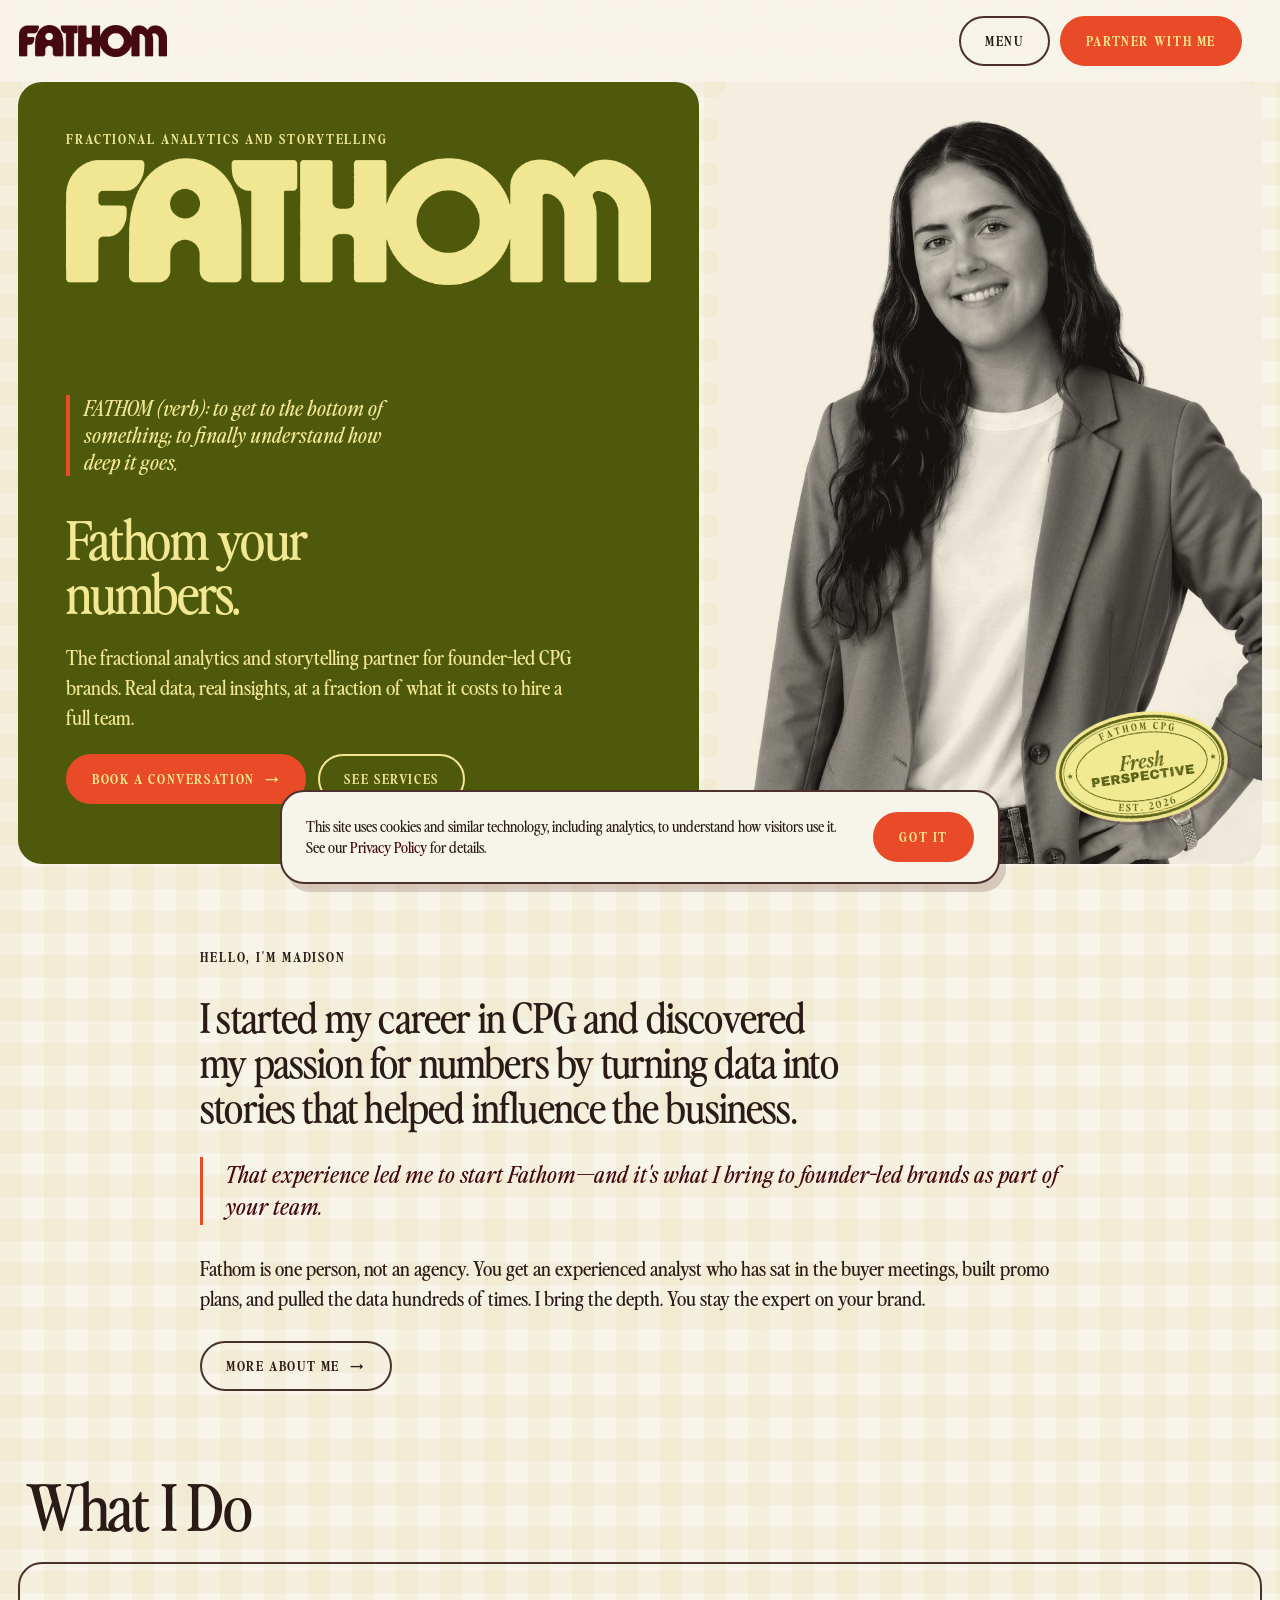
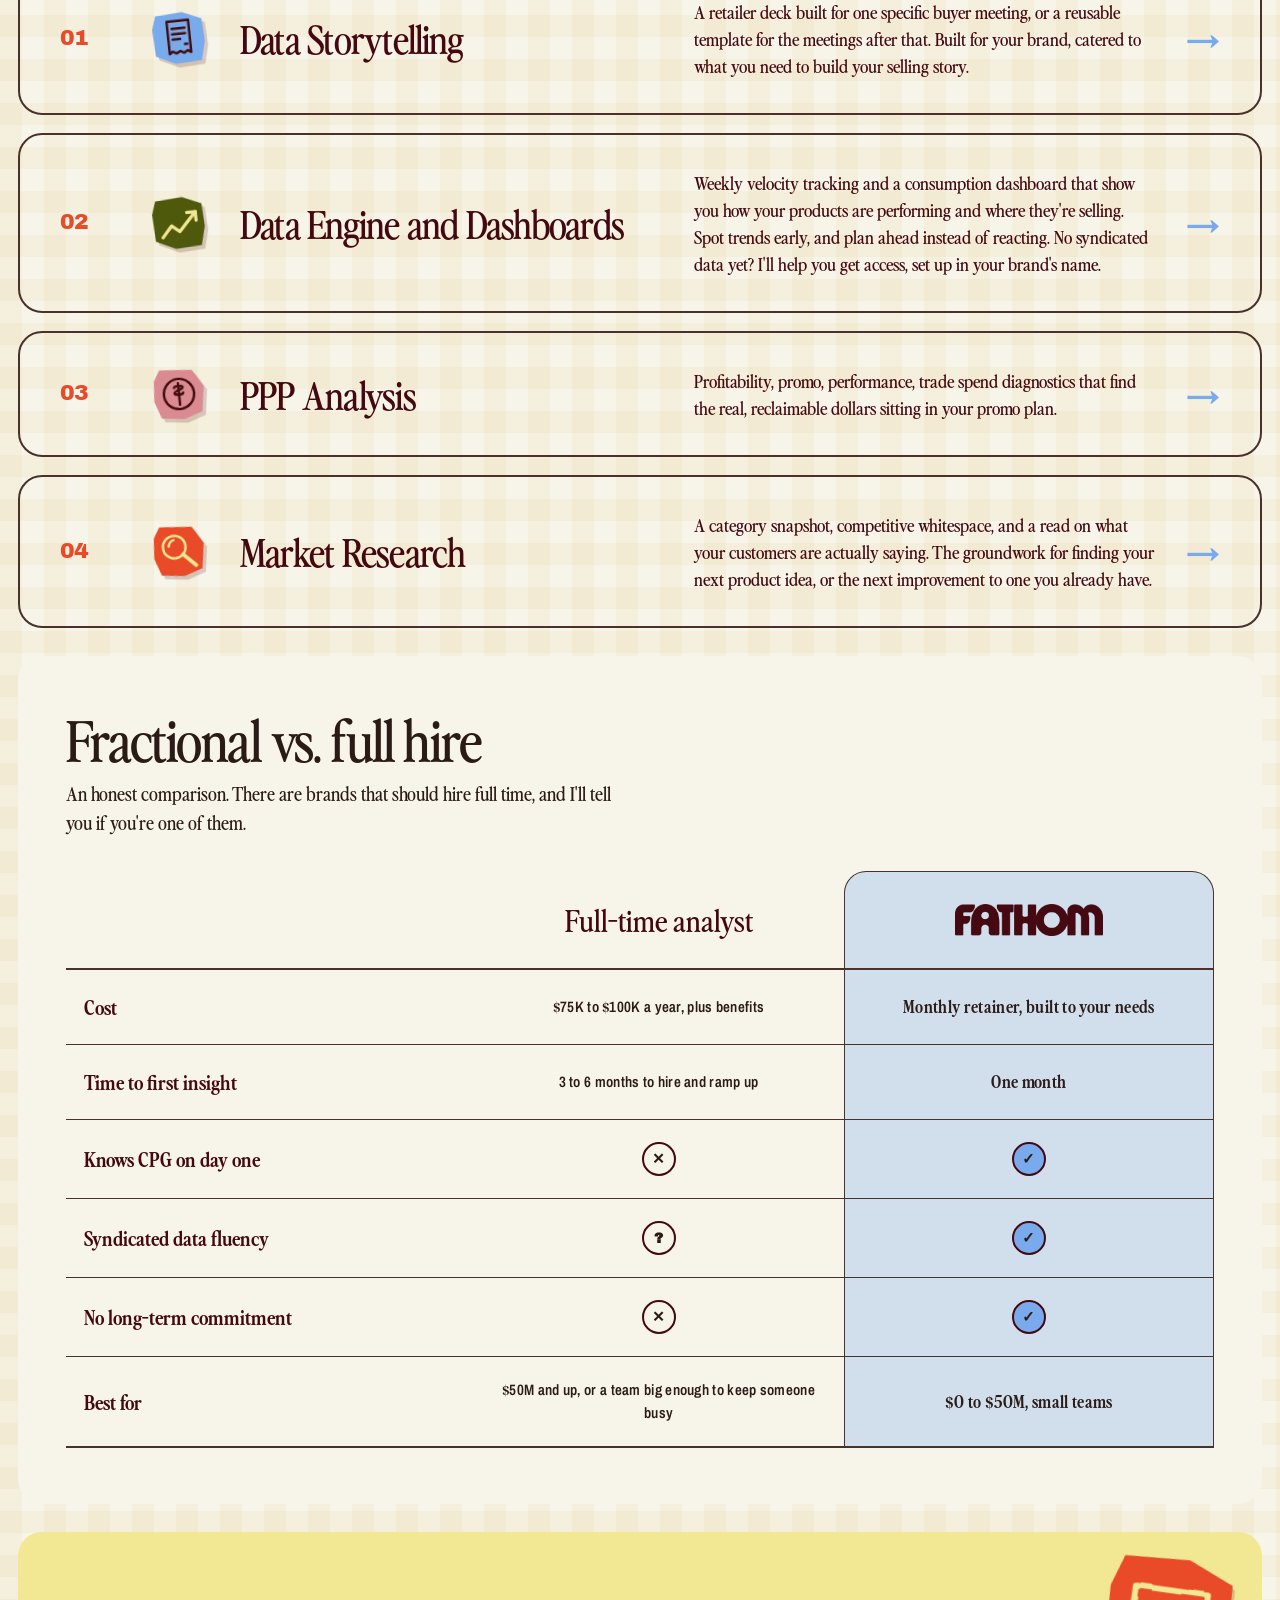
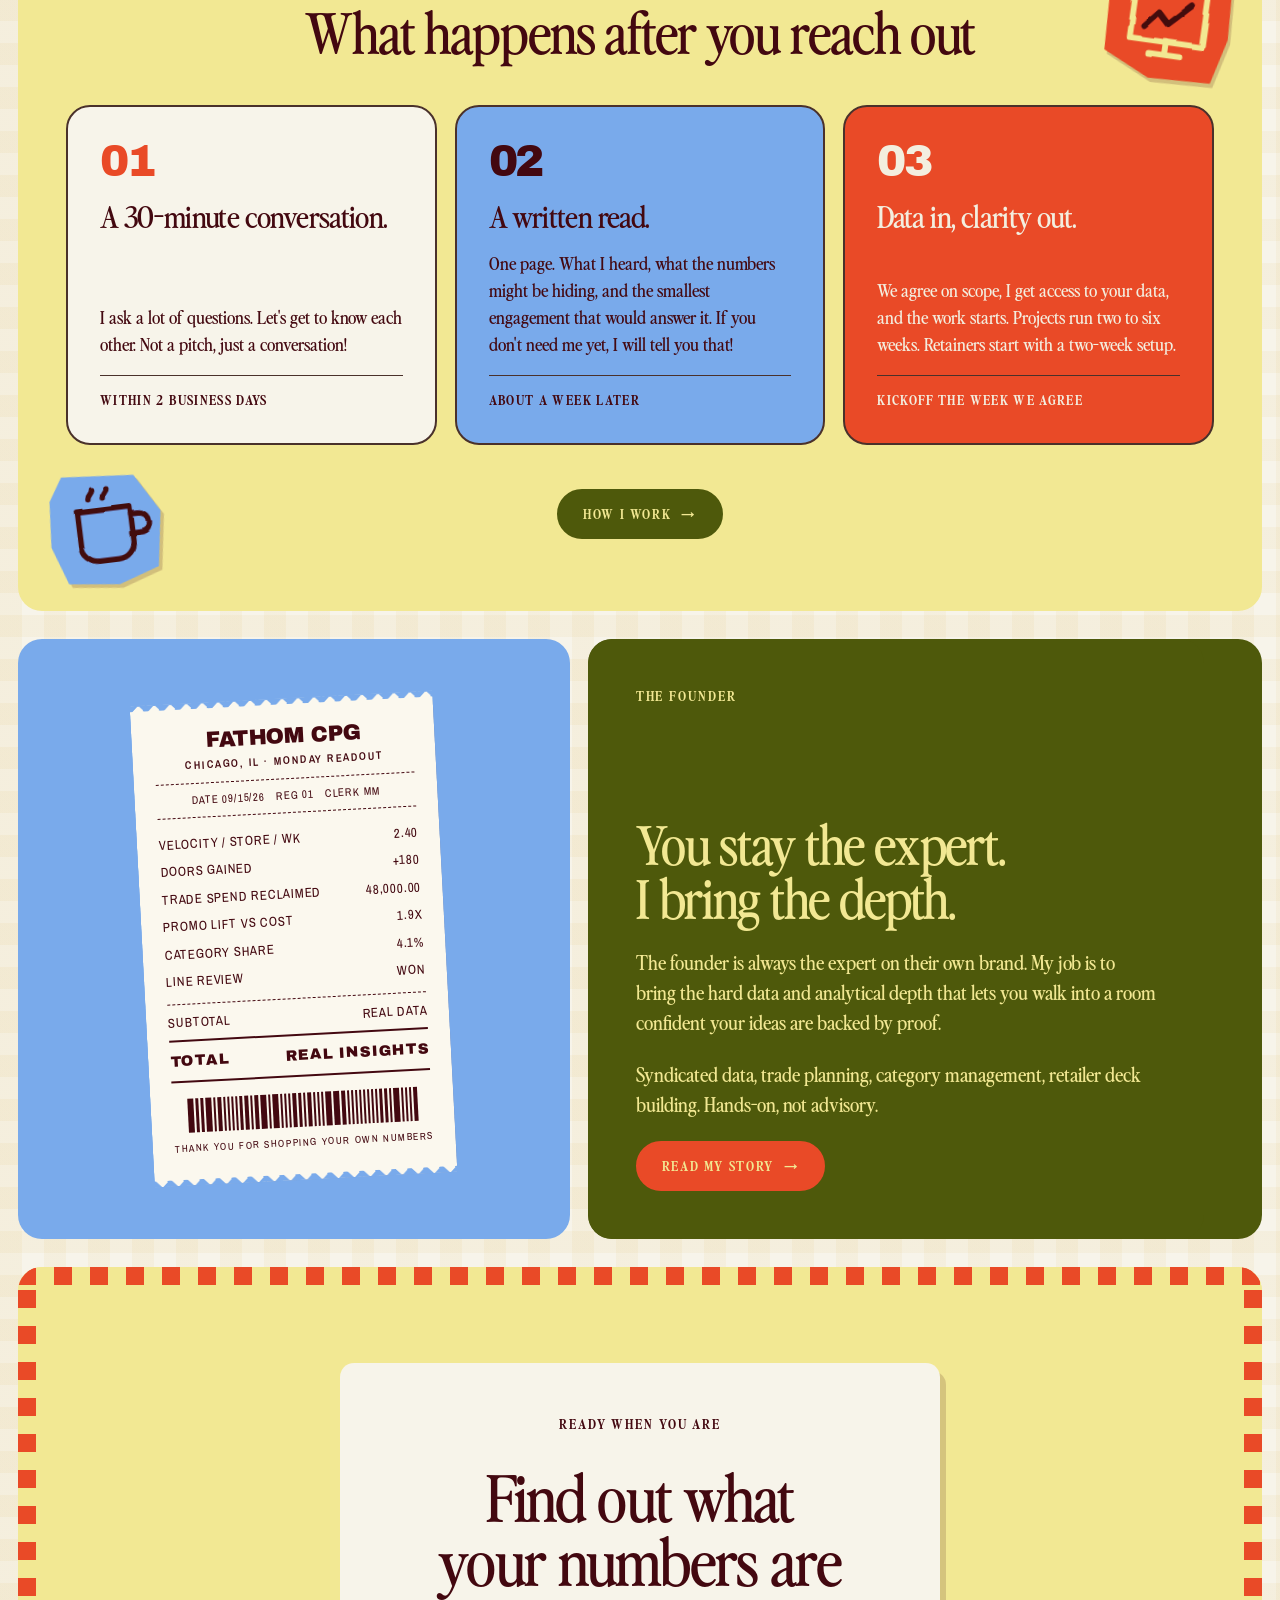
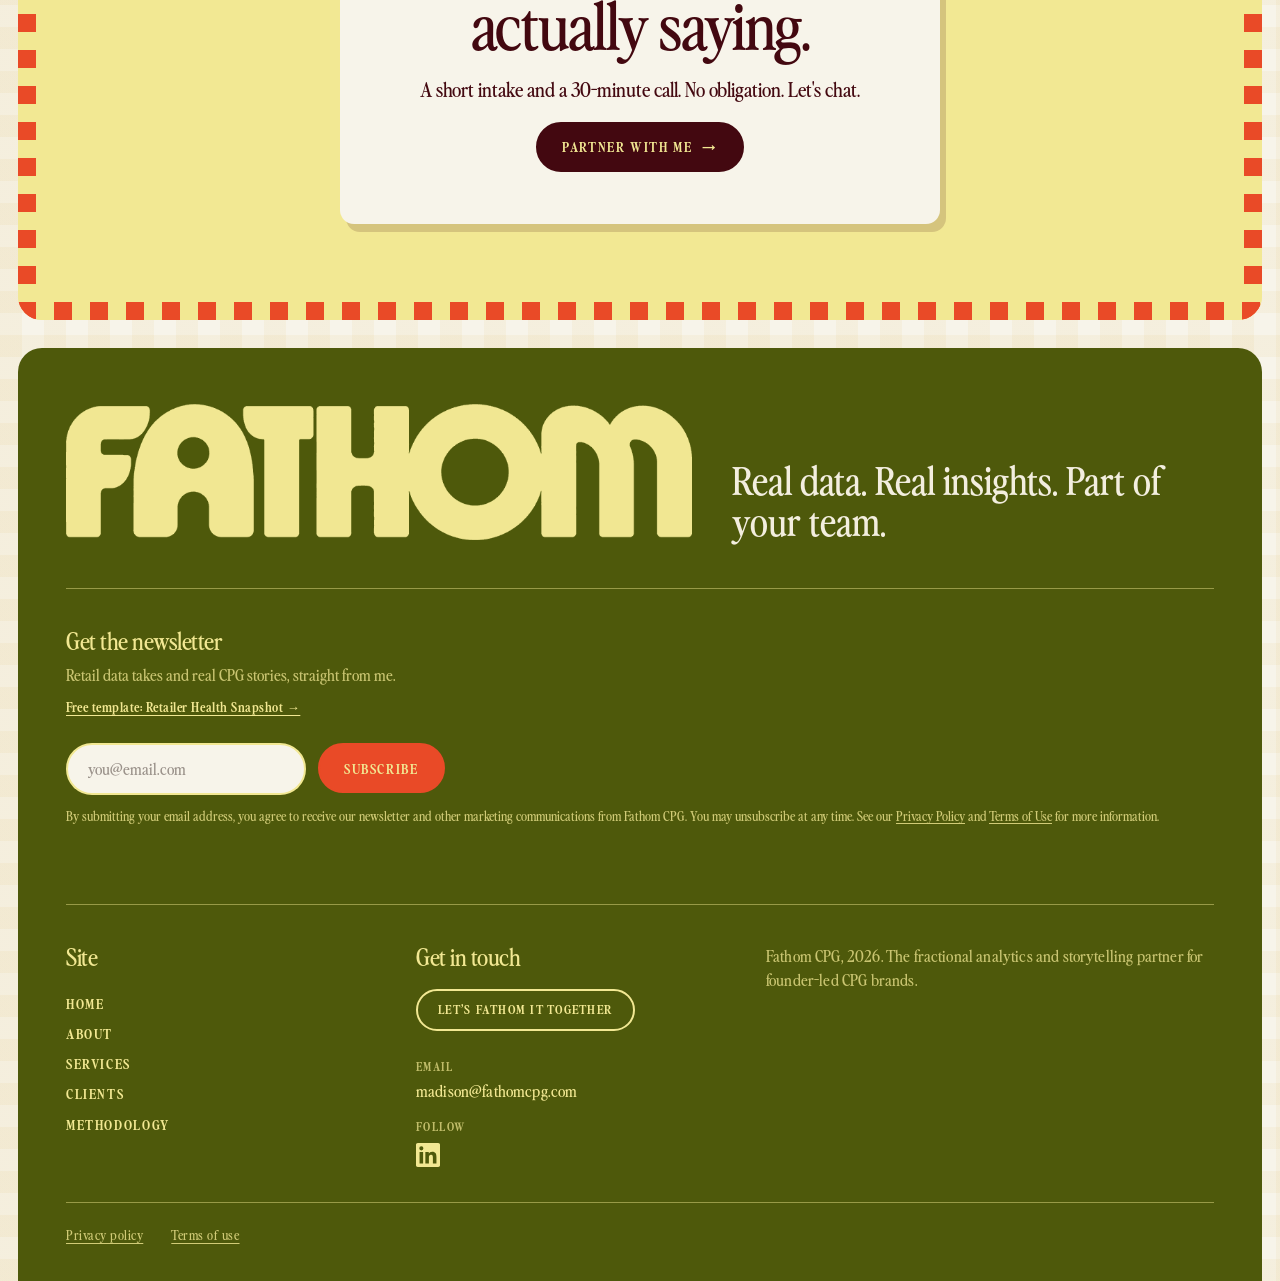
<file: index.html>
<!doctype html>
<html lang="en">
<head>
<meta charset="utf-8">
<meta name="viewport" content="width=device-width,initial-scale=1">
<script async src="https://www.googletagmanager.com/gtag/js?id=G-GGDD84Z0N7"></script>
<script>window.dataLayer=window.dataLayer||[];function gtag(){dataLayer.push(arguments);}gtag('js',new Date());gtag('config','G-GGDD84Z0N7');</script>
<title>Fathom CPG · Fractional Analytics for Founder-Led CPG Brands</title>
<meta name="description" content="Fathom CPG is the fractional analytics and storytelling partner for founder-led CPG brands. Real data. Real insights. Part of your team.">
<link rel="canonical" href="https://fathomcpg.com/">
<meta property="og:title" content="Fathom CPG · Fractional Analytics for Founder-Led CPG Brands"><meta property="og:description" content="Fathom CPG is the fractional analytics and storytelling partner for founder-led CPG brands. Real data. Real insights. Part of your team."><meta property="og:type" content="website"><meta property="og:url" content="https://fathomcpg.com/"><meta property="og:image" content="https://fathomcpg.com/img/og-image.jpg"><meta property="og:image:width" content="1200"><meta property="og:image:height" content="630"><meta name="twitter:card" content="summary_large_image"><meta name="twitter:title" content="Fathom CPG · Fractional Analytics for Founder-Led CPG Brands"><meta name="twitter:description" content="Fathom CPG is the fractional analytics and storytelling partner for founder-led CPG brands. Real data. Real insights. Part of your team."><meta name="twitter:image" content="https://fathomcpg.com/img/og-image.jpg">
<link rel="icon" href="/favicon.svg" type="image/svg+xml">
<link rel="preconnect" href="https://fonts.googleapis.com">
<link rel="preconnect" href="https://fonts.gstatic.com" crossorigin>
<link href="https://fonts.googleapis.com/css2?family=Archivo+Black&family=Archivo+Narrow:wght@500;600;700&family=DM+Serif+Display&display=swap" rel="stylesheet">
<link rel="preload" href="/fonts/PerfectlyNineties-Regular.woff" as="font" type="font/woff" crossorigin>
<link rel="stylesheet" href="/css/site.css">
<script type="application/ld+json">{"@context":"https://schema.org","@type":"ProfessionalService","name":"Fathom CPG","url":"https://fathomcpg.com/","logo":"https://fathomcpg.com/img/logo.png","image":"https://fathomcpg.com/img/madison-bw.jpg","description":"Fractional analytics and storytelling partner for founder-led CPG brands.","email":"madison@fathomcpg.com","areaServed":"US","address":{"@type":"PostalAddress","addressLocality":"Chicago","addressRegion":"IL","addressCountry":"US"},"founder":{"@type":"Person","name":"Madison Marsh"},"sameAs":["https://www.google.com/maps?cid=5379299283778477455"]}</script>
<script>(function(){var h=location.hash.slice(1);if(/^(about|services|clients|stories|method|partner|privacy|terms)$/.test(h))location.replace('/'+(h==='stories'?'clients':h)+'/');})();</script>
</head>
<body>
<svg class="svgdefs" aria-hidden="true"><defs>
  <filter id="hand" x="-10%" y="-10%" width="120%" height="120%"><feTurbulence type="fractalNoise" baseFrequency=".045" numOctaves="2" seed="3" result="n"/><feDisplacementMap in="SourceGraphic" in2="n" scale="2.6" xChannelSelector="R" yChannelSelector="G"/></filter>
  <filter id="cut" x="-2%" y="-8%" width="104%" height="116%"><feTurbulence type="fractalNoise" baseFrequency=".02 .12" numOctaves="2" seed="7" result="t"/><feDisplacementMap in="SourceGraphic" in2="t" scale="5" xChannelSelector="R" yChannelSelector="G"/></filter>
  <pattern id="st" patternUnits="userSpaceOnUse" width="176" height="200"><rect width="176" height="200" fill="#F2E893"/><rect x="0" width="44" height="200" fill="#4A312B"/><rect x="88" width="44" height="200" fill="#4A312B"/></pattern>
</defs></svg>

<header class="top">
  <nav id="nav">
    <a class="pill on" href="/" data-nav="home" aria-current="page">Home</a>
    <a class="pill" href="/about/" data-nav="about">About</a>
    <a class="pill" href="/services/" data-nav="services">Services</a>
    <a class="pill" href="/clients/" data-nav="clients">Clients</a>
    <a class="pill" href="/method/" data-nav="method">Method</a>
  </nav>
  <a class="brand" href="/" aria-label="Fathom CPG home"><span class="logo"></span></a>
  <div class="right">
    <button class="pill burger" id="burger" aria-expanded="false" aria-controls="nav">Menu</button>
    <a class="pill tomato" href="/partner/">Partner with me</a>
  </div>
</header>

<main class="wrap">

<!-- ================= HOME — edit page copy below ================= -->
<div class="page on" data-page="home">
  <section class="split wide">
    <div class="panel olive">
      <div class="head"><span class="label">Fractional analytics and storytelling</span><span class="logo hero-logo" role="img" aria-label="Fathom"></span></div>
      <div class="copy">
        <p class="def">FATHOM (verb): to get to the bottom of something; to finally understand how deep it goes.</p>
        <h1>Fathom your numbers.</h1>
        <p>The fractional analytics and storytelling partner for founder-led CPG brands. Real data, real insights, at a fraction of what it costs to hire a full team.</p>
        <div class="actions"><a class="pill tomato" href="/partner/">Book a conversation <span class="arr">→</span></a><a class="pill" href="/services/">See services</a></div>
      </div>
          </div>
    <div class="panel photo"><img src="/img/madison-bw.jpg" alt="Madison Marsh, founder of Fathom CPG">
      <img class="lbl-stk" src="/img/badge-fresh-perspective.webp" alt="" style="position:absolute;right:26px;bottom:36px;width:240px;transform:rotate(-8deg)">
    </div>
  </section>

  <section class="chapter statement">
    <div class="statement-inner">
      <span class="label">Hello, I'm Madison</span>
      <h2 class="fit-heading"><span class="fit-line">I started my career in CPG and discovered</span> <br class="fit-br">
        <span class="fit-line">my passion for numbers by turning data into</span> <br class="fit-br">
        <span class="fit-line">stories that helped influence the business.</span></h2>
      <p class="statement-accent">That experience led me to start Fathom—and it's what I bring to founder-led brands as part of your team.</p>
      <p>Fathom is one person, not an agency. You get an experienced analyst who has sat in the buyer meetings, built promo plans, and pulled the data hundreds of times. I bring the depth. You stay the expert on your brand.</p>
      <a class="pill" href="/about/">More about me <span class="arr">→</span></a>
    </div>
      </section>

  <section class="chapter">
    <div class="sec-head"><h2>What I Do</h2></div>
    <div class="rows">
      <a class="row" href="/services/"><span class="n">01</span><svg class="stk rowstk blue" viewBox="0 0 100 100" aria-hidden="true"><polygon class="cut" points="10,6 60,3 95,18 97,60 88,95 40,97 4,80 2,30"/><g filter="url(#hand)"><path d="M30 18h40v60l-6-4-7 4-7-4-7 4-7-4-6 4z" class="ink"/><path d="M38 32h24M38 42h24M38 52h14M60 62h4" class="ink"/></g></svg><h3>Data Storytelling</h3><div class="desc"><p>A retailer deck built for one specific buyer meeting, or a reusable template for the meetings after that. Built for your brand, catered to what you need to build your selling story.</p></div><span class="arr">→</span></a>
      <a class="row" href="/services/"><span class="n">02</span><svg class="stk rowstk olive" viewBox="0 0 100 100" aria-hidden="true"><polygon class="cut" points="10,6 60,3 95,18 97,60 88,95 40,97 4,80 2,30"/><g filter="url(#hand)"><path d="M18 74l18-20 14 12 32-34" class="ink" style="stroke-width:6"/><path d="M66 32h16v16" class="ink" style="stroke-width:6"/></g></svg><h3>Data Engine and Dashboards</h3><div class="desc"><p>Weekly velocity tracking and a consumption dashboard that show you how your products are performing and where they're selling. Spot trends early, and plan ahead instead of reacting. No syndicated data yet? I'll help you get access, set up in your brand's name.</p></div><span class="arr">→</span></a>
      <a class="row" href="/services/"><span class="n">03</span><svg class="stk rowstk pink" viewBox="0 0 100 100" aria-hidden="true"><polygon class="cut" points="18,3 78,8 97,40 90,86 56,97 14,92 3,60 6,22"/><g filter="url(#hand)"><circle cx="50" cy="50" r="28" class="ink"/><path d="M50 30v40M42 38c0-4 16-4 16 0s-16 6-16 10 16 4 16 0" class="ink"/></g></svg><h3>PPP Analysis</h3><div class="desc"><p>Profitability, promo, performance, trade spend diagnostics that find the real, reclaimable dollars sitting in your promo plan.</p></div><span class="arr">→</span></a>
      <a class="row" href="/services/"><span class="n">04</span><svg class="stk rowstk tomato" viewBox="0 0 100 100" aria-hidden="true"><polygon class="cut" points="18,3 78,8 97,40 90,86 56,97 14,92 3,60 6,22"/><g filter="url(#hand)"><circle cx="42" cy="42" r="21" class="ink"/><path d="M57 57l22 22" class="ink" style="stroke-width:7"/><path d="M32 40c1-6 5-10 10-11" class="ink"/></g></svg><h3>Market Research</h3><div class="desc"><p>A category snapshot, competitive whitespace, and a read on what your customers are actually saying. The groundwork for finding your next product idea, or the next improvement to one you already have.</p></div><span class="arr">→</span></a>
    </div>
  </section>

  <section class="compare panel">
    <h2>Fractional vs. full hire</h2>
    <p class="intro">An honest comparison. There are brands that should hire full time, and I'll tell you if you're one of them.</p>
<div class="ftable"><div class="hd"></div><div class="hd">Full-time analyst</div><div class="hd me"><span class="logo" role="img" aria-label="Fathom"></span></div><div class="rowlab"><span>Cost</span></div><div class="val"><span><span class="usd">$</span>75K to <span class="usd">$</span>100K a year, plus benefits</span></div><div class="val me"><span>Monthly retainer, built to your needs</span></div><div class="rowlab"><span>Time to first insight</span></div><div class="val"><span>3 to 6 months to hire and ramp up</span></div><div class="val me"><span>One month</span></div><div class="rowlab"><span>Knows CPG on day one</span></div><div class="val"><span><span class="nx">✕</span></span></div><div class="val me"><span><span class="ck">✓</span></span></div><div class="rowlab"><span>Syndicated data fluency</span></div><div class="val"><span><span class="nx">?</span></span></div><div class="val me"><span><span class="ck">✓</span></span></div><div class="rowlab"><span>No long-term commitment</span></div><div class="val"><span><span class="nx">✕</span></span></div><div class="val me"><span><span class="ck">✓</span></span></div><div class="rowlab last"><span>Best for</span></div><div class="val last"><span><span class="usd">$</span>50M and up, or a team big enough to keep someone busy</span></div><div class="val me last"><span><span class="usd">$</span>0 to <span class="usd">$</span>50M, small teams</span></div></div>
  </section>

  <section class="striped chapter">
    <svg class="stk tomato" viewBox="0 0 100 100" aria-hidden="true" style="position:absolute;right:28px;top:22px;width:130px;transform:rotate(8deg)"><polygon class="cut" points="10,6 60,3 95,18 97,60 88,95 40,97 4,80 2,30"/><g filter="url(#hand)"><path d="M22 28h56v40H22z" class="ink"/><path d="M50 68v10M38 78h24" class="ink"/><path d="M32 58l10-12 8 8 16-16" class="ink hot"/></g></svg>
    <svg class="stk blue" viewBox="0 0 100 100" aria-hidden="true" style="position:absolute;left:28px;bottom:22px;width:120px;transform:rotate(-7deg)"><polygon class="cut" points="18,3 78,8 97,40 90,86 56,97 14,92 3,60 6,22"/><g filter="url(#hand)"><path d="M28 34h44v28c0 8-6 14-14 14H42c-8 0-14-6-14-14z" class="ink"/><path d="M72 40h6c6 0 8 4 8 8s-2 8-8 8h-6" class="ink"/><path d="M38 24c0-4 4-4 4-8M50 24c0-4 4-4 4-8" class="ink"/></g></svg>
    <div class="inner">
      <div><h2>What happens after you reach out</h2></div>
      <div class="cards">
        <div class="card"><span class="step-n">01</span><h3>A 30-minute conversation.</h3><p>I ask a lot of questions. Let's get to know each other. Not a pitch, just a conversation!</p><span class="when">Within 2 business days</span></div>
        <div class="card"><span class="step-n">02</span><h3>A written read.</h3><p>One page. What I heard, what the numbers might be hiding, and the smallest engagement that would answer it. If you don't need me yet, I will tell you that!</p><span class="when">About a week later</span></div>
        <div class="card"><span class="step-n">03</span><h3>Data in, clarity out.</h3><p>We agree on scope, I get access to your data, and the work starts. Projects run two to six weeks. Retainers start with a two-week setup.</p><span class="when">Kickoff the week we agree</span></div>
      </div>
      <a class="pill olive" href="/method/">How I work <span class="arr">→</span></a>
    </div>
  </section>


  <section class="split narrow chapter">
    <div class="panel receiptbg"><div class="rcpt" aria-hidden="true">
  <div class="rtop">FATHOM CPG<br><small>CHICAGO, IL · MONDAY READOUT</small></div>
  <div class="rmeta">DATE 09/15/26 &nbsp; REG 01 &nbsp; CLERK MM</div>
  <table><tr><td>VELOCITY / STORE / WK</td><td>2.40</td></tr><tr><td>DOORS GAINED</td><td>+180</td></tr><tr><td>TRADE SPEND RECLAIMED</td><td>48,000.00</td></tr><tr><td>PROMO LIFT VS COST</td><td>1.9X</td></tr><tr><td>CATEGORY SHARE</td><td>4.1%</td></tr><tr><td>LINE REVIEW</td><td>WON</td></tr></table>
  <div class="rsub"><span>SUBTOTAL</span><span>REAL DATA</span></div>
  <div class="rtot"><span>TOTAL</span><span>REAL INSIGHTS</span></div>
  <div class="rbar"><i style="width:6px"></i><i style="width:3px"></i><i style="width:3px"></i><i style="width:6px"></i><i style="width:2px"></i><i style="width:4px"></i><i style="width:2px"></i><i style="width:2px"></i><i style="width:2px"></i><i style="width:2px"></i><i style="width:3px"></i><i style="width:4px"></i><i style="width:2px"></i><i style="width:4px"></i><i style="width:6px"></i><i style="width:2px"></i><i style="width:6px"></i><i style="width:2px"></i><i style="width:2px"></i><i style="width:2px"></i><i style="width:4px"></i><i style="width:3px"></i><i style="width:2px"></i><i style="width:4px"></i><i style="width:2px"></i><i style="width:2px"></i><i style="width:2px"></i><i style="width:6px"></i><i style="width:6px"></i><i style="width:4px"></i><i style="width:2px"></i><i style="width:2px"></i><i style="width:2px"></i><i style="width:2px"></i><i style="width:2px"></i><i style="width:2px"></i><i style="width:2px"></i><i style="width:2px"></i><i style="width:3px"></i><i style="width:3px"></i><i style="width:2px"></i><i style="width:6px"></i><i style="width:2px"></i><i style="width:2px"></i><i style="width:2px"></i><i style="width:4px"></i></div>
  <div class="rthx">THANK YOU FOR SHOPPING YOUR OWN NUMBERS</div>
</div></div>
    <div class="panel gingham-panel"><div class="inner">
      <div class="head"><span class="label">The founder</span></div>
      <div class="copy">
        <h2>You stay the expert. I bring the depth.</h2>
        <p>The founder is always the expert on their own brand. My job is to bring the hard data and analytical depth that lets you walk into a room confident your ideas are backed by proof.</p>
        <p>Syndicated data, trade planning, category management, retailer deck building. Hands-on, not advisory.</p>
        <div class="actions"><a class="pill tomato" href="/about/">Read my story <span class="arr">→</span></a></div>
      </div>
    </div></div>
  </section>



  <section class="chapter cta panel pattern-cta ticket-cta">
    <div class="ctacard">
    <span class="label">Ready when you are</span>
    <h2>Find out what your numbers are actually saying.</h2>
    <p>A short intake and a 30-minute call. No obligation. Let's chat.</p>
    <div class="actions"><a class="pill solid" href="/partner/">Partner with me <span class="arr">→</span></a></div>
    </div>
  </section>
</div>
<div class="scallop" aria-hidden="true"></div>

<footer class="foot">
  <div class="foot-top">
    <div class="logo" role="img" aria-label="Fathom CPG"></div>
    <p class="line">Real data. Real insights. Part of your team.</p>
  </div>
  <div class="foot-news">
    <div><h4>Get the newsletter</h4><p>Retail data takes and real CPG stories, straight from me.</p><a href="/retailer-health-snapshot/" class="rh-link">Free template: Retailer Health Snapshot →</a></div>
    <form name="newsletter" method="POST" action="/" data-netlify="true" netlify-honeypot="company" class="news-form">
      <input type="hidden" name="form-name" value="newsletter">
      <p style="display:none"><label>Company <input name="company" tabindex="-1" autocomplete="off"></label></p>
      <input type="email" name="email" placeholder="you@email.com" aria-label="Email address" autocomplete="email" required>
      <button type="submit" class="pill tomato">Subscribe</button>
      <p class="news-consent">By submitting your email address, you agree to receive our newsletter and other marketing communications from Fathom CPG. You may unsubscribe at any time. See our <a href="/privacy/">Privacy Policy</a> and <a href="/terms/">Terms of Use</a> for more information.</p>
      <p class="news-msg" role="status" aria-live="polite"></p>
    </form>
  </div>
  <div class="foot-cols">
    <div><h4>Site</h4><a href="/">Home</a><a href="/about/">About</a><a href="/services/">Services</a><a href="/clients/">Clients</a><a href="/method/">Methodology</a></div>
    <div><h4>Get in touch</h4><a class="pill" href="/partner/">Let’s fathom it together</a><span class="sub">Email</span><a class="mail" href="mailto:madison@fathomcpg.com">madison@fathomcpg.com</a><span class="sub">Follow</span><a class="social" href="https://www.linkedin.com/company/fathom-cpg/" target="_blank" rel="noopener noreferrer" aria-label="Fathom CPG on LinkedIn"><svg viewBox="0 0 24 24" width="18" height="18" aria-hidden="true" focusable="false"><path fill="currentColor" d="M20.447 20.452h-3.554v-5.569c0-1.328-.027-3.037-1.852-3.037-1.853 0-2.136 1.445-2.136 2.939v5.667H9.351V9h3.414v1.561h.046c.477-.9 1.637-1.85 3.37-1.85 3.601 0 4.267 2.37 4.267 5.455v6.286zM5.337 7.433a2.062 2.062 0 01-2.063-2.065 2.064 2.064 0 112.063 2.065zm1.782 13.019H3.555V9h3.564v11.452zM22.225 0H1.771C.792 0 0 .774 0 1.729v20.542C0 23.227.792 24 1.771 24h20.451C23.2 24 24 23.227 24 22.271V1.729C24 .774 23.2 0 22.222 0h.003z"/></svg></a></div>
    <div><span class="dim">Fathom CPG, 2026. The fractional analytics and storytelling partner for founder-led CPG brands.</span></div>
  </div>
<div class="foot-legal"><a href="/privacy/">Privacy policy</a><a href="/terms/">Terms of use</a></div>
</footer>

</main>

<script src="/js/site.js"></script>
</body>
</html>
</file>
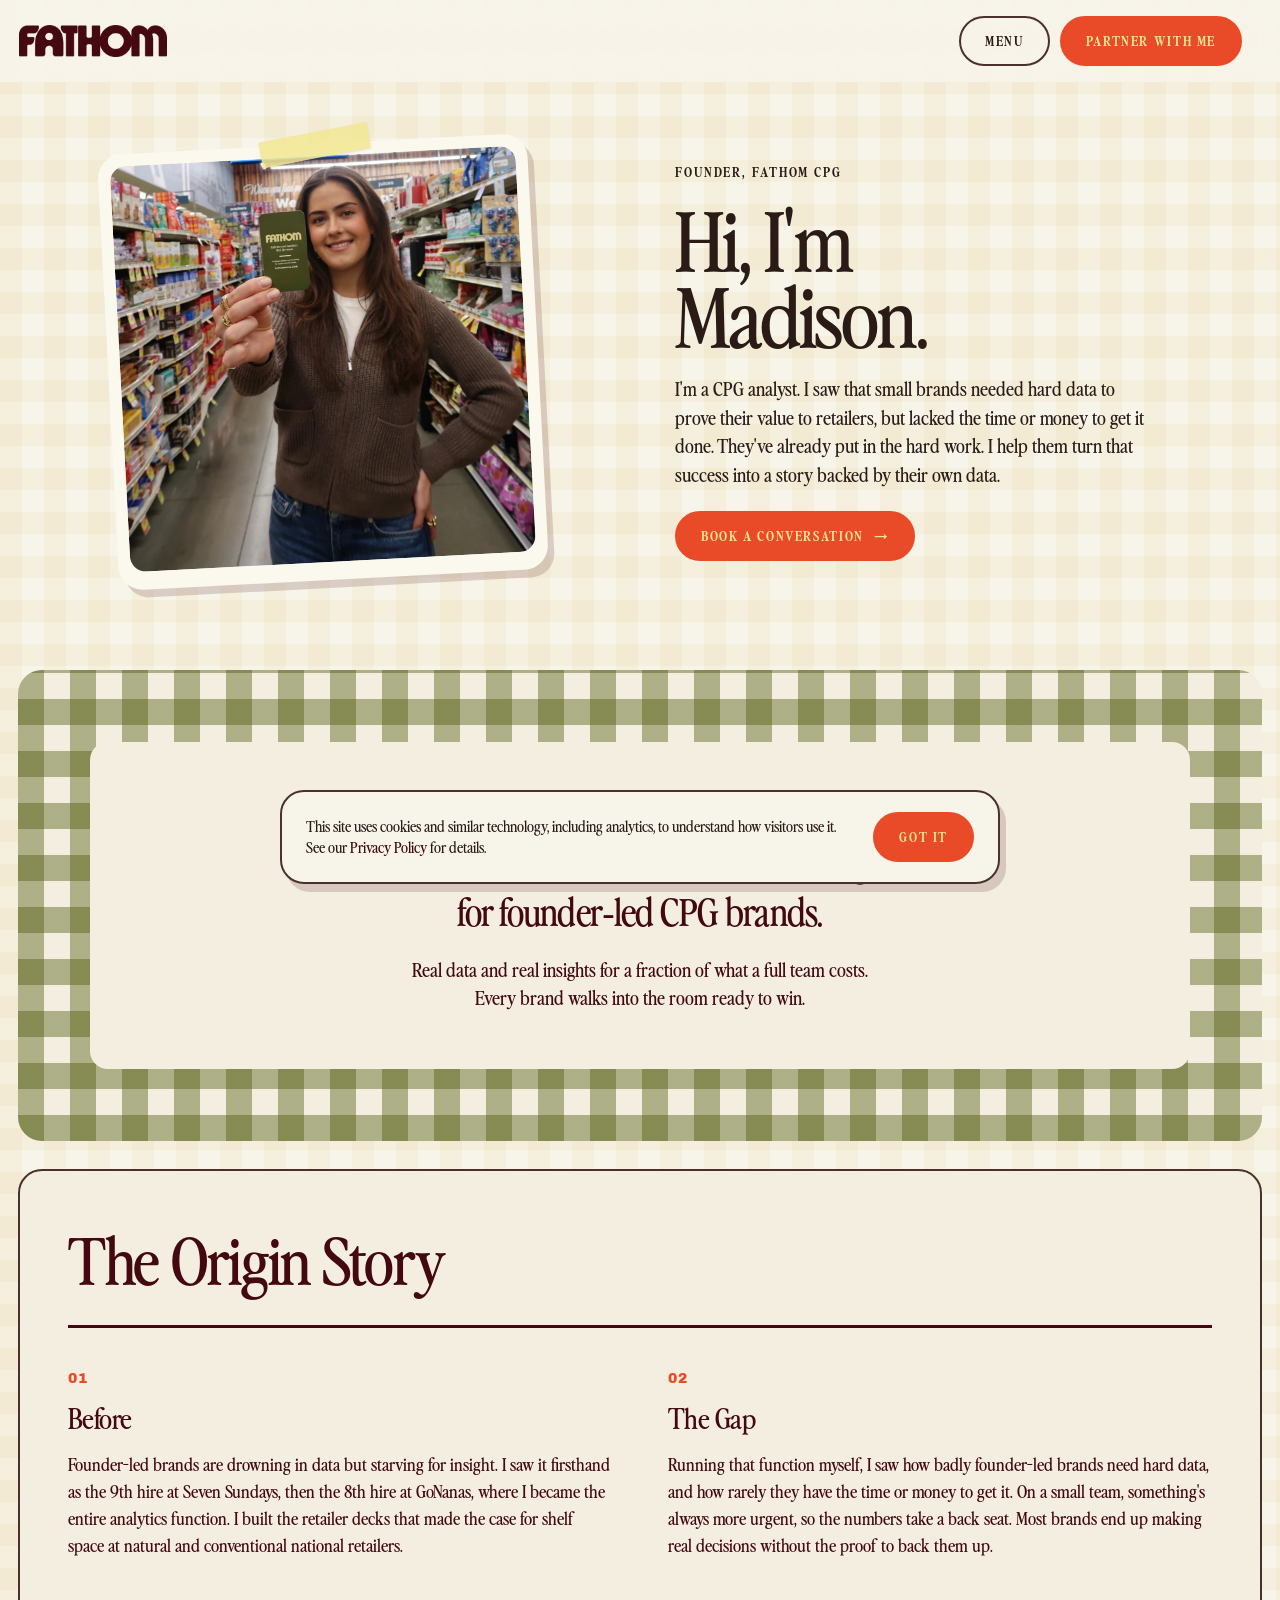
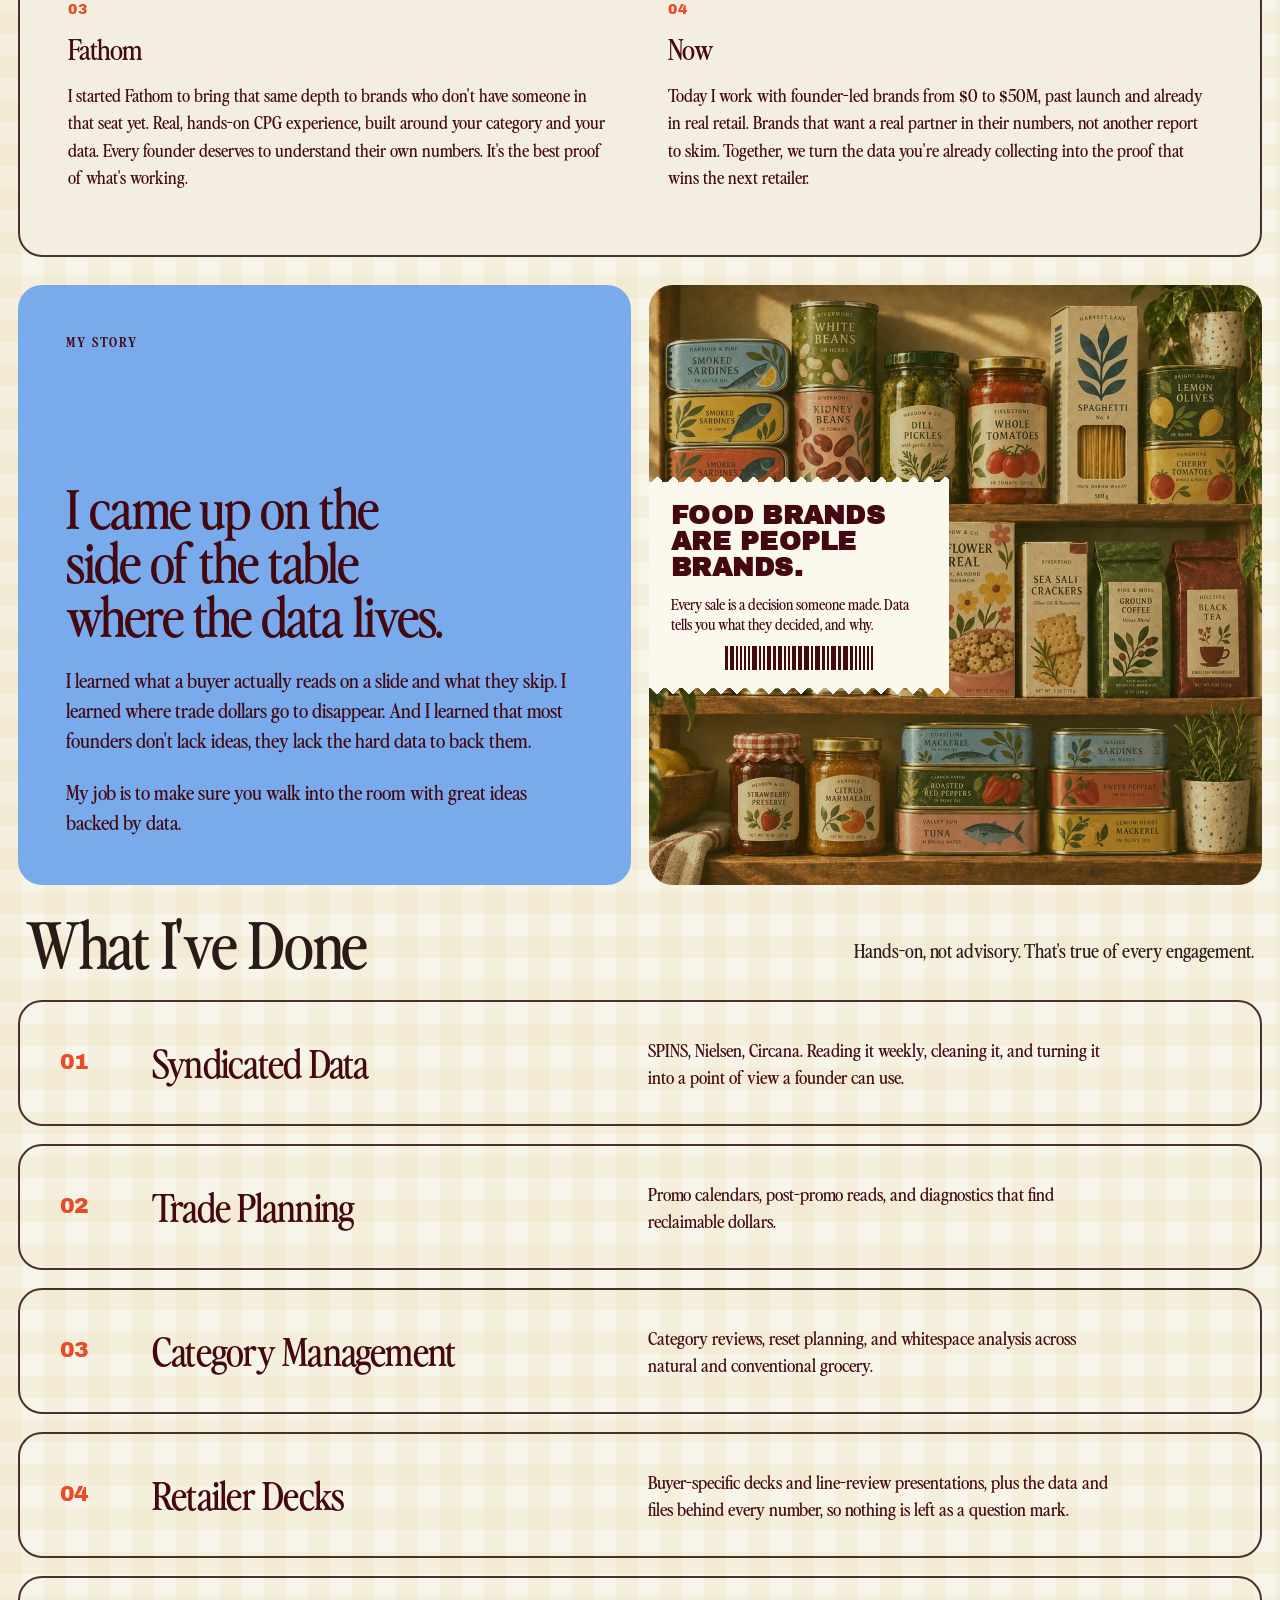
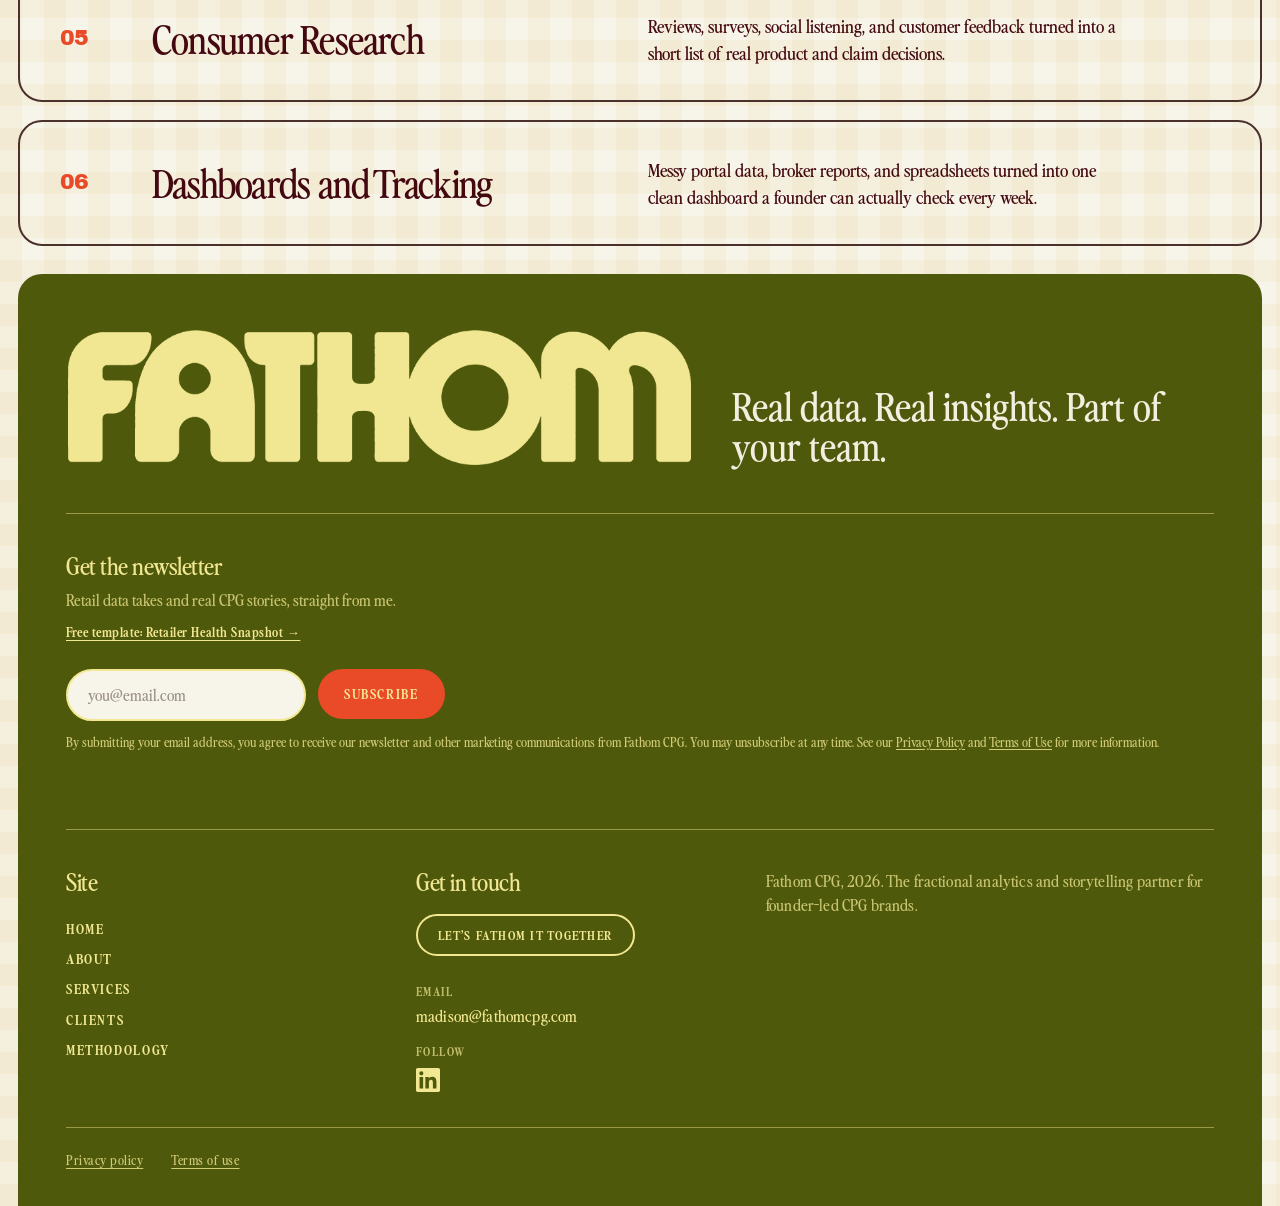
<file: about/index.html>
<!doctype html>
<html lang="en">
<head>
<meta charset="utf-8">
<meta name="viewport" content="width=device-width,initial-scale=1">
<script async src="https://www.googletagmanager.com/gtag/js?id=G-GGDD84Z0N7"></script>
<script>window.dataLayer=window.dataLayer||[];function gtag(){dataLayer.push(arguments);}gtag('js',new Date());gtag('config','G-GGDD84Z0N7');</script>
<title>About · Fathom CPG</title>
<meta name="description" content="Meet Madison Marsh, founder of Fathom CPG, and the mission behind the fractional analytics partner for founder-led CPG brands.">
<link rel="canonical" href="https://fathomcpg.com/about/">
<meta property="og:title" content="About · Fathom CPG"><meta property="og:description" content="Meet Madison Marsh, founder of Fathom CPG, and the mission behind the fractional analytics partner for founder-led CPG brands."><meta property="og:type" content="website"><meta property="og:url" content="https://fathomcpg.com/about/"><meta property="og:image" content="https://fathomcpg.com/img/og-image.jpg"><meta property="og:image:width" content="1200"><meta property="og:image:height" content="630"><meta name="twitter:card" content="summary_large_image"><meta name="twitter:title" content="About · Fathom CPG"><meta name="twitter:description" content="Meet Madison Marsh, founder of Fathom CPG, and the mission behind the fractional analytics partner for founder-led CPG brands."><meta name="twitter:image" content="https://fathomcpg.com/img/og-image.jpg">
<link rel="icon" href="/favicon.svg" type="image/svg+xml">
<link rel="preconnect" href="https://fonts.googleapis.com">
<link rel="preconnect" href="https://fonts.gstatic.com" crossorigin>
<link href="https://fonts.googleapis.com/css2?family=Archivo+Black&family=Archivo+Narrow:wght@500;600;700&family=DM+Serif+Display&display=swap" rel="stylesheet">
<link rel="preload" href="/fonts/PerfectlyNineties-Regular.woff" as="font" type="font/woff" crossorigin>
<link rel="stylesheet" href="/css/site.css">
<script type="application/ld+json">{"@context":"https://schema.org","@type":"Person","name":"Madison Marsh","jobTitle":"Founder","url":"https://fathomcpg.com/about/","image":"https://fathomcpg.com/img/madison-bw.jpg","description":"CPG analyst and founder of Fathom CPG, a fractional analytics and storytelling partner for founder-led CPG brands.","worksFor":{"@type":"Organization","name":"Fathom CPG","url":"https://fathomcpg.com/"}}</script>

</head>
<body>
<svg class="svgdefs" aria-hidden="true"><defs>
  <filter id="hand" x="-10%" y="-10%" width="120%" height="120%"><feTurbulence type="fractalNoise" baseFrequency=".045" numOctaves="2" seed="3" result="n"/><feDisplacementMap in="SourceGraphic" in2="n" scale="2.6" xChannelSelector="R" yChannelSelector="G"/></filter>
  <filter id="cut" x="-2%" y="-8%" width="104%" height="116%"><feTurbulence type="fractalNoise" baseFrequency=".02 .12" numOctaves="2" seed="7" result="t"/><feDisplacementMap in="SourceGraphic" in2="t" scale="5" xChannelSelector="R" yChannelSelector="G"/></filter>
  <pattern id="st" patternUnits="userSpaceOnUse" width="176" height="200"><rect width="176" height="200" fill="#F2E893"/><rect x="0" width="44" height="200" fill="#4A312B"/><rect x="88" width="44" height="200" fill="#4A312B"/></pattern>
</defs></svg>

<header class="top">
  <nav id="nav">
    <a class="pill" href="/" data-nav="home">Home</a>
    <a class="pill on" href="/about/" data-nav="about" aria-current="page">About</a>
    <a class="pill" href="/services/" data-nav="services">Services</a>
    <a class="pill" href="/clients/" data-nav="clients">Clients</a>
    <a class="pill" href="/method/" data-nav="method">Method</a>
  </nav>
  <a class="brand" href="/" aria-label="Fathom CPG home"><span class="logo"></span></a>
  <div class="right">
    <button class="pill burger" id="burger" aria-expanded="false" aria-controls="nav">Menu</button>
    <a class="pill tomato" href="/partner/">Partner with me</a>
  </div>
</header>

<main class="wrap">

<!-- ================= ABOUT — edit page copy below ================= -->
<div class="page on" data-page="about">
  <section class="ahero">
    <div class="polas">
      <div class="pola solo" style="--rr:-3deg"><i class="tape" style="left:38%;top:-12px"></i><img src="/img/madison-aisle.webp" alt="Madison Marsh holding a Fathom CPG card in a grocery aisle"></div>
    </div>
    <div class="acopy">
      <img class="acopy-photo" src="/img/madison-bw.jpg" alt="Madison Marsh, founder of Fathom CPG">
      <span class="label">Founder, Fathom CPG</span>
      <h1>Hi, I'm <br>Madison.</h1>
      <p>I'm a CPG analyst. I saw that small brands needed hard data to prove their value to retailers, but lacked the time or money to get it done. They've already put in the hard work. I help them turn that success into a story backed by their own data.</p>
      <a class="pill tomato" href="/partner/">Book a conversation <span class="arr">→</span></a>
    </div>
  </section>

  <section class="gingham chapter">
    <div class="inner">
      <span class="label">Mission</span>
      <h2 class="mission">Fractional analytics and storytelling for founder&#8209;led CPG brands.</h2>
      <p class="mission-sub">Real data and real insights for a fraction of what a full team costs. Every brand walks into the room ready to win.</p>
    </div>
  </section>

  <section class="timeline panel cream outline">
    <h2>The Origin Story</h2>
    <div class="rule"></div>
    <div class="cols">
      <div><h3><small>01</small>Before</h3><p>Founder-led brands are drowning in data but starving for insight. I saw it firsthand as the 9th hire at Seven Sundays, then the 8th hire at GoNanas, where I became the entire analytics function. I built the retailer decks that made the case for shelf space at natural and conventional national retailers.</p></div>
      <div><h3><small>02</small>The Gap</h3><p>Running that function myself, I saw how badly founder-led brands need hard data, and how rarely they have the time or money to get it. On a small team, something's always more urgent, so the numbers take a back seat. Most brands end up making real decisions without the proof to back them up.</p></div>
      <div><h3><small>03</small>Fathom</h3><p>I started Fathom to bring that same depth to brands who don't have someone in that seat yet. Real, hands-on CPG experience, built around your category and your data. Every founder deserves to understand their own numbers. It's the best proof of what's working.</p></div>
      <div><h3><small>04</small>Now</h3><p>Today I work with founder-led brands from <span class="usd">$</span>0 to <span class="usd">$</span>50M, past launch and already in real retail. Brands that want a real partner in their numbers, not another report to skim. Together, we turn the data you're already collecting into the proof that wins the next retailer.</p></div>
    </div>
  </section>

  <section class="split">
    <div class="panel blue">
      <div class="head"><span class="label">My story</span></div>
      <div class="copy">
        <h2>I came up on the side of the table where the data lives.</h2>
        <p>I learned what a buyer actually reads on a slide and what they skip. I learned where trade dollars go to disappear. And I learned that most founders don't lack ideas, they lack the hard data to back them.</p>
        <p>My job is to make sure you walk into the room with great ideas backed by data.</p>
      </div>
    </div>
    <div class="panel photoband" style="background-image:url(/img/pantry-shelf.webp)">
      <div class="rc" style="--rr:0deg">
        <div class="rbig">Food brands<br>are people<br>brands.</div>
        <p class="rsmall">Every sale is a decision someone made. Data tells you what they decided, and why.</p><div class="bar" style="height:24px"><i style="width:3px"></i><i style="width:4px"></i><i style="width:2px"></i><i style="width:2px"></i><i style="width:2px"></i><i style="width:2px"></i><i style="width:5px"></i><i style="width:2px"></i><i style="width:2px"></i><i style="width:4px"></i><i style="width:3px"></i><i style="width:4px"></i><i style="width:2px"></i><i style="width:2px"></i><i style="width:4px"></i><i style="width:4px"></i><i style="width:5px"></i><i style="width:2px"></i><i style="width:5px"></i><i style="width:3px"></i><i style="width:2px"></i><i style="width:5px"></i><i style="width:3px"></i><i style="width:5px"></i><i style="width:3px"></i><i style="width:2px"></i><i style="width:2px"></i><i style="width:2px"></i><i style="width:2px"></i><i style="width:2px"></i></div>
      </div>
    </div>
  </section>

  <section class="chapter">
    <div class="sec-head"><h2>What I've Done</h2><p>Hands-on, not advisory. That's true of every engagement.</p></div>
    <div class="rows">
      <div class="row"><span class="n">01</span><h3>Syndicated Data</h3><div class="desc"><p>SPINS, Nielsen, Circana. Reading it weekly, cleaning it, and turning it into a point of view a founder can use.</p></div><span class="arr"></span></div>
      <div class="row"><span class="n">02</span><h3>Trade Planning</h3><div class="desc"><p>Promo calendars, post-promo reads, and diagnostics that find reclaimable dollars.</p></div><span class="arr"></span></div>
      <div class="row"><span class="n">03</span><h3>Category Management</h3><div class="desc"><p>Category reviews, reset planning, and whitespace analysis across natural and conventional grocery.</p></div><span class="arr"></span></div>
      <div class="row"><span class="n">04</span><h3>Retailer Decks</h3><div class="desc"><p>Buyer-specific decks and line-review presentations, plus the data and files behind every number, so nothing is left as a question mark.</p></div><span class="arr"></span></div>
      <div class="row"><span class="n">05</span><h3>Consumer Research</h3><div class="desc"><p>Reviews, surveys, social listening, and customer feedback turned into a short list of real product and claim decisions.</p></div><span class="arr"></span></div>
      <div class="row"><span class="n">06</span><h3>Dashboards and Tracking</h3><div class="desc"><p>Messy portal data, broker reports, and spreadsheets turned into one clean dashboard a founder can actually check every week.</p></div><span class="arr"></span></div>
    </div>
  </section>



</div>
<div class="scallop" aria-hidden="true"></div>

<footer class="foot">
  <div class="foot-top">
    <div class="logo" role="img" aria-label="Fathom CPG"></div>
    <p class="line">Real data. Real insights. Part of your team.</p>
  </div>
  <div class="foot-news">
    <div><h4>Get the newsletter</h4><p>Retail data takes and real CPG stories, straight from me.</p><a href="/retailer-health-snapshot/" class="rh-link">Free template: Retailer Health Snapshot →</a></div>
    <form name="newsletter" method="POST" action="/" data-netlify="true" netlify-honeypot="company" class="news-form">
      <input type="hidden" name="form-name" value="newsletter">
      <p style="display:none"><label>Company <input name="company" tabindex="-1" autocomplete="off"></label></p>
      <input type="email" name="email" placeholder="you@email.com" aria-label="Email address" autocomplete="email" required>
      <button type="submit" class="pill tomato">Subscribe</button>
      <p class="news-consent">By submitting your email address, you agree to receive our newsletter and other marketing communications from Fathom CPG. You may unsubscribe at any time. See our <a href="/privacy/">Privacy Policy</a> and <a href="/terms/">Terms of Use</a> for more information.</p>
      <p class="news-msg" role="status" aria-live="polite"></p>
    </form>
  </div>
  <div class="foot-cols">
    <div><h4>Site</h4><a href="/">Home</a><a href="/about/">About</a><a href="/services/">Services</a><a href="/clients/">Clients</a><a href="/method/">Methodology</a></div>
    <div><h4>Get in touch</h4><a class="pill" href="/partner/">Let’s fathom it together</a><span class="sub">Email</span><a class="mail" href="mailto:madison@fathomcpg.com">madison@fathomcpg.com</a><span class="sub">Follow</span><a class="social" href="https://www.linkedin.com/company/fathom-cpg/" target="_blank" rel="noopener noreferrer" aria-label="Fathom CPG on LinkedIn"><svg viewBox="0 0 24 24" width="18" height="18" aria-hidden="true" focusable="false"><path fill="currentColor" d="M20.447 20.452h-3.554v-5.569c0-1.328-.027-3.037-1.852-3.037-1.853 0-2.136 1.445-2.136 2.939v5.667H9.351V9h3.414v1.561h.046c.477-.9 1.637-1.85 3.37-1.85 3.601 0 4.267 2.37 4.267 5.455v6.286zM5.337 7.433a2.062 2.062 0 01-2.063-2.065 2.064 2.064 0 112.063 2.065zm1.782 13.019H3.555V9h3.564v11.452zM22.225 0H1.771C.792 0 0 .774 0 1.729v20.542C0 23.227.792 24 1.771 24h20.451C23.2 24 24 23.227 24 22.271V1.729C24 .774 23.2 0 22.222 0h.003z"/></svg></a></div>
    <div><span class="dim">Fathom CPG, 2026. The fractional analytics and storytelling partner for founder-led CPG brands.</span></div>
  </div>
<div class="foot-legal"><a href="/privacy/">Privacy policy</a><a href="/terms/">Terms of use</a></div>
</footer>

</main>

<script src="/js/site.js"></script>
</body>
</html>
</file>
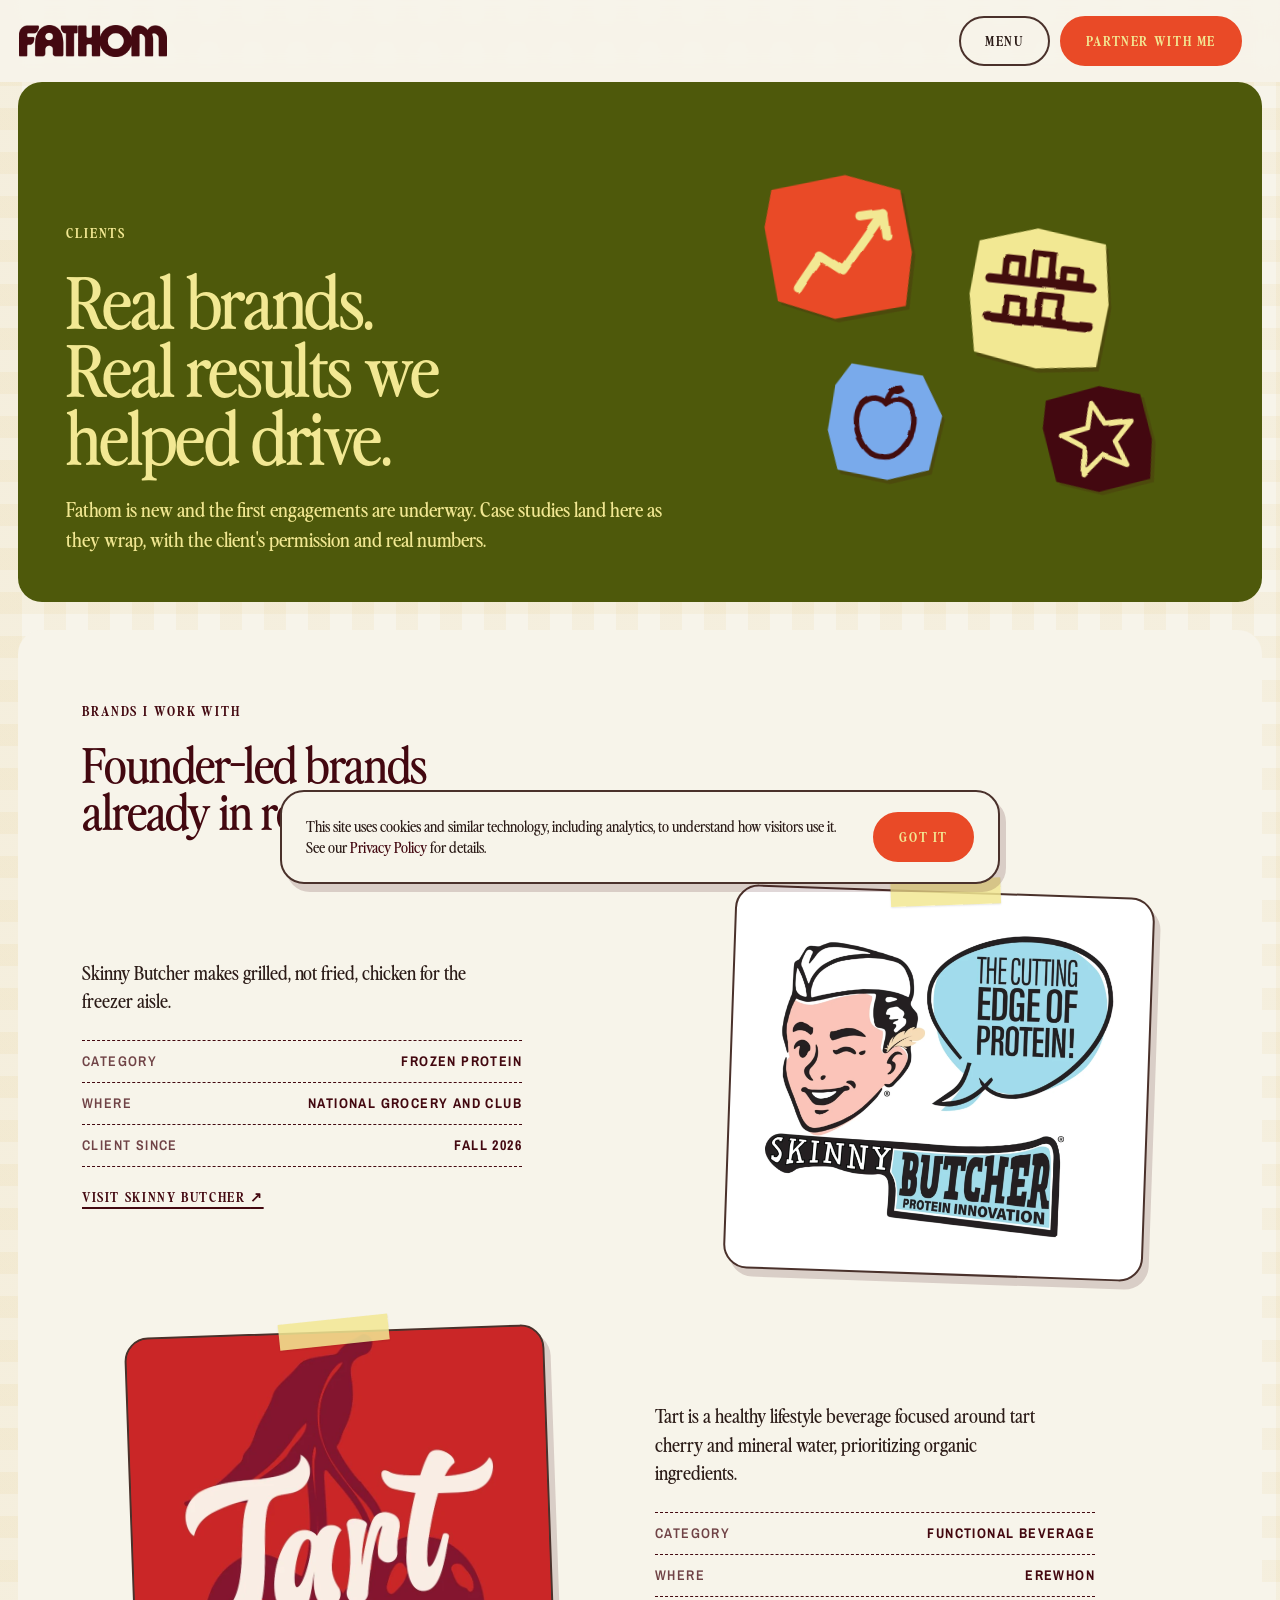
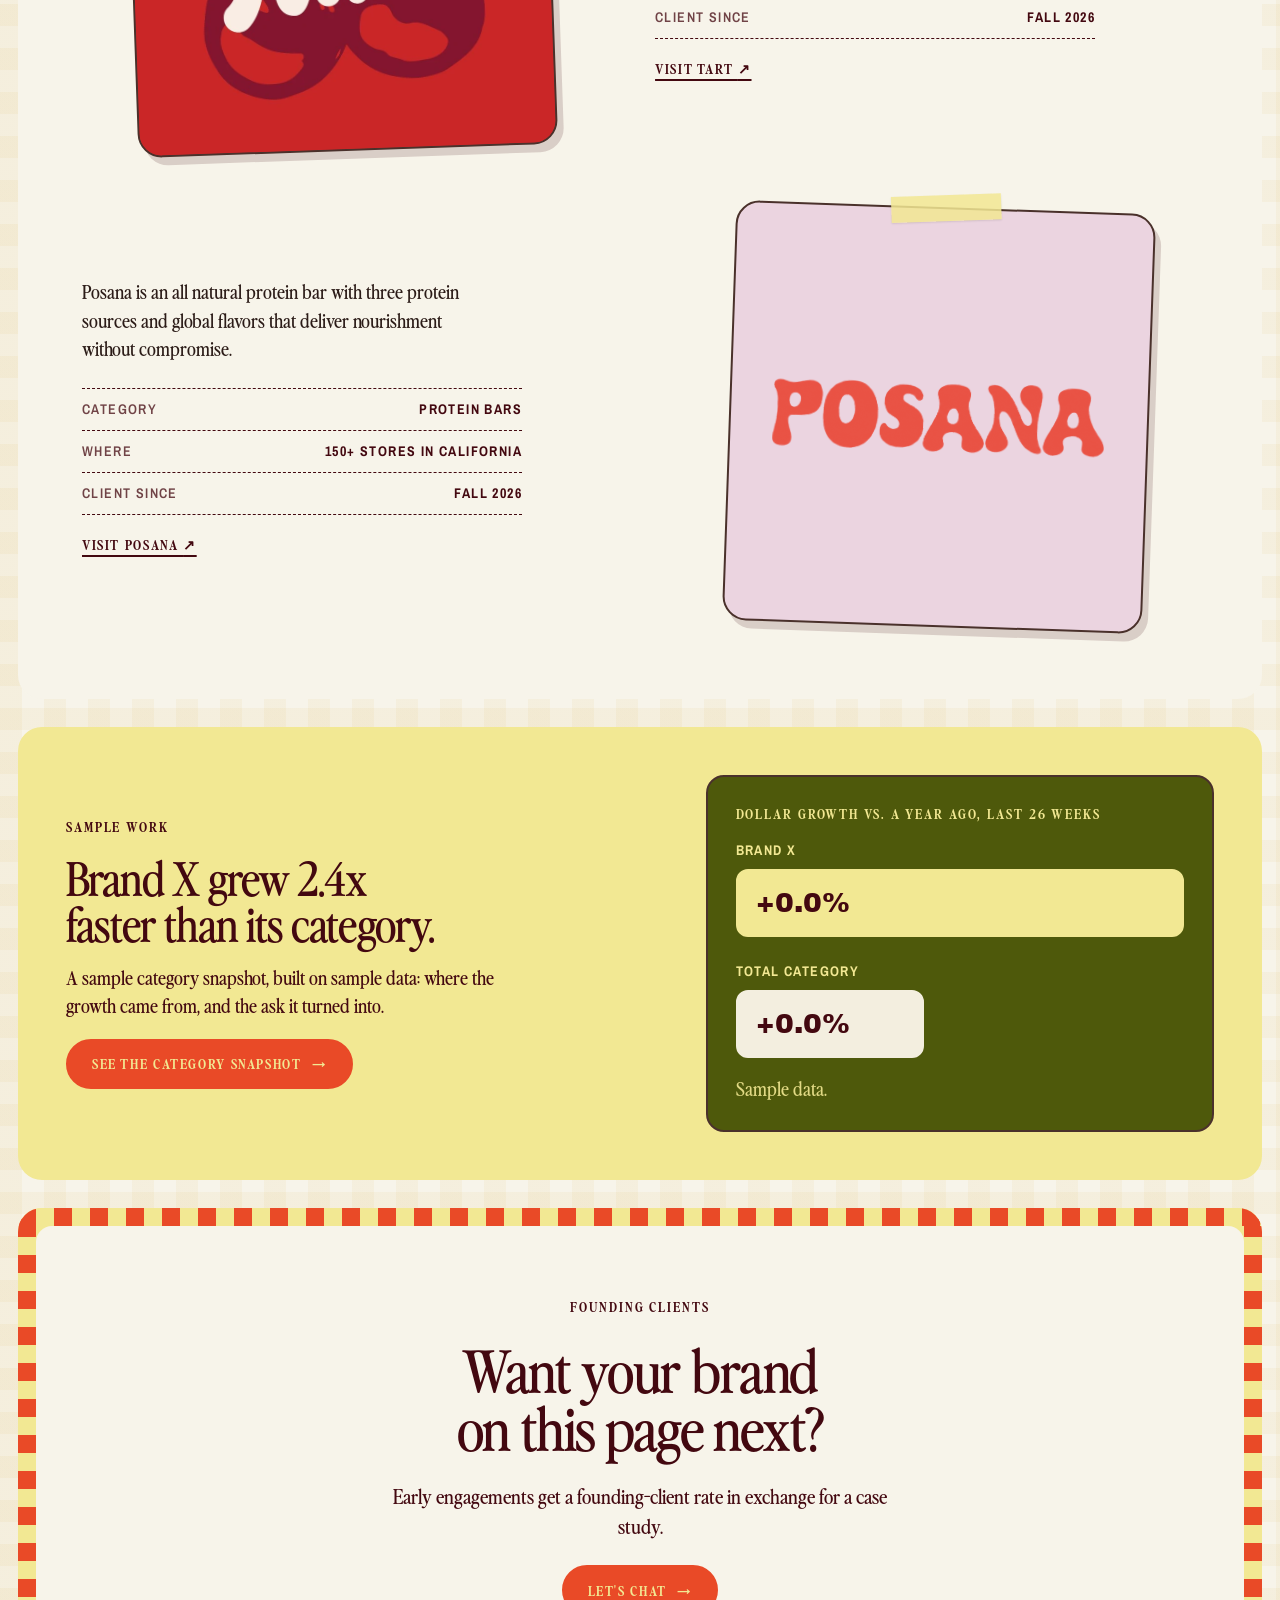
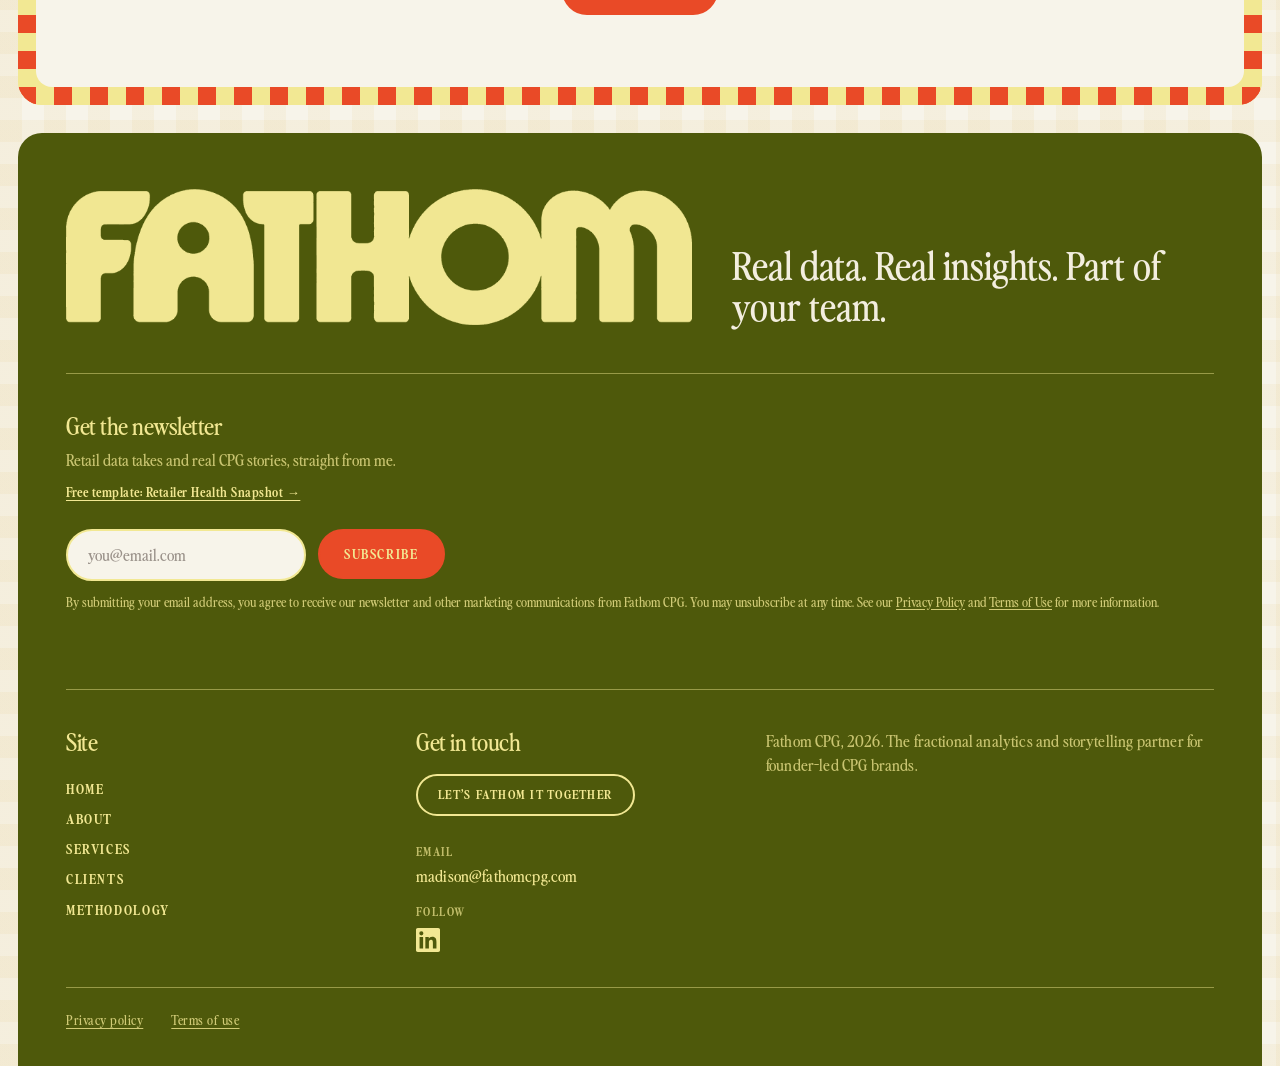
<file: clients/index.html>
<!doctype html>
<html lang="en">
<head>
<meta charset="utf-8">
<meta name="viewport" content="width=device-width,initial-scale=1">
<script async src="https://www.googletagmanager.com/gtag/js?id=G-GGDD84Z0N7"></script>
<script>window.dataLayer=window.dataLayer||[];function gtag(){dataLayer.push(arguments);}gtag('js',new Date());gtag('config','G-GGDD84Z0N7');</script>
<title>Clients · Fathom CPG</title>
<meta name="description" content="Real brands. Real results we helped drive. The brands Fathom CPG works with.">
<link rel="canonical" href="https://fathomcpg.com/clients/">
<meta property="og:title" content="Clients · Fathom CPG"><meta property="og:description" content="Real brands. Real results we helped drive. The brands Fathom CPG works with."><meta property="og:type" content="website"><meta property="og:url" content="https://fathomcpg.com/clients/"><meta property="og:image" content="https://fathomcpg.com/img/og-image.jpg"><meta property="og:image:width" content="1200"><meta property="og:image:height" content="630"><meta name="twitter:card" content="summary_large_image"><meta name="twitter:title" content="Clients · Fathom CPG"><meta name="twitter:description" content="Real brands. Real results we helped drive. The brands Fathom CPG works with."><meta name="twitter:image" content="https://fathomcpg.com/img/og-image.jpg">
<link rel="icon" href="/favicon.svg" type="image/svg+xml">
<link rel="preconnect" href="https://fonts.googleapis.com">
<link rel="preconnect" href="https://fonts.gstatic.com" crossorigin>
<link href="https://fonts.googleapis.com/css2?family=Archivo+Black&family=Archivo+Narrow:wght@500;600;700&family=DM+Serif+Display&display=swap" rel="stylesheet">
<link rel="preload" href="/fonts/PerfectlyNineties-Regular.woff" as="font" type="font/woff" crossorigin>
<link rel="stylesheet" href="/css/site.css">

<script>if(!(window.matchMedia&&matchMedia("(prefers-reduced-motion: reduce)").matches))document.documentElement.classList.add("cs-js")</script>
</head>
<body>
<svg class="svgdefs" aria-hidden="true"><defs>
  <filter id="hand" x="-10%" y="-10%" width="120%" height="120%"><feTurbulence type="fractalNoise" baseFrequency=".045" numOctaves="2" seed="3" result="n"/><feDisplacementMap in="SourceGraphic" in2="n" scale="2.6" xChannelSelector="R" yChannelSelector="G"/></filter>
  <filter id="cut" x="-2%" y="-8%" width="104%" height="116%"><feTurbulence type="fractalNoise" baseFrequency=".02 .12" numOctaves="2" seed="7" result="t"/><feDisplacementMap in="SourceGraphic" in2="t" scale="5" xChannelSelector="R" yChannelSelector="G"/></filter>
  <pattern id="st" patternUnits="userSpaceOnUse" width="176" height="200"><rect width="176" height="200" fill="#F2E893"/><rect x="0" width="44" height="200" fill="#4A312B"/><rect x="88" width="44" height="200" fill="#4A312B"/></pattern>
</defs></svg>

<header class="top">
  <nav id="nav">
    <a class="pill" href="/" data-nav="home">Home</a>
    <a class="pill" href="/about/" data-nav="about">About</a>
    <a class="pill" href="/services/" data-nav="services">Services</a>
    <a class="pill on" href="/clients/" data-nav="clients" aria-current="page">Clients</a>
    <a class="pill" href="/method/" data-nav="method">Method</a>
  </nav>
  <a class="brand" href="/" aria-label="Fathom CPG home"><span class="logo"></span></a>
  <div class="right">
    <button class="pill burger" id="burger" aria-expanded="false" aria-controls="nav">Menu</button>
    <a class="pill tomato" href="/partner/">Partner with me</a>
  </div>
</header>

<main class="wrap">

<!-- ================= CLIENTS — edit page copy below ================= -->
<div class="page on" data-page="clients">
  <section class="panel hero-panel" style="background:var(--olive);color:var(--butter)">
    <div class="txt">
      <span class="label">Clients</span>
      <h1>Real brands. Real results we helped drive.</h1>
      <p>Fathom is new and the first engagements are underway. Case studies land here as they wrap, with the client's permission and real numbers.</p>
    </div>
    <div class="art" aria-hidden="true">
      <svg class="stk tomato" viewBox="0 0 100 100" aria-hidden="true" style="left:10%;top:10%;transform:rotate(-8deg)"><polygon class="cut" points="10,6 60,3 95,18 97,60 88,95 40,97 4,80 2,30"/><g filter="url(#hand)"><path d="M18 74l18-20 14 12 32-34" class="ink" style="stroke-width:6"/><path d="M66 32h16v16" class="ink" style="stroke-width:6"/></g></svg>
      <svg class="stk " viewBox="0 0 100 100" aria-hidden="true" style="left:50%;top:22%;transform:rotate(6deg)"><polygon class="cut" points="6,16 44,4 90,10 96,50 92,92 52,97 10,90 3,52"/><g filter="url(#hand)"><path d="M16 40h68M16 66h68" class="ink" style="stroke-width:6"/><path d="M26 26h10v14H26zM44 20h12v20H44zM64 30h12v10H64zM28 52h12v14H28zM50 48h14v18H50z" class="ink"/></g></svg>
      <svg class="stk blue" viewBox="0 0 100 100" aria-hidden="true" style="left:22%;top:55%;width:120px;transform:rotate(5deg)"><polygon class="cut" points="18,3 78,8 97,40 90,86 56,97 14,92 3,60 6,22"/><g filter="url(#hand)"><path d="M50 34c-8-8-24-4-24 14 0 16 12 32 24 30 12 2 24-14 24-30 0-18-16-22-24-14z" class="ink"/><path d="M50 34c0-8 4-12 10-14" class="ink"/><path d="M50 22c6-6 12-4 14 0-4 4-10 4-14 0z" class="fillink"/></g></svg>
      <svg class="stk wine" viewBox="0 0 100 100" aria-hidden="true" style="left:66%;top:60%;width:110px;transform:rotate(-12deg)"><polygon class="cut" points="10,6 60,3 95,18 97,60 88,95 40,97 4,80 2,30"/><g filter="url(#hand)"><path d="M50 16l8 22 24 2-18 15 6 23-20-13-20 13 6-23-18-15 24-2z" class="ink"/></g></svg>
    </div>
    <svg class="stk corner-stk tomato" viewBox="0 0 100 100" aria-hidden="true"><polygon class="cut" points="18,3 78,8 97,40 90,86 56,97 14,92 3,60 6,22"/><g filter="url(#hand)"><circle cx="42" cy="42" r="21" class="ink"/><path d="M57 57l22 22" class="ink" style="stroke-width:7"/><path d="M32 40c1-6 5-10 10-11" class="ink"/></g></svg>
  </section>

  <section class="clients chapter" aria-labelledby="clients-h">
    <div class="clients-head">
      <span class="label">Brands I work with</span>
      <h2 id="clients-h">Founder-led brands already in retail.</h2>
    </div>
    <div class="client-row">
      <div class="clients-copy">
        <p>Skinny Butcher makes grilled, not fried, chicken for the freezer aisle.</p>
        <dl class="client-spec">
          <div><dt>Category</dt><dd>Frozen protein</dd></div>
          <div><dt>Where</dt><dd>National grocery and club</dd></div>
          <div><dt>Client since</dt><dd>Fall 2026</dd></div>
        </dl>
        <a class="client-link" href="https://skinnybutcher.com/" target="_blank" rel="noopener noreferrer">Visit Skinny Butcher <span class="arr">↗</span></a>
      </div>
      <a class="client-card" href="https://skinnybutcher.com/" target="_blank" rel="noopener noreferrer" aria-label="Skinny Butcher website">
        <i class="tape" aria-hidden="true"></i>
        <img src="/img/clients/skinny-butcher.webp" alt="Skinny Butcher logo" width="1264" height="1106" loading="lazy">
      </a>
    </div>
    <div class="client-row alt">
      <div class="clients-copy">
        <p>Tart is a healthy lifestyle beverage focused around tart cherry and mineral water, prioritizing organic ingredients.</p>
        <dl class="client-spec">
          <div><dt>Category</dt><dd>Functional beverage</dd></div>
          <div><dt>Where</dt><dd>Erewhon</dd></div>
          <div><dt>Client since</dt><dd>Fall 2026</dd></div>
        </dl>
        <a class="client-link" href="https://drinktart.com/" target="_blank" rel="noopener noreferrer">Visit Tart <span class="arr">↗</span></a>
      </div>
      <a class="client-card art" href="https://drinktart.com/" target="_blank" rel="noopener noreferrer" aria-label="Tart website">
        <i class="tape" aria-hidden="true"></i>
        <img src="/img/clients/tart.webp" alt="Tart logo" width="840" height="840" loading="lazy">
      </a>
    </div>
    <div class="client-row">
      <div class="clients-copy">
        <p>Posana is an all natural protein bar with three protein sources and global flavors that deliver nourishment without compromise.</p>
        <dl class="client-spec">
          <div><dt>Category</dt><dd>Protein bars</dd></div>
          <div><dt>Where</dt><dd>150+ stores in California</dd></div>
          <div><dt>Client since</dt><dd>Fall 2026</dd></div>
        </dl>
        <a class="client-link" href="https://eatposana.com/" target="_blank" rel="noopener noreferrer">Visit Posana <span class="arr">↗</span></a>
      </div>
      <a class="client-card tint" href="https://eatposana.com/" target="_blank" rel="noopener noreferrer" aria-label="Posana website">
        <i class="tape" aria-hidden="true"></i>
        <img src="/img/clients/posana.png" alt="Posana logo" width="1359" height="287" loading="lazy">
      </a>
    </div>
  </section>

  <section class="panel butter cs-teaser cs-reveal" aria-labelledby="cs-teaser-h">
    <div class="txt">
      <span class="label">Sample work</span>
      <h2 id="cs-teaser-h">Brand X grew 2.4x faster than its category.</h2>
      <p>A sample category snapshot, built on sample data: where the growth came from, and the ask it turned into.</p>
      <a class="pill tomato" href="/clients/category-snapshot/">See the category snapshot <span class="arr">→</span></a>
    </div>
    <div class="cs-mini">
      <span class="label">Dollar growth vs. a year ago, last 26 weeks</span>
      <div class="cs-vs">
        <div class="cs-row"><span class="nm">Brand X</span><div class="cs-bar x"><span data-count="42" data-dec="1" data-pre="+" data-suf="%">+42.0%</span></div></div>
        <div class="cs-row"><span class="nm">Total category</span><div class="cs-bar cat"><span data-count="17.5" data-dec="1" data-pre="+" data-suf="%">+17.5%</span></div></div>
      </div>
      <p class="cs-small">Sample data.</p>
    </div>
  </section>

  <section class="checker chapter">
    <div class="inner">
      <span class="label">Founding clients</span>
      <h2>Want your brand on this page next?</h2>
      <p>Early engagements get a founding-client rate in exchange for a case study.</p>
      <a class="pill tomato" href="/partner/">Let's chat <span class="arr">→</span></a>
    </div>
  </section>
</div>
<div class="scallop" aria-hidden="true"></div>

<footer class="foot">
  <div class="foot-top">
    <div class="logo" role="img" aria-label="Fathom CPG"></div>
    <p class="line">Real data. Real insights. Part of your team.</p>
  </div>
  <div class="foot-news">
    <div><h4>Get the newsletter</h4><p>Retail data takes and real CPG stories, straight from me.</p><a href="/retailer-health-snapshot/" class="rh-link">Free template: Retailer Health Snapshot →</a></div>
    <form name="newsletter" method="POST" action="/" data-netlify="true" netlify-honeypot="company" class="news-form">
      <input type="hidden" name="form-name" value="newsletter">
      <p style="display:none"><label>Company <input name="company" tabindex="-1" autocomplete="off"></label></p>
      <input type="email" name="email" placeholder="you@email.com" aria-label="Email address" autocomplete="email" required>
      <button type="submit" class="pill tomato">Subscribe</button>
      <p class="news-consent">By submitting your email address, you agree to receive our newsletter and other marketing communications from Fathom CPG. You may unsubscribe at any time. See our <a href="/privacy/">Privacy Policy</a> and <a href="/terms/">Terms of Use</a> for more information.</p>
      <p class="news-msg" role="status" aria-live="polite"></p>
    </form>
  </div>
  <div class="foot-cols">
    <div><h4>Site</h4><a href="/">Home</a><a href="/about/">About</a><a href="/services/">Services</a><a href="/clients/">Clients</a><a href="/method/">Methodology</a></div>
    <div><h4>Get in touch</h4><a class="pill" href="/partner/">Let’s fathom it together</a><span class="sub">Email</span><a class="mail" href="mailto:madison@fathomcpg.com">madison@fathomcpg.com</a><span class="sub">Follow</span><a class="social" href="https://www.linkedin.com/company/fathom-cpg/" target="_blank" rel="noopener noreferrer" aria-label="Fathom CPG on LinkedIn"><svg viewBox="0 0 24 24" width="18" height="18" aria-hidden="true" focusable="false"><path fill="currentColor" d="M20.447 20.452h-3.554v-5.569c0-1.328-.027-3.037-1.852-3.037-1.853 0-2.136 1.445-2.136 2.939v5.667H9.351V9h3.414v1.561h.046c.477-.9 1.637-1.85 3.37-1.85 3.601 0 4.267 2.37 4.267 5.455v6.286zM5.337 7.433a2.062 2.062 0 01-2.063-2.065 2.064 2.064 0 112.063 2.065zm1.782 13.019H3.555V9h3.564v11.452zM22.225 0H1.771C.792 0 0 .774 0 1.729v20.542C0 23.227.792 24 1.771 24h20.451C23.2 24 24 23.227 24 22.271V1.729C24 .774 23.2 0 22.222 0h.003z"/></svg></a></div>
    <div><span class="dim">Fathom CPG, 2026. The fractional analytics and storytelling partner for founder-led CPG brands.</span></div>
  </div>
<div class="foot-legal"><a href="/privacy/">Privacy policy</a><a href="/terms/">Terms of use</a></div>
</footer>

</main>

<script src="/js/site.js"></script>
<script src="/js/snapshot.js"></script>
</body>
</html>
</file>
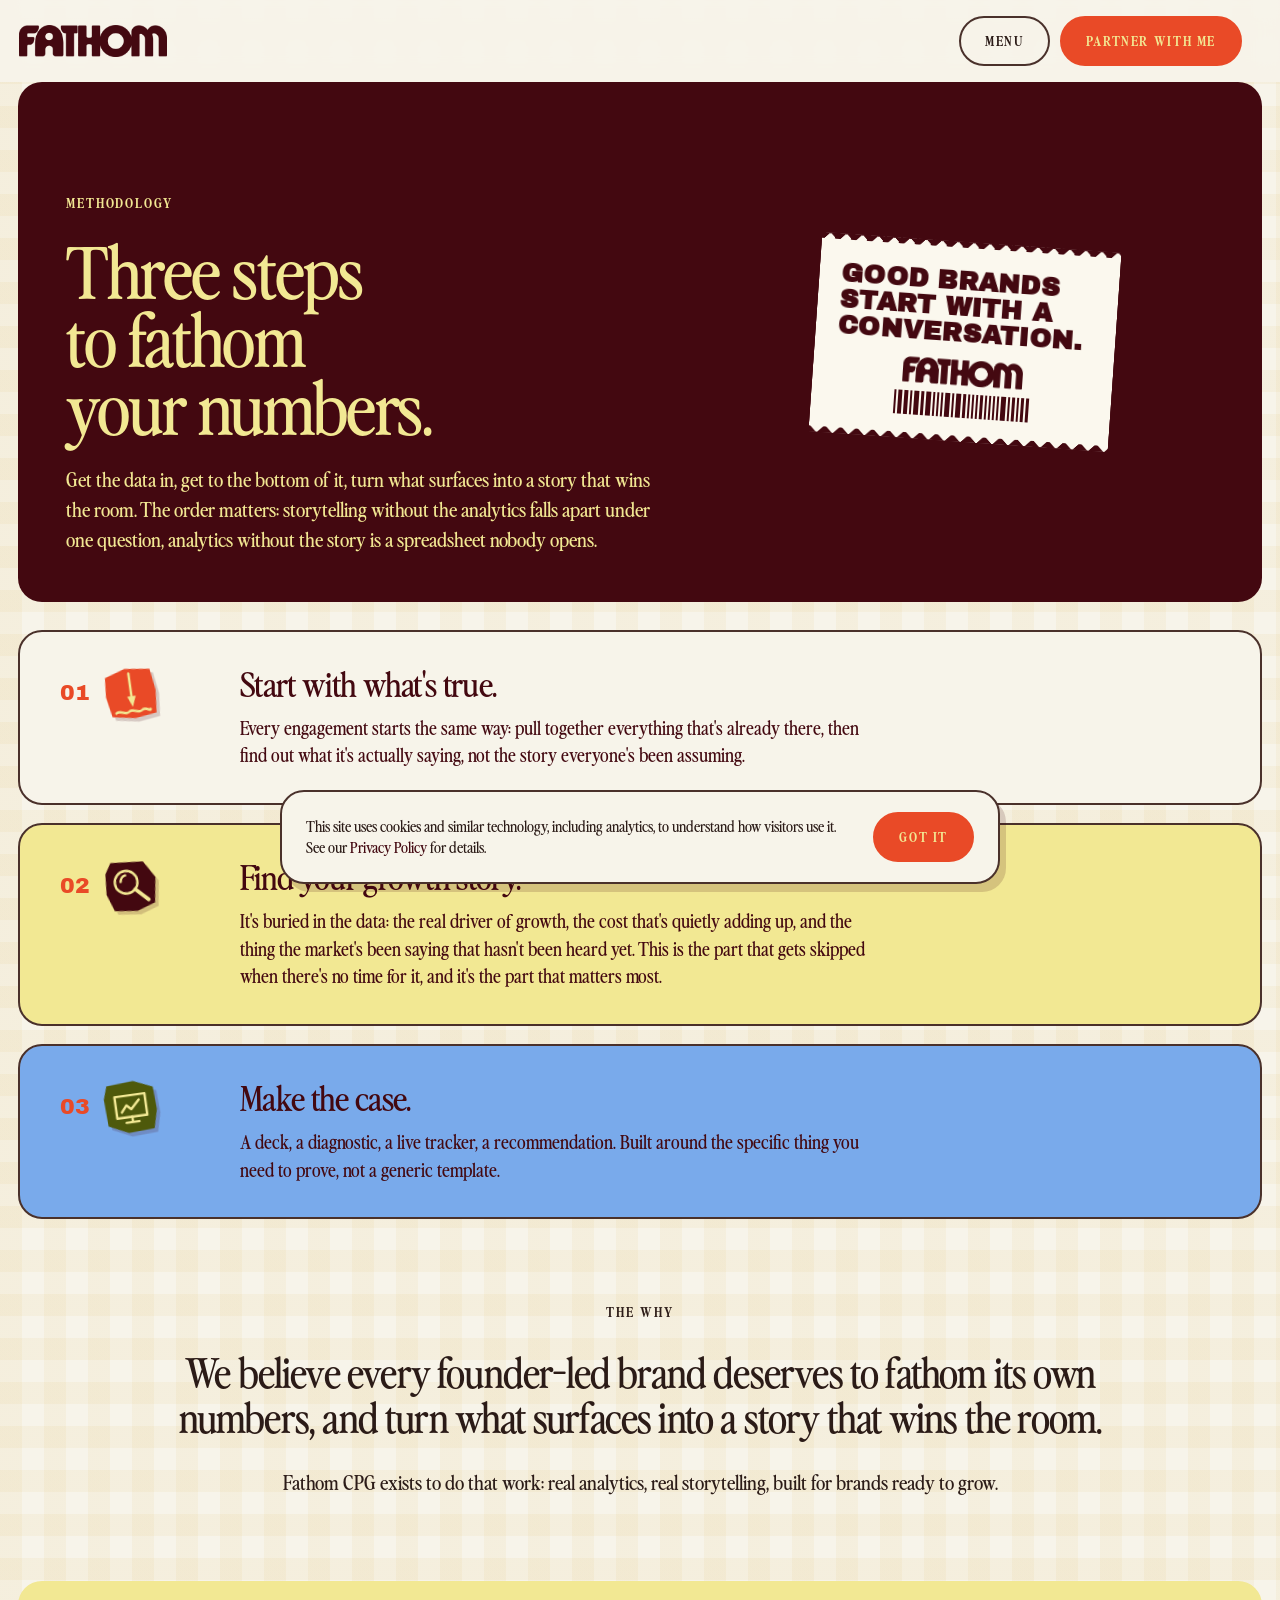
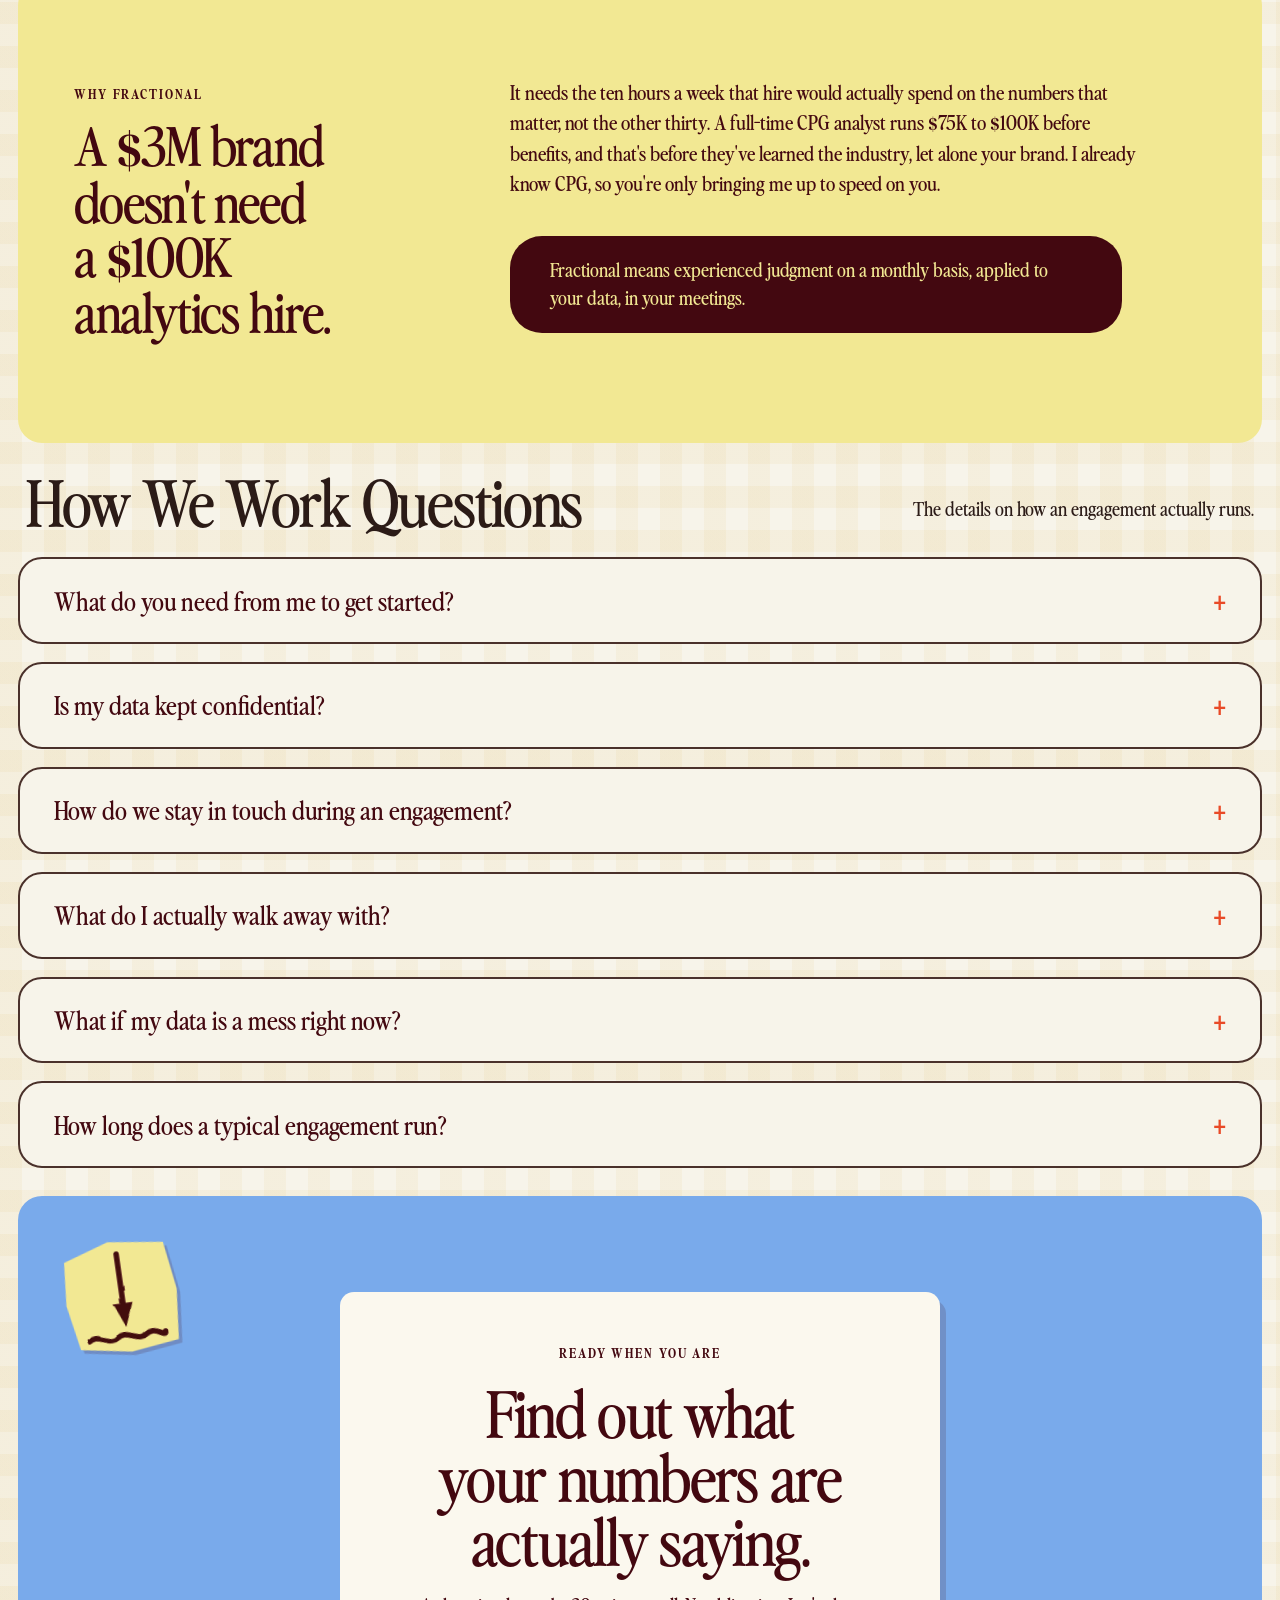
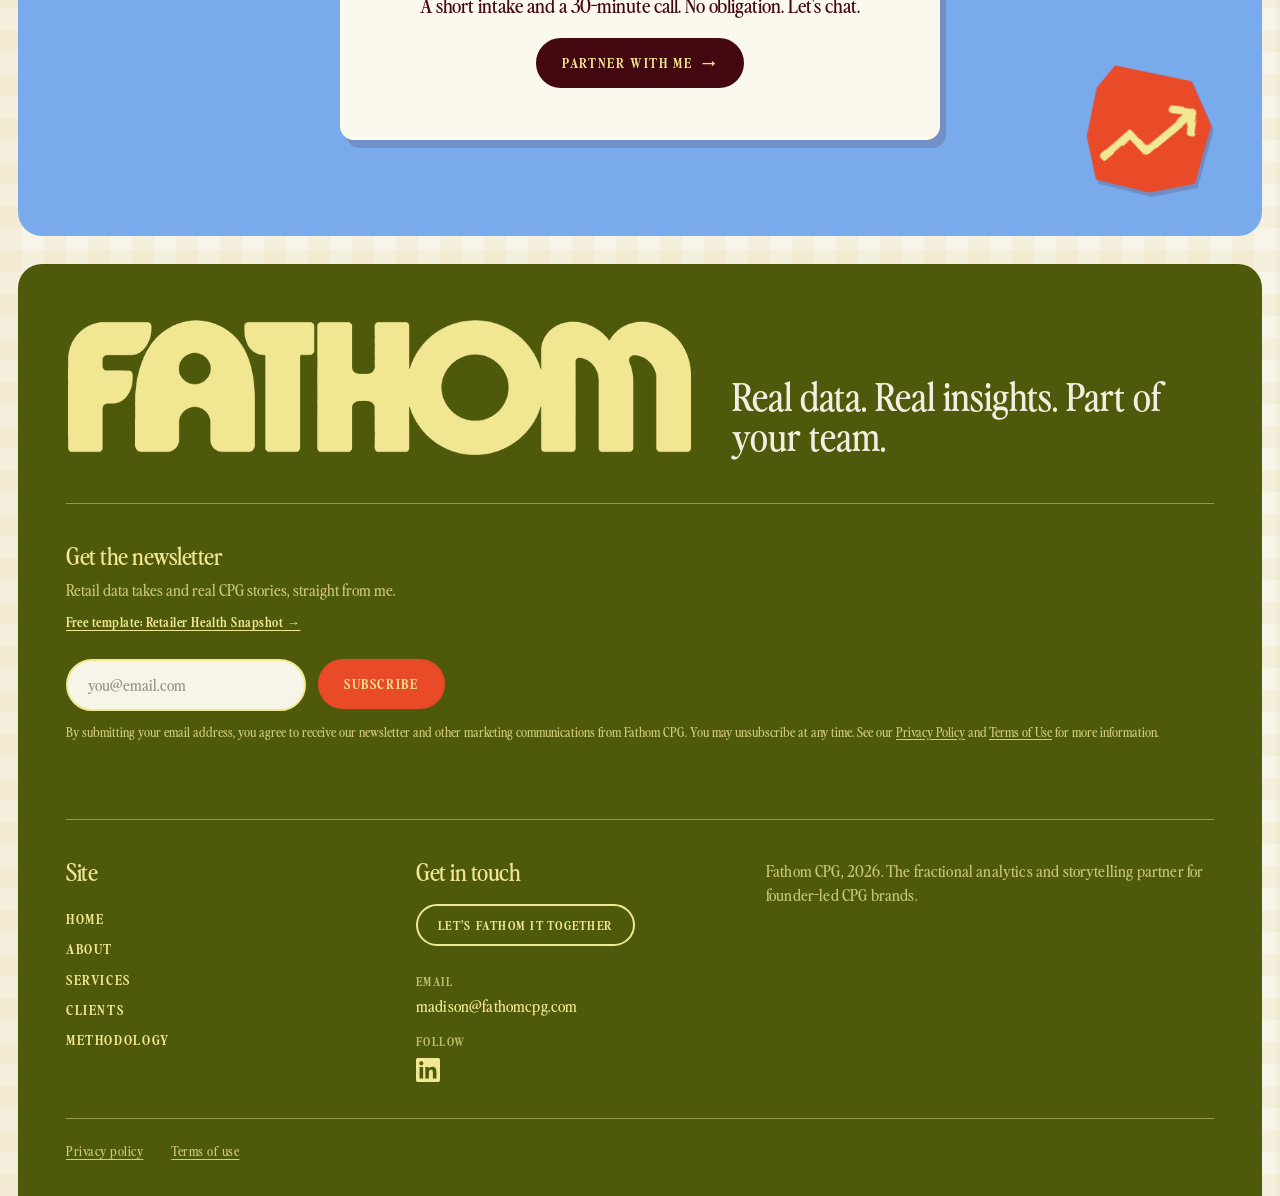
<file: method/index.html>
<!doctype html>
<html lang="en">
<head>
<meta charset="utf-8">
<meta name="viewport" content="width=device-width,initial-scale=1">
<script async src="https://www.googletagmanager.com/gtag/js?id=G-GGDD84Z0N7"></script>
<script>window.dataLayer=window.dataLayer||[];function gtag(){dataLayer.push(arguments);}gtag('js',new Date());gtag('config','G-GGDD84Z0N7');</script>
<title>Methodology · Fathom CPG</title>
<meta name="description" content="How Fathom CPG works: the method behind turning retail and syndicated data into stories that move buyers.">
<link rel="canonical" href="https://fathomcpg.com/method/">
<meta property="og:title" content="Methodology · Fathom CPG"><meta property="og:description" content="How Fathom CPG works: the method behind turning retail and syndicated data into stories that move buyers."><meta property="og:type" content="website"><meta property="og:url" content="https://fathomcpg.com/method/"><meta property="og:image" content="https://fathomcpg.com/img/og-image.jpg"><meta property="og:image:width" content="1200"><meta property="og:image:height" content="630"><meta name="twitter:card" content="summary_large_image"><meta name="twitter:title" content="Methodology · Fathom CPG"><meta name="twitter:description" content="How Fathom CPG works: the method behind turning retail and syndicated data into stories that move buyers."><meta name="twitter:image" content="https://fathomcpg.com/img/og-image.jpg">
<link rel="icon" href="/favicon.svg" type="image/svg+xml">
<link rel="preconnect" href="https://fonts.googleapis.com">
<link rel="preconnect" href="https://fonts.gstatic.com" crossorigin>
<link href="https://fonts.googleapis.com/css2?family=Archivo+Black&family=Archivo+Narrow:wght@500;600;700&family=DM+Serif+Display&display=swap" rel="stylesheet">
<link rel="preload" href="/fonts/PerfectlyNineties-Regular.woff" as="font" type="font/woff" crossorigin>
<link rel="stylesheet" href="/css/site.css">
<script type="application/ld+json">{"@context":"https://schema.org","@type":"FAQPage","mainEntity":[{"@type":"Question","name":"What do you need from me to get started?","acceptedAnswer":{"@type":"Answer","text":"Depends on the engagement. Things like retailer decks, product listing and information, or retailer data, whatever's relevant. I'll tell you exactly what's needed once we've scoped the specific engagement."}},{"@type":"Question","name":"Is my data kept confidential?","acceptedAnswer":{"@type":"Answer","text":"Yes. I have an NDA ready to sign before we start, so you can feel confident that your data is confidential."}},{"@type":"Question","name":"How do we stay in touch during an engagement?","acceptedAnswer":{"@type":"Answer","text":"You'll have my direct number and email for the whole engagement, plus a standing check-in, weekly, biweekly, or monthly, whatever fits the pace of the work."}},{"@type":"Question","name":"What do I actually walk away with?","acceptedAnswer":{"@type":"Answer","text":"Depends on the engagement. Usually a live dashboard you can check yourself, a deck built for a specific meeting, or both. Whatever it is, it's built in tools you already have access to, not something locked behind me."}},{"@type":"Question","name":"What if my data is a mess right now?","acceptedAnswer":{"@type":"Answer","text":"That's normal, not a dealbreaker. Cleaning it up is part of the first month. If it's too early to be worth the cost, I'll tell you that instead of taking the project."}},{"@type":"Question","name":"How long does a typical engagement run?","acceptedAnswer":{"@type":"Answer","text":"Projects run two to six weeks. Retainers vary, some brands need a few months around a launch or reset, others keep it running for a year or more."}}]}</script>

</head>
<body>
<svg class="svgdefs" aria-hidden="true"><defs>
  <filter id="hand" x="-10%" y="-10%" width="120%" height="120%"><feTurbulence type="fractalNoise" baseFrequency=".045" numOctaves="2" seed="3" result="n"/><feDisplacementMap in="SourceGraphic" in2="n" scale="2.6" xChannelSelector="R" yChannelSelector="G"/></filter>
  <filter id="cut" x="-2%" y="-8%" width="104%" height="116%"><feTurbulence type="fractalNoise" baseFrequency=".02 .12" numOctaves="2" seed="7" result="t"/><feDisplacementMap in="SourceGraphic" in2="t" scale="5" xChannelSelector="R" yChannelSelector="G"/></filter>
  <pattern id="st" patternUnits="userSpaceOnUse" width="176" height="200"><rect width="176" height="200" fill="#F2E893"/><rect x="0" width="44" height="200" fill="#4A312B"/><rect x="88" width="44" height="200" fill="#4A312B"/></pattern>
</defs></svg>

<header class="top">
  <nav id="nav">
    <a class="pill" href="/" data-nav="home">Home</a>
    <a class="pill" href="/about/" data-nav="about">About</a>
    <a class="pill" href="/services/" data-nav="services">Services</a>
    <a class="pill" href="/clients/" data-nav="clients">Clients</a>
    <a class="pill on" href="/method/" data-nav="method" aria-current="page">Method</a>
  </nav>
  <a class="brand" href="/" aria-label="Fathom CPG home"><span class="logo"></span></a>
  <div class="right">
    <button class="pill burger" id="burger" aria-expanded="false" aria-controls="nav">Menu</button>
    <a class="pill tomato" href="/partner/">Partner with me</a>
  </div>
</header>

<main class="wrap">

<!-- ================= METHOD — edit page copy below ================= -->
<div class="page on" data-page="method">
  <section class="panel hero-panel orange">
    <div class="txt">
      <span class="label">Methodology</span>
      <h1>Three steps to fathom your numbers.</h1>
      <p>Get the data in, get to the bottom of it, turn what surfaces into a story that wins the room. The order matters: storytelling without the analytics falls apart under one question, analytics without the story is a spreadsheet nobody opens.</p>
    </div>
    <div class="art rcart" aria-hidden="true"><div class="rc"><div class="rbig">Good brands<br>start with a<br>conversation.</div><span class="logo"></span><div class="bar" style="height:24px"><i style="width:2px"></i><i style="width:4px"></i><i style="width:4px"></i><i style="width:2px"></i><i style="width:5px"></i><i style="width:3px"></i><i style="width:5px"></i><i style="width:2px"></i><i style="width:2px"></i><i style="width:2px"></i><i style="width:5px"></i><i style="width:2px"></i><i style="width:5px"></i><i style="width:3px"></i><i style="width:2px"></i><i style="width:2px"></i><i style="width:2px"></i><i style="width:3px"></i><i style="width:2px"></i><i style="width:2px"></i><i style="width:2px"></i><i style="width:2px"></i><i style="width:5px"></i><i style="width:2px"></i><i style="width:3px"></i><i style="width:2px"></i><i style="width:3px"></i><i style="width:3px"></i></div></div>
    </div>
    <svg class="stk corner-stk tomato" viewBox="0 0 100 100" aria-hidden="true"><polygon class="cut" points="10,6 60,3 95,18 97,60 88,95 40,97 4,80 2,30"/><g filter="url(#hand)"><path d="M18 74l18-20 14 12 32-34" class="ink" style="stroke-width:6"/><path d="M66 32h16v16" class="ink" style="stroke-width:6"/></g></svg>
  </section>

  <section>
    <div class="steps3">
      <div class="step3"><span class="big">01<svg class="stk sstk tomato" viewBox="0 0 100 100" aria-hidden="true"><polygon class="cut" points="6,16 44,4 90,10 96,50 92,92 52,97 10,90 3,52"/><g filter="url(#hand)"><path d="M50 14v42" class="ink"/><path d="M42 56h16l-8 20z" class="fillink"/><path d="M18 84c8-6 16 6 24 0s16 6 24 0 16 6 16 0" class="ink"/></g></svg></span><div><h3>Start with what's true.</h3><p>Every engagement starts the same way: pull together everything that's already there, then find out what it's actually saying, not the story everyone's been assuming.</p></div></div>
      <div class="step3"><span class="big">02<svg class="stk sstk wine" viewBox="0 0 100 100" aria-hidden="true"><polygon class="cut" points="18,3 78,8 97,40 90,86 56,97 14,92 3,60 6,22"/><g filter="url(#hand)"><circle cx="42" cy="42" r="21" class="ink"/><path d="M57 57l22 22" class="ink" style="stroke-width:7"/><path d="M32 40c1-6 5-10 10-11" class="ink"/></g></svg></span><div><h3>Find your growth story.</h3><p>It's buried in the data: the real driver of growth, the cost that's quietly adding up, and the thing the market's been saying that hasn't been heard yet. This is the part that gets skipped when there's no time for it, and it's the part that matters most.</p></div></div>
      <div class="step3"><span class="big">03<svg class="stk sstk olive" viewBox="0 0 100 100" aria-hidden="true"><polygon class="cut" points="10,6 60,3 95,18 97,60 88,95 40,97 4,80 2,30"/><g filter="url(#hand)"><path d="M22 28h56v40H22z" class="ink"/><path d="M50 68v10M38 78h24" class="ink"/><path d="M32 58l10-12 8 8 16-16" class="ink hot"/></g></svg></span><div><h3>Make the case.</h3><p>A deck, a diagnostic, a live tracker, a recommendation. Built around the specific thing you need to prove, not a generic template.</p></div></div>
    </div>
  </section>

  <section class="chapter statement">
    <span class="label">The why</span>
    <h2>We believe every founder-led brand deserves to fathom its own numbers, and turn what surfaces into a story that wins the room.</h2>
    <p>Fathom CPG exists to do that work: real analytics, real storytelling, built for brands ready to grow.</p>
  </section>

  <section class="split chapter whyfull">
    <div class="panel butter">
      <div class="wf-grid">
        <div class="wf-left">
          <span class="label animate-in wf-a1">Why fractional</span>
          <h2 class="animate-in wf-a2">A <span class="usd">$</span>3M brand doesn't need a <span class="usd">$</span>100K analytics hire.</h2>
        </div>
        <div class="wf-right">
          <p class="animate-in wf-a3">It needs the ten hours a week that hire would actually spend on the numbers that matter, not the other thirty. A full-time CPG analyst runs <span class="usd">$</span>75K to <span class="usd">$</span>100K before benefits, and that's before they've learned the industry, let alone your brand. I already know CPG, so you're only bringing me up to speed on you.</p>
          <div class="wf-callout animate-in wf-a4">
            <p>Fractional means experienced judgment on a monthly basis, applied to your data, in your meetings.</p>
          </div>
        </div>
      </div>
    </div>
  </section>

  <section class="chapter">
    <div class="sec-head"><h2>How We Work Questions</h2><p>The details on how an engagement actually runs.</p></div>
    <div class="faq">
      <details><summary>What do you need from me to get started?<span class="pm">+</span></summary><div class="a">Depends on the engagement. Things like retailer decks, product listing and information, or retailer data, whatever's relevant. I'll tell you exactly what's needed once we've scoped the specific engagement.</div></details>
      <details><summary>Is my data kept confidential?<span class="pm">+</span></summary><div class="a">Yes. I have an NDA ready to sign before we start, so you can feel confident that your data is confidential.</div></details>
      <details><summary>How do we stay in touch during an engagement?<span class="pm">+</span></summary><div class="a">You'll have my direct number and email for the whole engagement, plus a standing check-in, weekly, biweekly, or monthly, whatever fits the pace of the work.</div></details>
      <details><summary>What do I actually walk away with?<span class="pm">+</span></summary><div class="a">Depends on the engagement. Usually a live dashboard you can check yourself, a deck built for a specific meeting, or both. Whatever it is, it's built in tools you already have access to, not something locked behind me.</div></details>
      <details><summary>What if my data is a mess right now?<span class="pm">+</span></summary><div class="a">That's normal, not a dealbreaker. Cleaning it up is part of the first month. If it's too early to be worth the cost, I'll tell you that instead of taking the project.</div></details>
      <details><summary>How long does a typical engagement run?<span class="pm">+</span></summary><div class="a">Projects run two to six weeks. Retainers vary, some brands need a few months around a launch or reset, others keep it running for a year or more.</div></details>
    </div>
  </section>

  <section class="chapter cta panel blue mcta">
    <svg class="stk " viewBox="0 0 100 100" aria-hidden="true" style="position:absolute;left:44px;top:40px;width:120px;transform:rotate(-8deg)"><polygon class="cut" points="6,16 44,4 90,10 96,50 92,92 52,97 10,90 3,52"/><g filter="url(#hand)"><path d="M50 14v42" class="ink"/><path d="M42 56h16l-8 20z" class="fillink"/><path d="M18 84c8-6 16 6 24 0s16 6 24 0 16 6 16 0" class="ink"/></g></svg>
    <svg class="stk tomato" viewBox="0 0 100 100" aria-hidden="true" style="position:absolute;right:48px;bottom:40px;width:130px;transform:rotate(7deg)"><polygon class="cut" points="18,3 78,8 97,40 90,86 56,97 14,92 3,60 6,22"/><g filter="url(#hand)"><path d="M18 74l18-20 14 12 32-34" class="ink" style="stroke-width:6"/><path d="M66 32h16v16" class="ink" style="stroke-width:6"/></g></svg>
    <div class="ctacard">
    <span class="label">Ready when you are</span>
    <h2>Find out what your numbers are actually saying.</h2>
    <p>A short intake and a 30-minute call. No obligation. Let's chat.</p>
    <div class="actions"><a class="pill wine" href="/partner/">Partner with me <span class="arr">→</span></a></div>
    </div>
  </section>
</div>
<div class="scallop" aria-hidden="true"></div>

<footer class="foot">
  <div class="foot-top">
    <div class="logo" role="img" aria-label="Fathom CPG"></div>
    <p class="line">Real data. Real insights. Part of your team.</p>
  </div>
  <div class="foot-news">
    <div><h4>Get the newsletter</h4><p>Retail data takes and real CPG stories, straight from me.</p><a href="/retailer-health-snapshot/" class="rh-link">Free template: Retailer Health Snapshot →</a></div>
    <form name="newsletter" method="POST" action="/" data-netlify="true" netlify-honeypot="company" class="news-form">
      <input type="hidden" name="form-name" value="newsletter">
      <p style="display:none"><label>Company <input name="company" tabindex="-1" autocomplete="off"></label></p>
      <input type="email" name="email" placeholder="you@email.com" aria-label="Email address" autocomplete="email" required>
      <button type="submit" class="pill tomato">Subscribe</button>
      <p class="news-consent">By submitting your email address, you agree to receive our newsletter and other marketing communications from Fathom CPG. You may unsubscribe at any time. See our <a href="/privacy/">Privacy Policy</a> and <a href="/terms/">Terms of Use</a> for more information.</p>
      <p class="news-msg" role="status" aria-live="polite"></p>
    </form>
  </div>
  <div class="foot-cols">
    <div><h4>Site</h4><a href="/">Home</a><a href="/about/">About</a><a href="/services/">Services</a><a href="/clients/">Clients</a><a href="/method/">Methodology</a></div>
    <div><h4>Get in touch</h4><a class="pill" href="/partner/">Let’s fathom it together</a><span class="sub">Email</span><a class="mail" href="mailto:madison@fathomcpg.com">madison@fathomcpg.com</a><span class="sub">Follow</span><a class="social" href="https://www.linkedin.com/company/fathom-cpg/" target="_blank" rel="noopener noreferrer" aria-label="Fathom CPG on LinkedIn"><svg viewBox="0 0 24 24" width="18" height="18" aria-hidden="true" focusable="false"><path fill="currentColor" d="M20.447 20.452h-3.554v-5.569c0-1.328-.027-3.037-1.852-3.037-1.853 0-2.136 1.445-2.136 2.939v5.667H9.351V9h3.414v1.561h.046c.477-.9 1.637-1.85 3.37-1.85 3.601 0 4.267 2.37 4.267 5.455v6.286zM5.337 7.433a2.062 2.062 0 01-2.063-2.065 2.064 2.064 0 112.063 2.065zm1.782 13.019H3.555V9h3.564v11.452zM22.225 0H1.771C.792 0 0 .774 0 1.729v20.542C0 23.227.792 24 1.771 24h20.451C23.2 24 24 23.227 24 22.271V1.729C24 .774 23.2 0 22.222 0h.003z"/></svg></a></div>
    <div><span class="dim">Fathom CPG, 2026. The fractional analytics and storytelling partner for founder-led CPG brands.</span></div>
  </div>
<div class="foot-legal"><a href="/privacy/">Privacy policy</a><a href="/terms/">Terms of use</a></div>
</footer>

</main>

<script src="/js/site.js"></script>
</body>
</html>
</file>
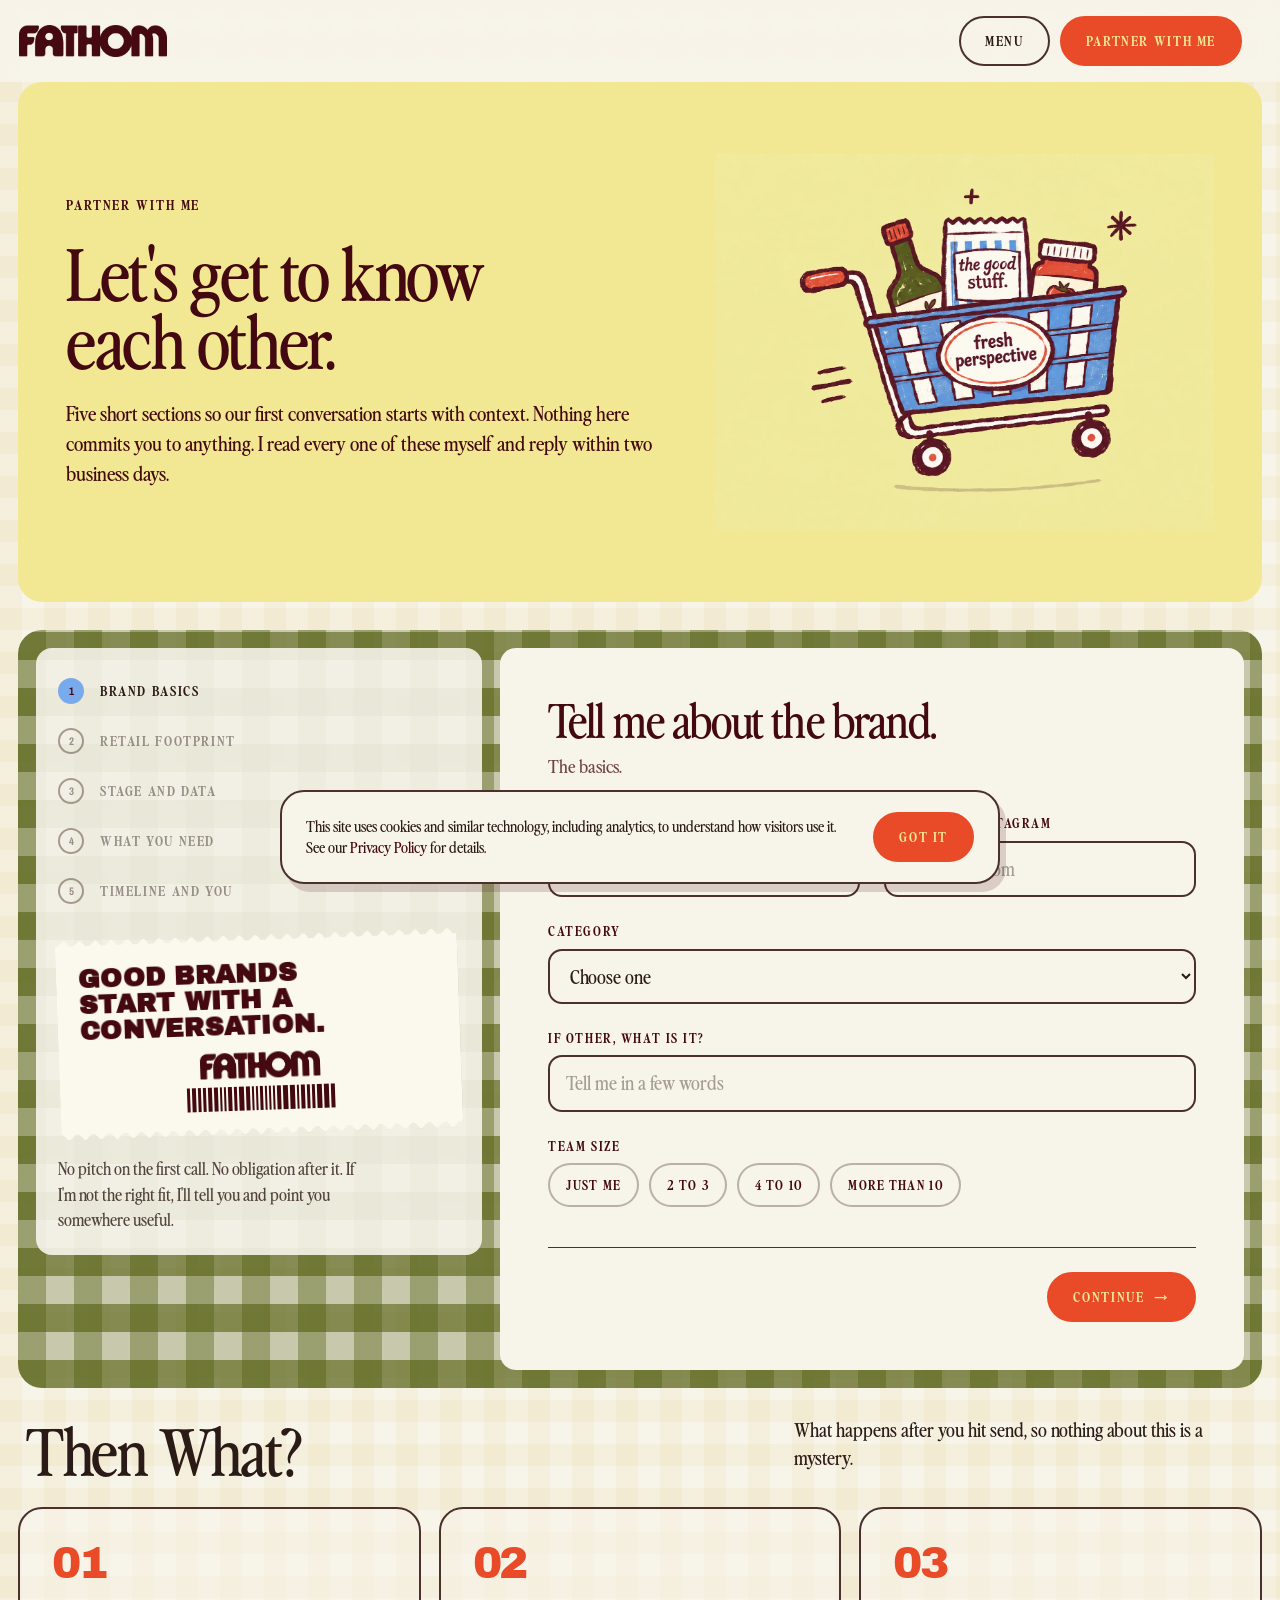
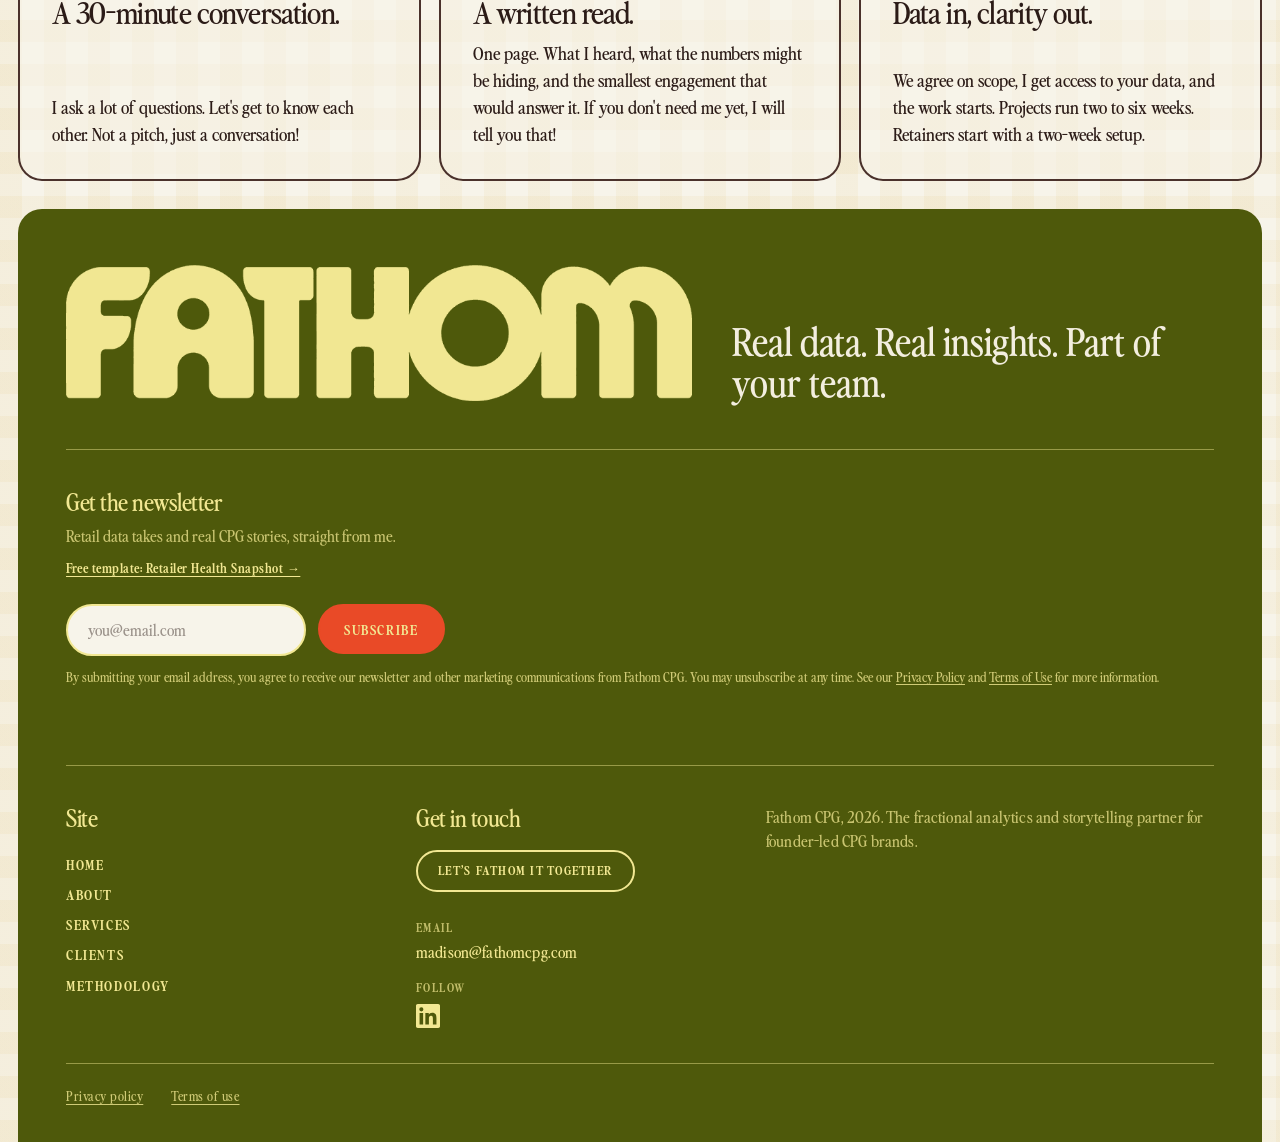
<file: partner/index.html>
<!doctype html>
<html lang="en">
<head>
<meta charset="utf-8">
<meta name="viewport" content="width=device-width,initial-scale=1">
<script async src="https://www.googletagmanager.com/gtag/js?id=G-GGDD84Z0N7"></script>
<script>window.dataLayer=window.dataLayer||[];function gtag(){dataLayer.push(arguments);}gtag('js',new Date());gtag('config','G-GGDD84Z0N7');</script>
<title>Partner With Me · Fathom CPG</title>
<meta name="description" content="Tell Fathom CPG about your brand and what you need help with. Let’s fathom it together.">
<link rel="canonical" href="https://fathomcpg.com/partner/">
<meta property="og:title" content="Partner With Me · Fathom CPG"><meta property="og:description" content="Tell Fathom CPG about your brand and what you need help with. Let’s fathom it together."><meta property="og:type" content="website"><meta property="og:url" content="https://fathomcpg.com/partner/"><meta property="og:image" content="https://fathomcpg.com/img/og-image.jpg"><meta property="og:image:width" content="1200"><meta property="og:image:height" content="630"><meta name="twitter:card" content="summary_large_image"><meta name="twitter:title" content="Partner With Me · Fathom CPG"><meta name="twitter:description" content="Tell Fathom CPG about your brand and what you need help with. Let’s fathom it together."><meta name="twitter:image" content="https://fathomcpg.com/img/og-image.jpg">
<link rel="icon" href="/favicon.svg" type="image/svg+xml">
<link rel="preconnect" href="https://fonts.googleapis.com">
<link rel="preconnect" href="https://fonts.gstatic.com" crossorigin>
<link href="https://fonts.googleapis.com/css2?family=Archivo+Black&family=Archivo+Narrow:wght@500;600;700&family=DM+Serif+Display&display=swap" rel="stylesheet">
<link rel="preload" href="/fonts/PerfectlyNineties-Regular.woff" as="font" type="font/woff" crossorigin>
<link rel="stylesheet" href="/css/site.css">

</head>
<body>
<svg class="svgdefs" aria-hidden="true"><defs>
  <filter id="hand" x="-10%" y="-10%" width="120%" height="120%"><feTurbulence type="fractalNoise" baseFrequency=".045" numOctaves="2" seed="3" result="n"/><feDisplacementMap in="SourceGraphic" in2="n" scale="2.6" xChannelSelector="R" yChannelSelector="G"/></filter>
  <filter id="cut" x="-2%" y="-8%" width="104%" height="116%"><feTurbulence type="fractalNoise" baseFrequency=".02 .12" numOctaves="2" seed="7" result="t"/><feDisplacementMap in="SourceGraphic" in2="t" scale="5" xChannelSelector="R" yChannelSelector="G"/></filter>
  <pattern id="st" patternUnits="userSpaceOnUse" width="176" height="200"><rect width="176" height="200" fill="#F2E893"/><rect x="0" width="44" height="200" fill="#4A312B"/><rect x="88" width="44" height="200" fill="#4A312B"/></pattern>
</defs></svg>

<header class="top">
  <nav id="nav">
    <a class="pill" href="/" data-nav="home">Home</a>
    <a class="pill" href="/about/" data-nav="about">About</a>
    <a class="pill" href="/services/" data-nav="services">Services</a>
    <a class="pill" href="/clients/" data-nav="clients">Clients</a>
    <a class="pill" href="/method/" data-nav="method">Method</a>
  </nav>
  <a class="brand" href="/" aria-label="Fathom CPG home"><span class="logo"></span></a>
  <div class="right">
    <button class="pill burger" id="burger" aria-expanded="false" aria-controls="nav">Menu</button>
    <a class="pill tomato" href="/partner/">Partner with me</a>
  </div>
</header>

<main class="wrap">

<!-- ================= PARTNER — edit page copy below ================= -->
<div class="page on" data-page="partner">
  <section class="panel hero-panel pattern-hero">
    <div class="txt">
      <span class="label">Partner with me</span>
      <h1>Let's get to know each other.</h1>
      <p>Five short sections so our first conversation starts with context. Nothing here commits you to anything. I read every one of these myself and reply within two business days.</p>
    </div>
    <div class="art datart" aria-hidden="true"><img class="espresso" src="/img/cart-illustration.webp" alt="An illustrated blue shopping cart filled with an olive oil bottle, a striped bag labeled the good stuff, and a jar, with a Fresh Perspective label on the basket"></div>
  </section>

  <section class="formwrap">
    <aside class="formside"><div class="rc" style="--rr:-2deg"><div class="rbig">Good brands<br>start with a<br>conversation.</div><span class="logo"></span><div class="bar" style="height:24px"><i style="width:3px"></i><i style="width:4px"></i><i style="width:3px"></i><i style="width:3px"></i><i style="width:4px"></i><i style="width:4px"></i><i style="width:2px"></i><i style="width:2px"></i><i style="width:4px"></i><i style="width:3px"></i><i style="width:5px"></i><i style="width:4px"></i><i style="width:2px"></i><i style="width:2px"></i><i style="width:3px"></i><i style="width:2px"></i><i style="width:2px"></i><i style="width:2px"></i><i style="width:4px"></i><i style="width:5px"></i><i style="width:5px"></i><i style="width:2px"></i><i style="width:4px"></i><i style="width:3px"></i><i style="width:3px"></i><i style="width:5px"></i><i style="width:5px"></i><i style="width:4px"></i></div></div>
      <div class="prog" id="prog">
        <a href="/partner/" data-step="0" class="on"><span class="dot">1</span>Brand basics</a>
        <a href="/partner/" data-step="1"><span class="dot">2</span>Retail footprint</a>
        <a href="/partner/" data-step="2"><span class="dot">3</span>Stage and data</a>
        <a href="/partner/" data-step="3"><span class="dot">4</span>What you need</a>
        <a href="/partner/" data-step="4"><span class="dot">5</span>Timeline and you</a>
      </div>
      <p class="reassure">No pitch on the first call. No obligation after it. If I'm not the right fit, I'll tell you and point you somewhere useful.</p>
    </aside>
    <div class="formpanel" style="border:0">
      <form id="intake" name="partner-intake" method="POST" data-netlify="true" netlify-honeypot="company" novalidate><input type="hidden" name="form-name" value="partner-intake"><p style="display:none"><label>Company <input name="company" tabindex="-1" autocomplete="off"></label></p>
        <div class="fstep on" data-step="0">
          <h2>Tell me about the brand.</h2><p class="hint">The basics.</p>
          <div class="fields">
            <div class="two"><div class="f"><label for="brand">Brand name</label><input id="brand" name="brand" autocomplete="organization" placeholder="e.g. Golden Hour Granola"></div><div class="f"><label for="site">Website or Instagram</label><input id="site" name="site" autocomplete="url" placeholder="goldenhour.com"></div></div>
            <div class="f"><label for="category">Category</label><select id="category" name="category"><option value="">Choose one</option><option>Snacks</option><option>Beverage</option><option>Frozen</option><option>Refrigerated / dairy and alternatives</option><option>Pantry / grocery</option><option>Condiments and sauces</option><option>Confectionery</option><option>Better-for-you / supplements</option><option>Other food and beverage</option><option value="Other">Other (write it in below)</option></select></div>
            <div class="f"><label for="category_other">If other, what is it?</label><input id="category_other" name="category_other" placeholder="Tell me in a few words"></div>
            <div class="f"><span class="lbl" id="lbl-team-size">Team size</span><div class="chips" role="group" aria-labelledby="lbl-team-size"><label><input type="radio" name="team" value="Just me">Just me</label><label><input type="radio" name="team" value="2 to 3">2 to 3</label><label><input type="radio" name="team" value="4 to 10">4 to 10</label><label><input type="radio" name="team" value="More than 10">More than 10</label></div></div>
          </div>
        </div>
        <div class="fstep" data-step="1">
          <h2>Where are you on shelf?</h2><p class="hint">Help me understand where you are in retail. Rough is fine.</p>
          <div class="fields">
            <div class="f"><span class="lbl" id="lbl-channels-you-re-in-today">Channels you're in today</span><div class="chips" role="group" aria-labelledby="lbl-channels-you-re-in-today"><label><input type="checkbox" name="channels" value="Natural grocery">Natural grocery</label><label><input type="checkbox" name="channels" value="Conventional grocery">Conventional grocery</label><label><input type="checkbox" name="channels" value="Club">Club</label><label><input type="checkbox" name="channels" value="Convenience">Convenience</label><label><input type="checkbox" name="channels" value="Specialty / independents">Specialty / independents</label><label><input type="checkbox" name="channels" value="Foodservice">Foodservice</label><label><input type="checkbox" name="channels" value="DTC / Amazon">DTC / Amazon</label></div></div>
            <div class="two"><div class="f"><label for="doors">Approximate door count</label><input id="doors" name="doors" inputmode="numeric" placeholder="e.g. 340"></div><div class="f"><label for="retailers">Key retailers</label><input id="retailers" name="retailers" placeholder="Whole Foods, Sprouts, Kroger..."></div></div>
          </div>
        </div>
        <div class="fstep" data-step="2">
          <h2>Stage and data.</h2><p class="hint">This is the section that helps me understand how I can help you. Answer what you can.</p>
          <div class="fields">
            <div class="f"><span class="lbl" id="lbl-annual-revenue-roughly">Annual revenue, roughly</span><div class="chips" role="group" aria-labelledby="lbl-annual-revenue-roughly"><label><input type="radio" name="revenue" value="Under $500K">Under <span class="usd">$</span>500K</label><label><input type="radio" name="revenue" value="$500K to $2M"><span class="usd">$</span>500K to <span class="usd">$</span>2M</label><label><input type="radio" name="revenue" value="$2M to $10M"><span class="usd">$</span>2M to <span class="usd">$</span>10M</label><label><input type="radio" name="revenue" value="$10M to $50M"><span class="usd">$</span>10M to <span class="usd">$</span>50M</label><label><input type="radio" name="revenue" value="Over $50M">Over <span class="usd">$</span>50M</label></div></div>
            <div class="f"><span class="lbl" id="lbl-data-you-already-have-ac">Data you already have access to</span><div class="chips" role="group" aria-labelledby="lbl-data-you-already-have-ac"><label><input type="checkbox" name="data" value="SPINS">SPINS</label><label><input type="checkbox" name="data" value="Nielsen / Circana">Nielsen / Circana</label><label><input type="checkbox" name="data" value="Retailer portals">Retailer portals</label><label><input type="checkbox" name="data" value="Distributor reports">Distributor reports</label><label><input type="checkbox" name="data" value="Broker reports">Broker reports</label><label><input type="checkbox" name="data" value="Just our own sales file">Just our own sales file</label><label><input type="checkbox" name="data" value="We don't have data yet">We don't have data yet</label><label><input type="checkbox" name="data" value="Honestly not sure">Honestly not sure</label></div></div>
          </div>
        </div>
        <div class="fstep" data-step="3">
          <h2>What do you need help with?</h2><p class="hint">Pick everything that applies. Then tell me the one thing that's keeping you up.</p>
          <div class="fields">
            <div class="f"><span class="lbl" id="lbl-areas">Areas</span><div class="chips" role="group" aria-labelledby="lbl-areas"><label><input type="checkbox" name="needs" value="Data Storytelling / Retailer Deck">Data Storytelling / Retailer Deck</label><label><input type="checkbox" name="needs" value="Data Engine / Dashboards">Data Engine / Dashboards</label><label><input type="checkbox" name="needs" value="PPP / Trade Spend">PPP / Trade Spend</label><label><input type="checkbox" name="needs" value="Market Research">Market Research</label><label><input type="checkbox" name="needs" value="Not sure, help me figure it out">Not sure, help me figure it out</label></div></div>
            <div class="f"><label for="problem">The one thing</label><textarea id="problem" name="problem" required aria-required="true" placeholder="e.g. We have a Sprouts line review in October and I don't know how to show our velocity is better than it looks."></textarea><div class="err" id="problemErr">Tell me the one thing so I can come to our call prepared.</div></div>
            <div class="f"><span class="lbl" id="lbl-shape-of-engagement-you-">Shape of engagement you're leaning toward</span><div class="chips" role="group" aria-labelledby="lbl-shape-of-engagement-you-"><label><input type="radio" name="shape" value="One-time project">One-time project</label><label><input type="radio" name="shape" value="Monthly retainer">Monthly retainer</label><label><input type="radio" name="shape" value="Not sure yet">Not sure yet</label></div></div>
          </div>
        </div>
        <div class="fstep" data-step="4">
          <h2>Timeline, and how to reach you.</h2><p class="hint">Last one. After you send this, I'll reply within two business days with a few times to talk.</p>
          <div class="fields">
            <div class="f"><span class="lbl" id="lbl-when-do-you-need-this">When do you need this?</span><div class="chips" role="group" aria-labelledby="lbl-when-do-you-need-this"><label><input type="radio" name="timeline" value="This month">This month</label><label><input type="radio" name="timeline" value="Next 1 to 3 months">Next 1 to 3 months</label><label><input type="radio" name="timeline" value="Later this year">Later this year</label><label><input type="radio" name="timeline" value="Just exploring">Just exploring</label></div><div class="err" id="timelineErr">Pick a timeline. "Just exploring" works too.</div></div>
            <div class="two"><div class="f"><label for="name">Your name</label><input id="name" name="name" autocomplete="name" placeholder="First and last"></div><div class="f"><label for="role">Role</label><input id="role" name="role" autocomplete="organization-title" placeholder="Founder, CEO, Head of Sales..."></div></div>
            <div class="two"><div class="f"><label for="email">Email</label><input id="email" name="email" autocomplete="email" type="email" placeholder="you@brand.com"><div class="err" id="emailErr">I need a working email to reply to you.</div></div><div class="f"><label for="heard">How did you find Fathom?</label><input id="heard" name="heard" placeholder="Referral, LinkedIn, an event..."></div></div>
          </div>
        </div>
        <div class="fnav"><button type="button" class="ghost" id="back"><span class="arr">←</span> Back</button><button type="button" class="pill tomato" id="next">Continue <span class="arr">→</span></button></div>
      </form>
      <div class="done" id="done">
        <span class="label" style="display:block;margin-bottom:16px;color:var(--blue)">Sent</span>
        <h2>Thank you. I'll be in touch within two business days.</h2>
        <p>In the meantime, check out the <a href="/method/">methodology page</a> to learn more about how we work.</p>
      </div>
    </div>
  </section>

  <section class="chapter">
    <div class="sec-head"><h2>Then What?</h2><p>What happens after you hit send, so nothing about this is a mystery.</p></div>
    <div class="mini">
      <div class="card"><span class="step-n">01</span><h3>A 30-minute conversation.</h3><p>I ask a lot of questions. Let's get to know each other. Not a pitch, just a conversation!</p></div>
      <div class="card"><span class="step-n">02</span><h3>A written read.</h3><p>One page. What I heard, what the numbers might be hiding, and the smallest engagement that would answer it. If you don't need me yet, I will tell you that!</p></div>
      <div class="card"><span class="step-n">03</span><h3>Data in, clarity out.</h3><p>We agree on scope, I get access to your data, and the work starts. Projects run two to six weeks. Retainers start with a two-week setup.</p></div>
    </div>
  </section>
</div>
<div class="scallop" aria-hidden="true"></div>

<footer class="foot">
  <div class="foot-top">
    <div class="logo" role="img" aria-label="Fathom CPG"></div>
    <p class="line">Real data. Real insights. Part of your team.</p>
  </div>
  <div class="foot-news">
    <div><h4>Get the newsletter</h4><p>Retail data takes and real CPG stories, straight from me.</p><a href="/retailer-health-snapshot/" class="rh-link">Free template: Retailer Health Snapshot →</a></div>
    <form name="newsletter" method="POST" action="/" data-netlify="true" netlify-honeypot="company" class="news-form">
      <input type="hidden" name="form-name" value="newsletter">
      <p style="display:none"><label>Company <input name="company" tabindex="-1" autocomplete="off"></label></p>
      <input type="email" name="email" placeholder="you@email.com" aria-label="Email address" autocomplete="email" required>
      <button type="submit" class="pill tomato">Subscribe</button>
      <p class="news-consent">By submitting your email address, you agree to receive our newsletter and other marketing communications from Fathom CPG. You may unsubscribe at any time. See our <a href="/privacy/">Privacy Policy</a> and <a href="/terms/">Terms of Use</a> for more information.</p>
      <p class="news-msg" role="status" aria-live="polite"></p>
    </form>
  </div>
  <div class="foot-cols">
    <div><h4>Site</h4><a href="/">Home</a><a href="/about/">About</a><a href="/services/">Services</a><a href="/clients/">Clients</a><a href="/method/">Methodology</a></div>
    <div><h4>Get in touch</h4><a class="pill" href="/partner/">Let’s fathom it together</a><span class="sub">Email</span><a class="mail" href="mailto:madison@fathomcpg.com">madison@fathomcpg.com</a><span class="sub">Follow</span><a class="social" href="https://www.linkedin.com/company/fathom-cpg/" target="_blank" rel="noopener noreferrer" aria-label="Fathom CPG on LinkedIn"><svg viewBox="0 0 24 24" width="18" height="18" aria-hidden="true" focusable="false"><path fill="currentColor" d="M20.447 20.452h-3.554v-5.569c0-1.328-.027-3.037-1.852-3.037-1.853 0-2.136 1.445-2.136 2.939v5.667H9.351V9h3.414v1.561h.046c.477-.9 1.637-1.85 3.37-1.85 3.601 0 4.267 2.37 4.267 5.455v6.286zM5.337 7.433a2.062 2.062 0 01-2.063-2.065 2.064 2.064 0 112.063 2.065zm1.782 13.019H3.555V9h3.564v11.452zM22.225 0H1.771C.792 0 0 .774 0 1.729v20.542C0 23.227.792 24 1.771 24h20.451C23.2 24 24 23.227 24 22.271V1.729C24 .774 23.2 0 22.222 0h.003z"/></svg></a></div>
    <div><span class="dim">Fathom CPG, 2026. The fractional analytics and storytelling partner for founder-led CPG brands.</span></div>
  </div>
<div class="foot-legal"><a href="/privacy/">Privacy policy</a><a href="/terms/">Terms of use</a></div>
</footer>

</main>

<script src="/js/site.js"></script>
</body>
</html>
</file>
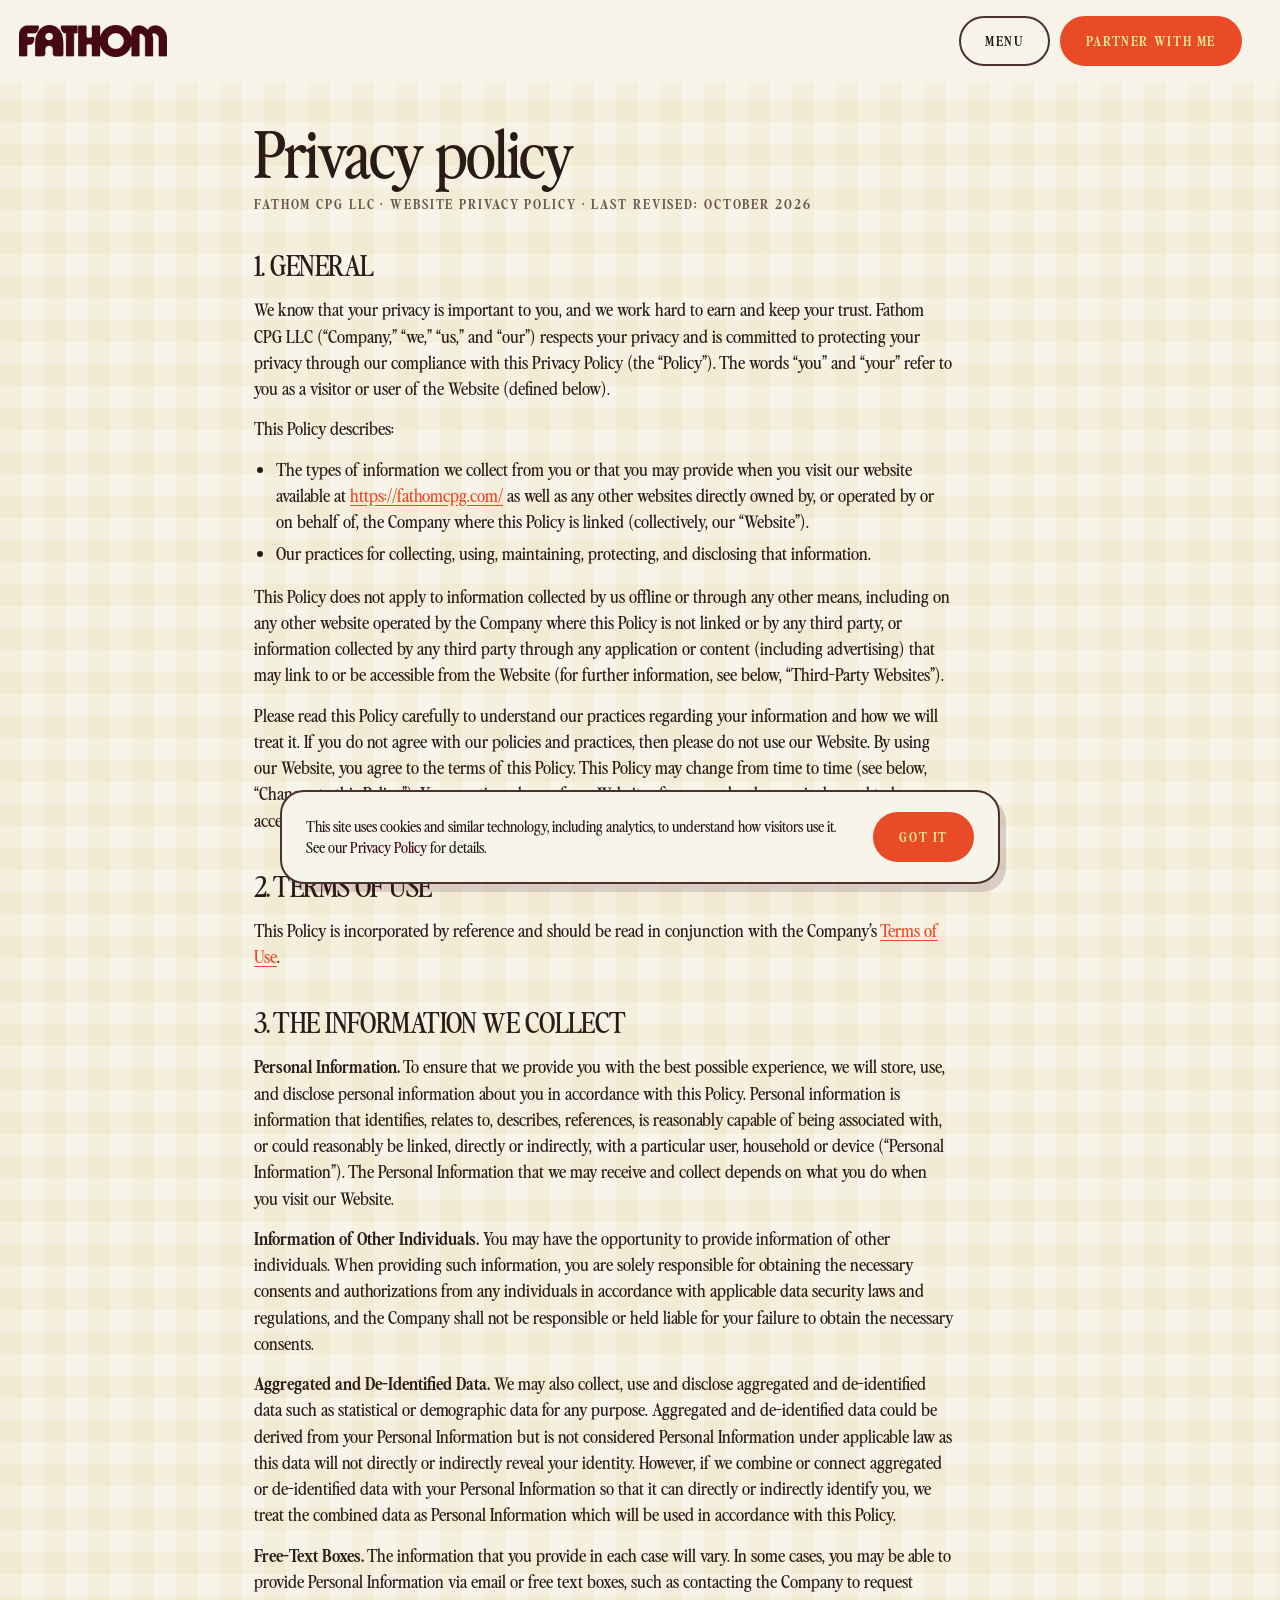
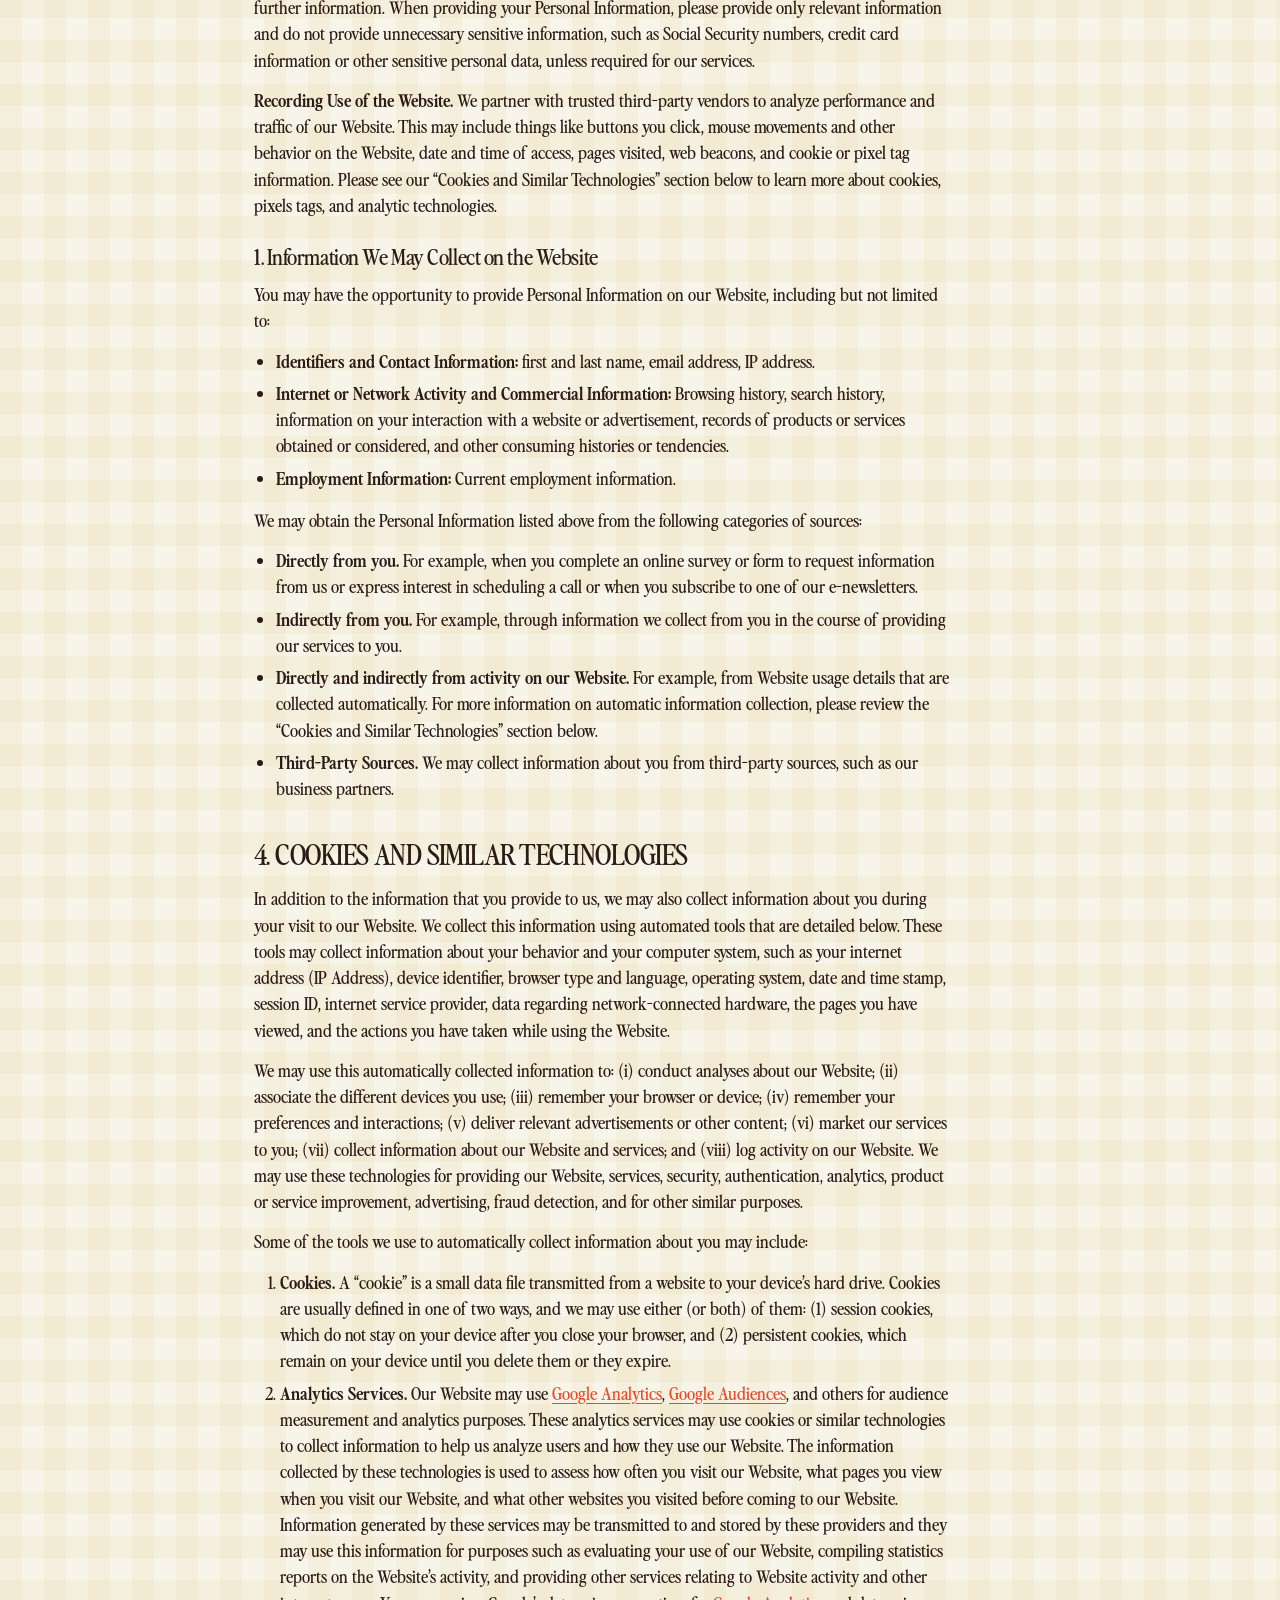
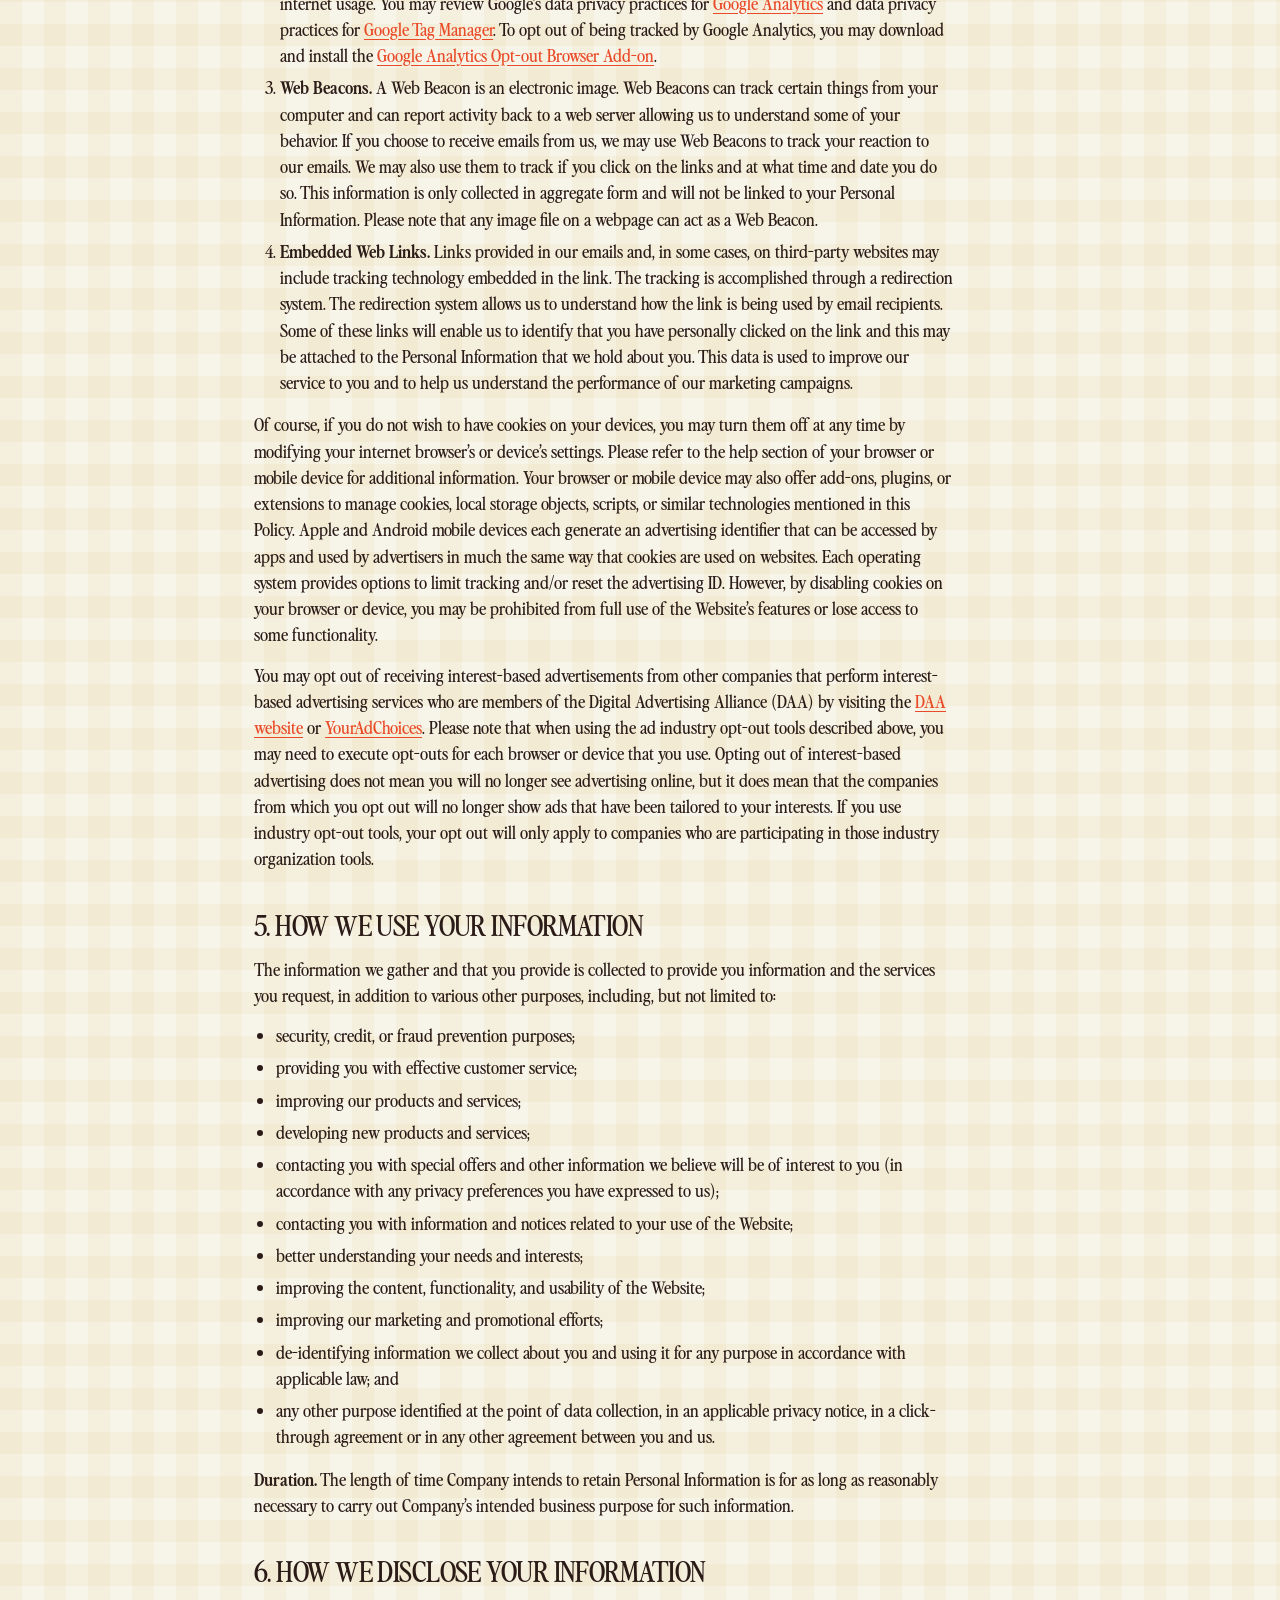
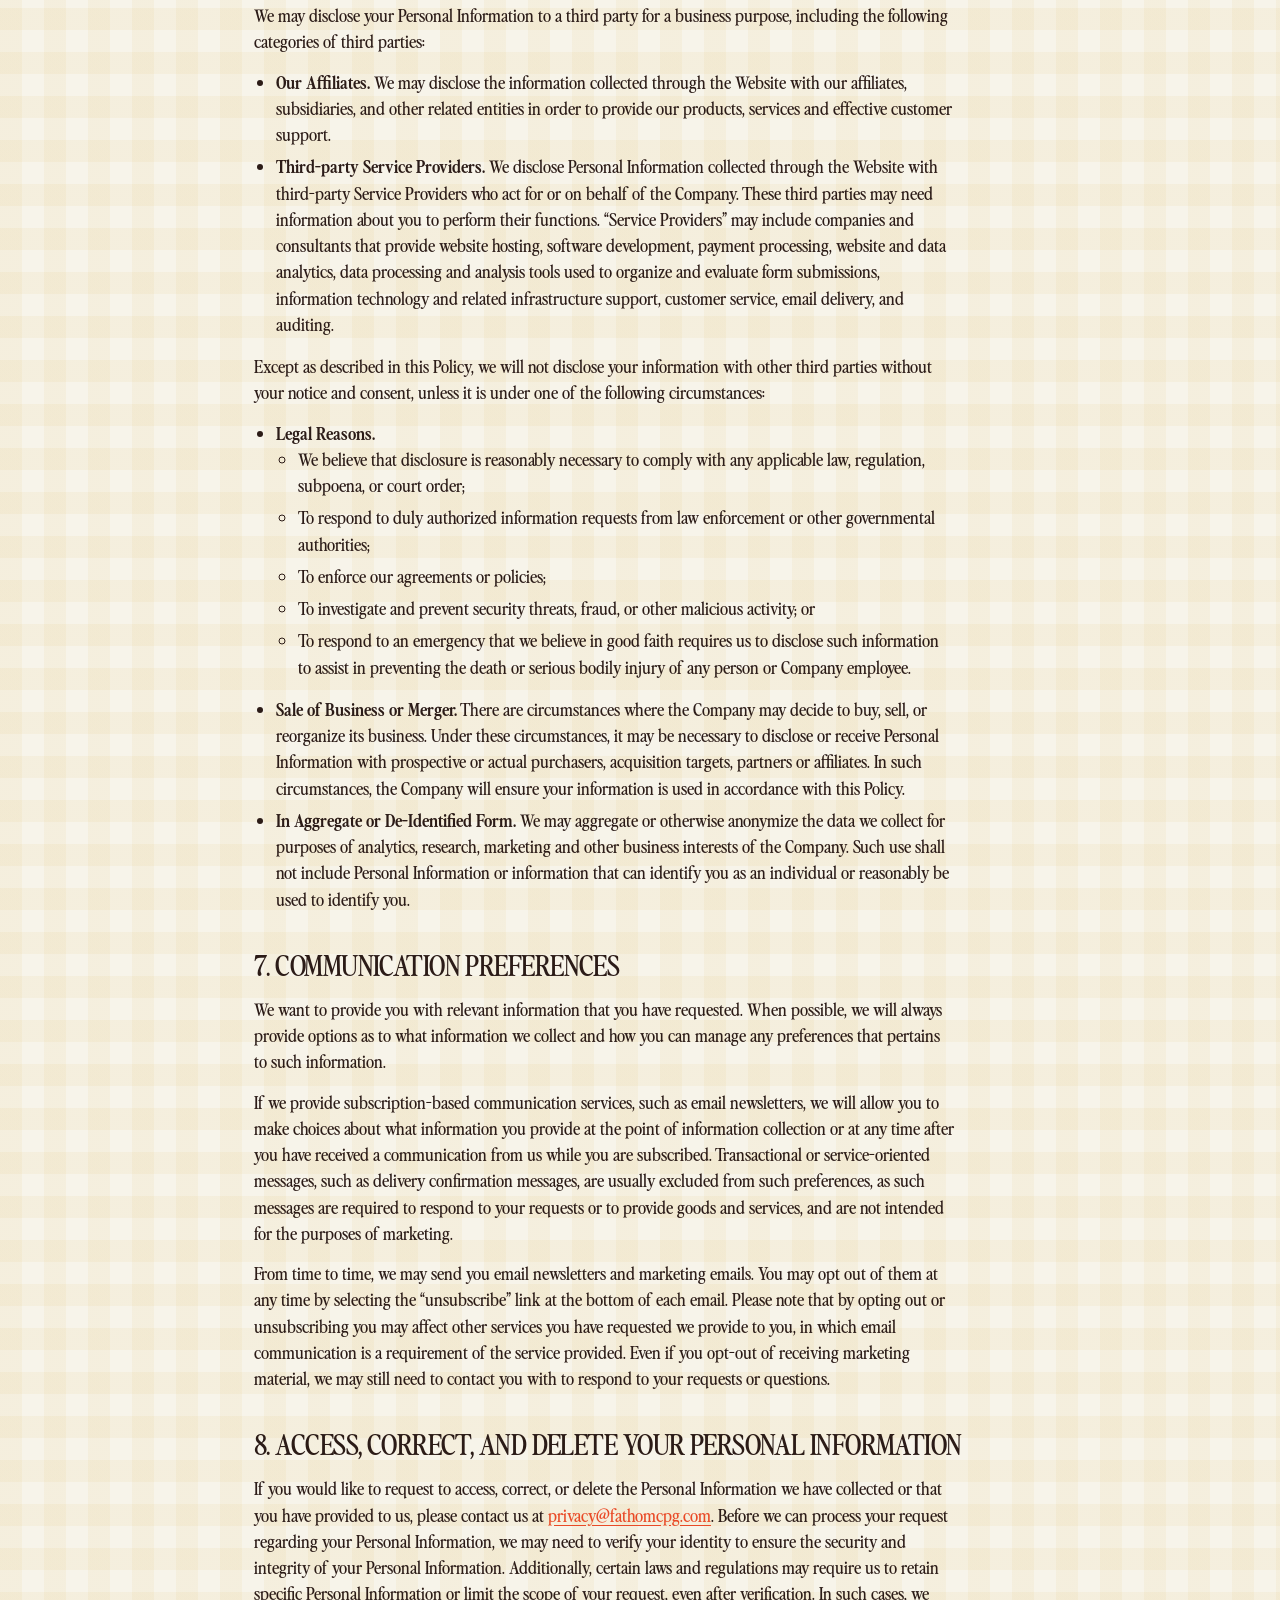
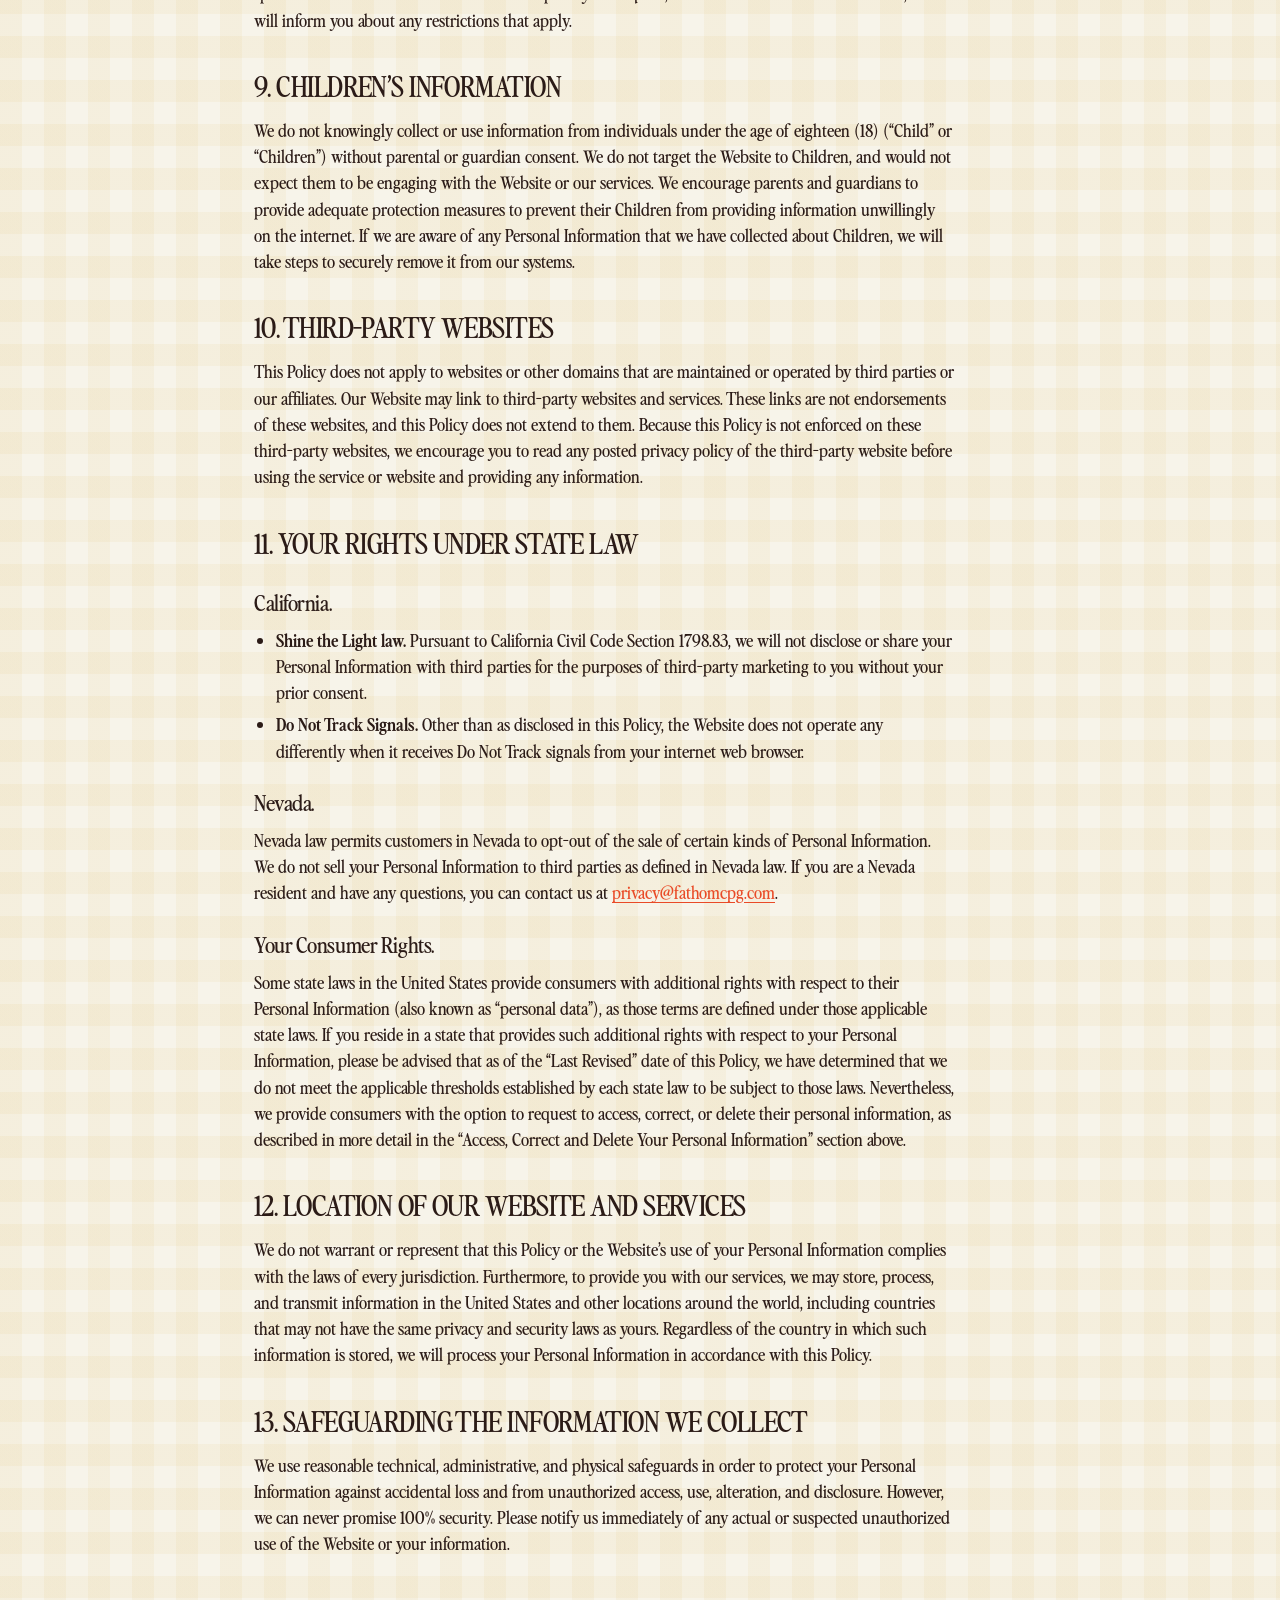
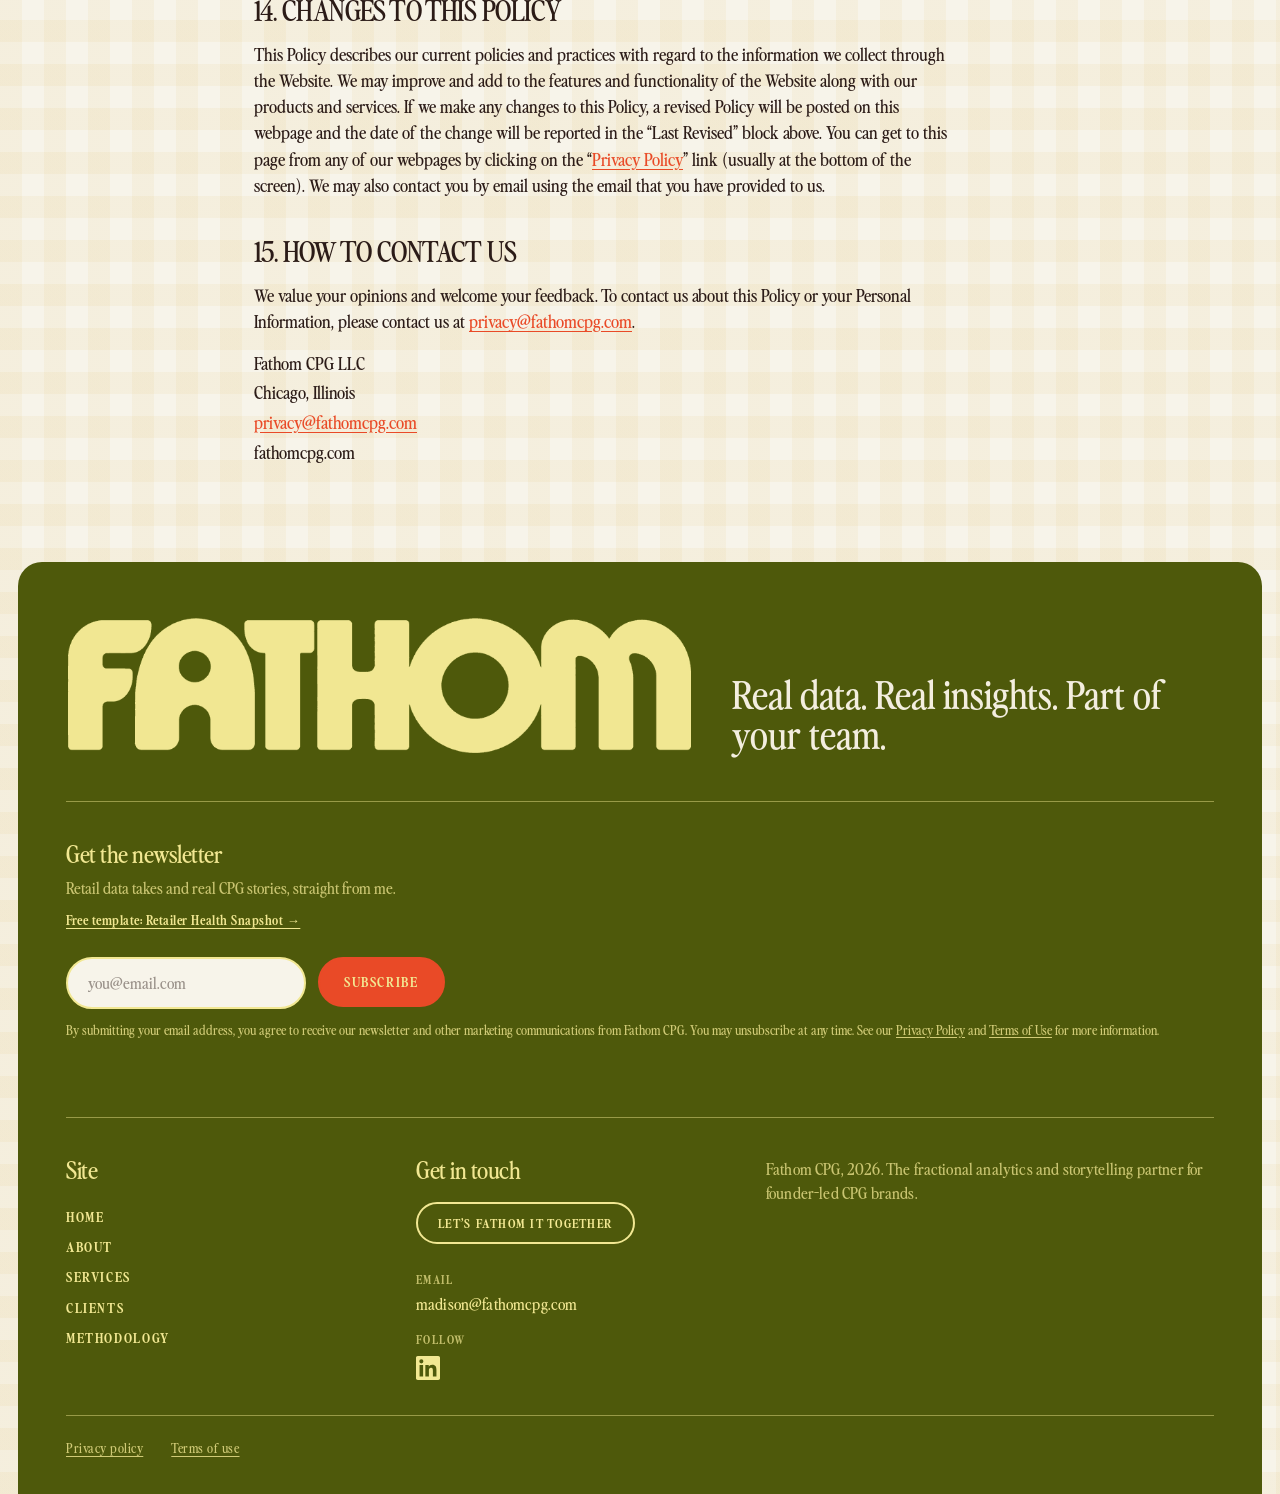
<file: privacy/index.html>
<!doctype html>
<html lang="en">
<head>
<meta charset="utf-8">
<meta name="viewport" content="width=device-width,initial-scale=1">
<script async src="https://www.googletagmanager.com/gtag/js?id=G-GGDD84Z0N7"></script>
<script>window.dataLayer=window.dataLayer||[];function gtag(){dataLayer.push(arguments);}gtag('js',new Date());gtag('config','G-GGDD84Z0N7');</script>
<title>Privacy Policy · Fathom CPG</title>
<meta name="description" content="Privacy policy for fathomcpg.com.">
<link rel="canonical" href="https://fathomcpg.com/privacy/">
<meta property="og:title" content="Privacy Policy · Fathom CPG"><meta property="og:description" content="Privacy policy for fathomcpg.com."><meta property="og:type" content="website"><meta property="og:url" content="https://fathomcpg.com/privacy/"><meta property="og:image" content="https://fathomcpg.com/img/og-image.jpg"><meta property="og:image:width" content="1200"><meta property="og:image:height" content="630"><meta name="twitter:card" content="summary_large_image"><meta name="twitter:title" content="Privacy Policy · Fathom CPG"><meta name="twitter:description" content="Privacy policy for fathomcpg.com."><meta name="twitter:image" content="https://fathomcpg.com/img/og-image.jpg">
<link rel="icon" href="/favicon.svg" type="image/svg+xml">
<link rel="preconnect" href="https://fonts.googleapis.com">
<link rel="preconnect" href="https://fonts.gstatic.com" crossorigin>
<link href="https://fonts.googleapis.com/css2?family=Archivo+Black&family=Archivo+Narrow:wght@500;600;700&family=DM+Serif+Display&display=swap" rel="stylesheet">
<link rel="preload" href="/fonts/PerfectlyNineties-Regular.woff" as="font" type="font/woff" crossorigin>
<link rel="stylesheet" href="/css/site.css">

</head>
<body>
<svg class="svgdefs" aria-hidden="true"><defs>
  <filter id="hand" x="-10%" y="-10%" width="120%" height="120%"><feTurbulence type="fractalNoise" baseFrequency=".045" numOctaves="2" seed="3" result="n"/><feDisplacementMap in="SourceGraphic" in2="n" scale="2.6" xChannelSelector="R" yChannelSelector="G"/></filter>
  <filter id="cut" x="-2%" y="-8%" width="104%" height="116%"><feTurbulence type="fractalNoise" baseFrequency=".02 .12" numOctaves="2" seed="7" result="t"/><feDisplacementMap in="SourceGraphic" in2="t" scale="5" xChannelSelector="R" yChannelSelector="G"/></filter>
  <pattern id="st" patternUnits="userSpaceOnUse" width="176" height="200"><rect width="176" height="200" fill="#F2E893"/><rect x="0" width="44" height="200" fill="#4A312B"/><rect x="88" width="44" height="200" fill="#4A312B"/></pattern>
</defs></svg>

<header class="top">
  <nav id="nav">
    <a class="pill" href="/" data-nav="home">Home</a>
    <a class="pill" href="/about/" data-nav="about">About</a>
    <a class="pill" href="/services/" data-nav="services">Services</a>
    <a class="pill" href="/clients/" data-nav="clients">Clients</a>
    <a class="pill" href="/method/" data-nav="method">Method</a>
  </nav>
  <a class="brand" href="/" aria-label="Fathom CPG home"><span class="logo"></span></a>
  <div class="right">
    <button class="pill burger" id="burger" aria-expanded="false" aria-controls="nav">Menu</button>
    <a class="pill tomato" href="/partner/">Partner with me</a>
  </div>
</header>

<main class="wrap">

<!-- ================= PRIVACY — edit page copy below ================= -->
<div class="page on" data-page="privacy">
  <section class="legal"><h1>Privacy policy</h1><span class="label">Fathom CPG LLC &middot; Website Privacy Policy &middot; Last Revised: October 2026</span>
    <h2>1. GENERAL</h2>
    <p>We know that your privacy is important to you, and we work hard to earn and keep your trust. Fathom CPG LLC (“Company,” “we,” “us,” and “our”) respects your privacy and is committed to protecting your privacy through our compliance with this Privacy Policy (the “Policy”). The words “you” and “your” refer to you as a visitor or user of the Website (defined below).</p>
    <p>This Policy describes:</p>
    <ul>
      <li>The types of information we collect from you or that you may provide when you visit our website available at <a href="https://fathomcpg.com/">https://fathomcpg.com/</a> as well as any other websites directly owned by, or operated by or on behalf of, the Company where this Policy is linked (collectively, our “Website”).</li>
      <li>Our practices for collecting, using, maintaining, protecting, and disclosing that information.</li>
    </ul>
    <p>This Policy does not apply to information collected by us offline or through any other means, including on any other website operated by the Company where this Policy is not linked or by any third party, or information collected by any third party through any application or content (including advertising) that may link to or be accessible from the Website (for further information, see below, “Third-Party Websites”).</p>
    <p>Please read this Policy carefully to understand our practices regarding your information and how we will treat it. If you do not agree with our policies and practices, then please do not use our Website. By using our Website, you agree to the terms of this Policy. This Policy may change from time to time (see below, “Changes to this Policy”). Your continued use of our Website after we make changes is deemed to be acceptance of those changes, so please check the Policy periodically for updates.</p>
    <h2>2. TERMS OF USE</h2>
    <p>This Policy is incorporated by reference and should be read in conjunction with the Company’s <a href="/terms/">Terms of Use</a>.</p>
    <h2>3. THE INFORMATION WE COLLECT</h2>
    <p><strong>Personal Information.</strong> To ensure that we provide you with the best possible experience, we will store, use, and disclose personal information about you in accordance with this Policy. Personal information is information that identifies, relates to, describes, references, is reasonably capable of being associated with, or could reasonably be linked, directly or indirectly, with a particular user, household or device (“Personal Information”). The Personal Information that we may receive and collect depends on what you do when you visit our Website.</p>
    <p><strong>Information of Other Individuals.</strong> You may have the opportunity to provide information of other individuals. When providing such information, you are solely responsible for obtaining the necessary consents and authorizations from any individuals in accordance with applicable data security laws and regulations, and the Company shall not be responsible or held liable for your failure to obtain the necessary consents.</p>
    <p><strong>Aggregated and De-Identified Data.</strong> We may also collect, use and disclose aggregated and de-identified data such as statistical or demographic data for any purpose. Aggregated and de-identified data could be derived from your Personal Information but is not considered Personal Information under applicable law as this data will not directly or indirectly reveal your identity. However, if we combine or connect aggregated or de-identified data with your Personal Information so that it can directly or indirectly identify you, we treat the combined data as Personal Information which will be used in accordance with this Policy.</p>
    <p><strong>Free-Text Boxes.</strong> The information that you provide in each case will vary. In some cases, you may be able to provide Personal Information via email or free text boxes, such as contacting the Company to request further information. When providing your Personal Information, please provide only relevant information and do not provide unnecessary sensitive information, such as Social Security numbers, credit card information or other sensitive personal data, unless required for our services.</p>
    <p><strong>Recording Use of the Website.</strong> We partner with trusted third-party vendors to analyze performance and traffic of our Website. This may include things like buttons you click, mouse movements and other behavior on the Website, date and time of access, pages visited, web beacons, and cookie or pixel tag information. Please see our “Cookies and Similar Technologies” section below to learn more about cookies, pixels tags, and analytic technologies.</p>
    <h3>1. Information We May Collect on the Website</h3>
    <p>You may have the opportunity to provide Personal Information on our Website, including but not limited to:</p>
    <ul>
      <li><strong>Identifiers and Contact Information:</strong> first and last name, email address, IP address.</li>
      <li><strong>Internet or Network Activity and Commercial Information:</strong> Browsing history, search history, information on your interaction with a website or advertisement, records of products or services obtained or considered, and other consuming histories or tendencies.</li>
      <li><strong>Employment Information:</strong> Current employment information.</li>
    </ul>
    <p>We may obtain the Personal Information listed above from the following categories of sources:</p>
    <ul>
      <li><strong>Directly from you.</strong> For example, when you complete an online survey or form to request information from us or express interest in scheduling a call or when you subscribe to one of our e-newsletters.</li>
      <li><strong>Indirectly from you.</strong> For example, through information we collect from you in the course of providing our services to you.</li>
      <li><strong>Directly and indirectly from activity on our Website.</strong> For example, from Website usage details that are collected automatically. For more information on automatic information collection, please review the “Cookies and Similar Technologies” section below.</li>
      <li><strong>Third-Party Sources.</strong> We may collect information about you from third-party sources, such as our business partners.</li>
    </ul>
    <h2>4. COOKIES AND SIMILAR TECHNOLOGIES</h2>
    <p>In addition to the information that you provide to us, we may also collect information about you during your visit to our Website. We collect this information using automated tools that are detailed below. These tools may collect information about your behavior and your computer system, such as your internet address (IP Address), device identifier, browser type and language, operating system, date and time stamp, session ID, internet service provider, data regarding network-connected hardware, the pages you have viewed, and the actions you have taken while using the Website.</p>
    <p>We may use this automatically collected information to: (i) conduct analyses about our Website; (ii) associate the different devices you use; (iii) remember your browser or device; (iv) remember your preferences and interactions; (v) deliver relevant advertisements or other content; (vi) market our services to you; (vii) collect information about our Website and services; and (viii) log activity on our Website. We may use these technologies for providing our Website, services, security, authentication, analytics, product or service improvement, advertising, fraud detection, and for other similar purposes.</p>
    <p>Some of the tools we use to automatically collect information about you may include:</p>
    <ol>
      <li><strong>Cookies.</strong> A “cookie” is a small data file transmitted from a website to your device’s hard drive. Cookies are usually defined in one of two ways, and we may use either (or both) of them: (1) session cookies, which do not stay on your device after you close your browser, and (2) persistent cookies, which remain on your device until you delete them or they expire.</li>
      <li><strong>Analytics Services.</strong> Our Website may use <a href="https://policies.google.com/technologies/partner-sites" target="_blank" rel="noopener noreferrer">Google Analytics</a>, <a href="https://policies.google.com/privacy?hl=en&amp;fg=1" target="_blank" rel="noopener noreferrer">Google Audiences</a>, and others for audience measurement and analytics purposes. These analytics services may use cookies or similar technologies to collect information to help us analyze users and how they use our Website. The information collected by these technologies is used to assess how often you visit our Website, what pages you view when you visit our Website, and what other websites you visited before coming to our Website. Information generated by these services may be transmitted to and stored by these providers and they may use this information for purposes such as evaluating your use of our Website, compiling statistics reports on the Website’s activity, and providing other services relating to Website activity and other internet usage. You may review Google’s data privacy practices for <a href="https://support.google.com/analytics/answer/6004245" target="_blank" rel="noopener noreferrer">Google Analytics</a> and data privacy practices for <a href="https://support.google.com/tagmanager/answer/9323295?hl=en" target="_blank" rel="noopener noreferrer">Google Tag Manager</a>. To opt out of being tracked by Google Analytics, you may download and install the <a href="https://tools.google.com/dlpage/gaoptout" target="_blank" rel="noopener noreferrer">Google Analytics Opt-out Browser Add-on</a>.</li>
      <li><strong>Web Beacons.</strong> A Web Beacon is an electronic image. Web Beacons can track certain things from your computer and can report activity back to a web server allowing us to understand some of your behavior. If you choose to receive emails from us, we may use Web Beacons to track your reaction to our emails. We may also use them to track if you click on the links and at what time and date you do so. This information is only collected in aggregate form and will not be linked to your Personal Information. Please note that any image file on a webpage can act as a Web Beacon.</li>
      <li><strong>Embedded Web Links.</strong> Links provided in our emails and, in some cases, on third-party websites may include tracking technology embedded in the link. The tracking is accomplished through a redirection system. The redirection system allows us to understand how the link is being used by email recipients. Some of these links will enable us to identify that you have personally clicked on the link and this may be attached to the Personal Information that we hold about you. This data is used to improve our service to you and to help us understand the performance of our marketing campaigns.</li>
    </ol>
    <p>Of course, if you do not wish to have cookies on your devices, you may turn them off at any time by modifying your internet browser’s or device’s settings. Please refer to the help section of your browser or mobile device for additional information. Your browser or mobile device may also offer add-ons, plugins, or extensions to manage cookies, local storage objects, scripts, or similar technologies mentioned in this Policy. Apple and Android mobile devices each generate an advertising identifier that can be accessed by apps and used by advertisers in much the same way that cookies are used on websites. Each operating system provides options to limit tracking and/or reset the advertising ID. However, by disabling cookies on your browser or device, you may be prohibited from full use of the Website’s features or lose access to some functionality.</p>
    <p>You may opt out of receiving interest-based advertisements from other companies that perform interest-based advertising services who are members of the Digital Advertising Alliance (DAA) by visiting the <a href="https://optout.aboutads.info/" target="_blank" rel="noopener noreferrer">DAA website</a> or <a href="https://youradchoices.com/control" target="_blank" rel="noopener noreferrer">YourAdChoices</a>. Please note that when using the ad industry opt-out tools described above, you may need to execute opt-outs for each browser or device that you use. Opting out of interest-based advertising does not mean you will no longer see advertising online, but it does mean that the companies from which you opt out will no longer show ads that have been tailored to your interests. If you use industry opt-out tools, your opt out will only apply to companies who are participating in those industry organization tools.</p>
    <h2>5. HOW WE USE YOUR INFORMATION</h2>
    <p>The information we gather and that you provide is collected to provide you information and the services you request, in addition to various other purposes, including, but not limited to:</p>
    <ul>
      <li>security, credit, or fraud prevention purposes;</li>
      <li>providing you with effective customer service;</li>
      <li>improving our products and services;</li>
      <li>developing new products and services;</li>
      <li>contacting you with special offers and other information we believe will be of interest to you (in accordance with any privacy preferences you have expressed to us);</li>
      <li>contacting you with information and notices related to your use of the Website;</li>
      <li>better understanding your needs and interests;</li>
      <li>improving the content, functionality, and usability of the Website;</li>
      <li>improving our marketing and promotional efforts;</li>
      <li>de-identifying information we collect about you and using it for any purpose in accordance with applicable law; and</li>
      <li>any other purpose identified at the point of data collection, in an applicable privacy notice, in a click-through agreement or in any other agreement between you and us.</li>
    </ul>
    <p><strong>Duration.</strong> The length of time Company intends to retain Personal Information is for as long as reasonably necessary to carry out Company’s intended business purpose for such information.</p>
    <h2>6. HOW WE DISCLOSE YOUR INFORMATION</h2>
    <p>We may disclose your Personal Information to a third party for a business purpose, including the following categories of third parties:</p>
    <ul>
      <li><strong>Our Affiliates.</strong> We may disclose the information collected through the Website with our affiliates, subsidiaries, and other related entities in order to provide our products, services and effective customer support.</li>
      <li><strong>Third-party Service Providers.</strong> We disclose Personal Information collected through the Website with third-party Service Providers who act for or on behalf of the Company. These third parties may need information about you to perform their functions. “Service Providers” may include companies and consultants that provide website hosting, software development, payment processing, website and data analytics, data processing and analysis tools used to organize and evaluate form submissions, information technology and related infrastructure support, customer service, email delivery, and auditing.</li>
    </ul>
    <p>Except as described in this Policy, we will not disclose your information with other third parties without your notice and consent, unless it is under one of the following circumstances:</p>
    <ul>
      <li><strong>Legal Reasons.</strong>
        <ul>
          <li>We believe that disclosure is reasonably necessary to comply with any applicable law, regulation, subpoena, or court order;</li>
          <li>To respond to duly authorized information requests from law enforcement or other governmental authorities;</li>
          <li>To enforce our agreements or policies;</li>
          <li>To investigate and prevent security threats, fraud, or other malicious activity; or</li>
          <li>To respond to an emergency that we believe in good faith requires us to disclose such information to assist in preventing the death or serious bodily injury of any person or Company employee.</li>
        </ul>
      </li>
      <li><strong>Sale of Business or Merger.</strong> There are circumstances where the Company may decide to buy, sell, or reorganize its business. Under these circumstances, it may be necessary to disclose or receive Personal Information with prospective or actual purchasers, acquisition targets, partners or affiliates. In such circumstances, the Company will ensure your information is used in accordance with this Policy.</li>
      <li><strong>In Aggregate or De-Identified Form.</strong> We may aggregate or otherwise anonymize the data we collect for purposes of analytics, research, marketing and other business interests of the Company. Such use shall not include Personal Information or information that can identify you as an individual or reasonably be used to identify you.</li>
    </ul>
    <h2>7. COMMUNICATION PREFERENCES</h2>
    <p>We want to provide you with relevant information that you have requested. When possible, we will always provide options as to what information we collect and how you can manage any preferences that pertains to such information.</p>
    <p>If we provide subscription-based communication services, such as email newsletters, we will allow you to make choices about what information you provide at the point of information collection or at any time after you have received a communication from us while you are subscribed. Transactional or service-oriented messages, such as delivery confirmation messages, are usually excluded from such preferences, as such messages are required to respond to your requests or to provide goods and services, and are not intended for the purposes of marketing.</p>
    <p>From time to time, we may send you email newsletters and marketing emails. You may opt out of them at any time by selecting the “unsubscribe” link at the bottom of each email. Please note that by opting out or unsubscribing you may affect other services you have requested we provide to you, in which email communication is a requirement of the service provided. Even if you opt-out of receiving marketing material, we may still need to contact you with to respond to your requests or questions.</p>
    <h2>8. ACCESS, CORRECT, AND DELETE YOUR PERSONAL INFORMATION</h2>
    <p>If you would like to request to access, correct, or delete the Personal Information we have collected or that you have provided to us, please contact us at <a href="mailto:privacy@fathomcpg.com">privacy@fathomcpg.com</a>. Before we can process your request regarding your Personal Information, we may need to verify your identity to ensure the security and integrity of your Personal Information. Additionally, certain laws and regulations may require us to retain specific Personal Information or limit the scope of your request, even after verification. In such cases, we will inform you about any restrictions that apply.</p>
    <h2>9. CHILDREN’S INFORMATION</h2>
    <p>We do not knowingly collect or use information from individuals under the age of eighteen (18) (“Child” or “Children”) without parental or guardian consent. We do not target the Website to Children, and would not expect them to be engaging with the Website or our services. We encourage parents and guardians to provide adequate protection measures to prevent their Children from providing information unwillingly on the internet. If we are aware of any Personal Information that we have collected about Children, we will take steps to securely remove it from our systems.</p>
    <h2>10. THIRD-PARTY WEBSITES</h2>
    <p>This Policy does not apply to websites or other domains that are maintained or operated by third parties or our affiliates. Our Website may link to third-party websites and services. These links are not endorsements of these websites, and this Policy does not extend to them. Because this Policy is not enforced on these third-party websites, we encourage you to read any posted privacy policy of the third-party website before using the service or website and providing any information.</p>
    <h2>11. YOUR RIGHTS UNDER STATE LAW</h2>
    <h3>California.</h3>
    <ul>
      <li><strong>Shine the Light law.</strong> Pursuant to California Civil Code Section 1798.83, we will not disclose or share your Personal Information with third parties for the purposes of third-party marketing to you without your prior consent.</li>
      <li><strong>Do Not Track Signals.</strong> Other than as disclosed in this Policy, the Website does not operate any differently when it receives Do Not Track signals from your internet web browser.</li>
    </ul>
    <h3>Nevada.</h3>
    <p>Nevada law permits customers in Nevada to opt-out of the sale of certain kinds of Personal Information. We do not sell your Personal Information to third parties as defined in Nevada law. If you are a Nevada resident and have any questions, you can contact us at <a href="mailto:privacy@fathomcpg.com">privacy@fathomcpg.com</a>.</p>
    <h3>Your Consumer Rights.</h3>
    <p>Some state laws in the United States provide consumers with additional rights with respect to their Personal Information (also known as “personal data”), as those terms are defined under those applicable state laws. If you reside in a state that provides such additional rights with respect to your Personal Information, please be advised that as of the “Last Revised” date of this Policy, we have determined that we do not meet the applicable thresholds established by each state law to be subject to those laws. Nevertheless, we provide consumers with the option to request to access, correct, or delete their personal information, as described in more detail in the “Access, Correct and Delete Your Personal Information” section above.</p>
    <h2>12. LOCATION OF OUR WEBSITE AND SERVICES</h2>
    <p>We do not warrant or represent that this Policy or the Website’s use of your Personal Information complies with the laws of every jurisdiction. Furthermore, to provide you with our services, we may store, process, and transmit information in the United States and other locations around the world, including countries that may not have the same privacy and security laws as yours. Regardless of the country in which such information is stored, we will process your Personal Information in accordance with this Policy.</p>
    <h2>13. SAFEGUARDING THE INFORMATION WE COLLECT</h2>
    <p>We use reasonable technical, administrative, and physical safeguards in order to protect your Personal Information against accidental loss and from unauthorized access, use, alteration, and disclosure. However, we can never promise 100% security. Please notify us immediately of any actual or suspected unauthorized use of the Website or your information.</p>
    <h2>14. CHANGES TO THIS POLICY</h2>
    <p>This Policy describes our current policies and practices with regard to the information we collect through the Website. We may improve and add to the features and functionality of the Website along with our products and services. If we make any changes to this Policy, a revised Policy will be posted on this webpage and the date of the change will be reported in the “Last Revised” block above. You can get to this page from any of our webpages by clicking on the “<a href="/privacy/">Privacy Policy</a>” link (usually at the bottom of the screen). We may also contact you by email using the email that you have provided to us.</p>
    <h2>15. HOW TO CONTACT US</h2>
    <p>We value your opinions and welcome your feedback. To contact us about this Policy or your Personal Information, please contact us at <a href="mailto:privacy@fathomcpg.com">privacy@fathomcpg.com</a>.</p>
    <p class="addr">Fathom CPG LLC<br>Chicago, Illinois<br><a href="mailto:privacy@fathomcpg.com">privacy@fathomcpg.com</a><br>fathomcpg.com</p>
  </section>
</div>
<div class="scallop" aria-hidden="true"></div>

<footer class="foot">
  <div class="foot-top">
    <div class="logo" role="img" aria-label="Fathom CPG"></div>
    <p class="line">Real data. Real insights. Part of your team.</p>
  </div>
  <div class="foot-news">
    <div><h4>Get the newsletter</h4><p>Retail data takes and real CPG stories, straight from me.</p><a href="/retailer-health-snapshot/" class="rh-link">Free template: Retailer Health Snapshot →</a></div>
    <form name="newsletter" method="POST" action="/" data-netlify="true" netlify-honeypot="company" class="news-form">
      <input type="hidden" name="form-name" value="newsletter">
      <p style="display:none"><label>Company <input name="company" tabindex="-1" autocomplete="off"></label></p>
      <input type="email" name="email" placeholder="you@email.com" aria-label="Email address" autocomplete="email" required>
      <button type="submit" class="pill tomato">Subscribe</button>
      <p class="news-consent">By submitting your email address, you agree to receive our newsletter and other marketing communications from Fathom CPG. You may unsubscribe at any time. See our <a href="/privacy/">Privacy Policy</a> and <a href="/terms/">Terms of Use</a> for more information.</p>
      <p class="news-msg" role="status" aria-live="polite"></p>
    </form>
  </div>
  <div class="foot-cols">
    <div><h4>Site</h4><a href="/">Home</a><a href="/about/">About</a><a href="/services/">Services</a><a href="/clients/">Clients</a><a href="/method/">Methodology</a></div>
    <div><h4>Get in touch</h4><a class="pill" href="/partner/">Let’s fathom it together</a><span class="sub">Email</span><a class="mail" href="mailto:madison@fathomcpg.com">madison@fathomcpg.com</a><span class="sub">Follow</span><a class="social" href="https://www.linkedin.com/company/fathom-cpg/" target="_blank" rel="noopener noreferrer" aria-label="Fathom CPG on LinkedIn"><svg viewBox="0 0 24 24" width="18" height="18" aria-hidden="true" focusable="false"><path fill="currentColor" d="M20.447 20.452h-3.554v-5.569c0-1.328-.027-3.037-1.852-3.037-1.853 0-2.136 1.445-2.136 2.939v5.667H9.351V9h3.414v1.561h.046c.477-.9 1.637-1.85 3.37-1.85 3.601 0 4.267 2.37 4.267 5.455v6.286zM5.337 7.433a2.062 2.062 0 01-2.063-2.065 2.064 2.064 0 112.063 2.065zm1.782 13.019H3.555V9h3.564v11.452zM22.225 0H1.771C.792 0 0 .774 0 1.729v20.542C0 23.227.792 24 1.771 24h20.451C23.2 24 24 23.227 24 22.271V1.729C24 .774 23.2 0 22.222 0h.003z"/></svg></a></div>
    <div><span class="dim">Fathom CPG, 2026. The fractional analytics and storytelling partner for founder-led CPG brands.</span></div>
  </div>
<div class="foot-legal"><a href="/privacy/">Privacy policy</a><a href="/terms/">Terms of use</a></div>
</footer>

</main>

<script src="/js/site.js"></script>
</body>
</html>
</file>
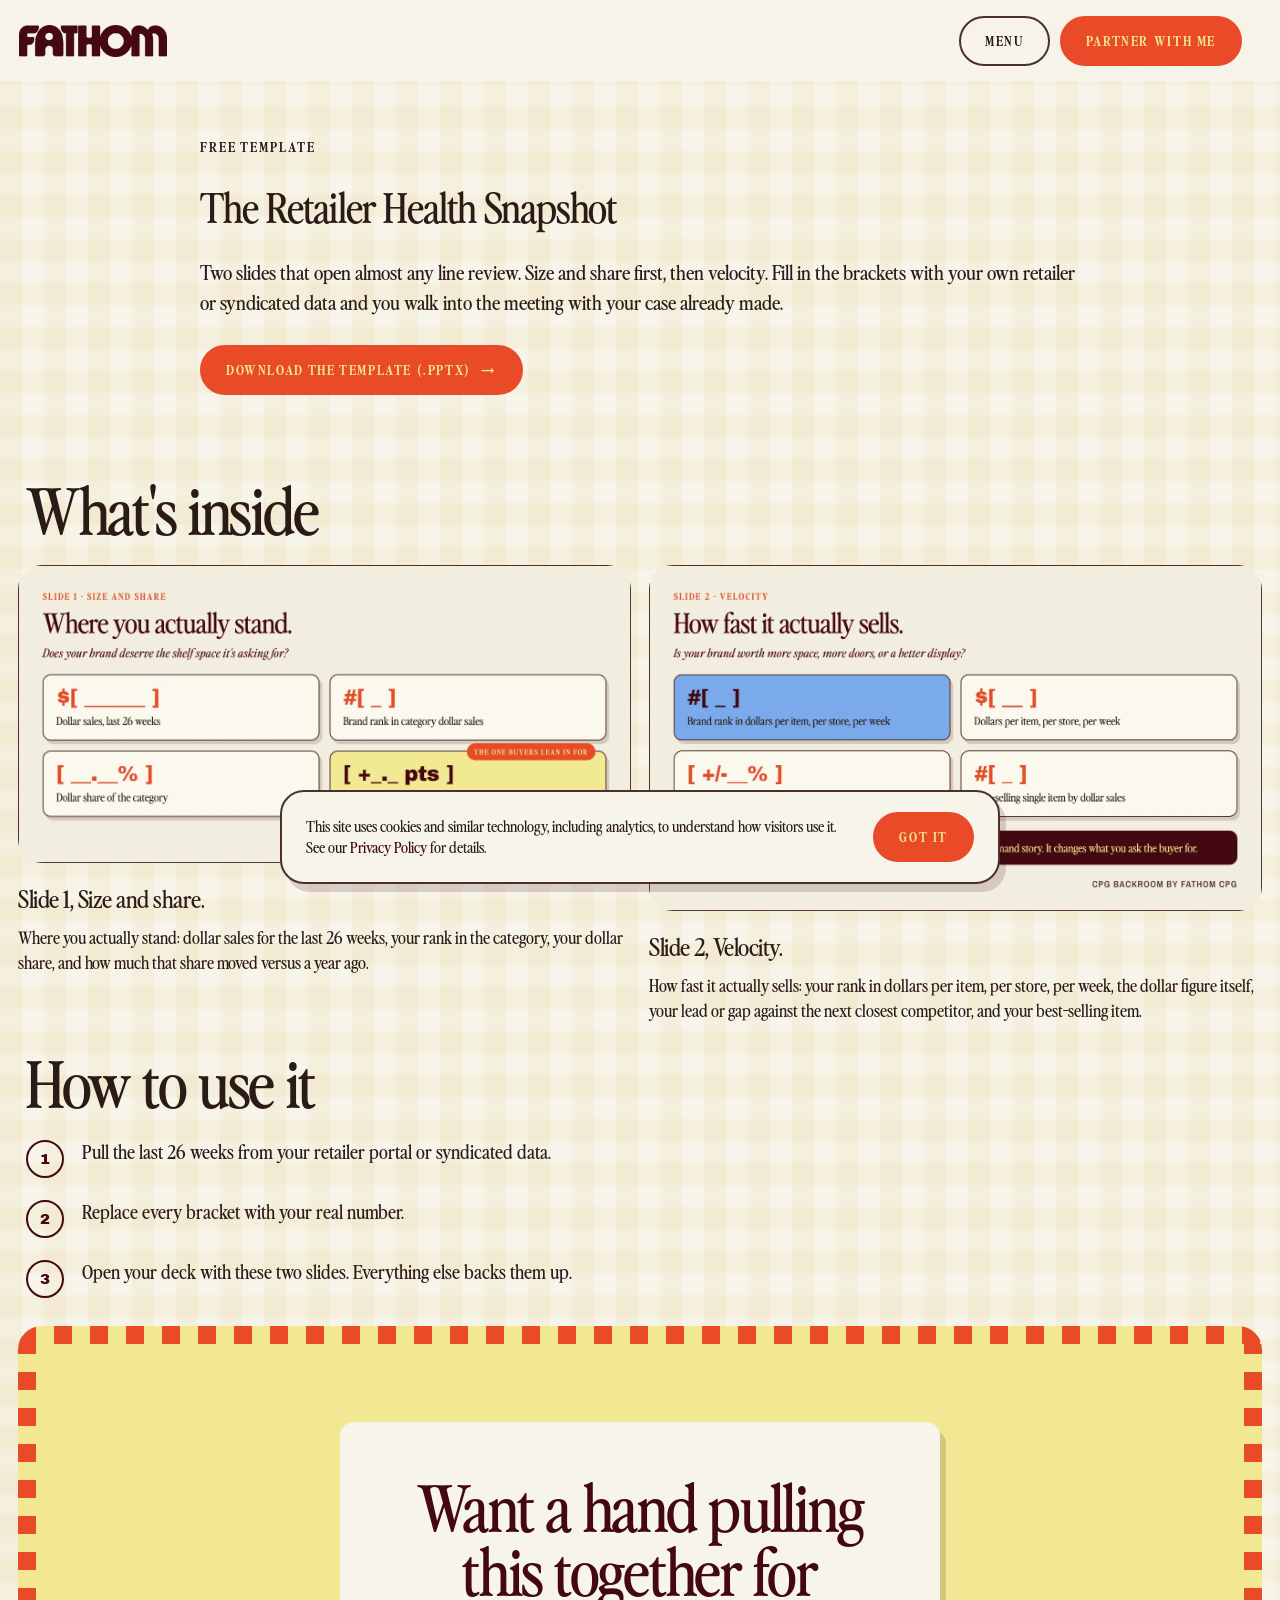
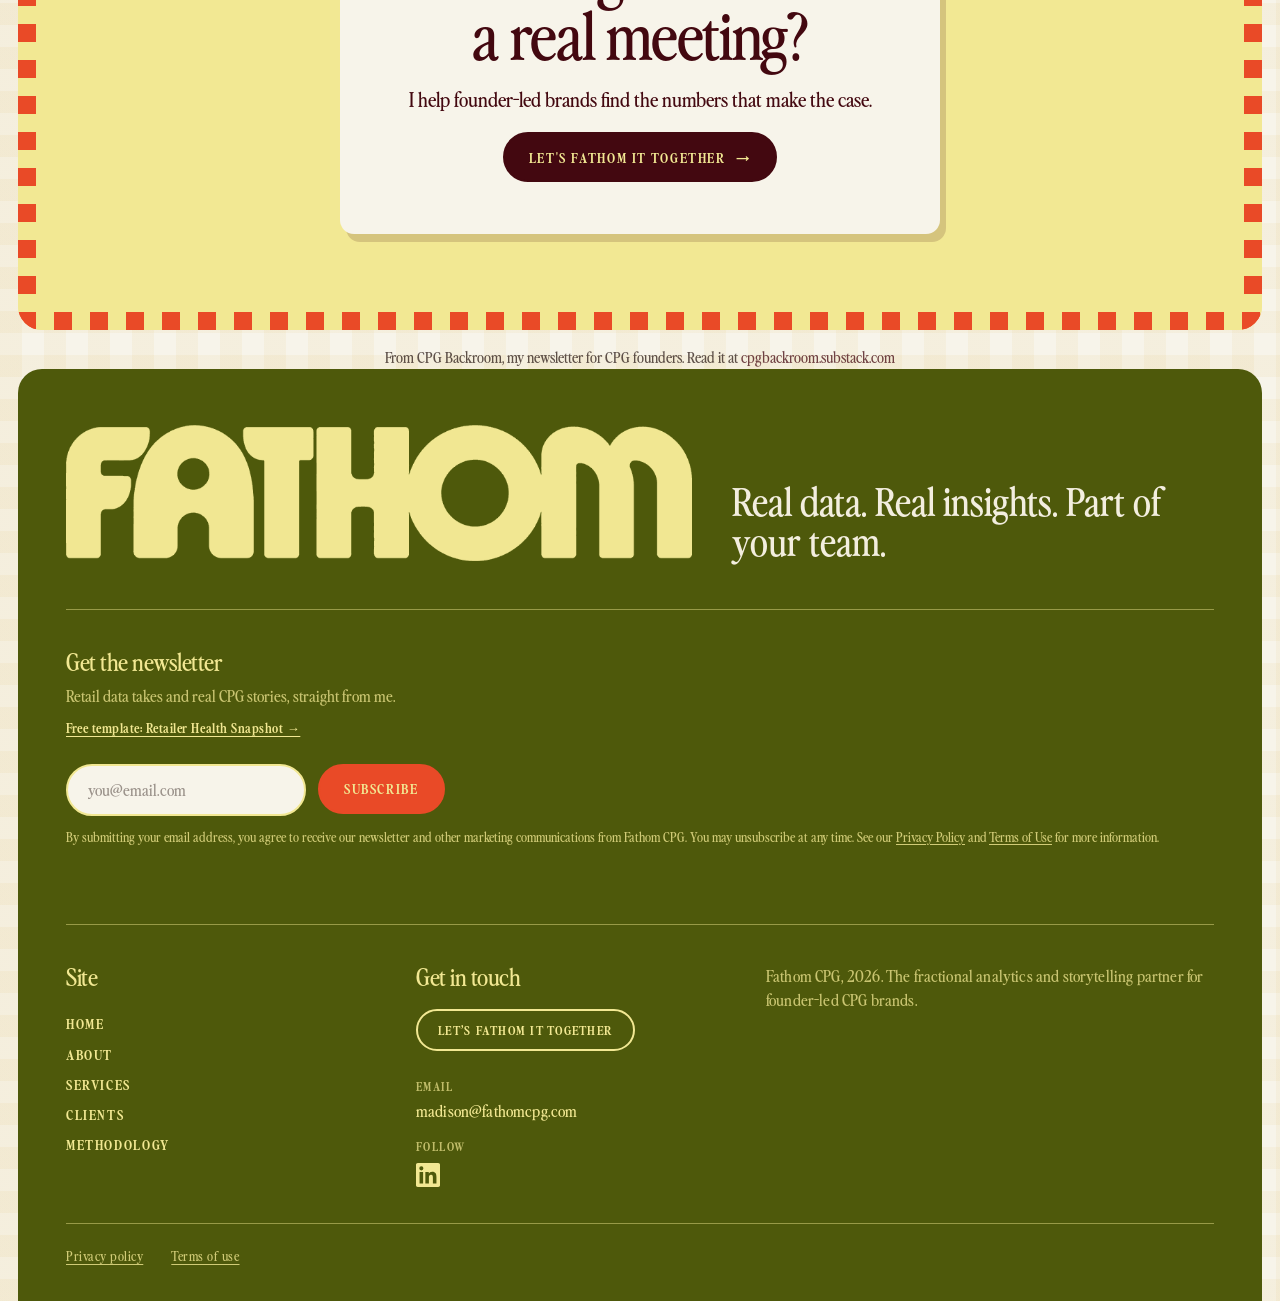
<file: retailer-health-snapshot/index.html>
<!doctype html>
<html lang="en">
<head>
<meta charset="utf-8">
<meta name="viewport" content="width=device-width,initial-scale=1">
<script async src="https://www.googletagmanager.com/gtag/js?id=G-GGDD84Z0N7"></script>
<script>window.dataLayer=window.dataLayer||[];function gtag(){dataLayer.push(arguments);}gtag('js',new Date());gtag('config','G-GGDD84Z0N7');</script>
<title>Retailer Health Snapshot | Fathom CPG</title>
<meta name="description" content="A free two-slide template for your next retailer meeting. Size and share, then velocity, ready for your own data.">
<link rel="canonical" href="https://fathomcpg.com/retailer-health-snapshot/">
<meta property="og:title" content="Retailer Health Snapshot | Fathom CPG"><meta property="og:description" content="A free two-slide template for your next retailer meeting. Size and share, then velocity, ready for your own data."><meta property="og:type" content="website"><meta property="og:url" content="https://fathomcpg.com/retailer-health-snapshot/"><meta property="og:image" content="https://fathomcpg.com/img/preview-size-and-share-og.jpg"><meta name="twitter:card" content="summary_large_image"><meta name="twitter:title" content="Retailer Health Snapshot | Fathom CPG"><meta name="twitter:description" content="A free two-slide template for your next retailer meeting. Size and share, then velocity, ready for your own data."><meta name="twitter:image" content="https://fathomcpg.com/img/preview-size-and-share-og.jpg">
<link rel="icon" href="/favicon.svg" type="image/svg+xml">
<link rel="preconnect" href="https://fonts.googleapis.com">
<link rel="preconnect" href="https://fonts.gstatic.com" crossorigin>
<link href="https://fonts.googleapis.com/css2?family=Archivo+Black&family=Archivo+Narrow:wght@500;600;700&family=DM+Serif+Display&display=swap" rel="stylesheet">
<link rel="preload" href="/fonts/PerfectlyNineties-Regular.woff" as="font" type="font/woff" crossorigin>
<link rel="stylesheet" href="/css/site.css">

</head>
<body>
<svg class="svgdefs" aria-hidden="true"><defs>
  <filter id="hand" x="-10%" y="-10%" width="120%" height="120%"><feTurbulence type="fractalNoise" baseFrequency=".045" numOctaves="2" seed="3" result="n"/><feDisplacementMap in="SourceGraphic" in2="n" scale="2.6" xChannelSelector="R" yChannelSelector="G"/></filter>
  <filter id="cut" x="-2%" y="-8%" width="104%" height="116%"><feTurbulence type="fractalNoise" baseFrequency=".02 .12" numOctaves="2" seed="7" result="t"/><feDisplacementMap in="SourceGraphic" in2="t" scale="5" xChannelSelector="R" yChannelSelector="G"/></filter>
  <pattern id="st" patternUnits="userSpaceOnUse" width="176" height="200"><rect width="176" height="200" fill="#F2E893"/><rect x="0" width="44" height="200" fill="#4A312B"/><rect x="88" width="44" height="200" fill="#4A312B"/></pattern>
</defs></svg>

<header class="top">
  <nav id="nav">
    <a class="pill" href="/" data-nav="home">Home</a>
    <a class="pill" href="/about/" data-nav="about">About</a>
    <a class="pill" href="/services/" data-nav="services">Services</a>
    <a class="pill" href="/clients/" data-nav="clients">Clients</a>
    <a class="pill" href="/method/" data-nav="method">Method</a>
  </nav>
  <a class="brand" href="/" aria-label="Fathom CPG home"><span class="logo"></span></a>
  <div class="right">
    <button class="pill burger" id="burger" aria-expanded="false" aria-controls="nav">Menu</button>
    <a class="pill tomato" href="/partner/">Partner with me</a>
  </div>
</header>

<main class="wrap">

<!-- ================= RETAILER HEALTH SNAPSHOT — edit page copy below ================= -->
<div class="page on" data-page="retailer-health-snapshot">
  <section class="chapter statement">
    <div class="statement-inner">
      <span class="label">Free template</span>
      <h1>The Retailer Health Snapshot</h1>
      <p>Two slides that open almost any line review. Size and share first, then velocity. Fill in the brackets with your own retailer or syndicated data and you walk into the meeting with your case already made.</p>
      <a class="pill tomato" id="rh-download" href="/downloads/fathom-cpg-retailer-health-template.pptx" download>Download the template (.pptx) <span class="arr">→</span></a>
    </div>
  </section>

  <section class="chapter">
    <div class="sec-head"><h2>What's inside</h2></div>
    <div class="rh-previews">
      <div><img src="/img/preview-size-and-share.webp" alt="Size and share slide with four bracket placeholders"><h3>Slide 1, Size and share.</h3><p>Where you actually stand: dollar sales for the last 26 weeks, your rank in the category, your dollar share, and how much that share moved versus a year ago.</p></div>
      <div><img src="/img/preview-velocity.webp" alt="Velocity slide with four bracket placeholders"><h3>Slide 2, Velocity.</h3><p>How fast it actually sells: your rank in dollars per item, per store, per week, the dollar figure itself, your lead or gap against the next closest competitor, and your best-selling item.</p></div>
    </div>
  </section>

  <section class="chapter">
    <div class="sec-head"><h2>How to use it</h2></div>
    <ol class="rh-steps">
      <li>Pull the last 26 weeks from your retailer portal or syndicated data.</li>
      <li>Replace every bracket with your real number.</li>
      <li>Open your deck with these two slides. Everything else backs them up.</li>
    </ol>
  </section>

  <section class="chapter cta panel pattern-cta ticket-cta">
    <div class="ctacard">
    <h2>Want a hand pulling this together for a real meeting?</h2>
    <p>I help founder-led brands find the numbers that make the case.</p>
    <div class="actions"><a class="pill solid" href="/partner/">Let's fathom it together <span class="arr">→</span></a></div>
    </div>
  </section>
  <p class="rh-sub">From CPG Backroom, my newsletter for CPG founders. Read it at <a href="https://cpgbackroom.substack.com">cpgbackroom.substack.com</a></p>
</div>
<div class="scallop" aria-hidden="true"></div>

<footer class="foot">
  <div class="foot-top">
    <div class="logo" role="img" aria-label="Fathom CPG"></div>
    <p class="line">Real data. Real insights. Part of your team.</p>
  </div>
  <div class="foot-news">
    <div><h4>Get the newsletter</h4><p>Retail data takes and real CPG stories, straight from me.</p><a href="/retailer-health-snapshot/" class="rh-link">Free template: Retailer Health Snapshot →</a></div>
    <form name="newsletter" method="POST" action="/" data-netlify="true" netlify-honeypot="company" class="news-form">
      <input type="hidden" name="form-name" value="newsletter">
      <p style="display:none"><label>Company <input name="company" tabindex="-1" autocomplete="off"></label></p>
      <input type="email" name="email" placeholder="you@email.com" aria-label="Email address" autocomplete="email" required>
      <button type="submit" class="pill tomato">Subscribe</button>
      <p class="news-consent">By submitting your email address, you agree to receive our newsletter and other marketing communications from Fathom CPG. You may unsubscribe at any time. See our <a href="/privacy/">Privacy Policy</a> and <a href="/terms/">Terms of Use</a> for more information.</p>
      <p class="news-msg" role="status" aria-live="polite"></p>
    </form>
  </div>
  <div class="foot-cols">
    <div><h4>Site</h4><a href="/">Home</a><a href="/about/">About</a><a href="/services/">Services</a><a href="/clients/">Clients</a><a href="/method/">Methodology</a></div>
    <div><h4>Get in touch</h4><a class="pill" href="/partner/">Let’s fathom it together</a><span class="sub">Email</span><a class="mail" href="mailto:madison@fathomcpg.com">madison@fathomcpg.com</a><span class="sub">Follow</span><a class="social" href="https://www.linkedin.com/company/fathom-cpg/" target="_blank" rel="noopener noreferrer" aria-label="Fathom CPG on LinkedIn"><svg viewBox="0 0 24 24" width="18" height="18" aria-hidden="true" focusable="false"><path fill="currentColor" d="M20.447 20.452h-3.554v-5.569c0-1.328-.027-3.037-1.852-3.037-1.853 0-2.136 1.445-2.136 2.939v5.667H9.351V9h3.414v1.561h.046c.477-.9 1.637-1.85 3.37-1.85 3.601 0 4.267 2.37 4.267 5.455v6.286zM5.337 7.433a2.062 2.062 0 01-2.063-2.065 2.064 2.064 0 112.063 2.065zm1.782 13.019H3.555V9h3.564v11.452zM22.225 0H1.771C.792 0 0 .774 0 1.729v20.542C0 23.227.792 24 1.771 24h20.451C23.2 24 24 23.227 24 22.271V1.729C24 .774 23.2 0 22.222 0h.003z"/></svg></a></div>
    <div><span class="dim">Fathom CPG, 2026. The fractional analytics and storytelling partner for founder-led CPG brands.</span></div>
  </div>
<div class="foot-legal"><a href="/privacy/">Privacy policy</a><a href="/terms/">Terms of use</a></div>
</footer>

</main>

<script src="/js/site.js"></script>
<script>
(function(){
  var btn=document.getElementById('rh-download');
  if(btn&&typeof gtag==='function'){btn.addEventListener('click',function(){gtag('event','template_download',{file_name:'fathom-cpg-retailer-health-template.pptx'})})}
})();
</script>
</body>
</html>
</file>
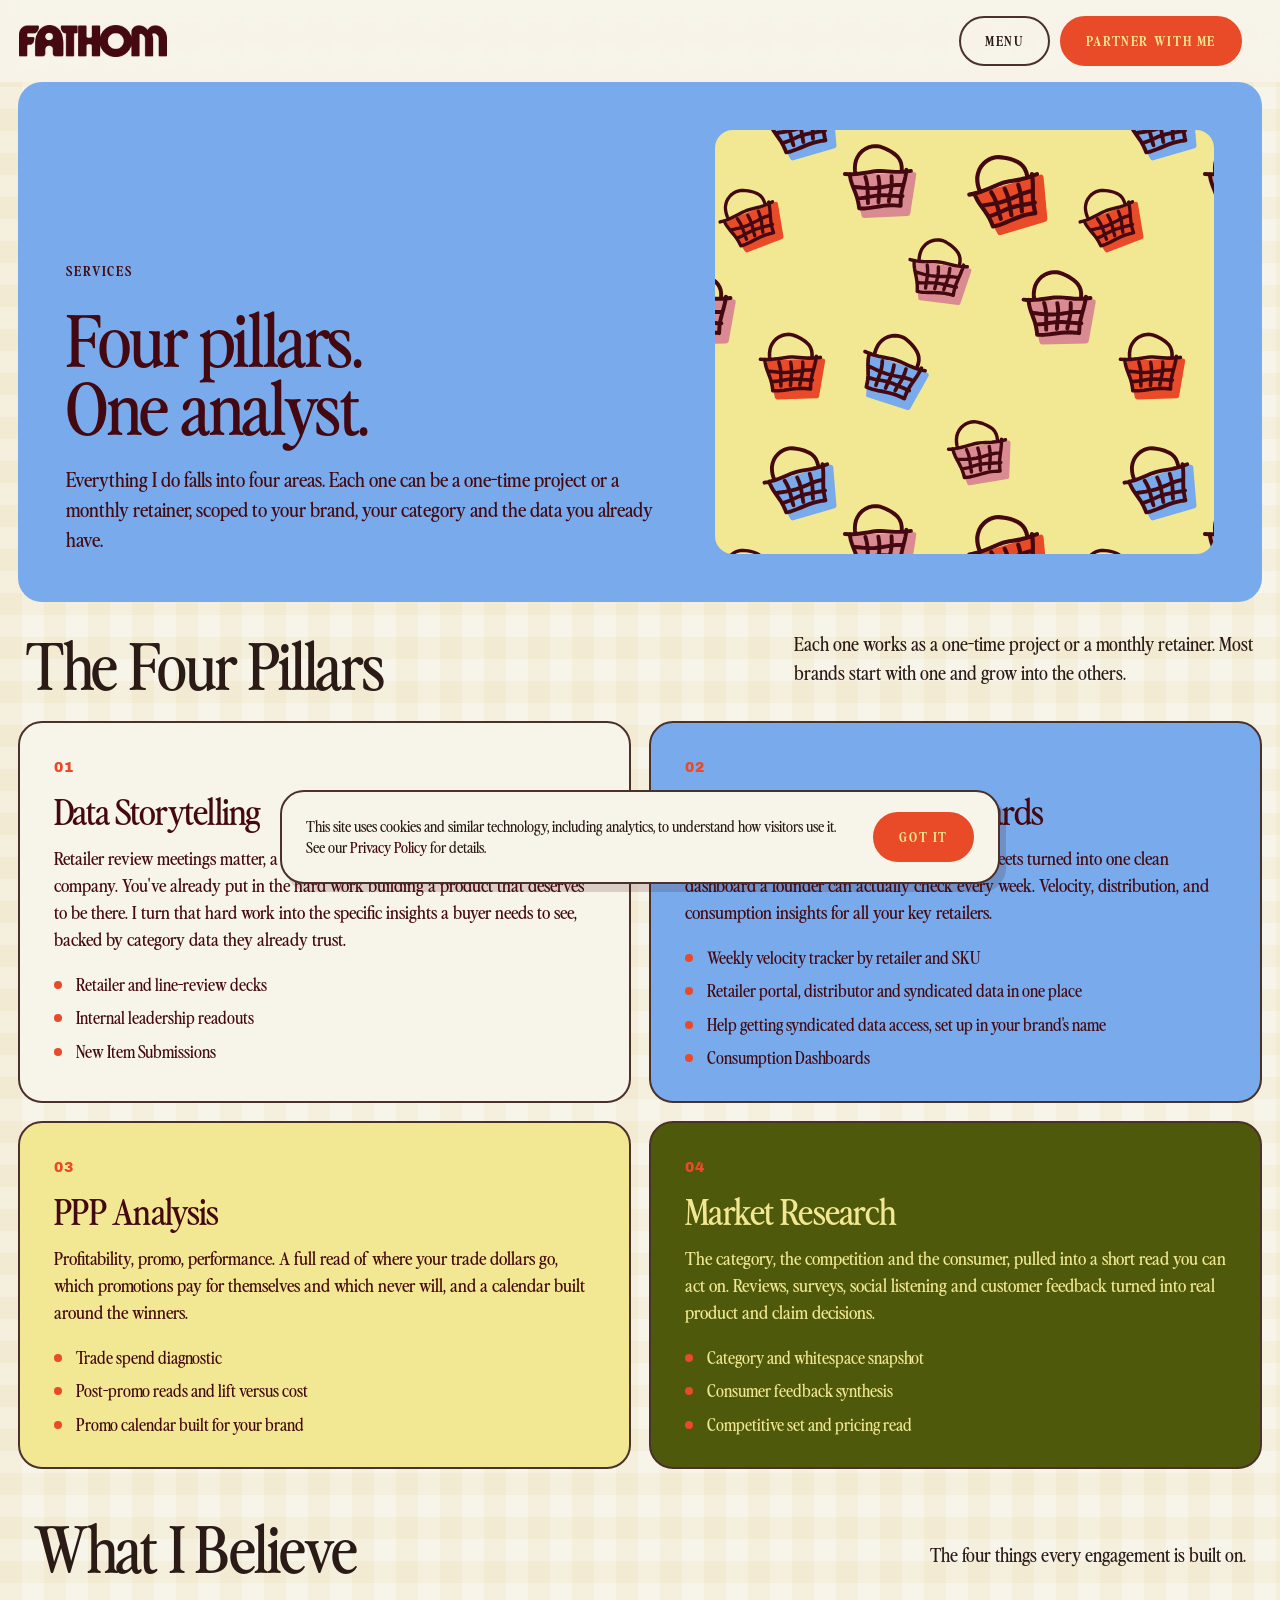
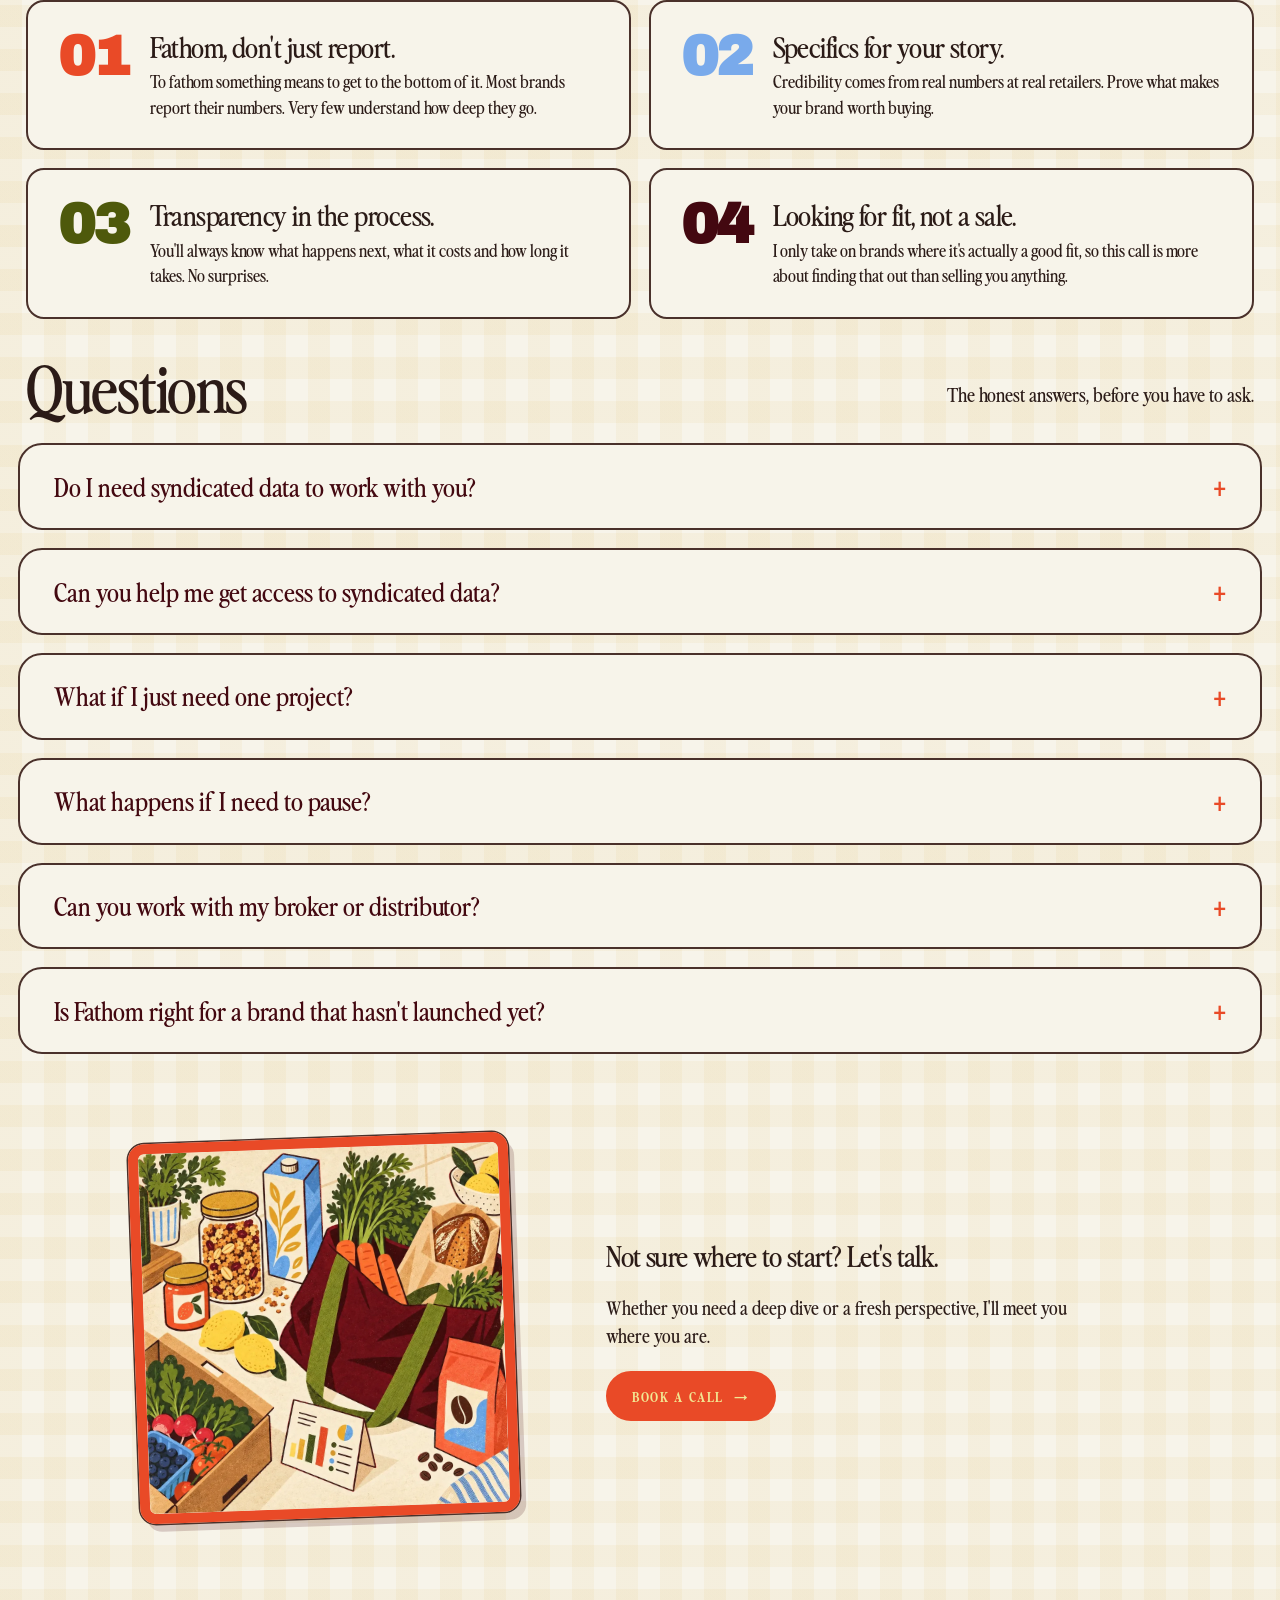
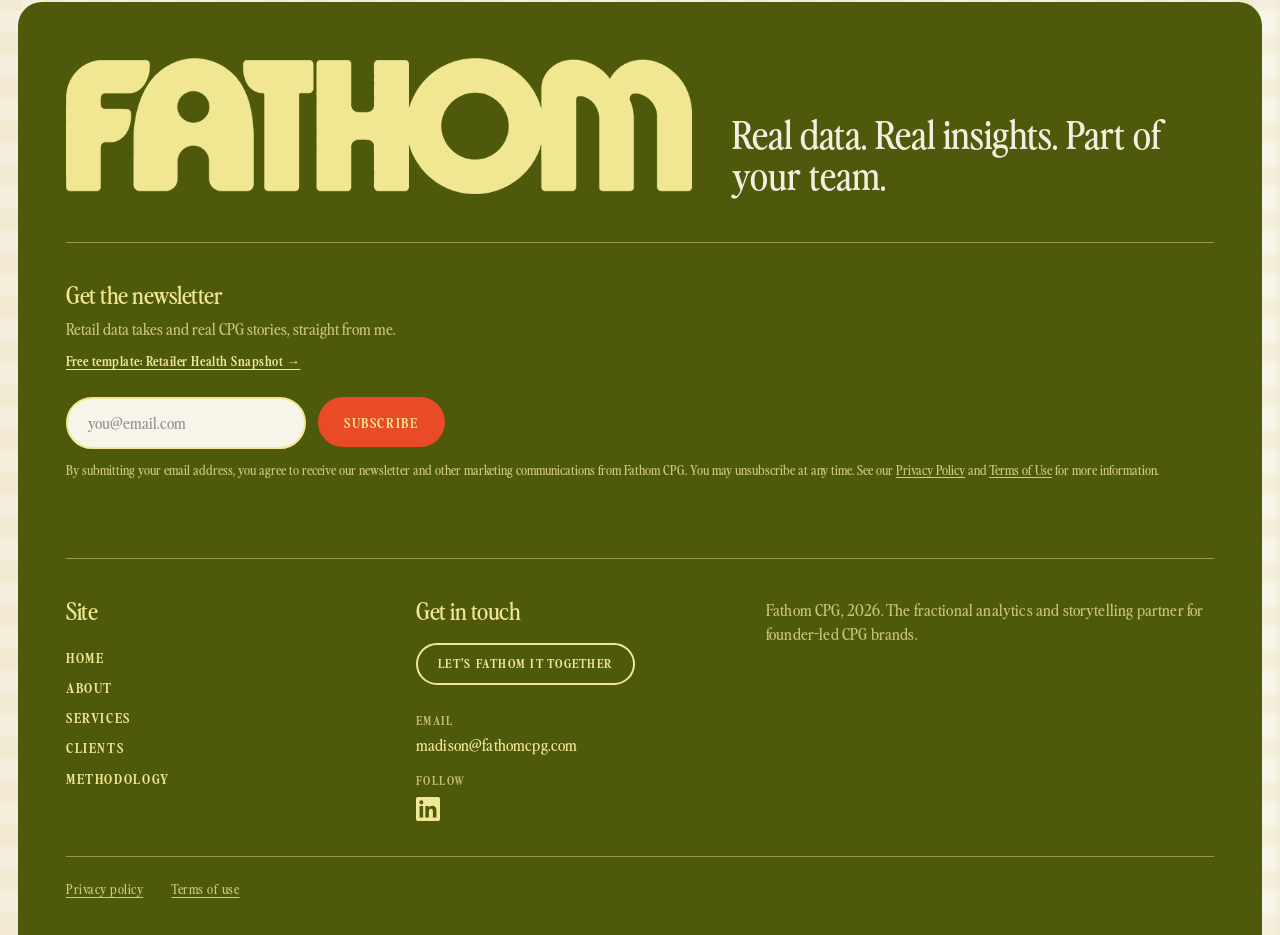
<file: services/index.html>
<!doctype html>
<html lang="en">
<head>
<meta charset="utf-8">
<meta name="viewport" content="width=device-width,initial-scale=1">
<script async src="https://www.googletagmanager.com/gtag/js?id=G-GGDD84Z0N7"></script>
<script>window.dataLayer=window.dataLayer||[];function gtag(){dataLayer.push(arguments);}gtag('js',new Date());gtag('config','G-GGDD84Z0N7');</script>
<title>Services and Pricing · Fathom CPG</title>
<meta name="description" content="Fractional analytics, retail storytelling and data support for CPG brands, sized to where your brand is today.">
<link rel="canonical" href="https://fathomcpg.com/services/">
<meta property="og:title" content="Services and Pricing · Fathom CPG"><meta property="og:description" content="Fractional analytics, retail storytelling and data support for CPG brands, sized to where your brand is today."><meta property="og:type" content="website"><meta property="og:url" content="https://fathomcpg.com/services/"><meta property="og:image" content="https://fathomcpg.com/img/og-image.jpg"><meta property="og:image:width" content="1200"><meta property="og:image:height" content="630"><meta name="twitter:card" content="summary_large_image"><meta name="twitter:title" content="Services and Pricing · Fathom CPG"><meta name="twitter:description" content="Fractional analytics, retail storytelling and data support for CPG brands, sized to where your brand is today."><meta name="twitter:image" content="https://fathomcpg.com/img/og-image.jpg">
<link rel="icon" href="/favicon.svg" type="image/svg+xml">
<link rel="preconnect" href="https://fonts.googleapis.com">
<link rel="preconnect" href="https://fonts.gstatic.com" crossorigin>
<link href="https://fonts.googleapis.com/css2?family=Archivo+Black&family=Archivo+Narrow:wght@500;600;700&family=DM+Serif+Display&display=swap" rel="stylesheet">
<link rel="preload" href="/fonts/PerfectlyNineties-Regular.woff" as="font" type="font/woff" crossorigin>
<link rel="stylesheet" href="/css/site.css">
<script type="application/ld+json">{"@context":"https://schema.org","@type":"FAQPage","mainEntity":[{"@type":"Question","name":"Do I need syndicated data to work with you?","acceptedAnswer":{"@type":"Answer","text":"No. Plenty of brands start with a retailer portal export and their own sales file. If SPINS or Nielsen would change the answer, I'll say so and help you decide whether it's worth the cost."}},{"@type":"Question","name":"Can you help me get access to syndicated data?","acceptedAnswer":{"@type":"Answer","text":"Yes. If you don't have syndicated data yet, or you want to know what it would actually show you, I'll walk you through the options and whether it's worth it at your size. If it is, I'll help negotiate the contract with the provider and get it set up. The subscription stays in your brand's name, so the data is yours, and I work in it with my own login."}},{"@type":"Question","name":"What if I just need one project?","acceptedAnswer":{"@type":"Answer","text":"That works. One project, a retainer, whatever fits your brand right now, there's no lock-in either way. If you move to a retainer down the line, it runs month to month with 30 days' notice, and the dashboard and the work stay yours."}},{"@type":"Question","name":"What happens if I need to pause?","acceptedAnswer":{"@type":"Answer","text":"Retainers run month to month with 30 days' notice. Pause, downgrade, or stop. The dashboard and the work stay yours."}},{"@type":"Question","name":"Can you work with my broker or distributor?","acceptedAnswer":{"@type":"Answer","text":"Yes, and I usually prefer to. I'll reconcile their reports with what you're seeing so everyone is looking at the same number in the same meeting."}},{"@type":"Question","name":"Is Fathom right for a brand that hasn't launched yet?","acceptedAnswer":{"@type":"Answer","text":"Probably not yet. Fathom is built for brands past launch and in real retail."}}]}</script>

</head>
<body>
<svg class="svgdefs" aria-hidden="true"><defs>
  <filter id="hand" x="-10%" y="-10%" width="120%" height="120%"><feTurbulence type="fractalNoise" baseFrequency=".045" numOctaves="2" seed="3" result="n"/><feDisplacementMap in="SourceGraphic" in2="n" scale="2.6" xChannelSelector="R" yChannelSelector="G"/></filter>
  <filter id="cut" x="-2%" y="-8%" width="104%" height="116%"><feTurbulence type="fractalNoise" baseFrequency=".02 .12" numOctaves="2" seed="7" result="t"/><feDisplacementMap in="SourceGraphic" in2="t" scale="5" xChannelSelector="R" yChannelSelector="G"/></filter>
  <pattern id="st" patternUnits="userSpaceOnUse" width="176" height="200"><rect width="176" height="200" fill="#F2E893"/><rect x="0" width="44" height="200" fill="#4A312B"/><rect x="88" width="44" height="200" fill="#4A312B"/></pattern>
</defs></svg>

<header class="top">
  <nav id="nav">
    <a class="pill" href="/" data-nav="home">Home</a>
    <a class="pill" href="/about/" data-nav="about">About</a>
    <a class="pill on" href="/services/" data-nav="services" aria-current="page">Services</a>
    <a class="pill" href="/clients/" data-nav="clients">Clients</a>
    <a class="pill" href="/method/" data-nav="method">Method</a>
  </nav>
  <a class="brand" href="/" aria-label="Fathom CPG home"><span class="logo"></span></a>
  <div class="right">
    <button class="pill burger" id="burger" aria-expanded="false" aria-controls="nav">Menu</button>
    <a class="pill tomato" href="/partner/">Partner with me</a>
  </div>
</header>

<main class="wrap">

<!-- ================= SERVICES — edit page copy below ================= -->
<div class="page on" data-page="services">
  <section class="panel blue hero-panel">
    <div class="txt">
      <span class="label">Services</span>
      <h1>Four pillars. One analyst.</h1>
      <p>Everything I do falls into four areas. Each one can be a one-time project or a monthly retainer, scoped to your brand, your category and the data you already have.</p>
    </div>
    <div class="art receipt" aria-hidden="true"></div>
    <svg class="stk corner-stk" viewBox="0 0 100 100" aria-hidden="true"><polygon class="cut" points="10,6 60,3 95,18 97,60 88,95 40,97 4,80 2,30"/><g filter="url(#hand)"><rect x="22" y="26" width="56" height="38" rx="3" class="ink"/><path d="M30 54l10-9 8 6 14-17" class="ink"/><path d="M50 64v8M40 78h20" class="ink"/></g></svg>
  </section>

  <section class="chapter">
    <div class="sec-head"><h2>The Four Pillars</h2><p>Each one works as a one-time project or a monthly retainer. Most brands start with one and grow into the others.</p></div>
    <div class="pillars">
      <div class="pillar p1"><span class="n">01</span><h3>Data Storytelling</h3><p>Retailer review meetings matter, a good one can change the trajectory of your company. You've already put in the hard work building a product that deserves to be there. I turn that hard work into the specific insights a buyer needs to see, backed by category data they already trust.</p><ul><li>Retailer and line-review decks</li><li>Internal leadership readouts</li><li>New Item Submissions</li></ul></div>
      <div class="pillar p2"><span class="n">02</span><h3>Data Engine and Dashboards</h3><p>Messy portal data, broker reports and spreadsheets turned into one clean dashboard a founder can actually check every week. Velocity, distribution, and consumption insights for all your key retailers.</p><ul><li>Weekly velocity tracker by retailer and SKU</li><li>Retailer portal, distributor and syndicated data in one place</li><li>Help getting syndicated data access, set up in your brand's name</li><li>Consumption Dashboards</li></ul></div>
      <div class="pillar p3"><span class="n">03</span><h3>PPP Analysis</h3><p>Profitability, promo, performance. A full read of where your trade dollars go, which promotions pay for themselves and which never will, and a calendar built around the winners.</p><ul><li>Trade spend diagnostic</li><li>Post-promo reads and lift versus cost</li><li>Promo calendar built for your brand</li></ul></div>
      <div class="pillar p4"><span class="n">04</span><h3>Market Research</h3><p>The category, the competition and the consumer, pulled into a short read you can act on. Reviews, surveys, social listening and customer feedback turned into real product and claim decisions.</p><ul><li>Category and whitespace snapshot</li><li>Consumer feedback synthesis</li><li>Competitive set and pricing read</li></ul></div>
    </div>
  </section>

  <section class="chapter believe2" id="believe">
    <div class="sec-head"><h2>What I Believe</h2><p>The four things every engagement is built on.</p></div>
    <div class="bgrid">
      <div><b>01</b><div><h3>Fathom, don't just report.</h3><p>To fathom something means to get to the bottom of it. Most brands report their numbers. Very few understand how deep they go.</p></div></div>
      <div><b>02</b><div><h3>Specifics for your story.</h3><p>Credibility comes from real numbers at real retailers. Prove what makes your brand worth buying.</p></div></div>
      <div><b>03</b><div><h3>Transparency in the process.</h3><p>You'll always know what happens next, what it costs and how long it takes. No surprises.</p></div></div>
      <div><b>04</b><div><h3>Looking for fit, not a sale.</h3><p>I only take on brands where it's actually a good fit, so this call is more about finding that out than selling you anything.</p></div></div>
    </div>
  </section>

  <section class="chapter">
    <div class="sec-head"><h2>Questions</h2><p>The honest answers, before you have to ask.</p></div>
    <div class="faq">
      <details><summary>Do I need syndicated data to work with you?<span class="pm">+</span></summary><div class="a">No. Plenty of brands start with a retailer portal export and their own sales file. If SPINS or Nielsen would change the answer, I'll say so and help you decide whether it's worth the cost.</div></details>
      <details><summary>Can you help me get access to syndicated data?<span class="pm">+</span></summary><div class="a">Yes. If you don't have syndicated data yet, or you want to know what it would actually show you, I'll walk you through the options and whether it's worth it at your size. If it is, I'll help negotiate the contract with the provider and get it set up. The subscription stays in your brand's name, so the data is yours, and I work in it with my own login.</div></details>
      <details><summary>What if I just need one project?<span class="pm">+</span></summary><div class="a">That works. One project, a retainer, whatever fits your brand right now, there's no lock-in either way. If you move to a retainer down the line, it runs month to month with 30 days' notice, and the dashboard and the work stay yours.</div></details>
      <details><summary>What happens if I need to pause?<span class="pm">+</span></summary><div class="a">Retainers run month to month with 30 days' notice. Pause, downgrade, or stop. The dashboard and the work stay yours.</div></details>
      <details><summary>Can you work with my broker or distributor?<span class="pm">+</span></summary><div class="a">Yes, and I usually prefer to. I'll reconcile their reports with what you're seeing so everyone is looking at the same number in the same meeting.</div></details>
      <details><summary>Is Fathom right for a brand that hasn't launched yet?<span class="pm">+</span></summary><div class="a">Probably not yet. Fathom is built for brands past launch and in real retail.</div></details>
    </div>
  </section>

  <section class="chapter panel split2" style="background:none">
    <div class="photo-tile"><img src="/img/grocery-haul-illustration.webp" alt="An illustrated spread of fresh groceries, including produce, bread, granola, coffee, and a data chart, on a kitchen counter"></div>
    <div>
      <h2>Not sure where to start? Let's talk.</h2>
      <p>Whether you need a deep dive or a fresh perspective, I'll meet you where you are.</p>
      <a class="pill tomato" href="/partner/">Book a call <span class="arr">→</span></a>
    </div>
  </section>
</div>
<div class="scallop" aria-hidden="true"></div>

<footer class="foot">
  <div class="foot-top">
    <div class="logo" role="img" aria-label="Fathom CPG"></div>
    <p class="line">Real data. Real insights. Part of your team.</p>
  </div>
  <div class="foot-news">
    <div><h4>Get the newsletter</h4><p>Retail data takes and real CPG stories, straight from me.</p><a href="/retailer-health-snapshot/" class="rh-link">Free template: Retailer Health Snapshot →</a></div>
    <form name="newsletter" method="POST" action="/" data-netlify="true" netlify-honeypot="company" class="news-form">
      <input type="hidden" name="form-name" value="newsletter">
      <p style="display:none"><label>Company <input name="company" tabindex="-1" autocomplete="off"></label></p>
      <input type="email" name="email" placeholder="you@email.com" aria-label="Email address" autocomplete="email" required>
      <button type="submit" class="pill tomato">Subscribe</button>
      <p class="news-consent">By submitting your email address, you agree to receive our newsletter and other marketing communications from Fathom CPG. You may unsubscribe at any time. See our <a href="/privacy/">Privacy Policy</a> and <a href="/terms/">Terms of Use</a> for more information.</p>
      <p class="news-msg" role="status" aria-live="polite"></p>
    </form>
  </div>
  <div class="foot-cols">
    <div><h4>Site</h4><a href="/">Home</a><a href="/about/">About</a><a href="/services/">Services</a><a href="/clients/">Clients</a><a href="/method/">Methodology</a></div>
    <div><h4>Get in touch</h4><a class="pill" href="/partner/">Let’s fathom it together</a><span class="sub">Email</span><a class="mail" href="mailto:madison@fathomcpg.com">madison@fathomcpg.com</a><span class="sub">Follow</span><a class="social" href="https://www.linkedin.com/company/fathom-cpg/" target="_blank" rel="noopener noreferrer" aria-label="Fathom CPG on LinkedIn"><svg viewBox="0 0 24 24" width="18" height="18" aria-hidden="true" focusable="false"><path fill="currentColor" d="M20.447 20.452h-3.554v-5.569c0-1.328-.027-3.037-1.852-3.037-1.853 0-2.136 1.445-2.136 2.939v5.667H9.351V9h3.414v1.561h.046c.477-.9 1.637-1.85 3.37-1.85 3.601 0 4.267 2.37 4.267 5.455v6.286zM5.337 7.433a2.062 2.062 0 01-2.063-2.065 2.064 2.064 0 112.063 2.065zm1.782 13.019H3.555V9h3.564v11.452zM22.225 0H1.771C.792 0 0 .774 0 1.729v20.542C0 23.227.792 24 1.771 24h20.451C23.2 24 24 23.227 24 22.271V1.729C24 .774 23.2 0 22.222 0h.003z"/></svg></a></div>
    <div><span class="dim">Fathom CPG, 2026. The fractional analytics and storytelling partner for founder-led CPG brands.</span></div>
  </div>
<div class="foot-legal"><a href="/privacy/">Privacy policy</a><a href="/terms/">Terms of use</a></div>
</footer>

</main>

<script src="/js/site.js"></script>
</body>
</html>
</file>
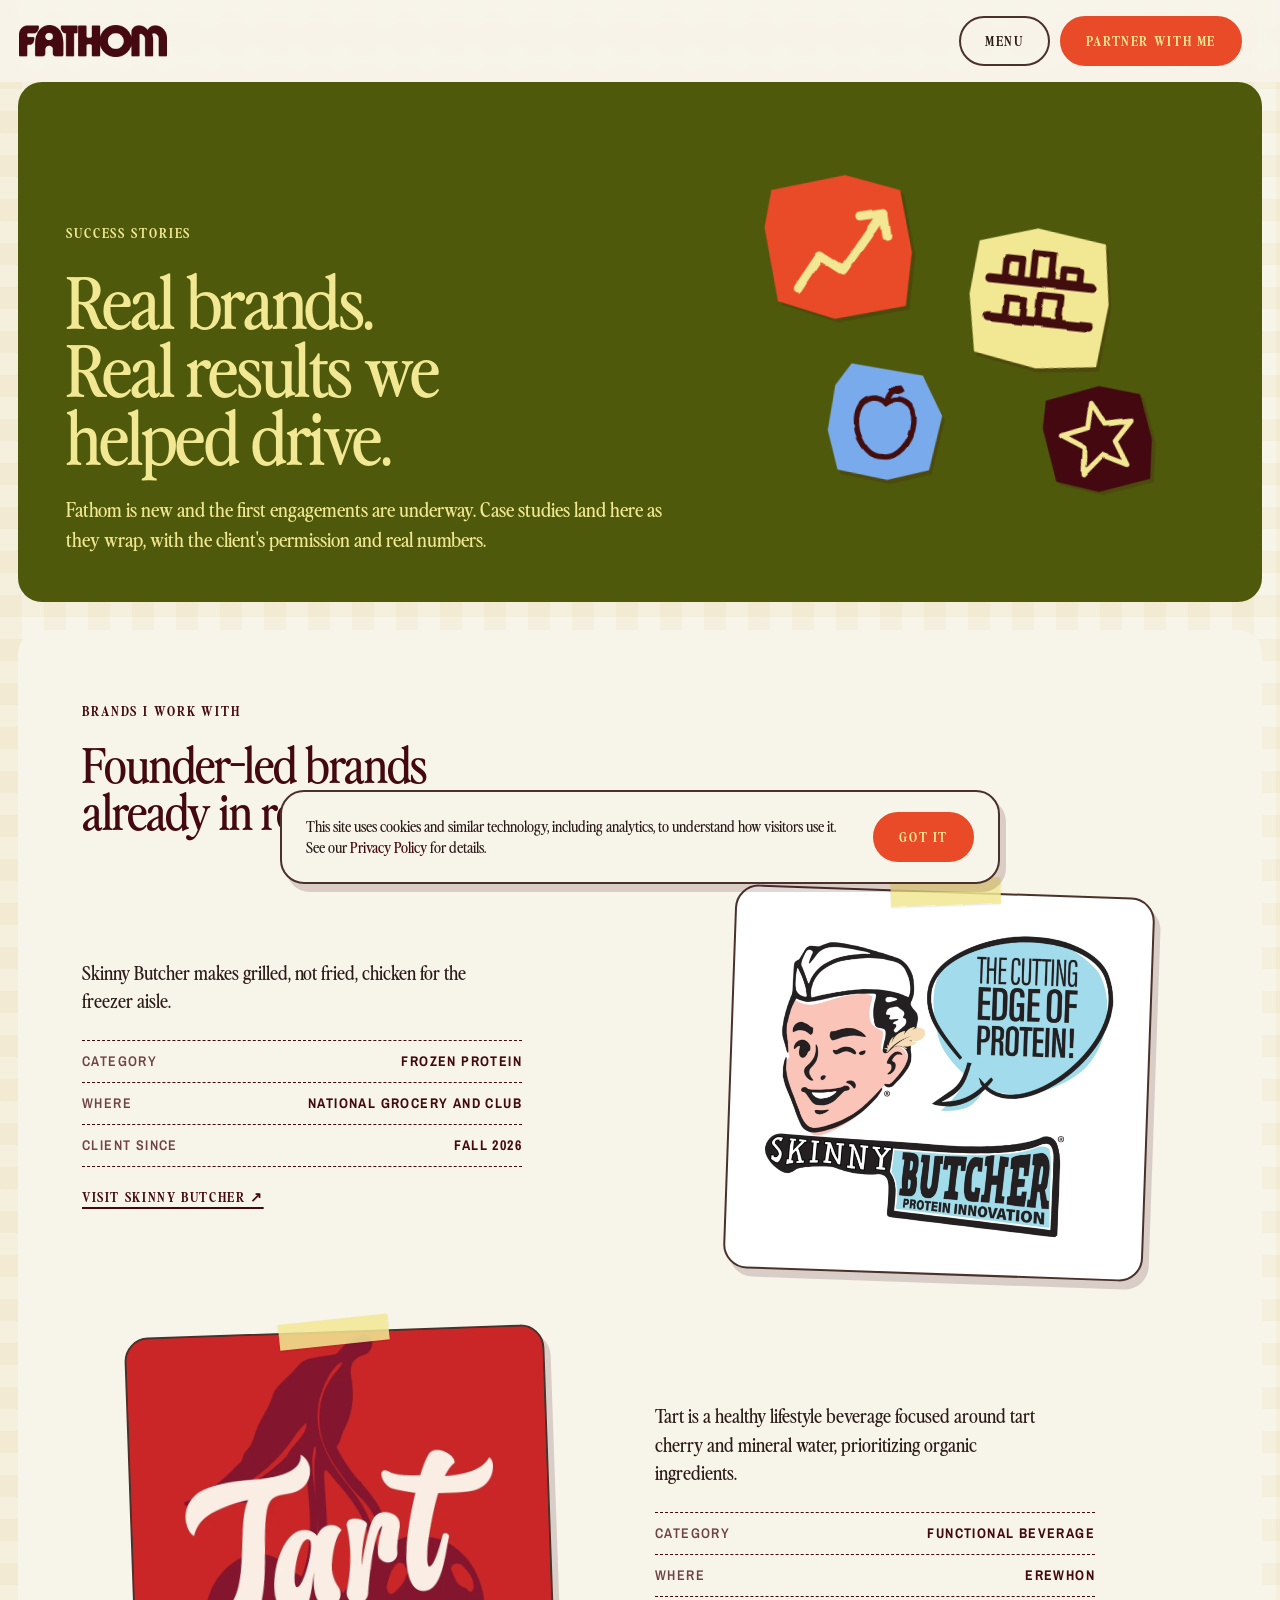
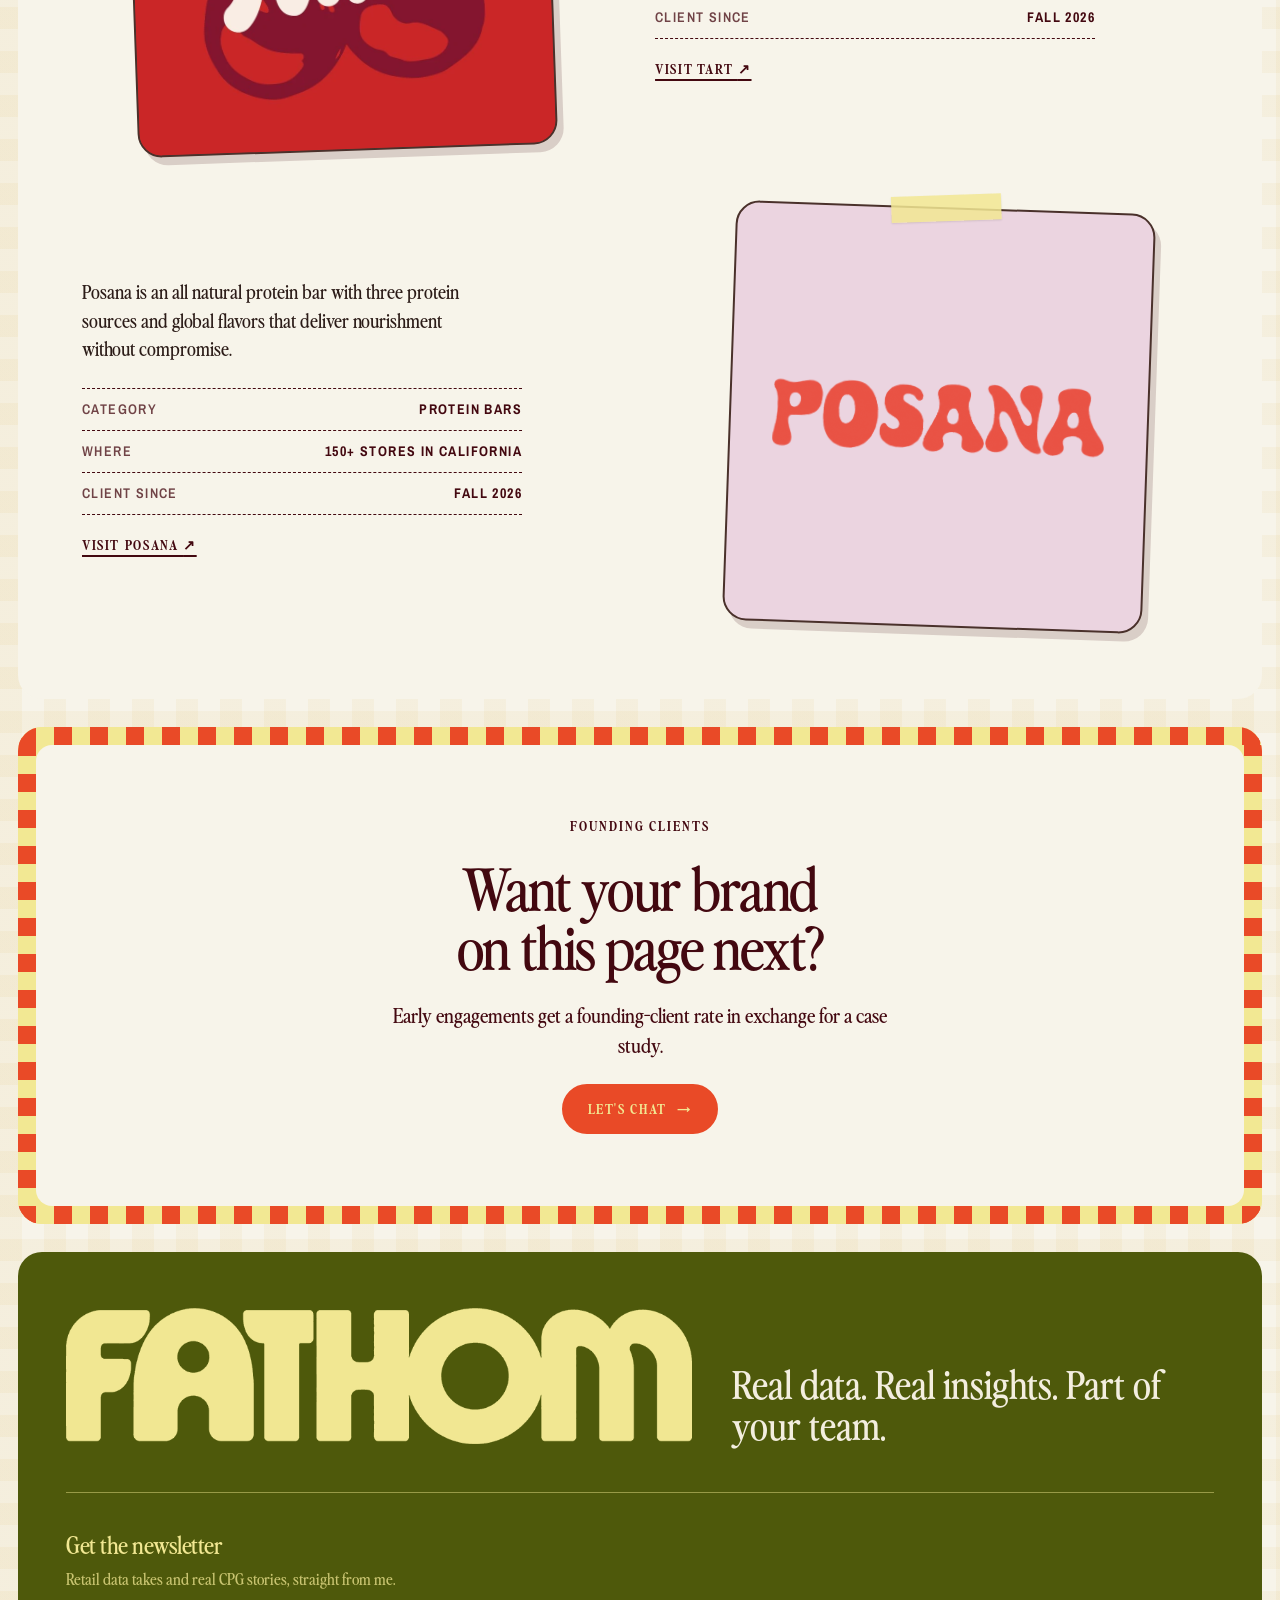
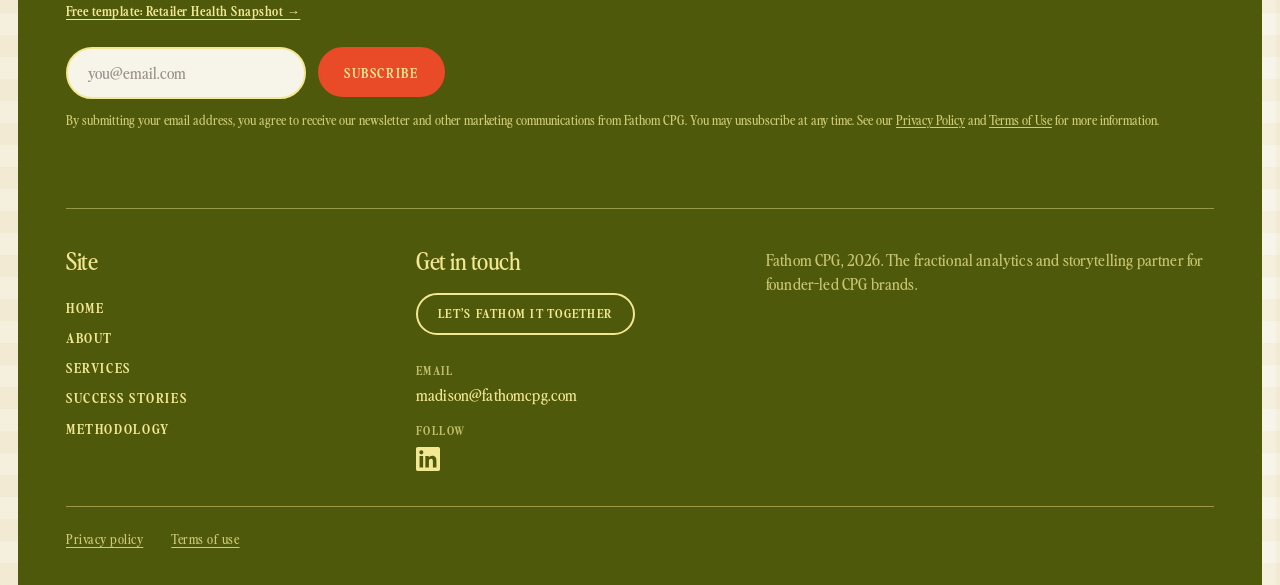
<file: stories/index.html>
<!doctype html>
<html lang="en">
<head>
<meta charset="utf-8">
<meta name="viewport" content="width=device-width,initial-scale=1">
<script async src="https://www.googletagmanager.com/gtag/js?id=G-GGDD84Z0N7"></script>
<script>window.dataLayer=window.dataLayer||[];function gtag(){dataLayer.push(arguments);}gtag('js',new Date());gtag('config','G-GGDD84Z0N7');</script>
<title>Success Stories · Fathom CPG</title>
<meta name="description" content="Real brands. Real results we helped drive. Success stories from Fathom CPG partners.">
<link rel="canonical" href="https://fathomcpg.com/stories/">
<meta property="og:title" content="Success Stories · Fathom CPG"><meta property="og:description" content="Real brands. Real results we helped drive. Success stories from Fathom CPG partners."><meta property="og:type" content="website"><meta property="og:url" content="https://fathomcpg.com/stories/"><meta property="og:image" content="https://fathomcpg.com/img/og-image.jpg"><meta property="og:image:width" content="1200"><meta property="og:image:height" content="630"><meta name="twitter:card" content="summary_large_image"><meta name="twitter:title" content="Success Stories · Fathom CPG"><meta name="twitter:description" content="Real brands. Real results we helped drive. Success stories from Fathom CPG partners."><meta name="twitter:image" content="https://fathomcpg.com/img/og-image.jpg">
<link rel="icon" href="/favicon.svg" type="image/svg+xml">
<link rel="preconnect" href="https://fonts.googleapis.com">
<link rel="preconnect" href="https://fonts.gstatic.com" crossorigin>
<link href="https://fonts.googleapis.com/css2?family=Archivo+Black&family=Archivo+Narrow:wght@500;600;700&family=DM+Serif+Display&display=swap" rel="stylesheet">
<link rel="preload" href="/fonts/PerfectlyNineties-Regular.woff" as="font" type="font/woff" crossorigin>
<link rel="stylesheet" href="/css/site.css">

</head>
<body>
<svg class="svgdefs" aria-hidden="true"><defs>
  <filter id="hand" x="-10%" y="-10%" width="120%" height="120%"><feTurbulence type="fractalNoise" baseFrequency=".045" numOctaves="2" seed="3" result="n"/><feDisplacementMap in="SourceGraphic" in2="n" scale="2.6" xChannelSelector="R" yChannelSelector="G"/></filter>
  <filter id="cut" x="-2%" y="-8%" width="104%" height="116%"><feTurbulence type="fractalNoise" baseFrequency=".02 .12" numOctaves="2" seed="7" result="t"/><feDisplacementMap in="SourceGraphic" in2="t" scale="5" xChannelSelector="R" yChannelSelector="G"/></filter>
  <pattern id="st" patternUnits="userSpaceOnUse" width="176" height="200"><rect width="176" height="200" fill="#F2E893"/><rect x="0" width="44" height="200" fill="#4A312B"/><rect x="88" width="44" height="200" fill="#4A312B"/></pattern>
</defs></svg>

<header class="top">
  <nav id="nav">
    <a class="pill" href="/" data-nav="home">Home</a>
    <a class="pill" href="/about/" data-nav="about">About</a>
    <a class="pill" href="/services/" data-nav="services">Services</a>
    <a class="pill on" href="/stories/" data-nav="stories" aria-current="page">Stories</a>
    <a class="pill" href="/method/" data-nav="method">Method</a>
  </nav>
  <a class="brand" href="/" aria-label="Fathom CPG home"><span class="logo"></span></a>
  <div class="right">
    <button class="pill burger" id="burger" aria-expanded="false" aria-controls="nav">Menu</button>
    <a class="pill tomato" href="/partner/">Partner with me</a>
  </div>
</header>

<main class="wrap">

<!-- ================= STORIES — edit page copy below ================= -->
<div class="page on" data-page="stories">
  <section class="panel hero-panel" style="background:var(--olive);color:var(--butter)">
    <div class="txt">
      <span class="label">Success stories</span>
      <h1>Real brands. Real results we helped drive.</h1>
      <p>Fathom is new and the first engagements are underway. Case studies land here as they wrap, with the client's permission and real numbers.</p>
    </div>
    <div class="art" aria-hidden="true">
      <svg class="stk tomato" viewBox="0 0 100 100" aria-hidden="true" style="left:10%;top:10%;transform:rotate(-8deg)"><polygon class="cut" points="10,6 60,3 95,18 97,60 88,95 40,97 4,80 2,30"/><g filter="url(#hand)"><path d="M18 74l18-20 14 12 32-34" class="ink" style="stroke-width:6"/><path d="M66 32h16v16" class="ink" style="stroke-width:6"/></g></svg>
      <svg class="stk " viewBox="0 0 100 100" aria-hidden="true" style="left:50%;top:22%;transform:rotate(6deg)"><polygon class="cut" points="6,16 44,4 90,10 96,50 92,92 52,97 10,90 3,52"/><g filter="url(#hand)"><path d="M16 40h68M16 66h68" class="ink" style="stroke-width:6"/><path d="M26 26h10v14H26zM44 20h12v20H44zM64 30h12v10H64zM28 52h12v14H28zM50 48h14v18H50z" class="ink"/></g></svg>
      <svg class="stk blue" viewBox="0 0 100 100" aria-hidden="true" style="left:22%;top:55%;width:120px;transform:rotate(5deg)"><polygon class="cut" points="18,3 78,8 97,40 90,86 56,97 14,92 3,60 6,22"/><g filter="url(#hand)"><path d="M50 34c-8-8-24-4-24 14 0 16 12 32 24 30 12 2 24-14 24-30 0-18-16-22-24-14z" class="ink"/><path d="M50 34c0-8 4-12 10-14" class="ink"/><path d="M50 22c6-6 12-4 14 0-4 4-10 4-14 0z" class="fillink"/></g></svg>
      <svg class="stk wine" viewBox="0 0 100 100" aria-hidden="true" style="left:66%;top:60%;width:110px;transform:rotate(-12deg)"><polygon class="cut" points="10,6 60,3 95,18 97,60 88,95 40,97 4,80 2,30"/><g filter="url(#hand)"><path d="M50 16l8 22 24 2-18 15 6 23-20-13-20 13 6-23-18-15 24-2z" class="ink"/></g></svg>
    </div>
    <svg class="stk corner-stk tomato" viewBox="0 0 100 100" aria-hidden="true"><polygon class="cut" points="18,3 78,8 97,40 90,86 56,97 14,92 3,60 6,22"/><g filter="url(#hand)"><circle cx="42" cy="42" r="21" class="ink"/><path d="M57 57l22 22" class="ink" style="stroke-width:7"/><path d="M32 40c1-6 5-10 10-11" class="ink"/></g></svg>
  </section>

  <section class="clients chapter" aria-labelledby="clients-h">
    <div class="clients-head">
      <span class="label">Brands I work with</span>
      <h2 id="clients-h">Founder-led brands already in retail.</h2>
    </div>
    <div class="client-row">
      <div class="clients-copy">
        <p>Skinny Butcher makes grilled, not fried, chicken for the freezer aisle.</p>
        <dl class="client-spec">
          <div><dt>Category</dt><dd>Frozen protein</dd></div>
          <div><dt>Where</dt><dd>National grocery and club</dd></div>
          <div><dt>Client since</dt><dd>Fall 2026</dd></div>
        </dl>
        <a class="client-link" href="https://skinnybutcher.com/" target="_blank" rel="noopener noreferrer">Visit Skinny Butcher <span class="arr">↗</span></a>
      </div>
      <a class="client-card" href="https://skinnybutcher.com/" target="_blank" rel="noopener noreferrer" aria-label="Skinny Butcher website">
        <i class="tape" aria-hidden="true"></i>
        <img src="/img/clients/skinny-butcher.webp" alt="Skinny Butcher logo" width="1264" height="1106" loading="lazy">
      </a>
    </div>
    <div class="client-row alt">
      <div class="clients-copy">
        <p>Tart is a healthy lifestyle beverage focused around tart cherry and mineral water, prioritizing organic ingredients.</p>
        <dl class="client-spec">
          <div><dt>Category</dt><dd>Functional beverage</dd></div>
          <div><dt>Where</dt><dd>Erewhon</dd></div>
          <div><dt>Client since</dt><dd>Fall 2026</dd></div>
        </dl>
        <a class="client-link" href="https://drinktart.com/" target="_blank" rel="noopener noreferrer">Visit Tart <span class="arr">↗</span></a>
      </div>
      <a class="client-card art" href="https://drinktart.com/" target="_blank" rel="noopener noreferrer" aria-label="Tart website">
        <i class="tape" aria-hidden="true"></i>
        <img src="/img/clients/tart.webp" alt="Tart logo" width="840" height="840" loading="lazy">
      </a>
    </div>
    <div class="client-row">
      <div class="clients-copy">
        <p>Posana is an all natural protein bar with three protein sources and global flavors that deliver nourishment without compromise.</p>
        <dl class="client-spec">
          <div><dt>Category</dt><dd>Protein bars</dd></div>
          <div><dt>Where</dt><dd>150+ stores in California</dd></div>
          <div><dt>Client since</dt><dd>Fall 2026</dd></div>
        </dl>
        <a class="client-link" href="https://eatposana.com/" target="_blank" rel="noopener noreferrer">Visit Posana <span class="arr">↗</span></a>
      </div>
      <a class="client-card tint" href="https://eatposana.com/" target="_blank" rel="noopener noreferrer" aria-label="Posana website">
        <i class="tape" aria-hidden="true"></i>
        <img src="/img/clients/posana.png" alt="Posana logo" width="1359" height="287" loading="lazy">
      </a>
    </div>
  </section>

  <section class="checker chapter">
    <div class="inner">
      <span class="label">Founding clients</span>
      <h2>Want your brand on this page next?</h2>
      <p>Early engagements get a founding-client rate in exchange for a case study.</p>
      <a class="pill tomato" href="/partner/">Let's chat <span class="arr">→</span></a>
    </div>
  </section>
</div>
<div class="scallop" aria-hidden="true"></div>

<footer class="foot">
  <div class="foot-top">
    <div class="logo" role="img" aria-label="Fathom CPG"></div>
    <p class="line">Real data. Real insights. Part of your team.</p>
  </div>
  <div class="foot-news">
    <div><h4>Get the newsletter</h4><p>Retail data takes and real CPG stories, straight from me.</p><a href="/retailer-health-snapshot/" class="rh-link">Free template: Retailer Health Snapshot →</a></div>
    <form name="newsletter" method="POST" action="/" data-netlify="true" netlify-honeypot="company" class="news-form">
      <input type="hidden" name="form-name" value="newsletter">
      <p style="display:none"><label>Company <input name="company" tabindex="-1" autocomplete="off"></label></p>
      <input type="email" name="email" placeholder="you@email.com" aria-label="Email address" autocomplete="email" required>
      <button type="submit" class="pill tomato">Subscribe</button>
      <p class="news-consent">By submitting your email address, you agree to receive our newsletter and other marketing communications from Fathom CPG. You may unsubscribe at any time. See our <a href="/privacy/">Privacy Policy</a> and <a href="/terms/">Terms of Use</a> for more information.</p>
      <p class="news-msg" role="status" aria-live="polite"></p>
    </form>
  </div>
  <div class="foot-cols">
    <div><h4>Site</h4><a href="/">Home</a><a href="/about/">About</a><a href="/services/">Services</a><a href="/stories/">Success Stories</a><a href="/method/">Methodology</a></div>
    <div><h4>Get in touch</h4><a class="pill" href="/partner/">Let’s fathom it together</a><span class="sub">Email</span><a class="mail" href="mailto:madison@fathomcpg.com">madison@fathomcpg.com</a><span class="sub">Follow</span><a class="social" href="https://www.linkedin.com/company/fathom-cpg/" target="_blank" rel="noopener noreferrer" aria-label="Fathom CPG on LinkedIn"><svg viewBox="0 0 24 24" width="18" height="18" aria-hidden="true" focusable="false"><path fill="currentColor" d="M20.447 20.452h-3.554v-5.569c0-1.328-.027-3.037-1.852-3.037-1.853 0-2.136 1.445-2.136 2.939v5.667H9.351V9h3.414v1.561h.046c.477-.9 1.637-1.85 3.37-1.85 3.601 0 4.267 2.37 4.267 5.455v6.286zM5.337 7.433a2.062 2.062 0 01-2.063-2.065 2.064 2.064 0 112.063 2.065zm1.782 13.019H3.555V9h3.564v11.452zM22.225 0H1.771C.792 0 0 .774 0 1.729v20.542C0 23.227.792 24 1.771 24h20.451C23.2 24 24 23.227 24 22.271V1.729C24 .774 23.2 0 22.222 0h.003z"/></svg></a></div>
    <div><span class="dim">Fathom CPG, 2026. The fractional analytics and storytelling partner for founder-led CPG brands.</span></div>
  </div>
<div class="foot-legal"><a href="/privacy/">Privacy policy</a><a href="/terms/">Terms of use</a></div>
</footer>

</main>

<script src="/js/site.js"></script>
</body>
</html>
</file>
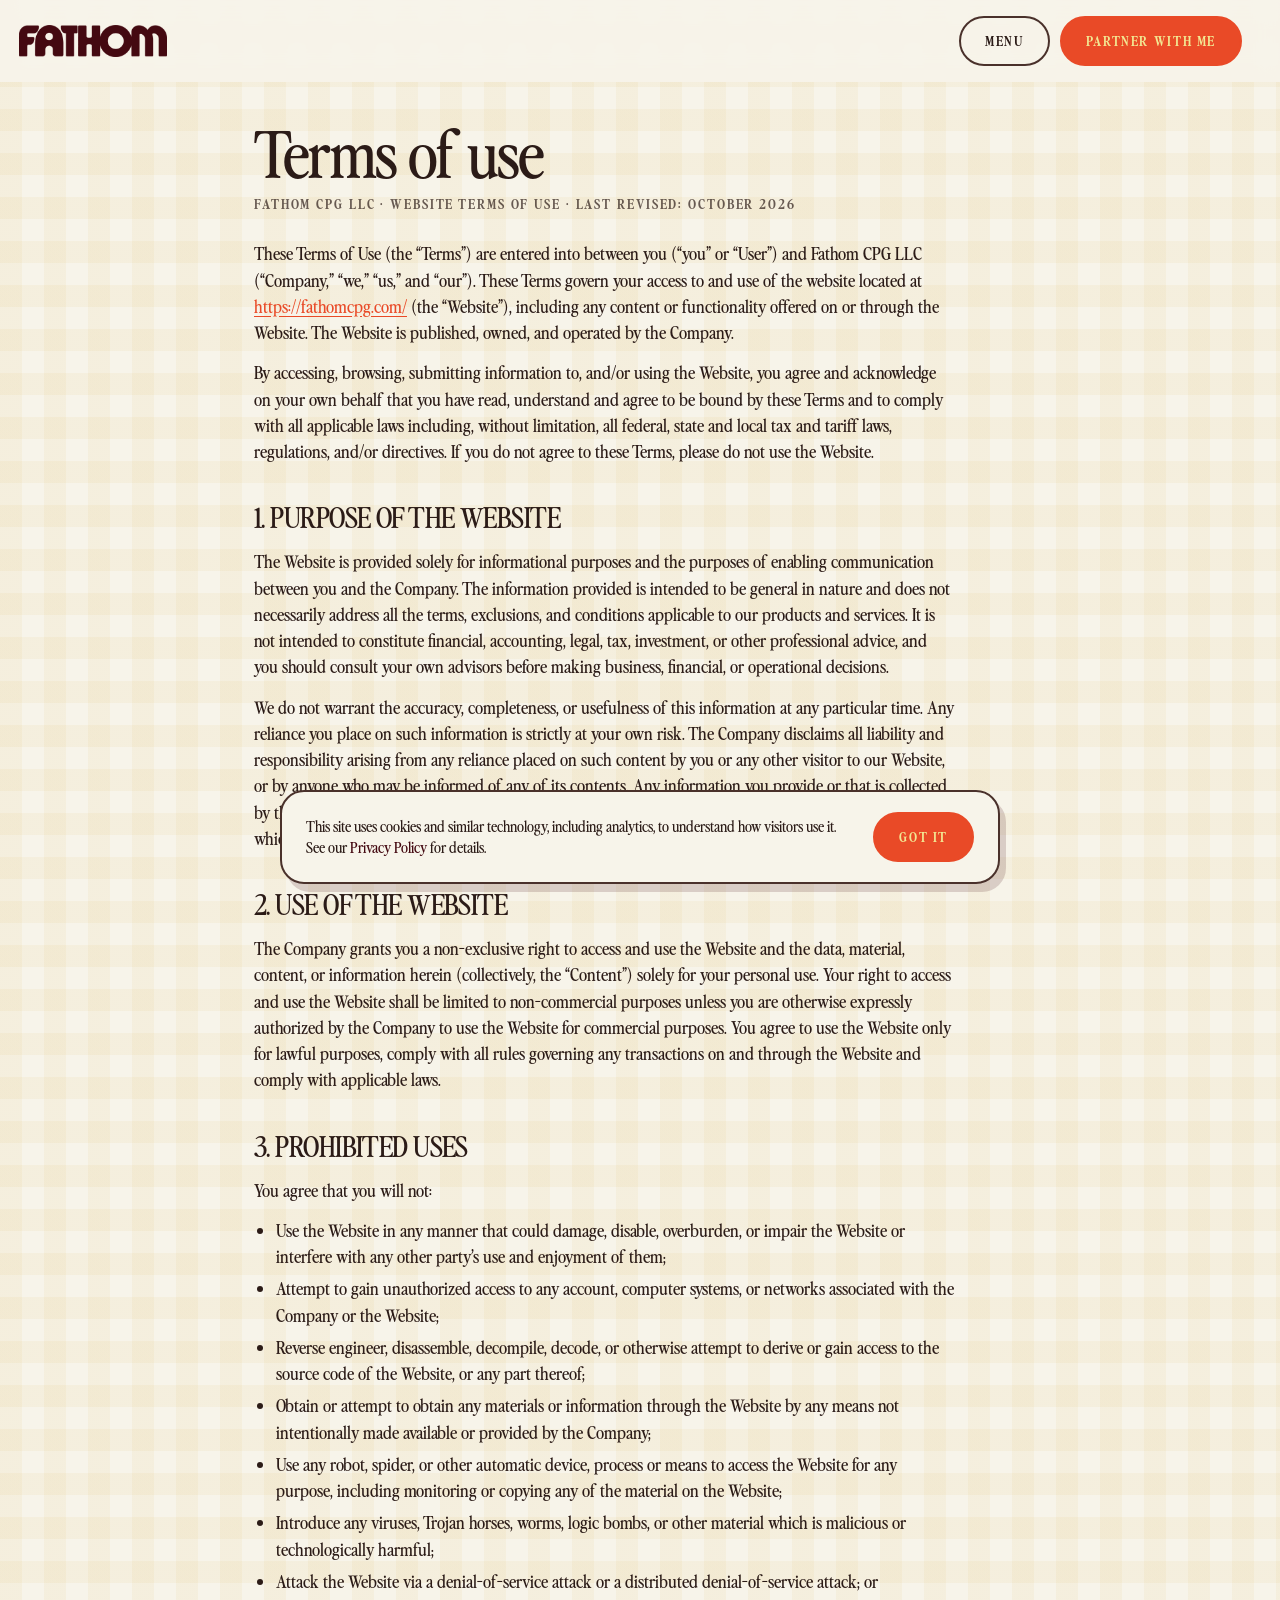
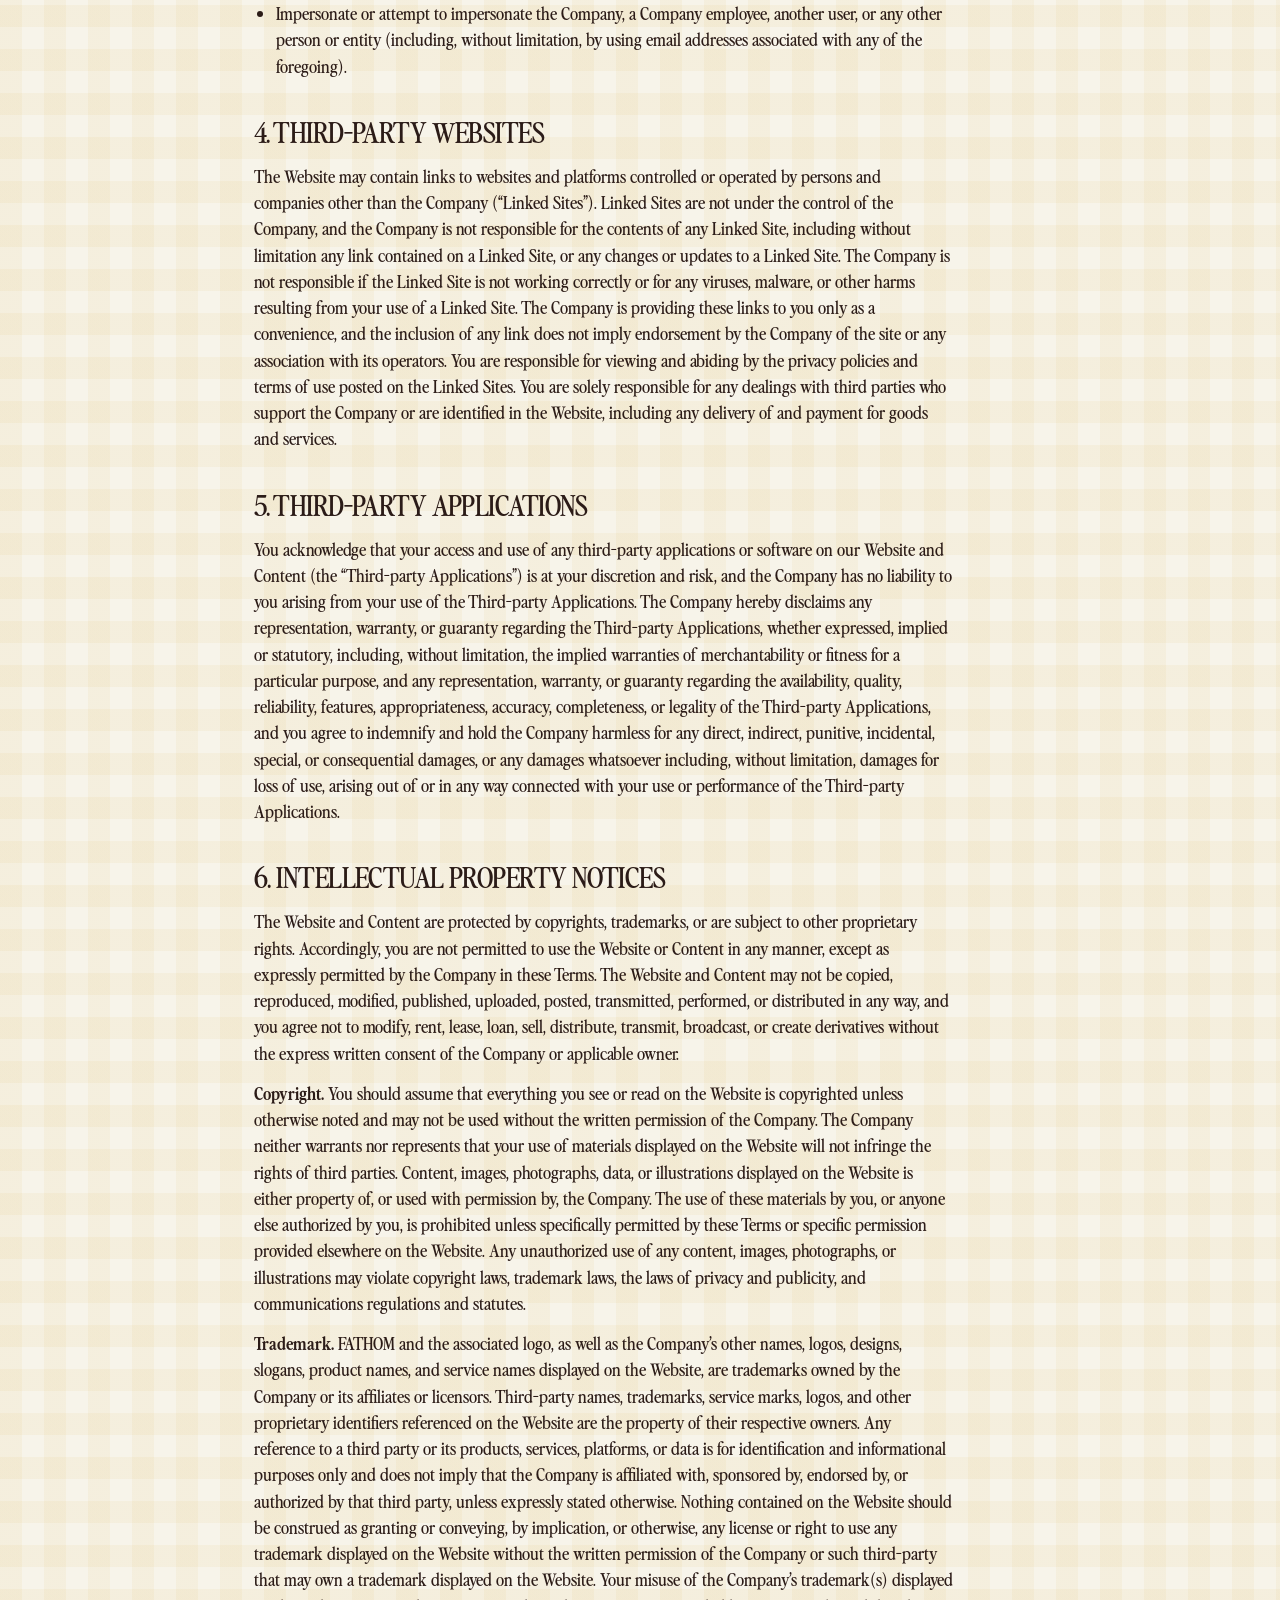
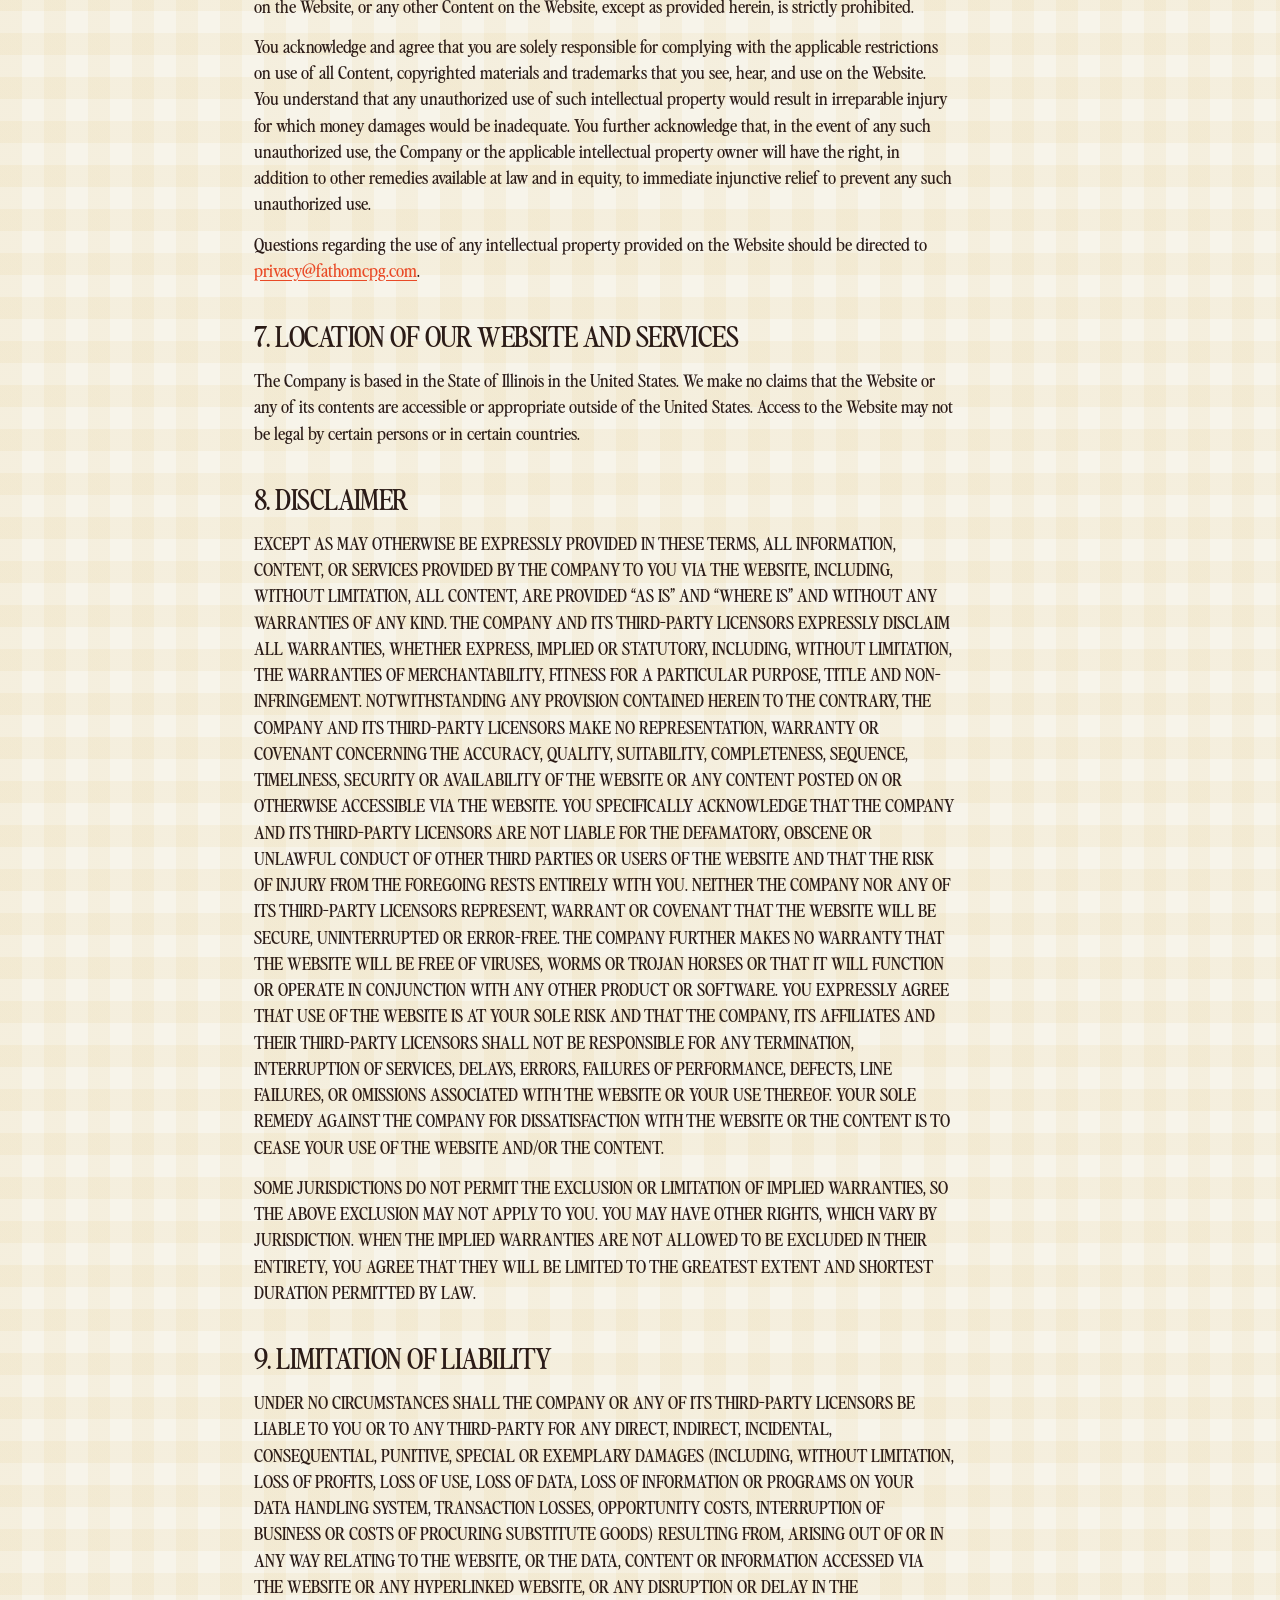
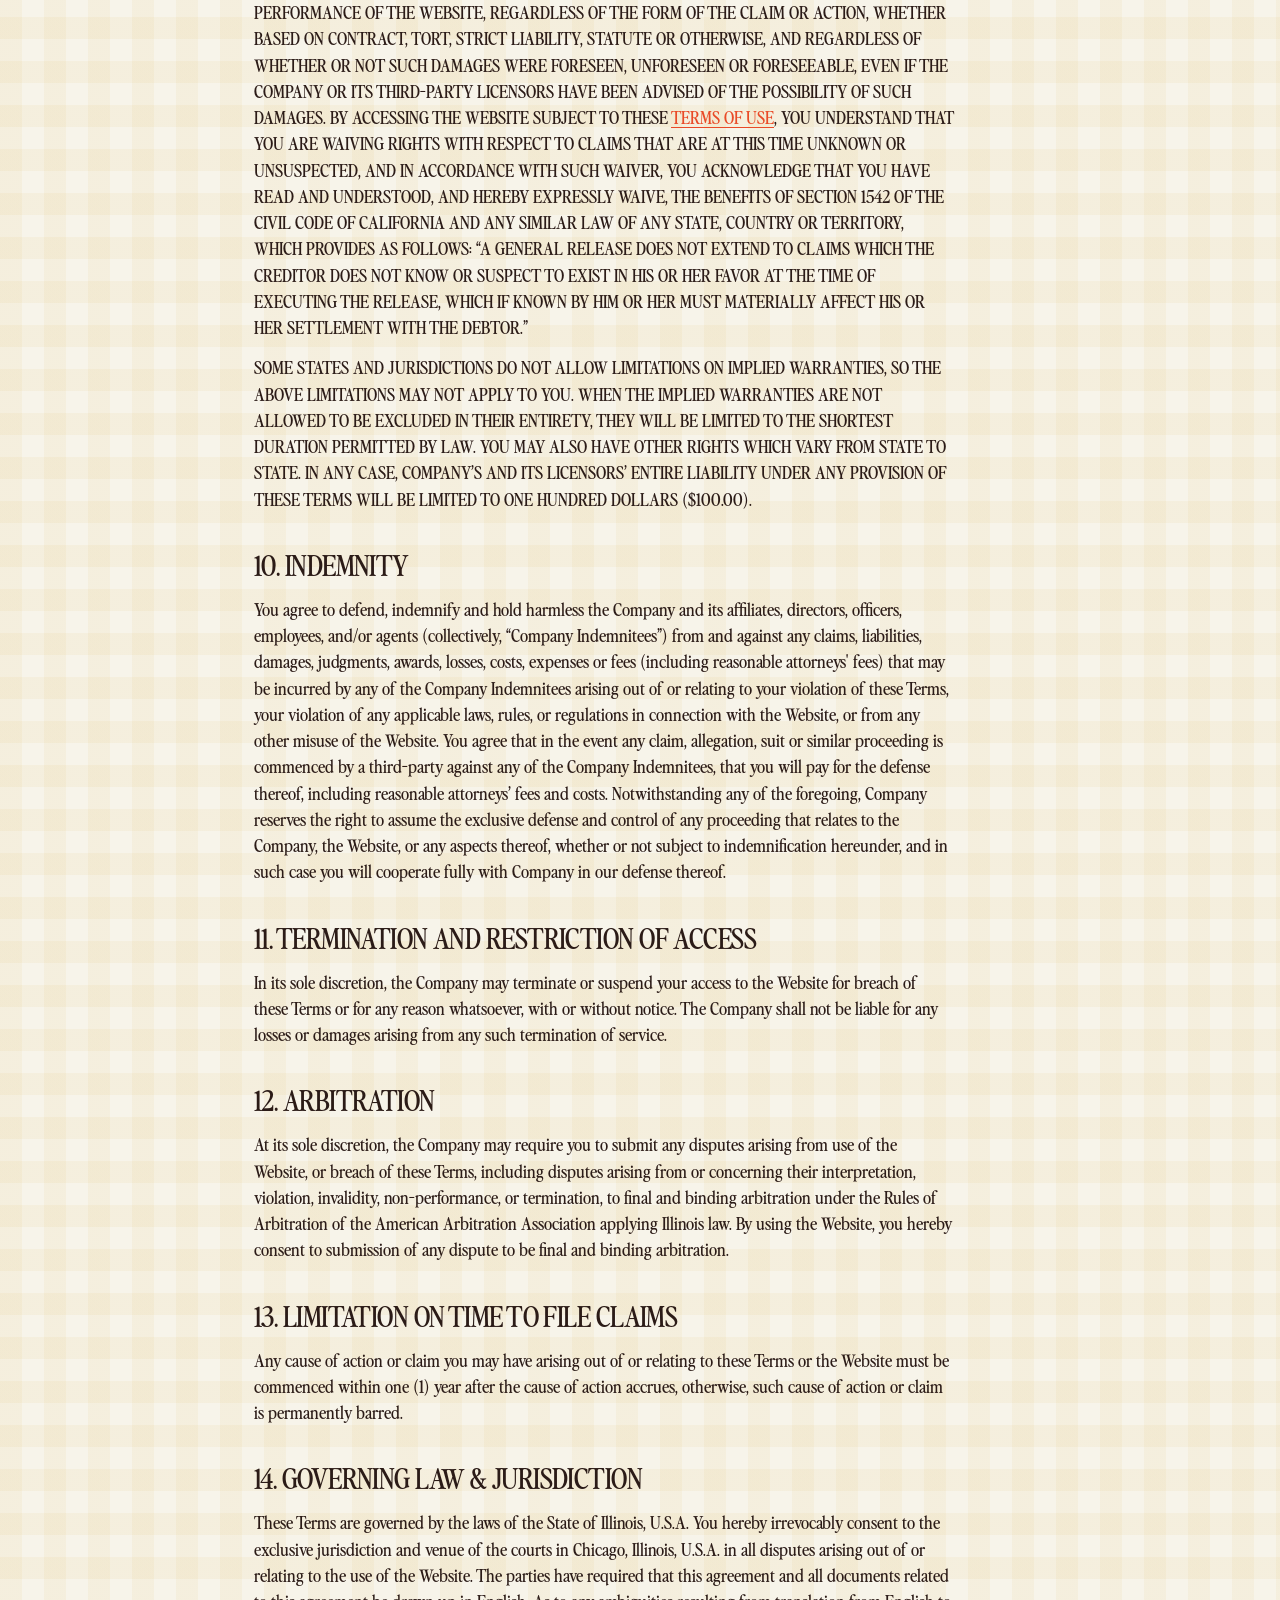
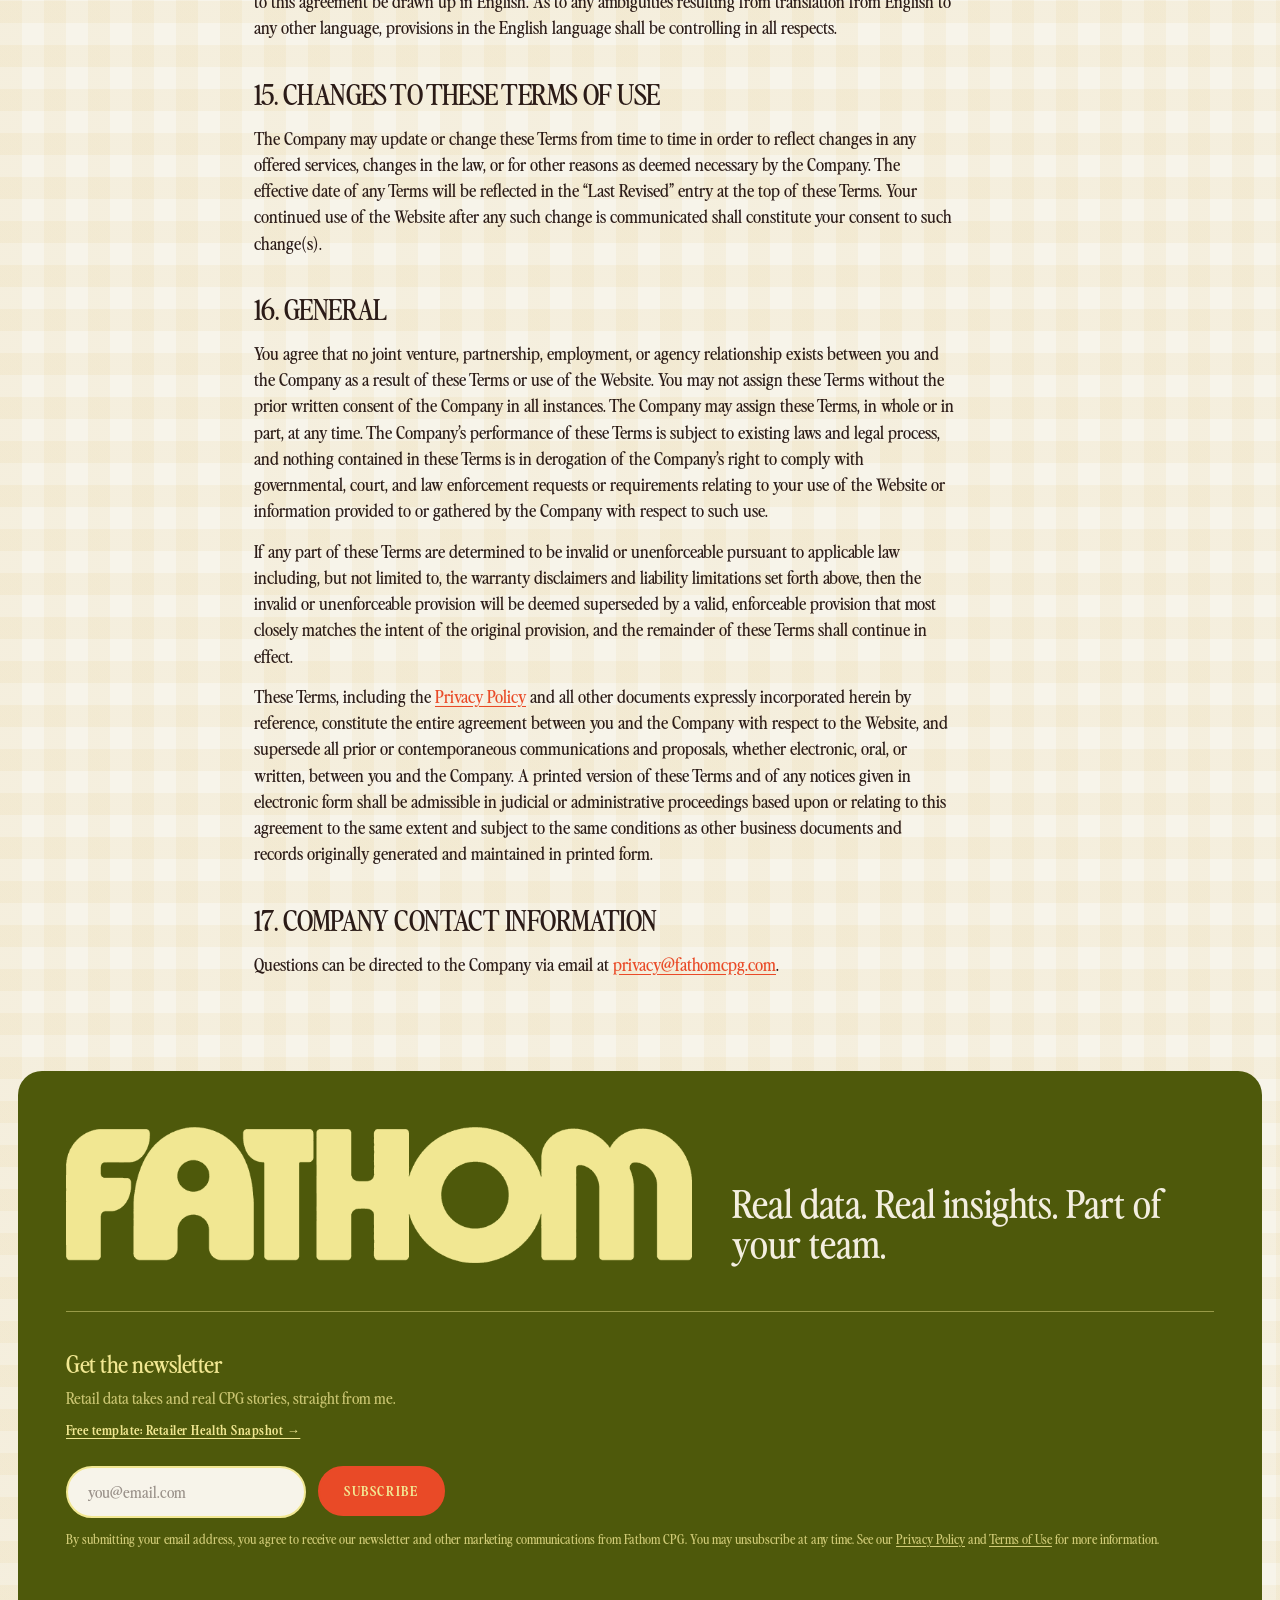
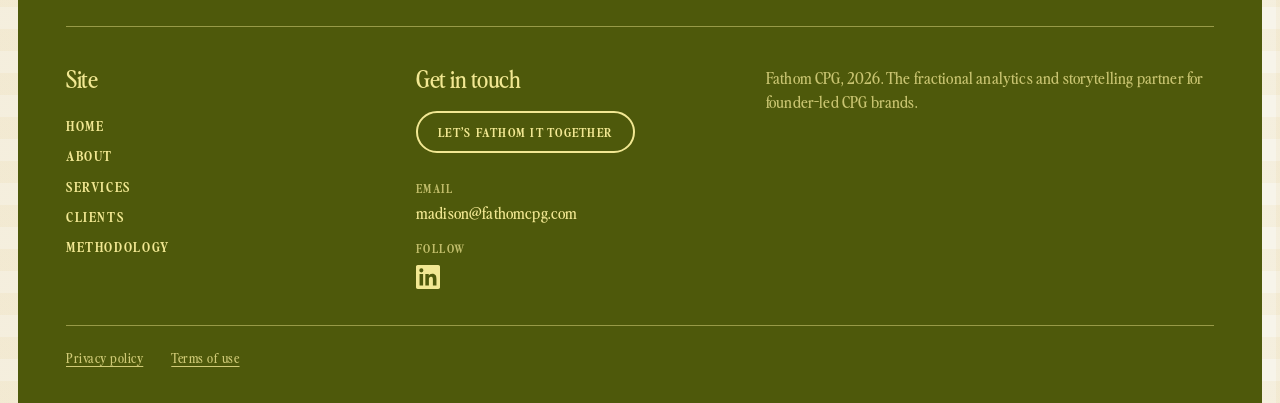
<file: terms/index.html>
<!doctype html>
<html lang="en">
<head>
<meta charset="utf-8">
<meta name="viewport" content="width=device-width,initial-scale=1">
<script async src="https://www.googletagmanager.com/gtag/js?id=G-GGDD84Z0N7"></script>
<script>window.dataLayer=window.dataLayer||[];function gtag(){dataLayer.push(arguments);}gtag('js',new Date());gtag('config','G-GGDD84Z0N7');</script>
<title>Terms of Use · Fathom CPG</title>
<meta name="description" content="Terms of use for fathomcpg.com.">
<link rel="canonical" href="https://fathomcpg.com/terms/">
<meta property="og:title" content="Terms of Use · Fathom CPG"><meta property="og:description" content="Terms of use for fathomcpg.com."><meta property="og:type" content="website"><meta property="og:url" content="https://fathomcpg.com/terms/"><meta property="og:image" content="https://fathomcpg.com/img/og-image.jpg"><meta property="og:image:width" content="1200"><meta property="og:image:height" content="630"><meta name="twitter:card" content="summary_large_image"><meta name="twitter:title" content="Terms of Use · Fathom CPG"><meta name="twitter:description" content="Terms of use for fathomcpg.com."><meta name="twitter:image" content="https://fathomcpg.com/img/og-image.jpg">
<link rel="icon" href="/favicon.svg" type="image/svg+xml">
<link rel="preconnect" href="https://fonts.googleapis.com">
<link rel="preconnect" href="https://fonts.gstatic.com" crossorigin>
<link href="https://fonts.googleapis.com/css2?family=Archivo+Black&family=Archivo+Narrow:wght@500;600;700&family=DM+Serif+Display&display=swap" rel="stylesheet">
<link rel="preload" href="/fonts/PerfectlyNineties-Regular.woff" as="font" type="font/woff" crossorigin>
<link rel="stylesheet" href="/css/site.css">

</head>
<body>
<svg class="svgdefs" aria-hidden="true"><defs>
  <filter id="hand" x="-10%" y="-10%" width="120%" height="120%"><feTurbulence type="fractalNoise" baseFrequency=".045" numOctaves="2" seed="3" result="n"/><feDisplacementMap in="SourceGraphic" in2="n" scale="2.6" xChannelSelector="R" yChannelSelector="G"/></filter>
  <filter id="cut" x="-2%" y="-8%" width="104%" height="116%"><feTurbulence type="fractalNoise" baseFrequency=".02 .12" numOctaves="2" seed="7" result="t"/><feDisplacementMap in="SourceGraphic" in2="t" scale="5" xChannelSelector="R" yChannelSelector="G"/></filter>
  <pattern id="st" patternUnits="userSpaceOnUse" width="176" height="200"><rect width="176" height="200" fill="#F2E893"/><rect x="0" width="44" height="200" fill="#4A312B"/><rect x="88" width="44" height="200" fill="#4A312B"/></pattern>
</defs></svg>

<header class="top">
  <nav id="nav">
    <a class="pill" href="/" data-nav="home">Home</a>
    <a class="pill" href="/about/" data-nav="about">About</a>
    <a class="pill" href="/services/" data-nav="services">Services</a>
    <a class="pill" href="/clients/" data-nav="clients">Clients</a>
    <a class="pill" href="/method/" data-nav="method">Method</a>
  </nav>
  <a class="brand" href="/" aria-label="Fathom CPG home"><span class="logo"></span></a>
  <div class="right">
    <button class="pill burger" id="burger" aria-expanded="false" aria-controls="nav">Menu</button>
    <a class="pill tomato" href="/partner/">Partner with me</a>
  </div>
</header>

<main class="wrap">

<!-- ================= TERMS — edit page copy below ================= -->
<div class="page on" data-page="terms">
  <section class="legal"><h1>Terms of use</h1><span class="label">Fathom CPG LLC &middot; Website Terms of Use &middot; Last Revised: October 2026</span>
    <p>These Terms of Use (the “Terms”) are entered into between you (“you” or “User”) and Fathom CPG LLC (“Company,” “we,” “us,” and “our”). These Terms govern your access to and use of the website located at <a href="https://fathomcpg.com/">https://fathomcpg.com/</a> (the “Website”), including any content or functionality offered on or through the Website. The Website is published, owned, and operated by the Company.</p>
    <p>By accessing, browsing, submitting information to, and/or using the Website, you agree and acknowledge on your own behalf that you have read, understand and agree to be bound by these Terms and to comply with all applicable laws including, without limitation, all federal, state and local tax and tariff laws, regulations, and/or directives. If you do not agree to these Terms, please do not use the Website.</p>
    <h2>1. PURPOSE OF THE WEBSITE</h2>
    <p>The Website is provided solely for informational purposes and the purposes of enabling communication between you and the Company. The information provided is intended to be general in nature and does not necessarily address all the terms, exclusions, and conditions applicable to our products and services. It is not intended to constitute financial, accounting, legal, tax, investment, or other professional advice, and you should consult your own advisors before making business, financial, or operational decisions.</p>
    <p>We do not warrant the accuracy, completeness, or usefulness of this information at any particular time. Any reliance you place on such information is strictly at your own risk. The Company disclaims all liability and responsibility arising from any reliance placed on such content by you or any other visitor to our Website, or by anyone who may be informed of any of its contents. Any information you provide or that is collected by the Company through the Website shall be handled in accordance with the <a href="/privacy/">Website Privacy Policy</a>, which is hereby incorporated by reference.</p>
    <h2>2. USE OF THE WEBSITE</h2>
    <p>The Company grants you a non-exclusive right to access and use the Website and the data, material, content, or information herein (collectively, the “Content”) solely for your personal use. Your right to access and use the Website shall be limited to non-commercial purposes unless you are otherwise expressly authorized by the Company to use the Website for commercial purposes. You agree to use the Website only for lawful purposes, comply with all rules governing any transactions on and through the Website and comply with applicable laws.</p>
    <h2>3. PROHIBITED USES</h2>
    <p>You agree that you will not:</p>
    <ul>
      <li>Use the Website in any manner that could damage, disable, overburden, or impair the Website or interfere with any other party’s use and enjoyment of them;</li>
      <li>Attempt to gain unauthorized access to any account, computer systems, or networks associated with the Company or the Website;</li>
      <li>Reverse engineer, disassemble, decompile, decode, or otherwise attempt to derive or gain access to the source code of the Website, or any part thereof;</li>
      <li>Obtain or attempt to obtain any materials or information through the Website by any means not intentionally made available or provided by the Company;</li>
      <li>Use any robot, spider, or other automatic device, process or means to access the Website for any purpose, including monitoring or copying any of the material on the Website;</li>
      <li>Introduce any viruses, Trojan horses, worms, logic bombs, or other material which is malicious or technologically harmful;</li>
      <li>Attack the Website via a denial-of-service attack or a distributed denial-of-service attack; or</li>
      <li>Impersonate or attempt to impersonate the Company, a Company employee, another user, or any other person or entity (including, without limitation, by using email addresses associated with any of the foregoing).</li>
    </ul>
    <h2>4. THIRD-PARTY WEBSITES</h2>
    <p>The Website may contain links to websites and platforms controlled or operated by persons and companies other than the Company (“Linked Sites”). Linked Sites are not under the control of the Company, and the Company is not responsible for the contents of any Linked Site, including without limitation any link contained on a Linked Site, or any changes or updates to a Linked Site. The Company is not responsible if the Linked Site is not working correctly or for any viruses, malware, or other harms resulting from your use of a Linked Site. The Company is providing these links to you only as a convenience, and the inclusion of any link does not imply endorsement by the Company of the site or any association with its operators. You are responsible for viewing and abiding by the privacy policies and terms of use posted on the Linked Sites. You are solely responsible for any dealings with third parties who support the Company or are identified in the Website, including any delivery of and payment for goods and services.</p>
    <h2>5. THIRD-PARTY APPLICATIONS</h2>
    <p>You acknowledge that your access and use of any third-party applications or software on our Website and Content (the “Third-party Applications”) is at your discretion and risk, and the Company has no liability to you arising from your use of the Third-party Applications. The Company hereby disclaims any representation, warranty, or guaranty regarding the Third-party Applications, whether expressed, implied or statutory, including, without limitation, the implied warranties of merchantability or fitness for a particular purpose, and any representation, warranty, or guaranty regarding the availability, quality, reliability, features, appropriateness, accuracy, completeness, or legality of the Third-party Applications, and you agree to indemnify and hold the Company harmless for any direct, indirect, punitive, incidental, special, or consequential damages, or any damages whatsoever including, without limitation, damages for loss of use, arising out of or in any way connected with your use or performance of the Third-party Applications.</p>
    <h2>6. INTELLECTUAL PROPERTY NOTICES</h2>
    <p>The Website and Content are protected by copyrights, trademarks, or are subject to other proprietary rights. Accordingly, you are not permitted to use the Website or Content in any manner, except as expressly permitted by the Company in these Terms. The Website and Content may not be copied, reproduced, modified, published, uploaded, posted, transmitted, performed, or distributed in any way, and you agree not to modify, rent, lease, loan, sell, distribute, transmit, broadcast, or create derivatives without the express written consent of the Company or applicable owner.</p>
    <p><strong>Copyright.</strong> You should assume that everything you see or read on the Website is copyrighted unless otherwise noted and may not be used without the written permission of the Company. The Company neither warrants nor represents that your use of materials displayed on the Website will not infringe the rights of third parties. Content, images, photographs, data, or illustrations displayed on the Website is either property of, or used with permission by, the Company. The use of these materials by you, or anyone else authorized by you, is prohibited unless specifically permitted by these Terms or specific permission provided elsewhere on the Website. Any unauthorized use of any content, images, photographs, or illustrations may violate copyright laws, trademark laws, the laws of privacy and publicity, and communications regulations and statutes.</p>
    <p><strong>Trademark.</strong> FATHOM and the associated logo, as well as the Company’s other names, logos, designs, slogans, product names, and service names displayed on the Website, are trademarks owned by the Company or its affiliates or licensors. Third-party names, trademarks, service marks, logos, and other proprietary identifiers referenced on the Website are the property of their respective owners. Any reference to a third party or its products, services, platforms, or data is for identification and informational purposes only and does not imply that the Company is affiliated with, sponsored by, endorsed by, or authorized by that third party, unless expressly stated otherwise. Nothing contained on the Website should be construed as granting or conveying, by implication, or otherwise, any license or right to use any trademark displayed on the Website without the written permission of the Company or such third-party that may own a trademark displayed on the Website. Your misuse of the Company’s trademark(s) displayed on the Website, or any other Content on the Website, except as provided herein, is strictly prohibited.</p>
    <p>You acknowledge and agree that you are solely responsible for complying with the applicable restrictions on use of all Content, copyrighted materials and trademarks that you see, hear, and use on the Website. You understand that any unauthorized use of such intellectual property would result in irreparable injury for which money damages would be inadequate. You further acknowledge that, in the event of any such unauthorized use, the Company or the applicable intellectual property owner will have the right, in addition to other remedies available at law and in equity, to immediate injunctive relief to prevent any such unauthorized use.</p>
    <p>Questions regarding the use of any intellectual property provided on the Website should be directed to <a href="mailto:privacy@fathomcpg.com">privacy@fathomcpg.com</a>.</p>
    <h2>7. LOCATION OF OUR WEBSITE AND SERVICES</h2>
    <p>The Company is based in the State of Illinois in the United States. We make no claims that the Website or any of its contents are accessible or appropriate outside of the United States. Access to the Website may not be legal by certain persons or in certain countries.</p>
    <h2>8. DISCLAIMER</h2>
    <p>EXCEPT AS MAY OTHERWISE BE EXPRESSLY PROVIDED IN THESE TERMS, ALL INFORMATION, CONTENT, OR SERVICES PROVIDED BY THE COMPANY TO YOU VIA THE WEBSITE, INCLUDING, WITHOUT LIMITATION, ALL CONTENT, ARE PROVIDED “AS IS” AND “WHERE IS” AND WITHOUT ANY WARRANTIES OF ANY KIND. THE COMPANY AND ITS THIRD-PARTY LICENSORS EXPRESSLY DISCLAIM ALL WARRANTIES, WHETHER EXPRESS, IMPLIED OR STATUTORY, INCLUDING, WITHOUT LIMITATION, THE WARRANTIES OF MERCHANTABILITY, FITNESS FOR A PARTICULAR PURPOSE, TITLE AND NON-INFRINGEMENT. NOTWITHSTANDING ANY PROVISION CONTAINED HEREIN TO THE CONTRARY, THE COMPANY AND ITS THIRD-PARTY LICENSORS MAKE NO REPRESENTATION, WARRANTY OR COVENANT CONCERNING THE ACCURACY, QUALITY, SUITABILITY, COMPLETENESS, SEQUENCE, TIMELINESS, SECURITY OR AVAILABILITY OF THE WEBSITE OR ANY CONTENT POSTED ON OR OTHERWISE ACCESSIBLE VIA THE WEBSITE. YOU SPECIFICALLY ACKNOWLEDGE THAT THE COMPANY AND ITS THIRD-PARTY LICENSORS ARE NOT LIABLE FOR THE DEFAMATORY, OBSCENE OR UNLAWFUL CONDUCT OF OTHER THIRD PARTIES OR USERS OF THE WEBSITE AND THAT THE RISK OF INJURY FROM THE FOREGOING RESTS ENTIRELY WITH YOU. NEITHER THE COMPANY NOR ANY OF ITS THIRD-PARTY LICENSORS REPRESENT, WARRANT OR COVENANT THAT THE WEBSITE WILL BE SECURE, UNINTERRUPTED OR ERROR-FREE. THE COMPANY FURTHER MAKES NO WARRANTY THAT THE WEBSITE WILL BE FREE OF VIRUSES, WORMS OR TROJAN HORSES OR THAT IT WILL FUNCTION OR OPERATE IN CONJUNCTION WITH ANY OTHER PRODUCT OR SOFTWARE. YOU EXPRESSLY AGREE THAT USE OF THE WEBSITE IS AT YOUR SOLE RISK AND THAT THE COMPANY, ITS AFFILIATES AND THEIR THIRD-PARTY LICENSORS SHALL NOT BE RESPONSIBLE FOR ANY TERMINATION, INTERRUPTION OF SERVICES, DELAYS, ERRORS, FAILURES OF PERFORMANCE, DEFECTS, LINE FAILURES, OR OMISSIONS ASSOCIATED WITH THE WEBSITE OR YOUR USE THEREOF. YOUR SOLE REMEDY AGAINST THE COMPANY FOR DISSATISFACTION WITH THE WEBSITE OR THE CONTENT IS TO CEASE YOUR USE OF THE WEBSITE AND/OR THE CONTENT.</p>
    <p>SOME JURISDICTIONS DO NOT PERMIT THE EXCLUSION OR LIMITATION OF IMPLIED WARRANTIES, SO THE ABOVE EXCLUSION MAY NOT APPLY TO YOU. YOU MAY HAVE OTHER RIGHTS, WHICH VARY BY JURISDICTION. WHEN THE IMPLIED WARRANTIES ARE NOT ALLOWED TO BE EXCLUDED IN THEIR ENTIRETY, YOU AGREE THAT THEY WILL BE LIMITED TO THE GREATEST EXTENT AND SHORTEST DURATION PERMITTED BY LAW.</p>
    <h2>9. LIMITATION OF LIABILITY</h2>
    <p>UNDER NO CIRCUMSTANCES SHALL THE COMPANY OR ANY OF ITS THIRD-PARTY LICENSORS BE LIABLE TO YOU OR TO ANY THIRD-PARTY FOR ANY DIRECT, INDIRECT, INCIDENTAL, CONSEQUENTIAL, PUNITIVE, SPECIAL OR EXEMPLARY DAMAGES (INCLUDING, WITHOUT LIMITATION, LOSS OF PROFITS, LOSS OF USE, LOSS OF DATA, LOSS OF INFORMATION OR PROGRAMS ON YOUR DATA HANDLING SYSTEM, TRANSACTION LOSSES, OPPORTUNITY COSTS, INTERRUPTION OF BUSINESS OR COSTS OF PROCURING SUBSTITUTE GOODS) RESULTING FROM, ARISING OUT OF OR IN ANY WAY RELATING TO THE WEBSITE, OR THE DATA, CONTENT OR INFORMATION ACCESSED VIA THE WEBSITE OR ANY HYPERLINKED WEBSITE, OR ANY DISRUPTION OR DELAY IN THE PERFORMANCE OF THE WEBSITE, REGARDLESS OF THE FORM OF THE CLAIM OR ACTION, WHETHER BASED ON CONTRACT, TORT, STRICT LIABILITY, STATUTE OR OTHERWISE, AND REGARDLESS OF WHETHER OR NOT SUCH DAMAGES WERE FORESEEN, UNFORESEEN OR FORESEEABLE, EVEN IF THE COMPANY OR ITS THIRD-PARTY LICENSORS HAVE BEEN ADVISED OF THE POSSIBILITY OF SUCH DAMAGES. BY ACCESSING THE WEBSITE SUBJECT TO THESE <a href="/terms/">TERMS OF USE</a>, YOU UNDERSTAND THAT YOU ARE WAIVING RIGHTS WITH RESPECT TO CLAIMS THAT ARE AT THIS TIME UNKNOWN OR UNSUSPECTED, AND IN ACCORDANCE WITH SUCH WAIVER, YOU ACKNOWLEDGE THAT YOU HAVE READ AND UNDERSTOOD, AND HEREBY EXPRESSLY WAIVE, THE BENEFITS OF SECTION 1542 OF THE CIVIL CODE OF CALIFORNIA AND ANY SIMILAR LAW OF ANY STATE, COUNTRY OR TERRITORY, WHICH PROVIDES AS FOLLOWS: “A GENERAL RELEASE DOES NOT EXTEND TO CLAIMS WHICH THE CREDITOR DOES NOT KNOW OR SUSPECT TO EXIST IN HIS OR HER FAVOR AT THE TIME OF EXECUTING THE RELEASE, WHICH IF KNOWN BY HIM OR HER MUST MATERIALLY AFFECT HIS OR HER SETTLEMENT WITH THE DEBTOR.”</p>
    <p>SOME STATES AND JURISDICTIONS DO NOT ALLOW LIMITATIONS ON IMPLIED WARRANTIES, SO THE ABOVE LIMITATIONS MAY NOT APPLY TO YOU. WHEN THE IMPLIED WARRANTIES ARE NOT ALLOWED TO BE EXCLUDED IN THEIR ENTIRETY, THEY WILL BE LIMITED TO THE SHORTEST DURATION PERMITTED BY LAW. YOU MAY ALSO HAVE OTHER RIGHTS WHICH VARY FROM STATE TO STATE. IN ANY CASE, COMPANY’S AND ITS LICENSORS’ ENTIRE LIABILITY UNDER ANY PROVISION OF THESE TERMS WILL BE LIMITED TO ONE HUNDRED DOLLARS ($100.00).</p>
    <h2>10. INDEMNITY</h2>
    <p>You agree to defend, indemnify and hold harmless the Company and its affiliates, directors, officers, employees, and/or agents (collectively, “Company Indemnitees”) from and against any claims, liabilities, damages, judgments, awards, losses, costs, expenses or fees (including reasonable attorneys' fees) that may be incurred by any of the Company Indemnitees arising out of or relating to your violation of these Terms, your violation of any applicable laws, rules, or regulations in connection with the Website, or from any other misuse of the Website. You agree that in the event any claim, allegation, suit or similar proceeding is commenced by a third-party against any of the Company Indemnitees, that you will pay for the defense thereof, including reasonable attorneys’ fees and costs. Notwithstanding any of the foregoing, Company reserves the right to assume the exclusive defense and control of any proceeding that relates to the Company, the Website, or any aspects thereof, whether or not subject to indemnification hereunder, and in such case you will cooperate fully with Company in our defense thereof.</p>
    <h2>11. TERMINATION AND RESTRICTION OF ACCESS</h2>
    <p>In its sole discretion, the Company may terminate or suspend your access to the Website for breach of these Terms or for any reason whatsoever, with or without notice. The Company shall not be liable for any losses or damages arising from any such termination of service.</p>
    <h2>12. ARBITRATION</h2>
    <p>At its sole discretion, the Company may require you to submit any disputes arising from use of the Website, or breach of these Terms, including disputes arising from or concerning their interpretation, violation, invalidity, non-performance, or termination, to final and binding arbitration under the Rules of Arbitration of the American Arbitration Association applying Illinois law. By using the Website, you hereby consent to submission of any dispute to be final and binding arbitration.</p>
    <h2>13. LIMITATION ON TIME TO FILE CLAIMS</h2>
    <p>Any cause of action or claim you may have arising out of or relating to these Terms or the Website must be commenced within one (1) year after the cause of action accrues, otherwise, such cause of action or claim is permanently barred.</p>
    <h2>14. GOVERNING LAW &amp; JURISDICTION</h2>
    <p>These Terms are governed by the laws of the State of Illinois, U.S.A. You hereby irrevocably consent to the exclusive jurisdiction and venue of the courts in Chicago, Illinois, U.S.A. in all disputes arising out of or relating to the use of the Website. The parties have required that this agreement and all documents related to this agreement be drawn up in English. As to any ambiguities resulting from translation from English to any other language, provisions in the English language shall be controlling in all respects.</p>
    <h2>15. CHANGES TO THESE TERMS OF USE</h2>
    <p>The Company may update or change these Terms from time to time in order to reflect changes in any offered services, changes in the law, or for other reasons as deemed necessary by the Company. The effective date of any Terms will be reflected in the “Last Revised” entry at the top of these Terms. Your continued use of the Website after any such change is communicated shall constitute your consent to such change(s).</p>
    <h2>16. GENERAL</h2>
    <p>You agree that no joint venture, partnership, employment, or agency relationship exists between you and the Company as a result of these Terms or use of the Website. You may not assign these Terms without the prior written consent of the Company in all instances. The Company may assign these Terms, in whole or in part, at any time. The Company’s performance of these Terms is subject to existing laws and legal process, and nothing contained in these Terms is in derogation of the Company’s right to comply with governmental, court, and law enforcement requests or requirements relating to your use of the Website or information provided to or gathered by the Company with respect to such use.</p>
    <p>If any part of these Terms are determined to be invalid or unenforceable pursuant to applicable law including, but not limited to, the warranty disclaimers and liability limitations set forth above, then the invalid or unenforceable provision will be deemed superseded by a valid, enforceable provision that most closely matches the intent of the original provision, and the remainder of these Terms shall continue in effect.</p>
    <p>These Terms, including the <a href="/privacy/">Privacy Policy</a> and all other documents expressly incorporated herein by reference, constitute the entire agreement between you and the Company with respect to the Website, and supersede all prior or contemporaneous communications and proposals, whether electronic, oral, or written, between you and the Company. A printed version of these Terms and of any notices given in electronic form shall be admissible in judicial or administrative proceedings based upon or relating to this agreement to the same extent and subject to the same conditions as other business documents and records originally generated and maintained in printed form.</p>
    <h2>17. COMPANY CONTACT INFORMATION</h2>
    <p>Questions can be directed to the Company via email at <a href="mailto:privacy@fathomcpg.com">privacy@fathomcpg.com</a>.</p>
  </section>
</div>
<div class="scallop" aria-hidden="true"></div>

<footer class="foot">
  <div class="foot-top">
    <div class="logo" role="img" aria-label="Fathom CPG"></div>
    <p class="line">Real data. Real insights. Part of your team.</p>
  </div>
  <div class="foot-news">
    <div><h4>Get the newsletter</h4><p>Retail data takes and real CPG stories, straight from me.</p><a href="/retailer-health-snapshot/" class="rh-link">Free template: Retailer Health Snapshot →</a></div>
    <form name="newsletter" method="POST" action="/" data-netlify="true" netlify-honeypot="company" class="news-form">
      <input type="hidden" name="form-name" value="newsletter">
      <p style="display:none"><label>Company <input name="company" tabindex="-1" autocomplete="off"></label></p>
      <input type="email" name="email" placeholder="you@email.com" aria-label="Email address" autocomplete="email" required>
      <button type="submit" class="pill tomato">Subscribe</button>
      <p class="news-consent">By submitting your email address, you agree to receive our newsletter and other marketing communications from Fathom CPG. You may unsubscribe at any time. See our <a href="/privacy/">Privacy Policy</a> and <a href="/terms/">Terms of Use</a> for more information.</p>
      <p class="news-msg" role="status" aria-live="polite"></p>
    </form>
  </div>
  <div class="foot-cols">
    <div><h4>Site</h4><a href="/">Home</a><a href="/about/">About</a><a href="/services/">Services</a><a href="/clients/">Clients</a><a href="/method/">Methodology</a></div>
    <div><h4>Get in touch</h4><a class="pill" href="/partner/">Let’s fathom it together</a><span class="sub">Email</span><a class="mail" href="mailto:madison@fathomcpg.com">madison@fathomcpg.com</a><span class="sub">Follow</span><a class="social" href="https://www.linkedin.com/company/fathom-cpg/" target="_blank" rel="noopener noreferrer" aria-label="Fathom CPG on LinkedIn"><svg viewBox="0 0 24 24" width="18" height="18" aria-hidden="true" focusable="false"><path fill="currentColor" d="M20.447 20.452h-3.554v-5.569c0-1.328-.027-3.037-1.852-3.037-1.853 0-2.136 1.445-2.136 2.939v5.667H9.351V9h3.414v1.561h.046c.477-.9 1.637-1.85 3.37-1.85 3.601 0 4.267 2.37 4.267 5.455v6.286zM5.337 7.433a2.062 2.062 0 01-2.063-2.065 2.064 2.064 0 112.063 2.065zm1.782 13.019H3.555V9h3.564v11.452zM22.225 0H1.771C.792 0 0 .774 0 1.729v20.542C0 23.227.792 24 1.771 24h20.451C23.2 24 24 23.227 24 22.271V1.729C24 .774 23.2 0 22.222 0h.003z"/></svg></a></div>
    <div><span class="dim">Fathom CPG, 2026. The fractional analytics and storytelling partner for founder-led CPG brands.</span></div>
  </div>
<div class="foot-legal"><a href="/privacy/">Privacy policy</a><a href="/terms/">Terms of use</a></div>
</footer>

</main>

<script src="/js/site.js"></script>
</body>
</html>
</file>
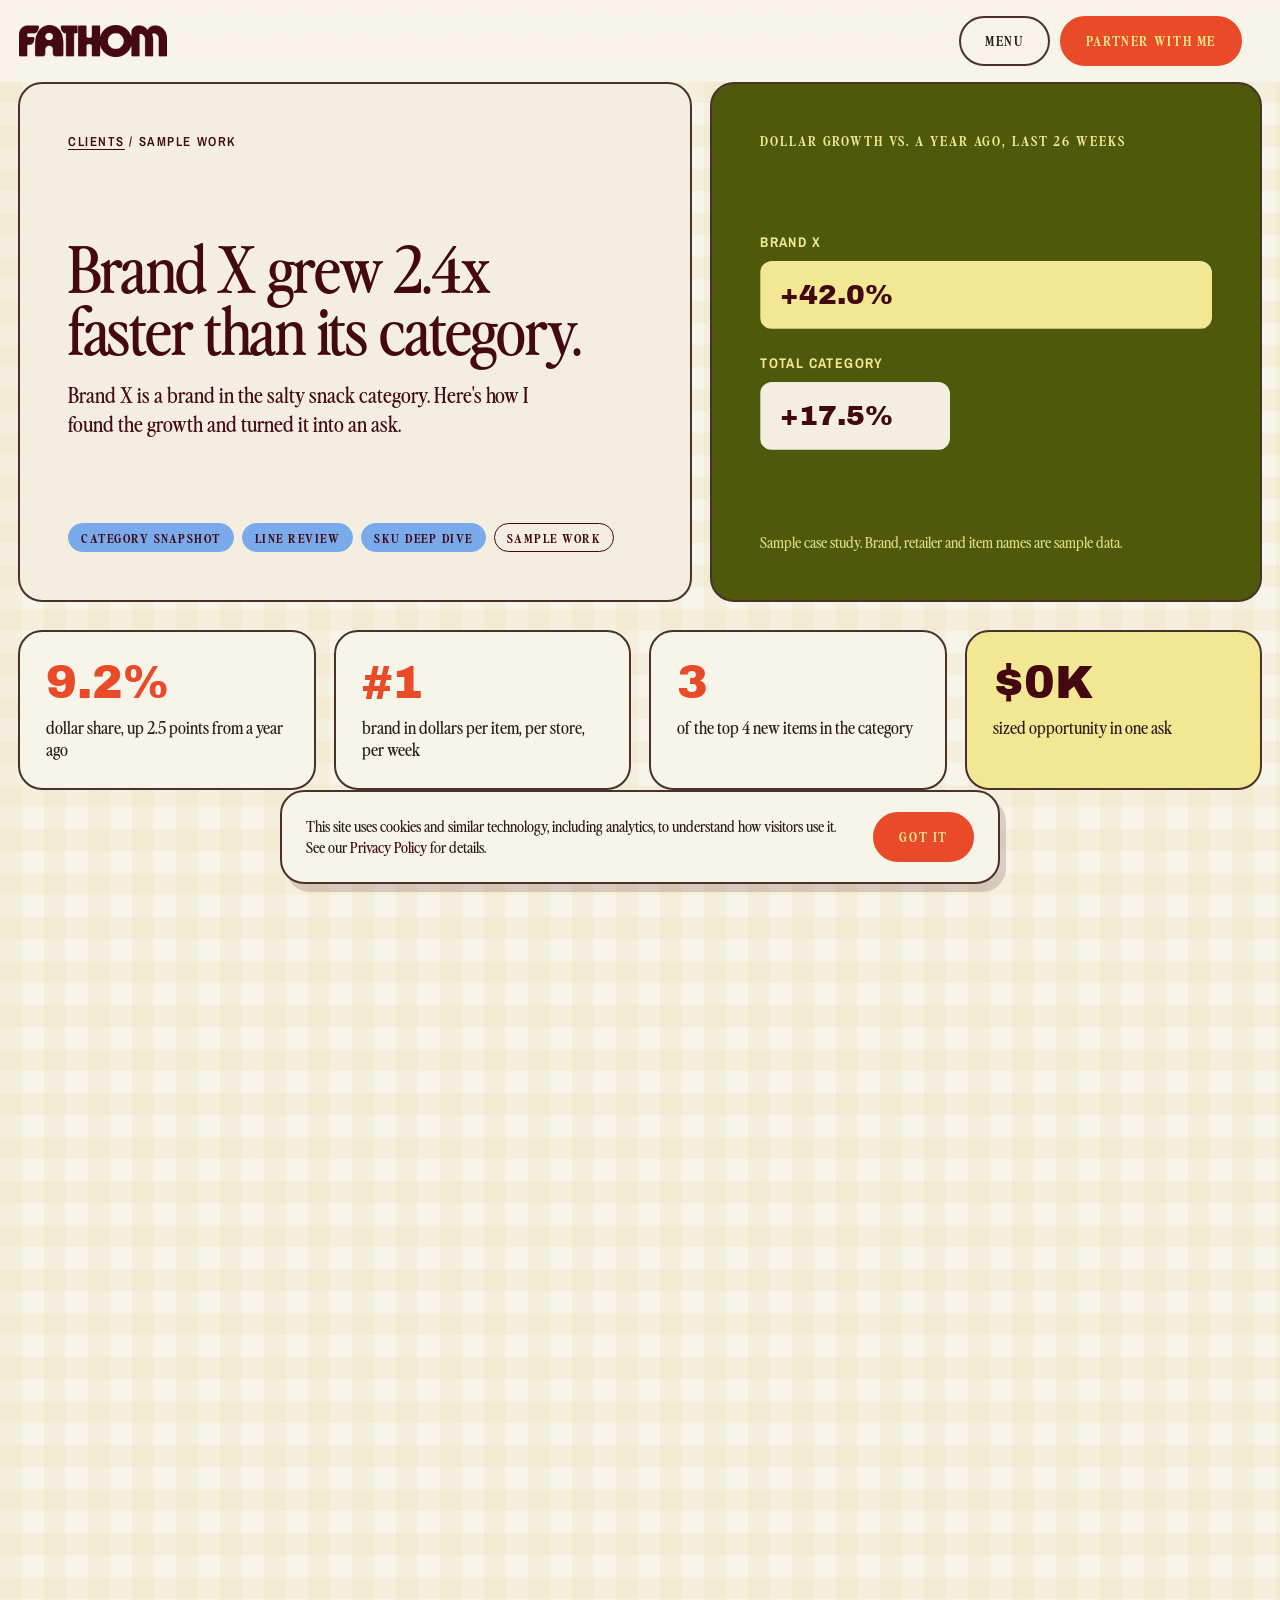
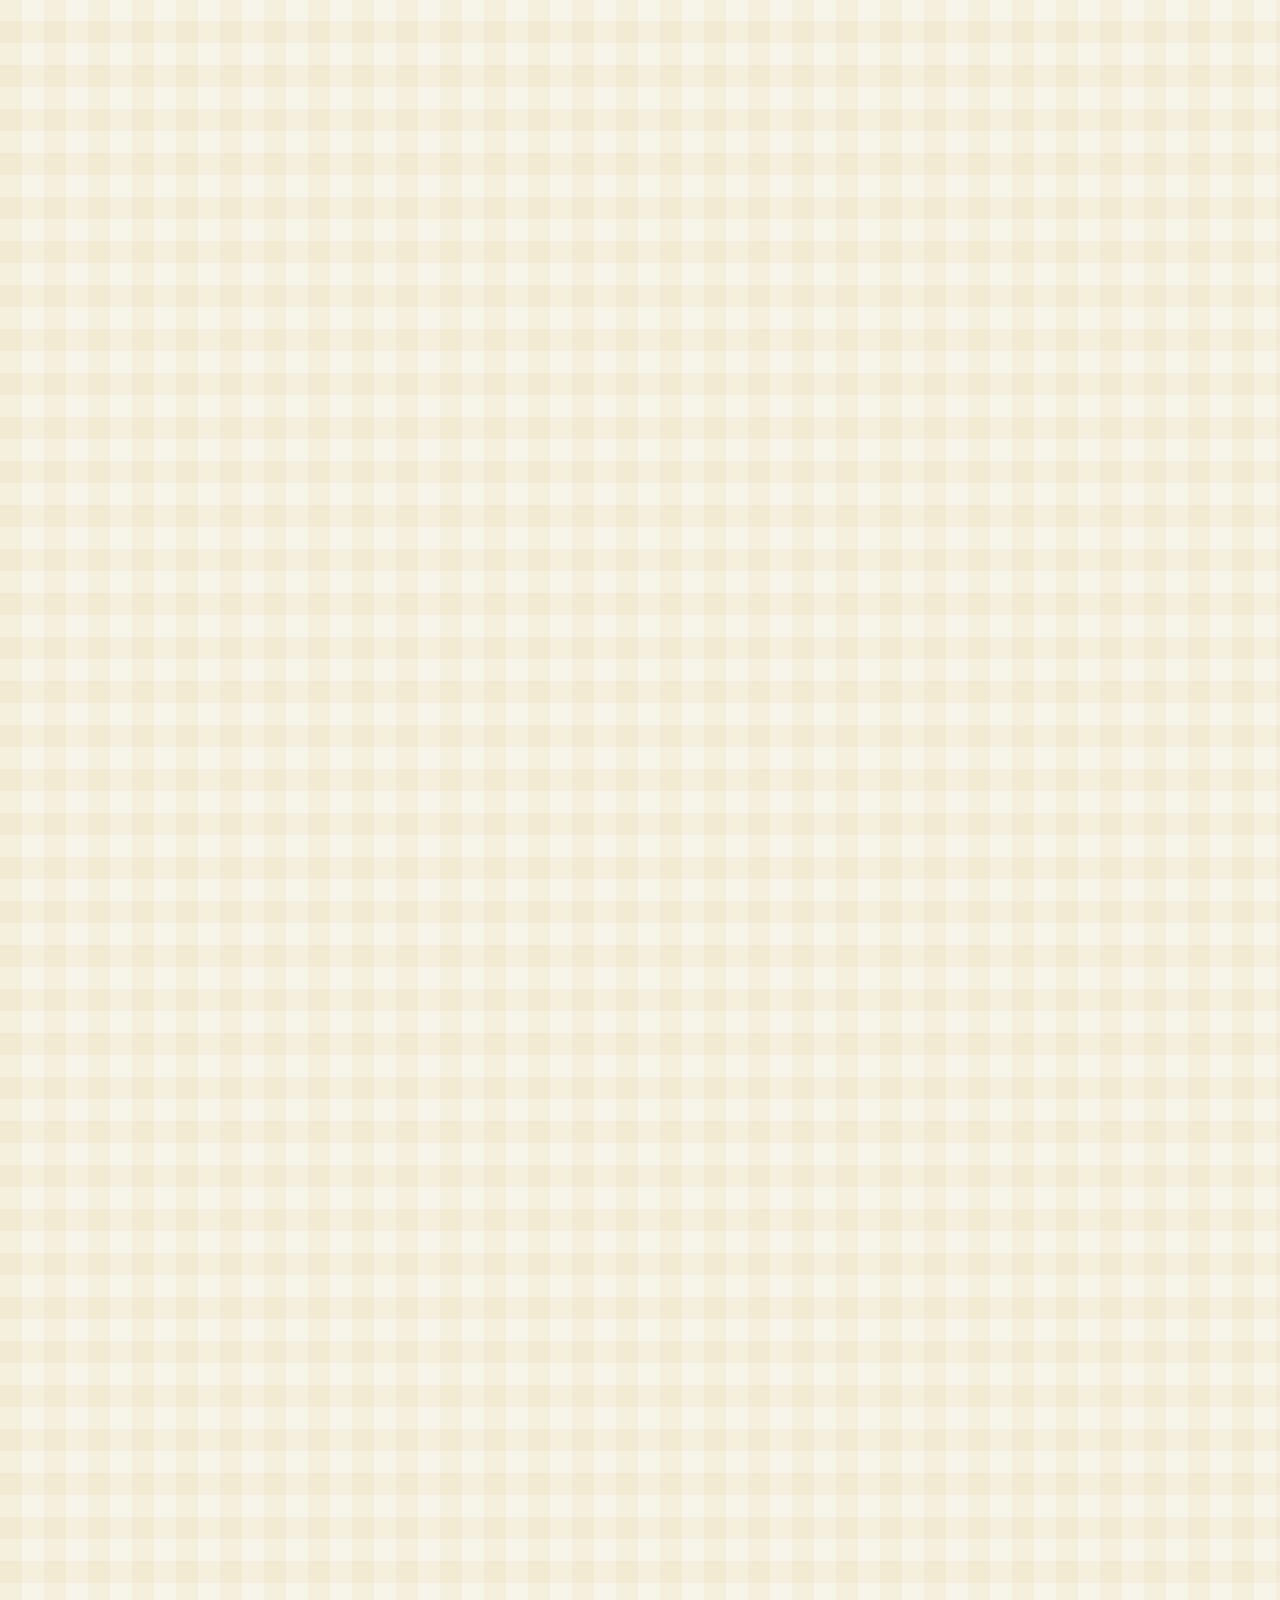
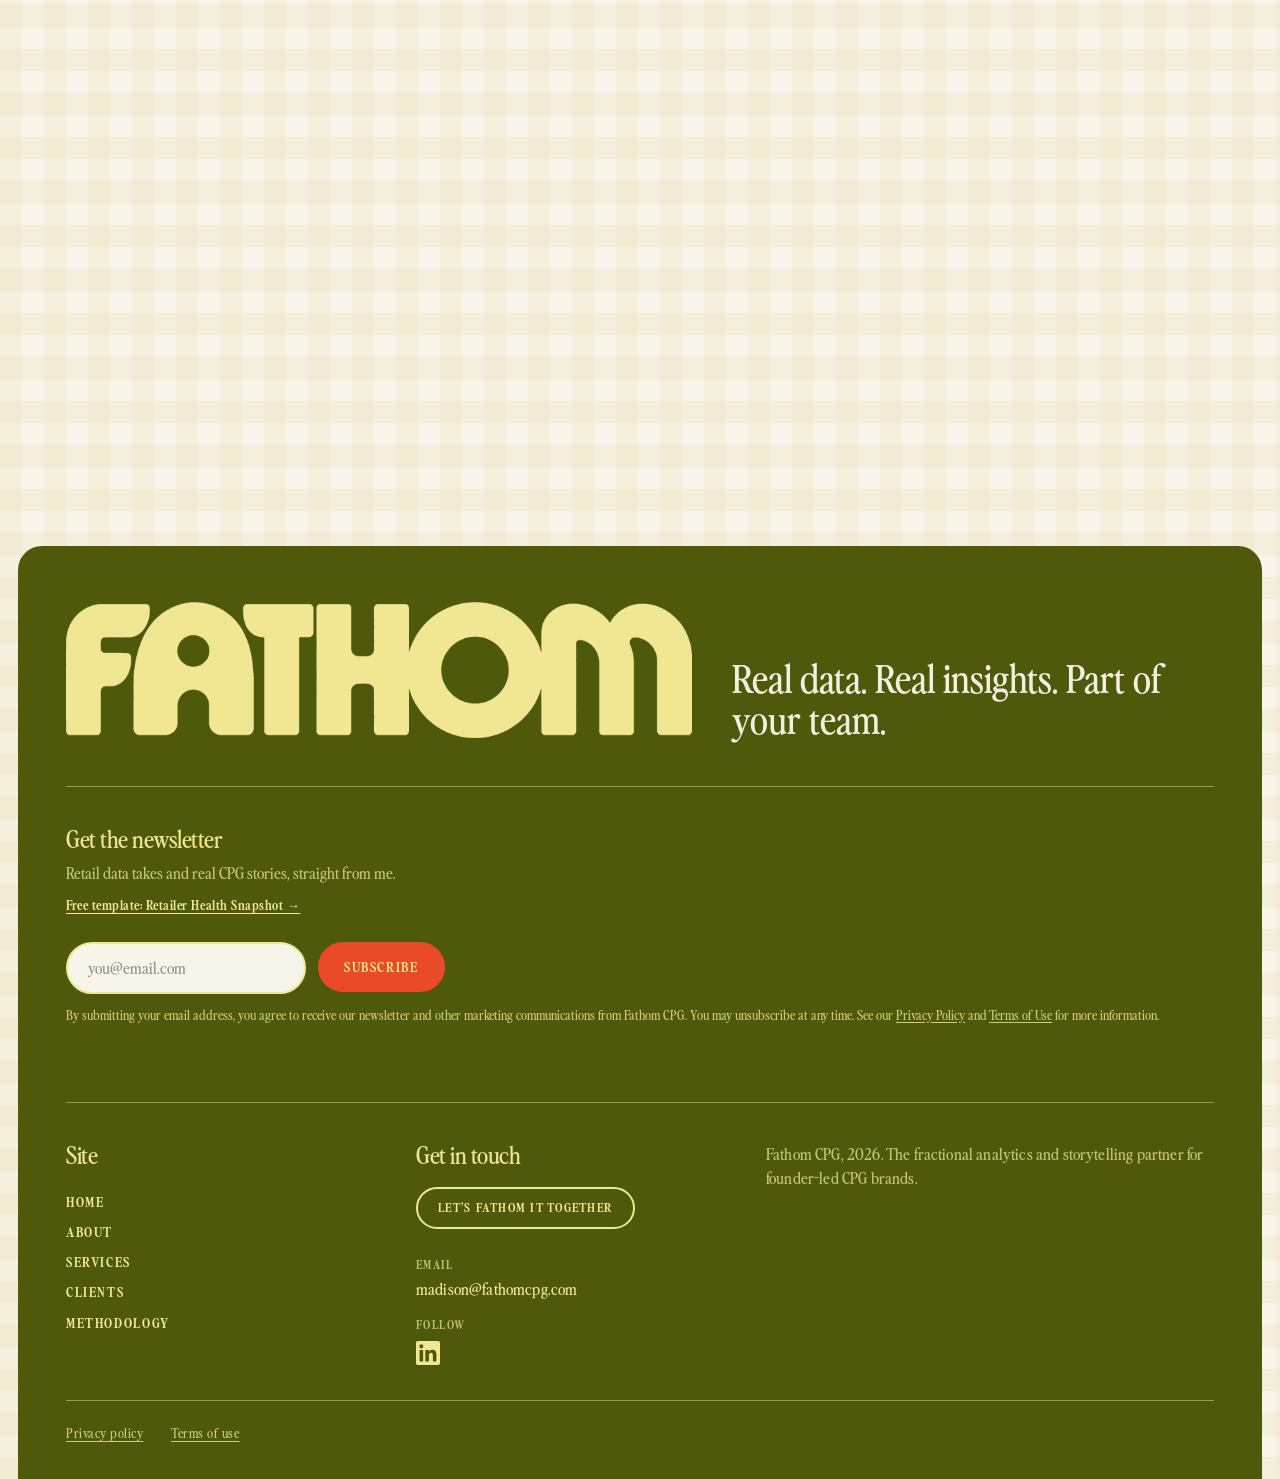
<file: clients/category-snapshot/index.html>
<!doctype html>
<html lang="en">
<head>
<meta charset="utf-8">
<meta name="viewport" content="width=device-width,initial-scale=1">
<script async src="https://www.googletagmanager.com/gtag/js?id=G-GGDD84Z0N7"></script>
<script>window.dataLayer=window.dataLayer||[];function gtag(){dataLayer.push(arguments);}gtag('js',new Date());gtag('config','G-GGDD84Z0N7');</script>
<title>Category Snapshot Sample | Fathom CPG</title>
<meta name="description" content="See how a Fathom CPG category snapshot finds where a brand's growth comes from and turns it into an ask a buyer can say yes to.">
<link rel="canonical" href="https://fathomcpg.com/clients/category-snapshot/">
<meta property="og:title" content="Category Snapshot Sample | Fathom CPG"><meta property="og:description" content="See how a Fathom CPG category snapshot finds where a brand's growth comes from and turns it into an ask a buyer can say yes to."><meta property="og:type" content="website"><meta property="og:url" content="https://fathomcpg.com/clients/category-snapshot/"><meta property="og:image" content="https://fathomcpg.com/img/og-image.jpg"><meta property="og:image:width" content="1200"><meta property="og:image:height" content="630"><meta name="twitter:card" content="summary_large_image"><meta name="twitter:title" content="Clients · Fathom CPG"><meta name="twitter:description" content="Real brands. Real results we helped drive. The brands Fathom CPG works with."><meta name="twitter:image" content="https://fathomcpg.com/img/og-image.jpg">
<link rel="icon" href="/favicon.svg" type="image/svg+xml">
<link rel="preconnect" href="https://fonts.googleapis.com">
<link rel="preconnect" href="https://fonts.gstatic.com" crossorigin>
<link href="https://fonts.googleapis.com/css2?family=Archivo+Black&family=Archivo+Narrow:wght@500;600;700&family=DM+Serif+Display&display=swap" rel="stylesheet">
<link rel="preload" href="/fonts/PerfectlyNineties-Regular.woff" as="font" type="font/woff" crossorigin>
<link rel="stylesheet" href="/css/site.css">

<script>if(!(window.matchMedia&&matchMedia("(prefers-reduced-motion: reduce)").matches))document.documentElement.classList.add("cs-js")</script>
<script>if(!(window.matchMedia&&matchMedia("(prefers-reduced-motion: reduce)").matches))document.documentElement.classList.add("cs-js")</script>
</head>
<body>
<svg class="svgdefs" aria-hidden="true"><defs>
  <filter id="hand" x="-10%" y="-10%" width="120%" height="120%"><feTurbulence type="fractalNoise" baseFrequency=".045" numOctaves="2" seed="3" result="n"/><feDisplacementMap in="SourceGraphic" in2="n" scale="2.6" xChannelSelector="R" yChannelSelector="G"/></filter>
  <filter id="cut" x="-2%" y="-8%" width="104%" height="116%"><feTurbulence type="fractalNoise" baseFrequency=".02 .12" numOctaves="2" seed="7" result="t"/><feDisplacementMap in="SourceGraphic" in2="t" scale="5" xChannelSelector="R" yChannelSelector="G"/></filter>
  <pattern id="st" patternUnits="userSpaceOnUse" width="176" height="200"><rect width="176" height="200" fill="#F2E893"/><rect x="0" width="44" height="200" fill="#4A312B"/><rect x="88" width="44" height="200" fill="#4A312B"/></pattern>
</defs></svg>

<header class="top">
  <nav id="nav">
    <a class="pill" href="/" data-nav="home">Home</a>
    <a class="pill" href="/about/" data-nav="about">About</a>
    <a class="pill" href="/services/" data-nav="services">Services</a>
    <a class="pill on" href="/clients/" data-nav="clients" aria-current="true">Clients</a>
    <a class="pill" href="/method/" data-nav="method">Method</a>
  </nav>
  <a class="brand" href="/" aria-label="Fathom CPG home"><span class="logo"></span></a>
  <div class="right">
    <button class="pill burger" id="burger" aria-expanded="false" aria-controls="nav">Menu</button>
    <a class="pill tomato" href="/partner/">Partner with me</a>
  </div>
</header>

<main class="wrap">

<!-- ================= CATEGORY SNAPSHOT (sample work): edit page copy below ================= -->
<div class="page on cs-page" data-page="category-snapshot">

  <section class="cs-hero">
    <div class="panel cream">
      <nav class="cs-crumb" aria-label="Breadcrumb"><a href="/clients/">Clients</a> / Sample work</nav>
      <div class="cs-herotxt">
        <h1>Brand X grew 2.4x faster than its category.</h1>
        <p class="sub">Brand X is a brand in the salty snack category. Here's how I found the growth and turned it into an ask.</p>
      </div>
      <div class="cs-tags">
        <span class="tag fill">Category snapshot</span><span class="tag fill">Line review</span><span class="tag fill">SKU deep dive</span><span class="tag">Sample work</span>
      </div>
    </div>
    <div class="panel olive">
      <span class="label">Dollar growth vs. a year ago, last 26 weeks</span>
      <div class="cs-vs">
        <div class="cs-row"><span class="nm">Brand X</span><div class="cs-bar x"><span data-count="42" data-dec="1" data-pre="+" data-suf="%">+42.0%</span></div></div>
        <div class="cs-row"><span class="nm">Total category</span><div class="cs-bar cat"><span data-count="17.5" data-dec="1" data-pre="+" data-suf="%">+17.5%</span></div></div>
      </div>
      <p class="cs-small">Sample case study. Brand, retailer and item names are sample data.</p>
    </div>
  </section>

  <section class="cs-stats cs-reveal cs-stagger" aria-label="Key numbers">
    <div class="cs-stat"><span class="big" data-count="14.2" data-dec="1" data-suf="%">14.2%</span><p>dollar share, up 2.5 points from a year ago</p></div>
    <div class="cs-stat"><span class="big">#1</span><p>brand in dollars per item, per store, per week</p></div>
    <div class="cs-stat"><span class="big">3</span><p>of the top 4 new items in the category</p></div>
    <div class="cs-stat hi"><span class="big" data-count="58" data-pre="$" data-suf="K">$58K</span><p>sized opportunity in one ask</p></div>
  </section>

  <section class="panel butter cs-sit cs-reveal">
    <div>
      <span class="label">The situation</span>
      <h2>Brand X grew 42.0% while the category grew 17.5%.</h2>
    </div>
    <div class="cs-body">
      <p>At Retailer X, Brand X is the #2 brand in the category over the last 26 weeks, and it gained 2.5 points of share in a year.</p>
      <p>The job was to find where that growth comes from and turn it into an ask a buyer can say yes to.</p>
    </div>
  </section>

  <section class="cs-chap cs-reveal">
    <div class="panel cream cs-text">
      <span class="cs-num">01</span>
      <h3>Brand X adds the most dollar growth of the top 10 brands.</h3>
      <p>It's the #1 contributor to category growth, and every existing item is growing year over year in dollars and units. Brand X has 4 of the top 10 items in the category.</p>
      <p>It also sells faster per store than any other brand: $36 per item, per store, per week, a 22% lead over the next closest competitor.</p>
    </div>
    <div class="panel cream cs-chart">
      <div class="cs-charthead"><span class="label">Change in dollar sales vs. a year ago</span><span class="tag">Sample data</span></div>
      <p class="cs-swipe">Swipe sideways to see the full chart</p>
      <div class="cs-chartbox"><svg class="cs-svg cs-bars-v" viewBox="0 0 640 350" role="img" aria-label="Bar chart of the change in dollar sales versus a year ago for the top 10 brands, in thousands of dollars. Brand X +$204.3K; Brand A +$134.3K; Brand B +$120.5K; Brand C +$116.4K; Brand D +$114.6K; Brand E +$44.6K; Brand F +$42.5K; Brand G +$24.7K; Brand H -$7.1K; Brand I -$45.4K."><rect class="x" style="--i:0" x="31.0" y="45.6" width="38" height="183.9" rx="3"/><rect class="o" style="--i:1" x="91.0" y="108.6" width="38" height="120.9" rx="3"/><rect class="o" style="--i:2" x="151.0" y="121.0" width="38" height="108.5" rx="3"/><rect class="o" style="--i:3" x="211.0" y="124.7" width="38" height="104.8" rx="3"/><rect class="o" style="--i:4" x="271.0" y="126.4" width="38" height="103.1" rx="3"/><rect class="o" style="--i:5" x="331.0" y="189.4" width="38" height="40.1" rx="3"/><rect class="o" style="--i:6" x="391.0" y="191.2" width="38" height="38.2" rx="3"/><rect class="o" style="--i:7" x="451.0" y="207.3" width="38" height="22.2" rx="3"/><rect class="o neg" style="--i:8" x="511.0" y="229.5" width="38" height="6.4" rx="3"/><rect class="o neg" style="--i:9" x="571.0" y="229.5" width="38" height="40.9" rx="3"/><line class="base" x1="12" x2="628" y1="229.5" y2="229.5"/><text class="val x" style="--i:0" x="50" y="39.6" text-anchor="middle">+$204.3K</text><text class="val" style="--i:1" x="110" y="102.6" text-anchor="middle">+$134.3K</text><text class="val" style="--i:2" x="170" y="115.0" text-anchor="middle">+$120.5K</text><text class="val" style="--i:3" x="230" y="118.7" text-anchor="middle">+$116.4K</text><text class="val" style="--i:4" x="290" y="120.4" text-anchor="middle">+$114.6K</text><text class="val" style="--i:5" x="350" y="183.4" text-anchor="middle">+$44.6K</text><text class="val" style="--i:6" x="410" y="185.2" text-anchor="middle">+$42.5K</text><text class="val" style="--i:7" x="470" y="201.3" text-anchor="middle">+$24.7K</text><text class="val" style="--i:8" x="530" y="250.9" text-anchor="middle">-$7.1K</text><text class="val" style="--i:9" x="590" y="285.4" text-anchor="middle">-$45.4K</text><text class="ax x" x="50" y="334" text-anchor="middle">Brand X</text><text class="ax" x="110" y="334" text-anchor="middle">Brand A</text><text class="ax" x="170" y="334" text-anchor="middle">Brand B</text><text class="ax" x="230" y="334" text-anchor="middle">Brand C</text><text class="ax" x="290" y="334" text-anchor="middle">Brand D</text><text class="ax" x="350" y="334" text-anchor="middle">Brand E</text><text class="ax" x="410" y="334" text-anchor="middle">Brand F</text><text class="ax" x="470" y="334" text-anchor="middle">Brand G</text><text class="ax" x="530" y="334" text-anchor="middle">Brand H</text><text class="ax" x="590" y="334" text-anchor="middle">Brand I</text></svg></div>
      <p class="cs-cap">Top 10 brands by dollar sales, ranked by dollar change, last 26 weeks.</p>
    </div>
  </section>

  <section class="cs-chap flip cs-reveal">
    <div class="panel blue cs-chart">
      <div class="cs-charthead"><span class="label">Top 8 of 23 new items, by dollar sales</span><span class="tag">Sample data</span></div>
      <p class="cs-swipe">Swipe sideways to see the full chart</p>
      <div class="cs-card"><div class="cs-chartbox"><svg class="cs-svg cs-bars-h" viewBox="0 0 640 340" role="img" aria-label="Horizontal bar chart of the top 8 of 23 new items by dollar sales, in thousands of dollars. Brand J · Item 1 $40.3K; Brand X · Item 6 $23.5K; Brand X · Item 7 $23.4K; Brand X · Item 8 $22.3K; Brand K · Item 1 $16.8K; Brand A · Item 1 $14.2K; Brand A · Item 2 $9.0K; Brand L · Item 1 $6.2K."><line class="base" x1="157" x2="157" y1="6" y2="334"/><rect class="o" style="--i:0" x="157" y="17" width="380.0" height="26" rx="3"/><rect class="x" style="--i:1" x="157" y="57" width="221.6" height="26" rx="3"/><rect class="x" style="--i:2" x="157" y="97" width="220.6" height="26" rx="3"/><rect class="x" style="--i:3" x="157" y="137" width="210.3" height="26" rx="3"/><rect class="o" style="--i:4" x="157" y="177" width="158.4" height="26" rx="3"/><rect class="o" style="--i:5" x="157" y="217" width="133.9" height="26" rx="3"/><rect class="o" style="--i:6" x="157" y="257" width="84.9" height="26" rx="3"/><rect class="o" style="--i:7" x="157" y="297" width="58.5" height="26" rx="3"/><text class="ax" x="147" y="35" text-anchor="end">Brand J · Item 1</text><text class="ax x" x="147" y="75" text-anchor="end">Brand X · Item 6</text><text class="ax x" x="147" y="115" text-anchor="end">Brand X · Item 7</text><text class="ax x" x="147" y="155" text-anchor="end">Brand X · Item 8</text><text class="ax" x="147" y="195" text-anchor="end">Brand K · Item 1</text><text class="ax" x="147" y="235" text-anchor="end">Brand A · Item 1</text><text class="ax" x="147" y="275" text-anchor="end">Brand A · Item 2</text><text class="ax" x="147" y="315" text-anchor="end">Brand L · Item 1</text><text class="val" style="--i:0" x="545.0" y="35">$40.3K</text><text class="val x" style="--i:1" x="386.6" y="75">$23.5K</text><text class="val x" style="--i:2" x="385.6" y="115">$23.4K</text><text class="val x" style="--i:3" x="375.3" y="155">$22.3K</text><text class="val" style="--i:4" x="323.4" y="195">$16.8K</text><text class="val" style="--i:5" x="298.9" y="235">$14.2K</text><text class="val" style="--i:6" x="249.9" y="275">$9.0K</text><text class="val" style="--i:7" x="223.5" y="315">$6.2K</text></svg></div></div>
      <p class="cs-cap">New item = any item with no sales a year ago. Brand X items are in red.</p>
    </div>
    <div class="panel cream cs-text">
      <span class="cs-num">02</span>
      <h3>3 of the top 4 new items in the category are Brand X's.</h3>
      <p>Brand X's new items bring in 36.5% of all new item dollars across the 23 new items in the category.</p>
      <p>They lead on dollars per store, and price does most of the work. They sell at about 2x the average price of other new items.</p>
      <p class="cs-quote">The watch-out: Brand J's Item 1 sells more units per store than any Brand X new item, at about half the price.</p>
    </div>
  </section>

  <section class="cs-chap cs-reveal">
    <div class="panel cream cs-text">
      <span class="cs-num">03</span>
      <h3>Items 4 and 5 lost stores and still led the growth.</h3>
      <p>Both items lost about 25 stores year over year. Even so, together they drive over half of the growth from continuing items.</p>
      <p>That made them the clearest opportunity at Retailer X.</p>
    </div>
    <div class="panel olive cs-fewer">
      <div class="cs-charthead"><span class="label">Fewer stores, more growth</span><span class="tag">Sample data</span></div>
      <div class="cs-items cs-stagger">
        <div class="cs-item"><span class="nm">Item 4</span><span class="st"><small>Stores, year over year</small>114 → 88</span><span class="pc"><small>Share of continuing-item growth</small>28.4%</span></div>
        <div class="cs-item"><span class="nm">Item 5</span><span class="st"><small>Stores, year over year</small>113 → 89</span><span class="pc"><small>Share of continuing-item growth</small>22.9%</span></div>
      </div>
    </div>
  </section>

  <section class="panel wine cs-ask cs-reveal">
    <div>
      <span class="label">04 · The ask</span>
      <h2>Bring Items 4 and 5 to all 135 stores.</h2>
      <p>Both lost about 25 stores year over year: 88 vs. 114, and 89 vs. 113. Even so, they drive over half of the growth from continuing items.</p>
    </div>
    <div class="cs-receipt">
      <span class="big" data-count="58" data-pre="$" data-suf="K">$58K</span>
      <p>Estimated opportunity at Retailer X over 26 weeks from bringing both items to all 135 stores.</p>
      <div class="calc"><span>Item 4: 47 stores × $26 × 26 wks = $32K</span><span>Item 5: 46 stores × $22 × 26 wks = $26K</span></div>
    </div>
  </section>

  <section class="panel butter cs-recs cs-reveal">
    <h3>What Brand X should do next.</h3>
    <ul class="cs-stagger">
      <li>Push Retailer X to bring Items 4 and 5 to all 135 stores.</li>
      <li>Invest in promotion, retail media and displays to keep Item 1 on top.</li>
      <li>Watch Items 2 and 3 to confirm growth isn't just new stores.</li>
    </ul>
  </section>

  <section class="checker chapter cs-cta cs-reveal">
    <div class="inner">
      <h2>Want this view of your own category?</h2>
      <p>You stay the expert. I bring the depth.</p>
      <a class="pill tomato" href="/partner/">Let's fathom it together</a>
    </div>
  </section>
</div>
<div class="scallop" aria-hidden="true"></div>

<footer class="foot">
  <div class="foot-top">
    <div class="logo" role="img" aria-label="Fathom CPG"></div>
    <p class="line">Real data. Real insights. Part of your team.</p>
  </div>
  <div class="foot-news">
    <div><h4>Get the newsletter</h4><p>Retail data takes and real CPG stories, straight from me.</p><a href="/retailer-health-snapshot/" class="rh-link">Free template: Retailer Health Snapshot →</a></div>
    <form name="newsletter" method="POST" action="/" data-netlify="true" netlify-honeypot="company" class="news-form">
      <input type="hidden" name="form-name" value="newsletter">
      <p style="display:none"><label>Company <input name="company" tabindex="-1" autocomplete="off"></label></p>
      <input type="email" name="email" placeholder="you@email.com" aria-label="Email address" autocomplete="email" required>
      <button type="submit" class="pill tomato">Subscribe</button>
      <p class="news-consent">By submitting your email address, you agree to receive our newsletter and other marketing communications from Fathom CPG. You may unsubscribe at any time. See our <a href="/privacy/">Privacy Policy</a> and <a href="/terms/">Terms of Use</a> for more information.</p>
      <p class="news-msg" role="status" aria-live="polite"></p>
    </form>
  </div>
  <div class="foot-cols">
    <div><h4>Site</h4><a href="/">Home</a><a href="/about/">About</a><a href="/services/">Services</a><a href="/clients/">Clients</a><a href="/method/">Methodology</a></div>
    <div><h4>Get in touch</h4><a class="pill" href="/partner/">Let’s fathom it together</a><span class="sub">Email</span><a class="mail" href="mailto:madison@fathomcpg.com">madison@fathomcpg.com</a><span class="sub">Follow</span><a class="social" href="https://www.linkedin.com/company/fathom-cpg/" target="_blank" rel="noopener noreferrer" aria-label="Fathom CPG on LinkedIn"><svg viewBox="0 0 24 24" width="18" height="18" aria-hidden="true" focusable="false"><path fill="currentColor" d="M20.447 20.452h-3.554v-5.569c0-1.328-.027-3.037-1.852-3.037-1.853 0-2.136 1.445-2.136 2.939v5.667H9.351V9h3.414v1.561h.046c.477-.9 1.637-1.85 3.37-1.85 3.601 0 4.267 2.37 4.267 5.455v6.286zM5.337 7.433a2.062 2.062 0 01-2.063-2.065 2.064 2.064 0 112.063 2.065zm1.782 13.019H3.555V9h3.564v11.452zM22.225 0H1.771C.792 0 0 .774 0 1.729v20.542C0 23.227.792 24 1.771 24h20.451C23.2 24 24 23.227 24 22.271V1.729C24 .774 23.2 0 22.222 0h.003z"/></svg></a></div>
    <div><span class="dim">Fathom CPG, 2026. The fractional analytics and storytelling partner for founder-led CPG brands.</span></div>
  </div>
<div class="foot-legal"><a href="/privacy/">Privacy policy</a><a href="/terms/">Terms of use</a></div>
</footer>

</main>

<script src="/js/site.js"></script>
<script src="/js/snapshot.js"></script>
<script src="/js/snapshot.js"></script>
</body>
</html>
</file>
<file: css/site.css>
/* Fathom CPG — site styles. Fonts: Perfectly Nineties (licensed, /fonts). */
@font-face{font-family:"Perfectly Nineties";font-weight:400;font-style:normal;font-display:swap;src:url(/fonts/PerfectlyNineties-Regular.woff) format("woff")}
@font-face{font-family:"Perfectly Nineties";font-weight:400;font-style:italic;font-display:swap;src:url(/fonts/PerfectlyNineties-Italic.woff) format("woff")}
@font-face{font-family:"Perfectly Nineties";font-weight:700;font-style:normal;font-display:swap;src:url(/fonts/PerfectlyNineties-Bold.woff) format("woff")}
@font-face{font-family:"Perfectly Nineties";font-weight:700;font-style:italic;font-display:swap;src:url(/fonts/PerfectlyNineties-BoldItalic.woff) format("woff")}
:root{
  --blue:#79AAEB;
  --wine:#430810;
  --cream:#F3EEDF;
  --paper:#F7F4EA;
  --butter:#F2E893;
  --butter2:#EADF86;
  --mustard:#D89B2B;
  --tomato:#E94A27;
  --olive:#4E590B;
  --olive2:#6B7A14;
  --brown:#4A312B;
  --ink:#2B1B17;
  --line:#4A312B;
  --pn:"Perfectly Nineties",Georgia,"Times New Roman",serif;
  --black:"Archivo Black","Arial Black",Impact,sans-serif;
  --narrow:"Archivo Narrow","Arial Narrow",Arial,sans-serif;
  --gingham-blue:repeating-linear-gradient(90deg,rgba(92,143,210,.45) 0 26px,transparent 26px 52px),repeating-linear-gradient(0deg,rgba(92,143,210,.45) 0 26px,transparent 26px 52px),#F3EEDF;
  --gingham-cream:repeating-linear-gradient(90deg,rgba(243,238,223,.22) 0 26px,transparent 26px 52px),repeating-linear-gradient(0deg,rgba(243,238,223,.22) 0 26px,transparent 26px 52px),#430810;
  --check-tomato:repeating-conic-gradient(var(--tomato) 0 25%,var(--butter) 0 50%) 0 0/56px 56px;
  --pat-brick:url("data:image/svg+xml,%3Csvg xmlns='http://www.w3.org/2000/svg' width='56' height='200' viewBox='0 0 56 200'%3E%3Crect width='56' height='200' fill='%23F3EEDF'/%3E%3Crect x='0' y='0' width='28' height='100' fill='%23430810'/%3E%3Crect x='28' y='0' width='28' height='100' fill='%23F2E893'/%3E%3Crect x='0' y='100' width='28' height='100' fill='%2379AAEB'/%3E%3Crect x='28' y='100' width='28' height='100' fill='%23430810'/%3E%3C/svg%3E");
  --pat-dots:url("data:image/svg+xml,%3Csvg xmlns='http://www.w3.org/2000/svg' width='32' height='120' viewBox='0 0 32 120'%3E%3Crect width='32' height='120' fill='%23F2E893'/%3E%3Crect x='16' width='16' height='120' fill='%23F3EEDF'/%3E%3Ccircle cx='16' cy='14' r='8' fill='%23E94A27'/%3E%3C/svg%3E");
  --plaid:linear-gradient(90deg,transparent 0 10%,rgba(92,143,210,.55) 10% 16%,transparent 16% 34%,rgba(67,8,16,.55) 34% 40%,transparent 40% 62%,rgba(233,74,39,.5) 62% 66%,transparent 66% 100%),linear-gradient(0deg,transparent 0 22%,rgba(67,8,16,.55) 22% 28%,transparent 28% 50%,rgba(92,143,210,.5) 50% 56%,transparent 56% 74%,rgba(233,74,39,.45) 74% 78%,transparent 78% 100%),#F7F4EA;
  --receipt:url("data:image/svg+xml,%3Csvg xmlns='http://www.w3.org/2000/svg' width='176' height='200' viewBox='0 0 176 200'%3E%3Crect width='176' height='200' fill='%23F7F4EA'/%3E%3Cg fill='%234A312B' opacity='.13'%3E%3Crect x='8' y='10' width='18' height='3' rx='1.5'/%3E%3Crect x='32' y='10' width='22' height='3' rx='1.5'/%3E%3Crect x='66' y='10' width='10' height='3' rx='1.5'/%3E%3Crect x='82' y='10' width='28' height='3' rx='1.5'/%3E%3Crect x='116' y='10' width='18' height='3' rx='1.5'/%3E%3Crect x='146' y='10' width='10' height='3' rx='1.5'/%3E%3Crect x='8' y='23' width='14' height='3' rx='1.5'/%3E%3Crect x='28' y='23' width='10' height='3' rx='1.5'/%3E%3Crect x='46' y='23' width='22' height='3' rx='1.5'/%3E%3Crect x='74' y='23' width='14' height='3' rx='1.5'/%3E%3Crect x='94' y='23' width='28' height='3' rx='1.5'/%3E%3Crect x='130' y='23' width='10' height='3' rx='1.5'/%3E%3Crect x='152' y='23' width='10' height='3' rx='1.5'/%3E%3Crect x='8' y='36' width='34' height='3' rx='1.5'/%3E%3Crect x='54' y='36' width='28' height='3' rx='1.5'/%3E%3Crect x='88' y='36' width='28' height='3' rx='1.5'/%3E%3Crect x='128' y='36' width='22' height='3' rx='1.5'/%3E%3Crect x='156' y='36' width='14' height='3' rx='1.5'/%3E%3Crect x='8' y='49' width='28' height='3' rx='1.5'/%3E%3Crect x='42' y='49' width='18' height='3' rx='1.5'/%3E%3Crect x='68' y='49' width='14' height='3' rx='1.5'/%3E%3Crect x='94' y='49' width='10' height='3' rx='1.5'/%3E%3Crect x='116' y='49' width='18' height='3' rx='1.5'/%3E%3Crect x='146' y='49' width='34' height='3' rx='1.5'/%3E%3Crect x='8' y='62' width='10' height='3' rx='1.5'/%3E%3Crect x='30' y='62' width='28' height='3' rx='1.5'/%3E%3Crect x='70' y='62' width='14' height='3' rx='1.5'/%3E%3Crect x='92' y='62' width='10' height='3' rx='1.5'/%3E%3Crect x='114' y='62' width='34' height='3' rx='1.5'/%3E%3Crect x='154' y='62' width='28' height='3' rx='1.5'/%3E%3Crect x='8' y='75' width='28' height='3' rx='1.5'/%3E%3Crect x='42' y='75' width='22' height='3' rx='1.5'/%3E%3Crect x='76' y='75' width='28' height='3' rx='1.5'/%3E%3Crect x='112' y='75' width='18' height='3' rx='1.5'/%3E%3Crect x='138' y='75' width='28' height='3' rx='1.5'/%3E%3Crect x='8' y='88' width='18' height='3' rx='1.5'/%3E%3Crect x='34' y='88' width='14' height='3' rx='1.5'/%3E%3Crect x='54' y='88' width='34' height='3' rx='1.5'/%3E%3Crect x='94' y='88' width='10' height='3' rx='1.5'/%3E%3Crect x='116' y='88' width='18' height='3' rx='1.5'/%3E%3Crect x='146' y='88' width='22' height='3' rx='1.5'/%3E%3Crect x='8' y='101' width='34' height='3' rx='1.5'/%3E%3Crect x='50' y='101' width='18' height='3' rx='1.5'/%3E%3Crect x='80' y='101' width='10' height='3' rx='1.5'/%3E%3Crect x='96' y='101' width='28' height='3' rx='1.5'/%3E%3Crect x='132' y='101' width='14' height='3' rx='1.5'/%3E%3Crect x='154' y='101' width='14' height='3' rx='1.5'/%3E%3Crect x='8' y='114' width='22' height='3' rx='1.5'/%3E%3Crect x='36' y='114' width='34' height='3' rx='1.5'/%3E%3Crect x='76' y='114' width='28' height='3' rx='1.5'/%3E%3Crect x='116' y='114' width='18' height='3' rx='1.5'/%3E%3Crect x='142' y='114' width='34' height='3' rx='1.5'/%3E%3Crect x='8' y='127' width='28' height='3' rx='1.5'/%3E%3Crect x='44' y='127' width='28' height='3' rx='1.5'/%3E%3Crect x='80' y='127' width='10' height='3' rx='1.5'/%3E%3Crect x='96' y='127' width='18' height='3' rx='1.5'/%3E%3Crect x='122' y='127' width='34' height='3' rx='1.5'/%3E%3Crect x='8' y='140' width='10' height='3' rx='1.5'/%3E%3Crect x='24' y='140' width='34' height='3' rx='1.5'/%3E%3Crect x='70' y='140' width='18' height='3' rx='1.5'/%3E%3Crect x='100' y='140' width='28' height='3' rx='1.5'/%3E%3Crect x='140' y='140' width='22' height='3' rx='1.5'/%3E%3Crect x='8' y='153' width='34' height='3' rx='1.5'/%3E%3Crect x='50' y='153' width='34' height='3' rx='1.5'/%3E%3Crect x='92' y='153' width='10' height='3' rx='1.5'/%3E%3Crect x='110' y='153' width='18' height='3' rx='1.5'/%3E%3Crect x='134' y='153' width='28' height='3' rx='1.5'/%3E%3Crect x='8' y='166' width='22' height='3' rx='1.5'/%3E%3Crect x='36' y='166' width='14' height='3' rx='1.5'/%3E%3Crect x='58' y='166' width='14' height='3' rx='1.5'/%3E%3Crect x='84' y='166' width='14' height='3' rx='1.5'/%3E%3Crect x='106' y='166' width='22' height='3' rx='1.5'/%3E%3Crect x='136' y='166' width='10' height='3' rx='1.5'/%3E%3Crect x='152' y='166' width='22' height='3' rx='1.5'/%3E%3Crect x='8' y='179' width='28' height='3' rx='1.5'/%3E%3Crect x='44' y='179' width='14' height='3' rx='1.5'/%3E%3Crect x='66' y='179' width='28' height='3' rx='1.5'/%3E%3Crect x='102' y='179' width='34' height='3' rx='1.5'/%3E%3Crect x='144' y='179' width='18' height='3' rx='1.5'/%3E%3Crect x='8' y='192' width='22' height='3' rx='1.5'/%3E%3Crect x='36' y='192' width='14' height='3' rx='1.5'/%3E%3Crect x='56' y='192' width='14' height='3' rx='1.5'/%3E%3Crect x='76' y='192' width='14' height='3' rx='1.5'/%3E%3Crect x='102' y='192' width='14' height='3' rx='1.5'/%3E%3Crect x='122' y='192' width='22' height='3' rx='1.5'/%3E%3Crect x='156' y='192' width='14' height='3' rx='1.5'/%3E%3C/g%3E%3Cpath d='M0 200h176' stroke='%234A312B' stroke-width='1' stroke-dasharray='4 4' opacity='.25'/%3E%3C/svg%3E");
  --gingham-olive:repeating-linear-gradient(90deg,rgba(78,89,11,.42) 0 26px,transparent 26px 52px),repeating-linear-gradient(0deg,rgba(78,89,11,.42) 0 26px,transparent 26px 52px),#F3EEDF;
  --pat-brick-soft:url("data:image/svg+xml,%3Csvg xmlns='http://www.w3.org/2000/svg' width='56' height='200' viewBox='0 0 56 200'%3E%3Crect width='56' height='200' fill='%23F7F4EA'/%3E%3Crect x='0' y='0' width='28' height='100' fill='%23F2E893'/%3E%3Crect x='28' y='0' width='28' height='100' fill='%23F7F4EA'/%3E%3Crect x='0' y='100' width='28' height='100' fill='%23F7F4EA'/%3E%3Crect x='28' y='100' width='28' height='100' fill='%23BDD1EC'/%3E%3C/svg%3E");
  --g:18px;
  --r:24px;
  --cur:url("data:image/svg+xml;utf8,%3Csvg xmlns='http://www.w3.org/2000/svg' width='30' height='30' viewBox='0 0 30 30'%3E%3Cpath d='M2 3h4.2l1 4H27l-3 10H9.6l.7 3H25' fill='none' stroke='%23F3EEDF' stroke-width='5.4' stroke-linejoin='round' stroke-linecap='round'/%3E%3Cpath d='M2 3h4.2l1 4H27l-3 10H9.6l.7 3H25' fill='none' stroke='%23430810' stroke-width='2.6' stroke-linejoin='round' stroke-linecap='round'/%3E%3Ccircle cx='12' cy='25' r='2.4' fill='%23430810' stroke='%23F3EEDF' stroke-width='1.4'/%3E%3Ccircle cx='22' cy='25' r='2.4' fill='%23430810' stroke='%23F3EEDF' stroke-width='1.4'/%3E%3C/svg%3E") 3 3, auto;
  --cur-hot:url("data:image/svg+xml;utf8,%3Csvg xmlns='http://www.w3.org/2000/svg' width='30' height='30' viewBox='0 0 30 30'%3E%3Cpath d='M7.2 7H27l-3 10H9.6z' fill='%23F2E893' stroke='%23430810' stroke-width='2.6' stroke-linejoin='round'/%3E%3Cpath d='M2 3h4.2l1 4M9.6 17l.7 3H25' fill='none' stroke='%23430810' stroke-width='2.6' stroke-linejoin='round' stroke-linecap='round'/%3E%3Ccircle cx='12' cy='25' r='2.4' fill='%23430810'/%3E%3Ccircle cx='22' cy='25' r='2.4' fill='%23430810'/%3E%3C/svg%3E") 3 3, pointer;
}
*{box-sizing:border-box}
html{scroll-behavior:smooth}
body{margin:0;background:repeating-linear-gradient(90deg,rgba(74,49,43,.012) 0 22px,transparent 22px 44px),repeating-linear-gradient(0deg,rgba(74,49,43,.012) 0 22px,transparent 22px 44px),var(--paper);color:var(--ink);font-family:var(--pn);font-weight:400;font-size:19px;line-height:1.5;overflow-x:hidden;cursor:var(--cur);-webkit-font-smoothing:antialiased}
a,button,label,select,input,textarea{cursor:var(--cur-hot)}
a{color:inherit;text-decoration:none}
p{margin:0}
img{max-width:100%;display:block}
h1,h2,h3,h4{margin:0;font-weight:400;text-wrap:balance;font-family:var(--pn);letter-spacing:-.02em}
.label{font-family:var(--pn);font-weight:700;font-size:13.5px;letter-spacing:.14em;text-transform:uppercase;line-height:1.3}
.arr{font-family:var(--narrow);font-weight:600}
.usd{font-family:"DM Serif Display",Georgia,serif;font-weight:400;font-size:.92em}
:focus-visible{outline:2px solid var(--tomato);outline-offset:3px}
.svgdefs{position:absolute;width:0;height:0;overflow:hidden}
.wrap{max-width:1600px;margin:auto;padding:0 var(--g)}
.page{display:none}.page.on{display:block}
section{margin-bottom:28px}
.chapter{margin-top:0}
.page>section:first-child{margin-top:0}

/* WORDMARK */
.wordmark{display:inline-flex;align-items:center;gap:.02em;font-family:var(--black);text-transform:uppercase;letter-spacing:-.11em;line-height:.70;white-space:nowrap;-webkit-text-stroke:.012em currentColor;paint-order:stroke fill}
.wordmark .o{width:.83em;height:.60em;border:.135em solid currentColor;border-radius:50%;display:inline-flex;align-items:center;justify-content:center;transform:translateY(.01em);margin:0 .035em 0 .055em;letter-spacing:0}
.wordmark .o b{font:600 .13em/1 var(--narrow);letter-spacing:.06em;transform:translateX(.04em)}

/* LOGO */
.logo{display:inline-block;width:150px;aspect-ratio:900/195;background:currentColor;-webkit-mask:url(/img/logo.png) center/contain no-repeat;mask:url(/img/logo.png) center/contain no-repeat}
.logo.big{width:min(100%,1100px)}

/* PILLS + BUTTONS */
.pill{display:inline-flex;align-items:center;justify-content:center;gap:10px;font-family:var(--pn);font-weight:700;font-size:13.5px;letter-spacing:.12em;text-transform:uppercase;padding:0 24px;height:50px;border:2px solid var(--line);border-radius:999px;background:transparent;color:inherit;line-height:1;white-space:nowrap;transition:background .2s,color .2s,transform .2s}
.pill:hover{background:var(--line);color:var(--butter)}
.pill.solid{background:var(--wine);color:var(--butter);border-color:var(--wine)}
.pill.solid:hover{background:var(--brown);border-color:var(--brown)}
.pill.on{background:var(--blue);color:var(--wine);border-color:var(--blue)}
.pill.olive{background:var(--olive);color:var(--butter);border-color:var(--olive)}.pill.olive:hover{background:var(--wine);border-color:var(--wine)}
.tag.blue{background:var(--blue);color:var(--wine);border-color:var(--blue)}
.tag.olive{background:var(--olive);color:var(--butter);border-color:var(--olive)}
.pill .arr{transition:transform .2s}.pill:hover .arr{transform:translateX(4px)}
.tag{display:inline-flex;align-items:center;font-weight:700;font-size:12.5px;letter-spacing:.12em;text-transform:uppercase;padding:6px 12px;border:1.5px solid currentColor;border-radius:999px;line-height:1.2}

/* NAV */
.top{display:grid;grid-template-columns:1fr auto 1fr;align-items:center;gap:20px;padding:16px var(--g);position:sticky;top:0;z-index:50;background:rgba(247,244,234,.94);backdrop-filter:blur(12px)}
.top nav{display:flex;gap:10px;flex-wrap:nowrap}
.top .brand{justify-self:center;color:var(--wine)}
.top .brand .logo{width:150px;display:block}
.top .right{justify-self:end;display:flex;gap:10px}
.burger{display:none}

/* PANELS */
.panel{border-radius:var(--r);padding:48px;position:relative;overflow:hidden}
.panel.blue{background:var(--blue);color:var(--wine)}
.panel.butter{background:var(--butter);color:var(--wine)}
.split .panel.gingham-panel{background:url("data:image/svg+xml,%3Csvg xmlns='http://www.w3.org/2000/svg' width='32' height='120' viewBox='0 0 32 120'%3E%3Crect width='32' height='120' fill='%2379AAEB'/%3E%3Crect x='16' width='16' height='120' fill='%234E590B'/%3E%3Ccircle cx='16' cy='14' r='8' fill='%23E94A27'/%3E%3C/svg%3E") 0 0/36px 135px;color:var(--wine);padding:44px;display:grid}.gingham-panel .inner{background:var(--paper);border:2px solid var(--line);border-radius:18px;padding:40px 44px;display:flex;flex-direction:column;justify-content:space-between;gap:36px;min-height:100%}
.panel.wine{background:var(--wine);color:var(--butter)}
.panel.cream{background:var(--cream);color:var(--wine)}
.panel.outline{border:2px solid var(--line);color:var(--wine)}
.panel.photo{padding:0;background:var(--cream)}
.panel.photo>img:first-child{width:100%;height:100%;object-fit:cover;object-position:50% 18%}
.split{display:grid;grid-template-columns:1fr 1fr;gap:var(--g)}
.split.wide{grid-template-columns:1.25fr 1fr}
.split.narrow{grid-template-columns:.9fr 1.1fr}
.split .panel{min-height:600px;display:flex;flex-direction:column;justify-content:space-between;gap:40px}
.split .photo{min-height:600px;display:block}
.split .head{display:flex;justify-content:space-between;align-items:center;gap:14px}
.split h1,.split h2{font-size:clamp(38px,4.2vw,68px);line-height:1;max-width:14ch}
.split .copy{display:grid;gap:22px;max-width:520px}
.split .copy p{font-size:20px}
.split .actions{display:flex;gap:12px;flex-wrap:wrap}

/* PATTERN SECTIONS */
.gingham{border-radius:var(--r);color:var(--wine);position:relative}
.gingham .inner{position:relative;max-width:1100px;margin:auto;display:grid;gap:20px;justify-items:center;text-align:center;background:var(--butter);border-radius:var(--r);padding:56px 48px}
@media(min-width:901px){
  .gingham{background:var(--gingham-olive);padding:72px 48px}
  .gingham .inner{border-radius:calc(var(--r) - 6px);background:var(--cream)}
}
.gingham h2{font-size:clamp(38px,4.4vw,70px);line-height:1}
.gingham h2.mission{font-size:clamp(26px,2.9vw,46px);max-width:30ch;line-height:1.35}
.gingham .mission-sub{font-size:19px;line-height:1.5;max-width:48ch;font-weight:400}
.checker{border-radius:var(--r);padding:18px;position:relative;background:var(--butter);overflow:hidden}
.checker::before{content:"";position:absolute;inset:0;background:
 repeating-linear-gradient(90deg,var(--tomato) 0 18px,var(--butter) 18px 36px) top/100% 18px no-repeat,
 repeating-linear-gradient(90deg,var(--tomato) 0 18px,var(--butter) 18px 36px) bottom/100% 18px no-repeat,
 repeating-linear-gradient(0deg,var(--tomato) 0 18px,var(--butter) 18px 36px) left/18px 100% no-repeat,
 repeating-linear-gradient(0deg,var(--tomato) 0 18px,var(--butter) 18px 36px) right/18px 100% no-repeat;pointer-events:none}
.checker .inner{position:relative}
.checker .inner{background:var(--paper);border-radius:calc(var(--r) - 8px);padding:72px 48px;text-align:center;display:grid;justify-items:center;gap:24px;color:var(--wine)}
.checker h2{font-size:clamp(38px,4.6vw,72px);line-height:1;max-width:16ch}
.checker p{max-width:46ch;font-size:20px}

/* ticket-stripe border, reused on the home closing CTA — SAME technique as .checker above
   (layered repeating-linear-gradient bands on a ::before, clipped by overflow:hidden +
   border-radius on the parent) rather than border-image, so corners come out rounded and the
   stripe keeps running the same rhythm all the way around instead of a fixed solid corner tile */
.ticket-cta{border-radius:var(--r);position:relative;overflow:hidden}
.ticket-cta::before{content:"";position:absolute;inset:0;background:
 repeating-linear-gradient(90deg,var(--tomato) 0 18px,var(--butter) 18px 36px) top/100% 18px no-repeat,
 repeating-linear-gradient(90deg,var(--tomato) 0 18px,var(--butter) 18px 36px) bottom/100% 18px no-repeat,
 repeating-linear-gradient(0deg,var(--tomato) 0 18px,var(--butter) 18px 36px) left/18px 100% no-repeat,
 repeating-linear-gradient(0deg,var(--tomato) 0 18px,var(--butter) 18px 36px) right/18px 100% no-repeat;pointer-events:none}
.ticket-cta>*{position:relative;z-index:1}

/* BRAND PATTERNS */
.pat-brick{background:var(--pat-brick) 0 0/56px 200px}
.pat-dots{background:var(--pat-dots) 0 0/32px 120px}
.pat-plaid{background:var(--plaid);background-size:420px 300px}
.split .panel.brickblock,.panel.brickblock{background:var(--pat-brick-soft) 0 0/42px 150px;border:2px solid var(--line);display:grid;place-items:center;justify-content:center;align-content:center;min-height:600px}
.split .panel.statblock{position:relative;display:grid;align-content:center;gap:34px;padding:56px 52px;color:var(--butter)}.statblock .label{color:var(--butter);opacity:.85}.statblock b{display:block;font-family:var(--black);font-size:clamp(80px,9vw,150px);line-height:.9;letter-spacing:-.05em;margin:6px 0 4px}.statblock b small{font-family:var(--narrow);font-weight:700;font-size:.22em;letter-spacing:.1em;margin-left:8px;vertical-align:baseline}.statblock .sub{font-size:19px;max-width:26ch;display:block}.statblock .dim b{color:transparent;-webkit-text-stroke:2.5px var(--butter)}
.hero-panel .art.brick{background:var(--pat-brick) 0 0/42px 150px}
.hero-panel .art.dots{background:var(--pat-dots) 0 0/28px 105px}
.cta.pattern-cta{background:var(--pat-dots) 0 0/36px 135px;color:var(--wine);padding:96px 48px}.cta.pattern-cta .ctacard{background:var(--paper);border:2px solid var(--line);border-radius:14px;padding:52px 48px;width:100%;max-width:600px;box-sizing:border-box;margin:auto;position:relative;display:grid;gap:18px;justify-items:center;box-shadow:6px 8px 0 rgba(67,8,16,.16);z-index:2}.cta.pattern-cta .ctacard .label{display:block;margin-bottom:14px}
.hero-panel.pattern-hero{background:var(--pat-dots) 0 0/36px 135px;color:var(--wine)}
.hero-panel.pattern-hero .txt{background:var(--paper);border:2px solid var(--line);border-radius:18px;padding:40px 44px 44px;align-self:center}
.hero-panel .art.solid-olive{background:var(--olive)}
.hero-panel .art.datart{background:none;display:grid;place-items:center;overflow:visible}.espresso{display:block;width:min(100%,520px);height:auto}.hero-panel .art.datart{position:relative;padding:20px 0}.datart .oval{z-index:3}
.pattern-wrap{border-radius:var(--r);padding:var(--g);position:relative}
.pattern-wrap .pborder{margin:0}
.plaid-section{border-radius:var(--r);background:var(--plaid);background-size:420px 300px;padding:var(--g)}

/* PATTERNED BORDER (solid + dashed) */
.pborder{position:relative;border-radius:var(--r);background:var(--cream);color:var(--wine)}
.pborder::before{content:'';position:absolute;inset:0;border-radius:var(--r);border:7px solid var(--tomato);pointer-events:none;z-index:1}
.pborder::after{content:'';position:absolute;inset:0;border-radius:var(--r);border:7px dashed var(--wine);pointer-events:none;z-index:2}
.pborder.blue-check::before{border-color:var(--blue)}
.pborder.butter-check::before{border-color:var(--butter)}
.pborder>*{position:relative;z-index:3}
.pborder.blue-line::before{border-color:var(--blue)}
.pborder.butter-bg{background:var(--butter)}
.pborder.paper-bg{background:var(--paper)}

/* TESTIMONIALS */
.believe{background:var(--paper);padding:56px 72px 48px}
.believe .bhead{display:flex;justify-content:space-between;align-items:flex-end;gap:30px;flex-wrap:wrap;border-bottom:3px solid var(--wine);padding-bottom:22px;margin-bottom:8px}
.believe .bhead h2{font-size:clamp(44px,5.4vw,90px);line-height:.95}.believe .bhead .label{max-width:30ch;line-height:1.5;text-align:right;opacity:.75}
.zig{list-style:none;margin:0;padding:0}
.zig li{display:grid;grid-template-columns:1fr 1.4fr;gap:40px;align-items:center;padding:40px 0;border-bottom:2px dashed var(--line)}
.zig li:last-child{border-bottom:0}
.zig li:nth-child(even){grid-template-columns:1.4fr 1fr}
.zig li:nth-child(even) .num{order:2;text-align:right}
.zig .num{font-family:var(--black);font-size:clamp(90px,12vw,190px);line-height:.85;letter-spacing:-.05em;color:var(--butter);-webkit-text-stroke:3px var(--blue);text-stroke:3px var(--blue);text-shadow:6px 6px 0 rgba(67,8,16,.12);transition:color .35s,text-shadow .35s,transform .35s}
.zig li:nth-child(2) .num{-webkit-text-stroke-color:var(--tomato)}.zig li:nth-child(3) .num{-webkit-text-stroke-color:var(--olive)}.zig li:nth-child(4) .num{-webkit-text-stroke-color:var(--wine)}
.zig li:hover .num,.zig li.lit .num{color:var(--blue);text-shadow:10px 10px 0 rgba(67,8,16,.16);transform:translateY(-4px)}.zig li:nth-child(2):hover .num,.zig li:nth-child(2).lit .num{color:var(--tomato)}.zig li:nth-child(3):hover .num,.zig li:nth-child(3).lit .num{color:var(--olive)}.zig li:nth-child(4):hover .num,.zig li:nth-child(4).lit .num{color:var(--wine)}
.zig h3{font-size:clamp(28px,3vw,44px);line-height:1.05;margin-bottom:12px}.zig p{font-size:19px;max-width:44ch}
.zig li:nth-child(even) div{text-align:right}.zig li:nth-child(even) p{margin-left:auto}
@media(max-width:800px){.believe{padding:40px 24px}.zig li,.zig li:nth-child(even){grid-template-columns:1fr}.zig li:nth-child(even) .num{order:0;text-align:left}.zig li:nth-child(even) div{text-align:left}.zig li:nth-child(even) p{margin-left:0}.zig .num{font-size:80px}}
.testi{padding:64px 56px;text-align:center;display:grid;justify-items:center;gap:30px}
.testi .slide{display:none;display:none}
.testi .slide.on{display:grid;justify-items:center;gap:30px}
.testi .q{font-size:clamp(24px,2.6vw,38px);line-height:1.15;max-width:32ch;letter-spacing:-.02em}
.testi .who{display:flex;align-items:center;gap:18px;text-align:left}
.testi .who .lg{width:76px;height:76px;border-radius:14px;display:grid;place-items:center;font-family:var(--black);font-size:26px;letter-spacing:-.05em}
.testi .who b{display:block;font-size:22px;font-weight:700}
.testi .who span{font-family:var(--narrow);font-size:15px;letter-spacing:.04em;opacity:.8}
.testi .nav{display:flex;gap:12px}
.testi .nav button{width:68px;height:40px;border-radius:999px;border:0;background:var(--wine);color:var(--butter);font-family:var(--narrow);font-size:22px;line-height:1;transition:background .2s}
.testi .nav button:hover{background:var(--tomato)}
@media(max-width:640px){.testi{padding:40px 24px}}

/* HAND-DRAWN STICKERS */
.stk{display:block;width:140px;aspect-ratio:1;overflow:visible;filter:drop-shadow(3px 4px 0 rgba(67,8,16,.18))}
.corner-stk{display:none}
.stk .cut{fill:var(--butter)}
.stk .ink{fill:none;stroke:var(--wine);stroke-width:4.5;stroke-linecap:round;stroke-linejoin:round}
.stk .fillink{fill:var(--wine);stroke:none}
.stk .hot{stroke:var(--tomato)}
.stk.tomato .cut{fill:var(--tomato)}.stk.tomato .ink{stroke:var(--butter)}.stk.tomato .fillink{fill:var(--butter)}.stk.tomato .hot{stroke:var(--wine)}
.stk.blue .cut{fill:var(--blue)}
.stk.olive .cut{fill:var(--olive)}.stk.olive .ink{stroke:var(--butter)}.stk.olive .fillink{fill:var(--butter)}
.stk.wine .cut{fill:var(--wine)}.stk.wine .ink{stroke:var(--butter)}.stk.wine .fillink{fill:var(--butter)}
.stk.cream .cut{fill:var(--cream)}
.stk.pink .cut{fill:#D98B91}
.stk-cluster{position:relative}
.stk-cluster .stk{position:absolute}
.stk-row{display:flex;gap:28px;justify-content:center;flex-wrap:wrap;padding:8px 0}
.stk-row .stk{width:120px}
.stk-row .stk:nth-child(odd){transform:rotate(-6deg)}.stk-row .stk:nth-child(even){transform:rotate(5deg)}
.corner{position:absolute;pointer-events:none}
.squig{background:url("data:image/svg+xml,%3Csvg xmlns='http://www.w3.org/2000/svg' viewBox='0 0 200 20' preserveAspectRatio='none'%3E%3Cpath d='M3 12 C 30 4, 50 18, 80 10 S 130 4, 160 12 S 190 8, 197 10' fill='none' stroke='%23E94A27' stroke-width='5' stroke-linecap='round'/%3E%3C/svg%3E") no-repeat 0 100%/100% .28em;padding-bottom:.06em}
.badge{width:130px;height:130px;color:var(--wine)}
.badge svg{width:100%;height:100%;overflow:visible}
.badge .disc{fill:var(--tomato)}
.badge.blue .disc{fill:var(--blue)}.badge.butter .disc{fill:var(--butter)}.badge.olive .disc{fill:var(--olive)}
.badge text{font-family:var(--pn);font-weight:700;font-size:11px;letter-spacing:.2em;text-transform:uppercase;fill:var(--butter)}
.badge.blue text,.badge.butter text{fill:var(--wine)}
.badge .mid{font-family:var(--black);font-size:26px;letter-spacing:-.04em;fill:var(--butter);text-anchor:middle}
.badge.blue .mid,.badge.butter .mid{fill:var(--wine)}
.badge.spin,.sticker.spin{animation:spin 22s linear infinite}
.pill.tomato{background:var(--tomato);color:var(--butter);border-color:var(--tomato)}.pill.tomato:hover{background:var(--wine);border-color:var(--wine)}
.tag.tomato{background:var(--tomato);color:var(--butter);border-color:var(--tomato)}
.step-n{font-family:var(--black);font-size:44px;letter-spacing:-.05em;color:var(--tomato);line-height:1}
.faq{display:grid;gap:var(--g)}
.faq details{border:2px solid var(--line);border-radius:var(--r);color:var(--wine);background:var(--paper);transition:background .2s}.faq details:hover,.faq details[open]{background:var(--butter)}.faq summary{cursor:var(--cur-hot)}
.faq summary{list-style:none;display:flex;justify-content:space-between;align-items:center;gap:20px;padding:26px 34px;font-size:clamp(22px,2vw,30px);line-height:1.1}
.faq summary::-webkit-details-marker{display:none}
.faq summary .pm{font-family:var(--narrow);font-size:28px;color:var(--tomato);flex:none;transition:transform .2s}
.faq details[open] .pm{transform:rotate(45deg)}
.faq .a{padding:0 34px 28px;font-size:18px;max-width:64ch}
.chipcloud{display:flex;flex-wrap:wrap;gap:12px;justify-content:center;padding:0 8px}
.chipcloud span{border:2px solid var(--line);border-radius:999px;padding:12px 20px;font-weight:700;font-size:13.5px;letter-spacing:.1em;text-transform:uppercase;color:var(--wine)}
.chipcloud span:nth-child(3n){background:var(--blue);border-color:var(--blue)}
.chipcloud span:nth-child(4n){background:var(--tomato);border-color:var(--tomato);color:var(--butter)}
.chipcloud span:nth-child(5n){background:var(--butter);border-color:var(--butter)}
.mini{display:grid;grid-template-columns:repeat(3,1fr);gap:var(--g)}
.mini .card{min-height:0;gap:12px}
@media(max-width:1100px){.mini{grid-template-columns:1fr}.corner{display:none}.striped .corner,.gingham .corner{display:none}}

/* FUN ELEMENTS */
.sticker{position:absolute;width:150px;height:150px;right:34px;bottom:34px;animation:spin 18s linear infinite;color:var(--wine);pointer-events:none}
.sticker svg{width:100%;height:100%;overflow:visible}
.sticker .disc{fill:var(--tomato)}
.sticker text{font-family:var(--pn);font-weight:700;font-size:11.5px;letter-spacing:.2em;text-transform:uppercase;fill:var(--butter)}
@keyframes spin{to{transform:rotate(360deg)}}
.bubble{position:absolute;top:34px;right:34px;background:var(--butter);color:var(--wine);border:2px solid var(--line);border-radius:18px 18px 18px 4px;padding:12px 16px;font-weight:700;font-size:13px;letter-spacing:.08em;text-transform:uppercase;line-height:1.35;max-width:200px;transform:rotate(-4deg);box-shadow:4px 4px 0 var(--tomato)}
.scallop{display:none}
.news-pop{position:fixed;inset:0;z-index:1000;background:rgba(43,27,23,.55);display:flex;align-items:center;justify-content:center;padding:16px}
.news-pop-card{position:relative;width:100%;max-width:520px;background:var(--paper);color:var(--wine);border:2px solid var(--line);border-radius:var(--r);padding:36px 32px 30px;box-shadow:6px 8px 0 rgba(67,8,16,.16)}
.news-pop-card h4{font-size:34px;line-height:1.05;margin:0 0 8px}
.news-pop-card>p{margin:0 0 20px;font-size:18px}
.news-pop-x{position:absolute;top:10px;right:14px;background:none;border:0;font:inherit;font-size:32px;line-height:1;color:var(--wine);cursor:pointer;padding:4px 8px}
.news-pop form{display:flex;gap:12px;flex-wrap:wrap}
.news-pop input[type=email]{flex:1;min-width:200px;font:inherit;font-size:16px;color:var(--ink);background:#fff;border:2px solid var(--wine);border-radius:999px;padding:12px 20px}
.news-pop input[type=email]:focus{outline:none;border-color:var(--tomato)}
.news-pop .news-consent{flex-basis:100%;margin:0;font-size:13px;line-height:1.4;opacity:.8}
.news-consent a{color:inherit;text-decoration:underline;text-underline-offset:2px}
.news-pop .news-msg{flex-basis:100%;margin:0;font-size:15px;min-height:1.2em}
.news-pop form.done>input,.news-pop form.done>button,.news-pop form.done>.news-consent{display:none}
.news-pop form.done .news-msg{font-size:22px;font-weight:700}
.cookie-notice{position:fixed;left:16px;right:16px;bottom:16px;z-index:999;max-width:720px;margin:0 auto;background:var(--paper);color:var(--ink);border:2px solid var(--line);border-radius:var(--r);padding:20px 24px;display:flex;flex-wrap:wrap;align-items:center;gap:16px;justify-content:space-between;box-shadow:6px 8px 0 rgba(67,8,16,.16)}
.cookie-notice p{margin:0;font-size:15px;line-height:1.4;flex:1;min-width:240px}
.cookie-notice a{color:var(--wine)}
.cookie-notice .pill{flex:none}
.tilt{transition:transform .25s}.tilt:hover{transform:rotate(-1.2deg) translateY(-3px)}
@media(prefers-reduced-motion:reduce){.sticker{animation:none}}
@media(max-width:1100px){.sticker{width:110px;height:110px;right:20px;bottom:20px}.bubble{display:none}}

/* CENTERED STATEMENT */
.statement{padding:56px 24px;text-align:center;display:grid;justify-items:center;gap:28px}
.statement h2{font-size:clamp(28px,3.2vw,52px);line-height:1.1;max-width:960px}
.statement p{max-width:960px;font-size:20px}
.statement .statement-accent{font-style:italic;color:var(--wine);font-size:23px;line-height:1.4;border-left:3px solid var(--tomato);padding:2px 0 2px 22px;margin:0}

/* home "Hello, I'm Madison" block: one shared wrapper so the headline, pull-quote and
   paragraph all share the same width and left edge instead of each having its own max-width */
.statement-inner{max-width:880px;margin:0 auto;display:grid;gap:28px;text-align:left}
.statement-inner>.label,.statement-inner>.pill{justify-self:start}
.statement-inner h2{max-width:none;text-wrap:balance}
.statement-inner p{max-width:none;text-wrap:pretty}

/* SECTION HEADS */
.sec-head{display:flex;justify-content:space-between;align-items:end;gap:24px;padding:0 8px 26px}
.sec-head h2{font-size:clamp(40px,5vw,84px);line-height:.95}
.sec-head p{max-width:46ch;font-size:19px;margin-bottom:8px}

/* OUTLINED ROWS (Dwell services) */
.rows{display:grid;gap:var(--g)}
.row:has(.rowstk){grid-template-columns:60px 56px 1.1fr 1.2fr auto}.rowstk{width:54px;height:54px;transform:rotate(-6deg);transition:transform .25s}.row:hover .rowstk{transform:rotate(4deg) scale(1.1)}
.row{display:grid;grid-template-columns:60px 1.1fr 1.2fr auto;align-items:center;gap:32px;padding:34px 40px;border:2px solid var(--line);border-radius:var(--r);color:var(--wine);transition:background .2s,color .2s}
a.row:hover,.row:hover{background:var(--butter)}.row:hover .rowstk{transform:rotate(4deg) scale(1.1)}
.row .n{font-family:var(--black);font-size:22px;letter-spacing:-.04em;color:var(--tomato)}
.row h3{font-size:clamp(28px,3vw,48px);line-height:1}
.row .desc{display:grid;gap:12px;font-size:18px;max-width:48ch;justify-items:start}
.row .arr{font-size:34px;line-height:1;min-width:34px;color:var(--blue);transition:transform .2s}
a.row:hover .arr{transform:translateX(8px)}
.row.soon{opacity:.6}

/* STRIPED SECTION (Dzurt) */
.striped{border-radius:var(--r);background:repeating-linear-gradient(90deg,var(--butter) 0 128px,var(--butter2) 128px 256px);color:var(--wine);padding:72px 48px}
.striped{position:relative}
.striped .inner{position:relative;max-width:1200px;margin:auto;display:grid;gap:44px;justify-items:center;text-align:center}
.striped .inner>div:first-child{background:none;padding:0}.striped .lede{background:none;padding:0;font-size:22px;font-weight:700;color:var(--wine)}
.striped h2{font-size:clamp(38px,4.4vw,70px);line-height:1}
.striped .corner,.gingham .corner{position:absolute;width:130px}
.striped h2.mission{font-size:clamp(26px,2.9vw,46px);max-width:30ch}
.striped .lede{max-width:56ch;font-size:20px}
.cards{display:grid;grid-template-columns:repeat(3,1fr);gap:var(--g);width:100%;text-align:left}
.card{border:2px solid var(--line);border-radius:var(--r);padding:32px;display:flex;flex-direction:column;gap:18px;min-height:340px;background:rgba(247,244,234,.55)}
.card .label{opacity:.75}
.card h3{font-size:clamp(26px,2.4vw,36px);line-height:1;flex:1}
.card h3 em{font-style:italic}
.card p{font-size:18px}
.steps3{display:grid;gap:var(--g)}.step3{display:grid;grid-template-columns:150px 1fr;gap:30px;align-items:start;border:2px solid var(--line);border-radius:var(--r);background:var(--paper);padding:34px 40px;color:var(--wine)}.step3 .big{display:flex;align-items:center;gap:14px}.step3 .sstk{width:54px;height:54px;transform:rotate(-8deg);flex:none}
.step3 .big{font-family:var(--black);font-size:22px;line-height:1;color:var(--tomato)}.step3 h3{font-size:34px;line-height:1.05;margin-bottom:12px}.step3 p{font-size:18.5px;max-width:64ch}.step3:nth-child(2){background:var(--butter)}.step3:nth-child(3){background:var(--blue)}
@media(max-width:900px){.step3{grid-template-columns:1fr}}
.striped .cards .card:nth-child(1){background:var(--paper)}.striped .cards .card:nth-child(2){background:var(--blue);color:var(--wine)}.striped .cards .card:nth-child(2) .step-n{color:var(--wine)}.striped .cards .card:nth-child(2) .when{color:var(--wine);border-color:var(--line)}.striped .cards .card:nth-child(3){background:var(--tomato);color:var(--cream)}.striped .cards .card:nth-child(3) .step-n{color:var(--cream)}.striped .cards .card:nth-child(3) .when{color:var(--cream);border-color:var(--line)}
.card .when{font-weight:700;font-size:13.5px;color:var(--wine);letter-spacing:.1em;text-transform:uppercase;border-top:1.5px solid var(--line);padding-top:14px}

/* MARQUEE */
.marquee{position:relative;border-radius:0;background:#FBF8EE;color:var(--wine);overflow:hidden;padding:22px 0;white-space:nowrap;margin:0;
  -webkit-mask:linear-gradient(#000,#000) 0 6px/100% calc(100% - 12px) no-repeat,conic-gradient(from 135deg at 50% 0,#000 90deg,transparent 0) 0 0/16px 8px repeat-x,conic-gradient(from 315deg at 50% 100%,#000 90deg,transparent 0) 0 100%/16px 8px repeat-x;
  mask:linear-gradient(#000,#000) 0 6px/100% calc(100% - 12px) no-repeat,conic-gradient(from 135deg at 50% 0,#000 90deg,transparent 0) 0 0/16px 8px repeat-x,conic-gradient(from 315deg at 50% 100%,#000 90deg,transparent 0) 0 100%/16px 8px repeat-x}
.marquee-wrap{padding:18px 0;background:var(--olive);border-radius:var(--r)}
.marquee .track{display:inline-flex;animation:mq 90s linear infinite}
.marquee span{font-family:var(--narrow);font-weight:600;font-size:clamp(15px,1.4vw,19px);letter-spacing:.14em;text-transform:uppercase;line-height:1;padding:0 .5em}.marquee b{font-family:var(--black);color:var(--tomato);letter-spacing:0;font-size:1.15em}
.marquee span i{font-style:normal;color:var(--tomato);padding:0 .6em}
.marquee.blue{background:var(--blue);color:var(--wine)}.marquee.blue span i{color:var(--tomato)}
@keyframes mq{from{transform:translateX(0)}to{transform:translateX(-50%)}}
@media(prefers-reduced-motion:reduce){.marquee .track,.band .drift{animation:none}}

/* STRIPE BAND (House of Racquet) */
.band{height:52px;border-radius:14px;position:relative;overflow:hidden}
.band svg{position:absolute;inset:0;width:100%;height:100%}
@keyframes drift{from{transform:translateX(0)}to{transform:translateX(-176px)}}
.band .drift{animation:drift 26s linear infinite;width:calc(100% + 176px)}

/* STICKY + STACK (Dwell values) */
.stack{display:grid;grid-template-columns:.8fr 1.2fr;gap:var(--g);align-items:start;padding:40px 0}
.stack .stick{position:sticky;top:110px;padding:20px 8px}
.stack .stick h2{font-size:clamp(44px,5.4vw,90px);line-height:.95}
.stack .stick .label{margin-top:24px;display:block;opacity:.7;max-width:34ch;line-height:1.5}
.stack .list{display:grid;gap:var(--g)}
.vcard{border-radius:var(--r);padding:40px;display:grid;grid-template-columns:150px 1fr;gap:32px;align-items:center;min-height:210px}
.vcard .tile{aspect-ratio:1;border-radius:14px;overflow:hidden;background:rgba(0,0,0,.08)}
.vcard .tile.type{display:grid;place-items:center;font-family:var(--black);font-size:56px;letter-spacing:-.06em;background:var(--blue);color:var(--wine)}
.vcard.b2 .tile.type{background:var(--wine);color:var(--butter)}.vcard.b3 .tile.type{background:var(--butter);color:var(--olive)}.vcard.b4 .tile.type{background:var(--tomato);color:var(--butter)}
.vcard h3{font-size:30px;line-height:1;margin-bottom:12px}
.vcard p{font-size:18px;max-width:46ch}
.vcard.b1{background:var(--butter);color:var(--wine)}
.vcard.b2{background:var(--blue);color:var(--wine)}
.vcard.b3{background:var(--olive);color:var(--butter)}
.vcard.b4{background:var(--cream);color:var(--wine);border:2px solid var(--line)}

/* CTA PANEL */
.cta{border-radius:var(--r);padding:96px 48px;text-align:center;display:grid;grid-template-columns:minmax(0,1fr);justify-items:center;gap:26px}
.cta h2{font-size:clamp(40px,5vw,80px);line-height:1;max-width:16ch}
.cta p{max-width:44ch;font-size:20px}
.cta .actions{display:flex;gap:12px;flex-wrap:wrap;justify-content:center}

/* PAGE HERO PANEL */
.hero-panel.orange{background:var(--wine);color:var(--butter)}.hero-panel.orange .label{color:var(--butter)}.hero-panel.orange h1,.hero-panel.orange p{color:var(--butter)}
.hero-panel{min-height:520px;display:grid;grid-template-columns:1.1fr .9fr;gap:40px;align-items:end}
.hero-panel .txt{display:grid;gap:24px;align-content:end}
.hero-panel h1{font-size:clamp(44px,5.6vw,92px);line-height:.95;max-width:14ch}
.hero-panel p{max-width:56ch;font-size:20px}
.hero-panel .art{position:relative;min-height:380px;border-radius:18px;align-self:stretch;overflow:visible}
.hero-panel .art.stripes{background:repeating-linear-gradient(90deg,var(--butter) 0 34px,var(--butter2) 34px 68px)}
.hero-panel .art.receipt{background:url("/img/tile-basket-butter.svg") 0 0/360px 360px}
.panel.olive{background:var(--olive);color:var(--butter)}.panel.olive .label,.panel.olive .tag{color:var(--butter);border-color:var(--butter)}.panel.olive h1{color:var(--butter)}.panel.olive .def{font-style:italic;font-size:21px;line-height:1.3;max-width:30ch;color:var(--butter);border-left:4px solid var(--tomato);padding-left:14px;margin-bottom:14px}
.page[data-page=home] .split.wide .panel.olive .copy{align-self:flex-start;margin:auto 0 12px}.panel.olive .pill{border-color:var(--butter);color:var(--butter)}.panel.olive .pill.tomato{background:var(--tomato);border-color:var(--tomato);color:var(--butter)}.panel.olive .pill:hover{background:var(--butter);color:var(--olive)}
.split .panel.receiptbg,.panel.receiptbg{background:var(--blue);display:grid;place-items:center;justify-content:center;align-content:center;padding:40px 30px;min-height:420px;overflow:hidden}
.rcpt{width:min(100%,330px);background:#FBF8EE;color:var(--wine);padding:26px 22px 30px;font-family:var(--narrow);font-size:13px;letter-spacing:.06em;text-transform:uppercase;line-height:1.5;transform:rotate(-3deg);box-shadow:8px 10px 0 rgba(67,8,16,.25);
  -webkit-mask:linear-gradient(#000,#000) 0 6px/100% calc(100% - 12px) no-repeat,conic-gradient(from 135deg at 50% 0,#000 90deg,transparent 0) 0 0/16px 8px repeat-x,conic-gradient(from 315deg at 50% 100%,#000 90deg,transparent 0) 0 100%/16px 8px repeat-x;
  mask:linear-gradient(#000,#000) 0 6px/100% calc(100% - 12px) no-repeat,conic-gradient(from 135deg at 50% 0,#000 90deg,transparent 0) 0 0/16px 8px repeat-x,conic-gradient(from 315deg at 50% 100%,#000 90deg,transparent 0) 0 100%/16px 8px repeat-x}
.rcpt .rtop{text-align:center;font-family:var(--black);font-size:22px;letter-spacing:-.02em;text-transform:none;line-height:1.1;margin-bottom:6px}.rcpt .rtop small{display:block;font-family:var(--narrow);font-size:11px;letter-spacing:.14em;text-transform:uppercase;margin-top:6px;font-weight:600}
.rcpt .rmeta{text-align:center;font-size:11px;border-top:1.5px dashed var(--wine);border-bottom:1.5px dashed var(--wine);padding:8px 0;margin:12px 0}
.rcpt table{width:100%;border-collapse:collapse}.rcpt td{padding:4px 0;vertical-align:top}.rcpt td:last-child{text-align:right;font-variant-numeric:tabular-nums}
.rcpt .rsub,.rcpt .rtot{display:flex;justify-content:space-between;padding:8px 0}.rcpt .rsub{border-top:1.5px dashed var(--wine);margin-top:8px}.rcpt .rtot{font-family:var(--black);font-size:15px;border-top:2px solid var(--wine);border-bottom:2px solid var(--wine)}
.rcpt .rbar{display:flex;gap:2px;justify-content:center;height:34px;margin:16px 0 8px}.rcpt .rbar i{display:block;background:var(--wine);height:100%}
.stubs{display:grid;grid-template-columns:repeat(3,1fr);gap:22px;padding:10px 6px}
.stub{background:#FBF8EE;border:1.5px solid var(--line);padding:22px 20px 18px;font-family:var(--narrow);font-weight:600;font-size:13px;letter-spacing:.1em;text-transform:uppercase;color:var(--wine);transform:rotate(var(--rr,0));position:relative;
  -webkit-mask:linear-gradient(#000,#000) 0 5px/100% calc(100% - 10px) no-repeat,conic-gradient(from 135deg at 50% 0,#000 90deg,transparent 0) 0 0/14px 7px repeat-x,conic-gradient(from 315deg at 50% 100%,#000 90deg,transparent 0) 0 100%/14px 7px repeat-x;mask:linear-gradient(#000,#000) 0 5px/100% calc(100% - 10px) no-repeat,conic-gradient(from 135deg at 50% 0,#000 90deg,transparent 0) 0 0/14px 7px repeat-x,conic-gradient(from 315deg at 50% 100%,#000 90deg,transparent 0) 0 100%/14px 7px repeat-x}
.stubo{background:var(--ink);padding:2.5px;transform:rotate(var(--rr,0));-webkit-mask:linear-gradient(#000,#000) 0 5px/100% calc(100% - 10px) no-repeat,conic-gradient(from 135deg at 50% 0,#000 90deg,transparent 0) 0 0/14px 7px repeat-x,conic-gradient(from 315deg at 50% 100%,#000 90deg,transparent 0) 0 100%/14px 7px repeat-x;mask:linear-gradient(#000,#000) 0 5px/100% calc(100% - 10px) no-repeat,conic-gradient(from 135deg at 50% 0,#000 90deg,transparent 0) 0 0/14px 7px repeat-x,conic-gradient(from 315deg at 50% 100%,#000 90deg,transparent 0) 0 100%/14px 7px repeat-x}
.stubo .stub{transform:none;border:0;-webkit-mask-position:0 7px,-2.5px 0,-2.5px 100%;mask-position:0 7px,-2.5px 0,-2.5px 100%}
.stub b{display:block;font-family:var(--black);font-size:clamp(34px,3.6vw,52px);letter-spacing:-.03em;text-transform:none;margin:10px 0 6px;color:var(--tomato);line-height:1}
.stub small{display:block;border-top:1.5px dashed var(--wine);margin-top:14px;padding-top:10px;font-size:11px;font-weight:600}
.stub .ex{position:absolute;right:12px;top:12px;font-size:9px;letter-spacing:.14em;border:1.5px dashed var(--line);border-radius:999px;padding:3px 8px;opacity:.7}
@media(max-width:800px){.stubs{grid-template-columns:1fr}}
.rcpt .rthx{text-align:center;font-size:10px;letter-spacing:.16em}
.panel.receipt{background:var(--receipt) 0 0/176px 200px;color:var(--wine);display:grid;place-items:center;padding:40px;min-height:380px}.panel.receipt .upc{width:min(70%,320px);color:var(--wine)}.panel.receipt .cap{font-family:var(--narrow);font-weight:600;font-size:12px;letter-spacing:.18em;text-transform:uppercase;margin-top:18px;opacity:.75}
.hero-panel .art.gingham{background:var(--gingham-blue)}
.hero-panel .art.gingham-cream{background:var(--gingham-cream)}
.hero-panel .art .stk{position:absolute;width:150px}
@media(max-width:1100px){.hero-panel{grid-template-columns:1fr}.hero-panel .art{min-height:300px}.hero-panel .art .stk{width:120px}}

/* TIMELINE (Dwell origin story) */
.timeline{padding:56px 48px 64px}
.timeline h2{font-size:clamp(40px,5vw,80px);line-height:1;margin-bottom:34px}
.timeline .rule{height:3px;background:currentColor;margin-bottom:40px}
.timeline .cols h3{color:var(--wine)}
.timeline .cols h3 small{display:block;font-family:var(--black);font-size:14px;letter-spacing:.05em;color:var(--tomato);margin-bottom:8px}
.timeline .cols{display:grid;grid-template-columns:repeat(2,1fr);gap:40px 56px}
.timeline .cols h3{font-size:28px;margin-bottom:12px}
.timeline .cols p{font-size:17.5px;line-height:1.55}

/* FOOTER */
.foot{border-radius:var(--r) var(--r) 0 0;background:var(--olive);color:var(--butter);padding:56px 48px 36px;display:grid;gap:48px}
.foot-top{display:grid;grid-template-columns:1.3fr 1fr;gap:40px;align-items:end}
.foot .logo{width:100%;max-width:900px;color:var(--butter)}
.foot-top .line{font-size:clamp(28px,3vw,46px);line-height:1.05;color:var(--cream)}
.foot-news{border-top:1.5px solid rgba(242,232,147,.45);padding-top:34px;display:flex;flex-wrap:wrap;align-items:center;justify-content:space-between;gap:24px}
.foot-news h4{font-size:24px;margin:0 0 4px}
.foot-news p{margin:0;opacity:.75;font-size:16px;max-width:38ch}
.foot-news .rh-link{display:inline-block;margin-top:10px;font-size:13px;font-weight:700;letter-spacing:.04em;text-decoration:underline;text-underline-offset:3px;color:var(--butter)}
.foot-news form{display:flex;gap:12px;flex-wrap:wrap}
.foot-news input[type=email]{font:inherit;font-size:16px;color:var(--ink);background:var(--paper);border:2px solid var(--butter);border-radius:999px;padding:12px 20px;min-width:240px}
.foot-news .news-consent{flex-basis:100%;margin:0;font-size:13px;line-height:1.4;opacity:.8;max-width:none}
.foot-news .news-msg{flex-basis:100%;font-size:15px;min-height:1.2em}
.foot-news form.done>input,.foot-news form.done>button,.foot-news form.done>.news-consent{display:none}
.foot-news form.done .news-msg{font-size:22px;color:var(--butter);opacity:1;font-weight:700}
.foot-news input[type=email]:focus{outline:none;border-color:var(--tomato)}
.foot-news input[type=email]::placeholder{color:rgba(43,27,23,.45)}
.foot-cols{display:grid;grid-template-columns:1fr 1fr 1.4fr;gap:30px;border-top:1.5px solid rgba(242,232,147,.45);padding-top:34px}
.foot-cols h4{font-size:24px;margin-bottom:14px}
.foot-cols a,.foot-cols span{display:block;font-weight:700;font-size:13.5px;letter-spacing:.12em;text-transform:uppercase;padding:5px 0}
.foot-cols .dim{text-transform:none;letter-spacing:.01em;font-weight:400;font-size:16px;opacity:.75}
.foot-cols a.pill{display:inline-flex;padding:0 20px;height:42px;font-size:12.5px;letter-spacing:.1em;margin-bottom:18px;border-color:var(--butter);color:var(--butter)}
.foot-cols .pill:hover{background:var(--butter);color:var(--wine)}
.foot-cols a.mail{text-transform:none;letter-spacing:.01em;font-weight:400;font-size:16px;padding:0}
.foot-cols h4+a.pill{margin-bottom:12px}
.foot-cols .sub{margin-top:14px;padding:0 0 4px;opacity:.7;font-size:12px}
.foot-legal{display:flex;flex-wrap:wrap;gap:6px 28px;border-top:1.5px solid rgba(242,232,147,.45);padding-top:22px;margin-top:-20px}
.foot-legal a{font-size:13px;letter-spacing:.04em;font-weight:500;opacity:.8;text-decoration:underline;text-underline-offset:3px}
.foot-legal a:hover{opacity:1}

/* PRICING */
.tiers{display:grid;grid-template-columns:repeat(3,1fr);gap:var(--g)}
.pillars{display:grid;grid-template-columns:1fr 1fr;gap:var(--g)}.pillar{border:2px solid var(--line);border-radius:var(--r);background:var(--paper);padding:34px 34px 30px;display:grid;gap:14px;align-content:start;color:var(--wine)}.pillar .n{font-family:var(--black);font-size:14px;letter-spacing:.05em;color:var(--tomato)}.pillar h3{font-size:36px;line-height:1.05}.pillar p{font-size:18px}.pillar ul{margin:6px 0 0;padding:0;list-style:none;display:grid;gap:8px;font-size:17px}.pillar ul li{display:grid;grid-template-columns:12px 1fr;gap:10px}.pillar ul li:before{content:'';width:8px;height:8px;border-radius:50%;background:var(--tomato);margin-top:9px}.pillar.p2{background:var(--blue)}.pillar.p3{background:var(--butter)}.pillar.p4{background:var(--olive);color:var(--butter)}.pillar.p4 .n{color:var(--tomato)}.pillar.p4 ul li:before{background:var(--tomato)}
.pillar .stk{width:64px;justify-self:end;margin:-8px -8px 0 0}
@media(max-width:900px){.pillars{grid-template-columns:1fr}}
.tier{border-radius:var(--r);padding:40px;display:flex;flex-direction:column;gap:22px;min-height:600px}
.tier.t1{background:var(--cream);color:var(--wine);border:2px solid var(--line)}
.tier .price{color:var(--blue)}.tier.t3 .price{color:var(--wine)}
.tier.t2{background:var(--wine);color:var(--butter)}
.tier.t3{background:var(--blue);color:var(--wine)}
.tier .head{display:flex;justify-content:space-between;align-items:center}
.tier h3{font-size:44px;line-height:1}
.tier .for{font-size:19px;font-style:italic}
.tier .price{font-size:48px;line-height:1;font-variant-numeric:tabular-nums}
.tier .price small{display:block;font-weight:700;font-size:11px;letter-spacing:.12em;text-transform:uppercase;margin-top:8px;opacity:.8}
.tier ul{list-style:none;margin:0;padding:22px 0 0;border-top:1.5px solid currentColor;display:grid;gap:10px;font-size:17.5px;flex:1;align-content:start}
.tier ul li{display:grid;grid-template-columns:14px 1fr;gap:12px}
.tier ul li:before{content:"";width:8px;height:8px;border-radius:50%;background:currentColor;margin-top:8px}
.tier .pill{align-self:flex-start}
.tier.t2 .pill{border-color:var(--butter)}.tier.t2 .pill:hover{background:var(--butter);color:var(--wine)}
.note{font-size:17px;opacity:.75;max-width:64ch;padding:24px 8px 0}

/* CASES */
.cases{display:grid;grid-template-columns:1fr 1fr;gap:var(--g)}
.case{border-radius:var(--r);padding:40px;min-height:520px;display:grid;grid-template-rows:auto 1fr auto;gap:24px}
.case.a{background:var(--blue);color:var(--wine)}
.case.b{background:var(--butter);color:var(--wine)}
.case.c{grid-column:1/3;background:var(--wine);color:var(--butter);min-height:380px;grid-template-rows:auto 1fr;grid-template-columns:1.2fr .8fr;column-gap:60px}
.case .head{display:flex;justify-content:space-between;align-items:center}
.case .ex{border-style:dashed}
.case .result{align-self:center;font-family:var(--black);font-size:clamp(64px,7.5vw,128px);letter-spacing:-.07em;line-height:.85}
.case .result small{display:block;font-family:var(--pn);font-size:clamp(20px,2vw,30px);letter-spacing:-.02em;margin-top:12px;font-style:italic}
.case .meta{display:grid;grid-template-columns:1fr 1fr;gap:20px;font-size:17px;border-top:1.5px solid currentColor;padding-top:16px}
.case .meta b{display:block;font-weight:700;font-size:11px;letter-spacing:.12em;text-transform:uppercase;margin-bottom:4px;opacity:.75}
.case.c .q{font-size:clamp(26px,2.8vw,44px);line-height:1.05;grid-column:1;grid-row:2}
.case.c .head{grid-column:1/3}
.case.c .who{grid-column:2;grid-row:2;align-self:end;display:grid;gap:6px;font-size:15px;text-align:right;justify-items:end}
.slot{border-bottom:1.5px dashed currentColor;padding-bottom:2px;opacity:.85}

/* COMPARE */
.compare{padding:56px 48px}
.compare h2{font-size:clamp(38px,4.4vw,68px);line-height:1;margin-bottom:12px}
.compare .intro{max-width:56ch;margin-bottom:34px;font-size:19px}
.ctable .r{display:grid;grid-template-columns:1fr 1fr 1fr;gap:24px;padding:18px 0;border-top:1.5px solid currentColor;align-items:baseline;font-size:18px}
.ctable .r.h{font-weight:700;font-size:11px;letter-spacing:.12em;text-transform:uppercase;border-top:0;padding-bottom:6px}
.ctable .r > div:first-child{font-size:22px}
.ctable .r .me{font-weight:700;background:var(--butter);padding:10px 14px;border-radius:10px;margin:-6px 0}.ctable .r.h > div:last-child{background:var(--tomato);color:var(--butter);padding:10px 14px;border-radius:10px}

/* FORM */
.formwrap{display:grid;grid-template-columns:.75fr 1.25fr;gap:var(--g);align-items:start}
.formside{position:sticky;top:110px;display:grid;gap:22px;padding:8px}
.prog{display:grid;gap:8px}
.prog a{display:grid;grid-template-columns:30px 1fr;gap:12px;align-items:center;font-weight:700;font-size:13.5px;letter-spacing:.12em;text-transform:uppercase;opacity:.45;padding:8px 0}
.prog a .dot{width:26px;height:26px;border:2px solid var(--line);border-radius:50%;display:grid;place-items:center;font-size:11px;letter-spacing:0;font-family:var(--narrow)}
.prog a.on{opacity:1}.prog a.on .dot{background:var(--blue);color:var(--wine);border-color:var(--blue)}
.prog a.done{opacity:.85}.prog a.done .dot{background:var(--olive);border-color:var(--olive);color:var(--butter)}
.reassure{font-size:17px;max-width:34ch;opacity:.8}
.formpanel{border-radius:var(--r);background:var(--cream);border:2px solid var(--line);padding:48px;color:var(--wine)}
.fstep{display:none}.fstep.on{display:block}
.fstep h2{font-size:clamp(32px,3.6vw,52px);line-height:1;margin-bottom:10px}
.fstep .hint{font-size:18px;opacity:.75;margin-bottom:34px;max-width:52ch}
.fields{display:grid;gap:24px}
.fields .two{display:grid;grid-template-columns:1fr 1fr;gap:24px}
.f label,.f .lbl{display:block;font-weight:700;font-size:13px;letter-spacing:.12em;text-transform:uppercase;margin-bottom:8px}
.f input,.f select,.f textarea{width:100%;font:inherit;font-size:19px;color:var(--ink);background:var(--paper);border:2px solid var(--line);border-radius:14px;padding:12px 16px}
.f textarea{min-height:110px;resize:vertical}
.f input:focus,.f select:focus,.f textarea:focus{outline:none;border-color:var(--blue);box-shadow:0 0 0 4px rgba(92,143,210,.25)}
.f input::placeholder,.f textarea::placeholder{color:rgba(43,27,23,.4)}
.chips{display:flex;flex-wrap:wrap;gap:10px}
.chips label{display:inline-flex;align-items:center;padding:10px 16px;border:2px solid var(--line);border-radius:999px;font-weight:700;font-size:13px;letter-spacing:.1em;text-transform:uppercase;margin:0;transition:background .15s,color .15s;background:var(--paper)}
.chips input{position:absolute;opacity:0;width:0;height:0}
.chips label:has(input:checked){background:var(--blue);color:var(--wine);border-color:var(--blue)}
.chips label:has(input:focus-visible){outline:2px solid var(--tomato);outline-offset:2px}
.fnav{display:flex;justify-content:space-between;align-items:center;gap:16px;margin-top:40px;padding-top:24px;border-top:1.5px solid var(--line)}
.ghost{background:none;border:0;font-family:var(--pn);font-weight:700;font-size:12px;letter-spacing:.12em;text-transform:uppercase;color:inherit;padding:10px 0}
.done{display:none}.done.on{display:block}
.done h2{font-size:clamp(34px,4vw,60px);line-height:1;margin-bottom:20px}
.done p{font-size:19px;max-width:52ch;margin-bottom:12px}
.done a{border-bottom:1.5px solid currentColor}
.err{color:var(--tomato);font-size:14px;margin-top:8px;display:none}.err.on{display:block}

/* GALLERY (About) */
.gallery{display:grid;grid-template-columns:1fr 1fr 1fr;gap:var(--g)}
.gallery figure{margin:0;position:relative;aspect-ratio:4/5}
.gallery figcaption{position:absolute;left:18px;bottom:18px;background:var(--butter);color:var(--wine);padding:8px 12px;border-radius:999px}

.top.compact{grid-template-columns:auto 1fr auto}.top.compact nav{display:none}.top.compact .brand{justify-self:start}
.top.compact .burger{display:inline-flex}
.top.compact nav.open{display:flex;position:absolute;top:78px;left:var(--g);right:var(--g);background:var(--paper);border:2px solid var(--line);border-radius:var(--r);padding:16px;flex-direction:column;flex-wrap:nowrap}
@media(max-width:1100px){
  .top{grid-template-columns:auto 1fr auto}.top nav{display:none}.top .brand{justify-self:start}
  .burger{display:inline-flex}
  .top nav.open{display:flex;position:absolute;top:78px;left:var(--g);right:var(--g);background:var(--paper);border:2px solid var(--line);border-radius:var(--r);padding:16px;flex-direction:column}
  .top .right .cta-nav{display:none}
  .split,.split.wide,.split.narrow,.cases,.tiers,.gallery,.formwrap,.stack{grid-template-columns:1fr}
  .split .panel,.split .photo{min-height:460px}
  .case.c{grid-column:auto;grid-template-columns:1fr}
  .case.c .head,.case.c .q,.case.c .who{grid-column:1}.case.c .who{grid-row:auto;text-align:left;justify-items:start}
  .cards{grid-template-columns:1fr}
  .timeline .cols{grid-template-columns:1fr 1fr}
  .stack .stick{position:static}
  .foot-top,.foot-cols{grid-template-columns:1fr 1fr}
  .row{grid-template-columns:40px 1fr auto}
  .row .desc{grid-column:2/4}
  .row:has(.rowstk){grid-template-columns:auto auto 1fr;gap:10px}
  .row:has(.rowstk) .n{grid-column:1;grid-row:1;align-self:center}
  .row:has(.rowstk) .rowstk{grid-column:2;grid-row:1;align-self:center}
  .row:has(.rowstk) h3{grid-column:1/-1;grid-row:2;margin-bottom:4px}
  .row:has(.rowstk) .desc{grid-column:1/-1;grid-row:3}
  .row:has(.rowstk) .arr{display:none}
  .formside{position:static}
}
@media(max-width:640px){
  :root{--g:12px;--r:18px}
  .panel,.striped,.cta,.timeline,.compare,.formpanel,.foot{padding:28px 22px}
  .row{padding:24px 22px;gap:14px}
  .vcard{grid-template-columns:1fr;padding:28px}
  .vcard .tile{width:110px}
  .timeline .cols,.foot-top,.foot-cols{grid-template-columns:1fr}
  .timeline .cols{gap:30px 0}
  .timeline .cols>div{padding-top:28px;border-top:1.5px solid var(--line)}
  .timeline .cols>div:first-child{padding-top:0;border-top:0}
  .timeline .cols h3 small{font-size:34px;margin-bottom:6px}
  .timeline .cols h3{font-size:23px;margin-bottom:8px}
  .timeline .cols p{font-size:15.5px;line-height:1.5}
  .fields .two{grid-template-columns:1fr}
  .sec-head{flex-direction:column;align-items:start}
  .ctable .r{grid-template-columns:1fr;gap:4px}
  .ctable .r.h{display:none}
  .ctable .r > div:not(:first-child):before{content:attr(data-l) " ";font-weight:700;font-size:11px;letter-spacing:.1em;text-transform:uppercase;opacity:.6;margin-right:6px}
  .split h1,.split h2,.hero-panel h1{max-width:none}
}
@media(hover:none){body,a,button,label,input,select,textarea{cursor:auto}}

/* ===== v41: Madison round 3 ===== */

.gingham>.stk{z-index:2}.gingham .inner{z-index:1}
body{background:repeating-linear-gradient(90deg,rgba(214,170,60,.07) 0 22px,transparent 22px 44px),repeating-linear-gradient(0deg,rgba(214,170,60,.07) 0 22px,transparent 22px 44px),var(--paper)}
.logo.hero-logo{display:block;width:100%;max-width:680px;color:var(--butter);margin:4px 0 6px;animation:logo-intro .8s cubic-bezier(.16,1,.3,1) both}.page[data-page=home] .split.wide .panel.olive{min-width:0}.page[data-page=home] .split.wide .panel.olive .head{width:100%;min-width:0}
.lbl-stk{display:block;pointer-events:none;z-index:3}.page[data-page=home] .split.wide .panel.olive .head{display:grid;grid-template-columns:minmax(0,1fr);justify-items:start;gap:6px}
@keyframes logo-intro{0%{opacity:0;transform:translateY(8px) scale(.98)}100%{opacity:1;transform:translateY(0) scale(1)}}
@media(prefers-reduced-motion:reduce){.logo.hero-logo{animation:none}}
.striped{background:var(--butter)}
.split .panel.gingham-panel{background:var(--olive);padding:0;color:var(--butter)}.gingham-panel .inner{border:0;border-radius:var(--r);background:var(--olive);padding:48px}
.cta.pattern-cta{background:var(--butter)}.cta.pattern-cta .ctacard{border:0}
/* about hero (polaroids) */
.ahero{display:grid;grid-template-columns:1fr 1fr;gap:40px;align-items:center;padding:30px 60px 30px 90px;min-height:560px;position:relative}
.polas{position:relative;display:grid;justify-items:start}
.pola{position:relative;background:#FBF8EE;padding:12px 12px 18px;width:min(100%,330px);box-shadow:6px 8px 0 rgba(67,8,16,.16);transform:rotate(var(--rr,0));border-radius:var(--r)}
.pola:first-child{z-index:2}
.pola:last-child{z-index:1}
.pola img{display:block;width:100%;aspect-ratio:1;object-fit:cover;object-position:top;filter:grayscale(1);border-radius:calc(var(--r) - 8px)}
.tape{position:absolute;width:110px;height:26px;background:rgba(242,232,147,.85);transform:rotate(-8deg);box-shadow:0 1px 2px rgba(0,0,0,.1);z-index:2}
.acopy{position:relative;display:grid;gap:22px;justify-items:start}.acopy h1{font-size:clamp(52px,6.4vw,104px);line-height:.92}.acopy p{font-size:19px;max-width:48ch}
.acopy-photo{display:none}
.ast{position:absolute;display:block}
/* about story photo */
.split .panel.photoband{padding:0;background-size:cover;background-position:center;min-height:520px;display:grid;place-items:center}
.photoband::after{content:"";position:absolute;inset:0;background:rgba(78,89,11,.28)}
.photoband .rc{z-index:2;width:300px}
.oval{position:absolute;display:grid;place-items:center;width:var(--w,170px);height:calc(var(--w,170px)*.62);border-radius:50%;text-align:center;font-family:var(--black);font-size:15px;line-height:1.15;text-transform:uppercase;padding:14px 18px;box-shadow:3px 4px 0 rgba(67,8,16,.18);border:3px solid rgba(255,255,255,.55);z-index:3}
.oval.tomato{background:var(--tomato);color:var(--butter)}
/* receipts */
.rc{position:relative;background:#FBF8EE;color:var(--wine);padding:26px 22px 20px;font-family:var(--narrow);font-weight:600;font-size:12px;letter-spacing:.1em;text-transform:uppercase;transform:rotate(var(--rr,0));filter:drop-shadow(5px 7px 0 rgba(67,8,16,.16));
 -webkit-mask:linear-gradient(#000,#000) 0 6px/100% calc(100% - 12px) no-repeat,conic-gradient(from 135deg at 50% 0,#000 90deg,transparent 0) 0 0/16px 8px repeat-x,conic-gradient(from -45deg at 50% 100%,#000 90deg,transparent 0) 0 100%/16px 8px repeat-x;
 mask:linear-gradient(#000,#000) 0 6px/100% calc(100% - 12px) no-repeat,conic-gradient(from 135deg at 50% 0,#000 90deg,transparent 0) 0 0/16px 8px repeat-x,conic-gradient(from -45deg at 50% 100%,#000 90deg,transparent 0) 0 100%/16px 8px repeat-x}
.rc .rbig{font-family:var(--black);font-size:26px;line-height:1;letter-spacing:.01em;margin-bottom:14px}
.rc .rsmall{font-family:var(--pn);font-weight:400;text-transform:none;letter-spacing:0;font-size:15px;line-height:1.35;margin-bottom:12px}
.rc .logo{width:120px;display:block;margin:8px auto 6px;color:var(--wine)}
.bar{display:flex;gap:2px;justify-content:center;margin:8px 0 4px}.bar i{display:block;background:var(--wine);height:100%}
/* services: believe simplified */
.believe2{padding:20px 8px 10px}
.believe2 .sec-head{padding-bottom:22px}
.bgrid{display:grid;grid-template-columns:1fr 1fr;gap:18px}
.bgrid>div{background:var(--paper);border:2px solid var(--line);border-radius:18px;padding:30px 30px 28px;display:grid;grid-template-columns:auto 1fr;gap:22px;align-items:start}
.bgrid b{font-family:var(--black);font-size:56px;line-height:.9;letter-spacing:-.04em;color:var(--tomato)}
.bgrid>div:nth-child(2) b{color:var(--blue)}.bgrid>div:nth-child(3) b{color:var(--olive)}.bgrid>div:nth-child(4) b{color:var(--wine)}
.bgrid h3{font-size:28px;line-height:1.05;margin-bottom:8px}.bgrid p{font-size:17px}
.split2{display:grid;grid-template-columns:.9fr 1.1fr;gap:40px;align-items:center;padding:56px 64px;min-height:380px}
.split2 h2{margin-bottom:16px}.split2 p{font-size:18.5px;max-width:48ch;margin-bottom:22px}
.photo-tile{width:min(100%,380px);border:10px solid var(--tomato);border-radius:16px;box-shadow:0 0 0 1.5px var(--line),6px 8px 0 rgba(67,8,16,.18);transform:rotate(-2deg);margin:auto;overflow:hidden}.photo-tile img{display:block;width:100%;aspect-ratio:1;object-fit:cover;border-radius:6px}
.rh-previews{display:grid;grid-template-columns:1fr 1fr;gap:var(--g)}
.rh-previews img{display:block;width:100%;height:auto;border-radius:var(--r);margin-bottom:18px}
.rh-previews h3{font-size:24px;margin-bottom:8px}
.rh-previews p{font-size:17px}
.rh-steps{list-style:none;margin:0;padding:0 8px;display:grid;gap:20px;counter-reset:rh}
.rh-steps li{display:flex;gap:18px;align-items:flex-start;font-size:19px;line-height:1.45}
.rh-steps li:before{counter-increment:rh;content:counter(rh);flex:none;display:grid;place-items:center;width:34px;height:34px;border-radius:50%;border:2px solid var(--wine);color:var(--wine);font-family:var(--black);font-size:15px;margin-top:2px}
.rh-sub{text-align:center;opacity:.75;font-size:15px;margin:-12px 0 0}
.rh-sub a{color:var(--wine)}
.page[data-page=retailer-health-snapshot] .statement h1{font-size:clamp(28px,3.2vw,52px);line-height:1.1;max-width:960px}
.page[data-page=services] .hero-panel{position:relative}
.page[data-page=method] .hero-panel{position:relative}
.page[data-page=clients] .hero-panel{position:relative}
/* method */
.hero-panel .art.rcart{display:grid;place-items:center;min-height:380px}.rcart .rc{width:300px;--rr:4deg}
.split.chapter.whyfull{grid-template-columns:1fr}.whyfull .panel{min-height:0;align-items:center;text-align:center;padding:96px 56px}.whyfull .head{justify-content:center}.whyfull .copy{max-width:780px;margin:auto;justify-items:center}.whyfull .copy h2{max-width:16ch;margin:auto}.whyfull .copy p{max-width:62ch;margin:auto}
.compare{background:var(--paper);border:0}
.ftable{display:grid;grid-template-columns:1.1fr 1fr 1fr;position:relative;margin-top:10px}
.ftable>div{padding:22px 18px;border-bottom:1.5px solid var(--line);font-size:17px;display:flex;align-items:center;justify-content:center;text-align:center}
.ftable .rowlab{justify-content:flex-start;text-align:left;font-family:var(--pn);font-weight:700;font-size:20px;color:var(--wine)}
.ftable .hd{border-bottom:2px solid var(--line);font-family:var(--pn);font-size:30px;color:var(--wine);padding:26px 18px}
.ftable .me{background:rgba(121,170,235,.3);border-left:1.5px solid var(--line);border-right:1.5px solid var(--line)}
.ftable .hd.me{border-radius:22px 22px 0 0;border-top:1.5px solid var(--line)}.ftable .hd.me .logo{width:150px;margin:auto}
.ftable .last{border-bottom:2px solid var(--line)}
.ck,.nx{display:inline-grid;place-items:center;width:34px;height:34px;border-radius:50%;border:2px solid var(--wine);font-family:var(--black);font-size:15px}
.ck{background:var(--blue)}
.ftable .val{font-family:var(--narrow);font-weight:600;font-size:15px;letter-spacing:.02em}.ftable .val.me{font-family:var(--pn);font-weight:700;font-size:17px}
/* partner */
.hero-panel.pattern-hero{background:var(--butter)}.hero-panel.pattern-hero .txt{background:none;border:0;padding:0}
.hero-panel .art.solid-olive{background:var(--olive)}
.hero-panel .art.datart{background:none;display:grid;place-items:center;overflow:visible}.espresso{display:block;width:min(100%,520px);height:auto}.hero-panel .art.datart{position:relative;padding:20px 0}.datart .oval{z-index:3}
.formpanel.pborder::before,.formpanel.pborder::after{display:none}
.formwrap{background:repeating-linear-gradient(90deg,rgba(78,89,11,.55) 0 28px,rgba(78,89,11,.28) 28px 56px),repeating-linear-gradient(0deg,rgba(78,89,11,.55) 0 28px,rgba(247,244,234,.95) 28px 56px);border-radius:var(--r);padding:var(--g);gap:var(--g)}
.formside{background:rgba(247,244,234,.9);border-radius:16px;padding:22px;top:calc(110px + var(--g))}.formside .rc{width:100%;order:2}.formside .reassure{order:3}
.formpanel{border:0;background:var(--paper);border-radius:16px}
.chips label{border-color:rgba(74,49,43,.35)}
.mcta{padding:96px 48px}.mcta .ctacard{background:#FBF8EE;border-radius:14px;padding:52px 48px;width:100%;max-width:600px;box-sizing:border-box;margin:auto;position:relative;display:grid;gap:18px;justify-items:center;box-shadow:6px 8px 0 rgba(67,8,16,.16);z-index:2}.mcta .ctacard .label{display:block}
.pill.wine{background:var(--wine);border-color:var(--wine);color:var(--butter)}
/* legal */
.legal{max-width:820px;margin:auto;padding:40px 24px 80px;color:var(--ink)}.legal h3{font-size:22px;margin:22px 0 8px}.legal ul{margin:0 0 16px;padding-left:22px;font-size:17.5px;max-width:70ch}.legal ol{margin:0 0 16px;padding-left:26px;font-size:17.5px;max-width:70ch}.legal li{margin-bottom:6px}.legal a{color:var(--tomato);text-decoration:underline;text-underline-offset:3px}.legal .addr{line-height:1.7}.legal h1{font-size:clamp(40px,5vw,72px);line-height:.95;margin-bottom:12px}.legal .label{display:block;margin-bottom:28px;opacity:.7}.legal h2{font-size:28px;margin:32px 0 10px}.legal p{font-size:17.5px;margin:0 0 14px;max-width:70ch}

@media(max-width:1000px){.ahero,.split2,.bgrid,.rh-previews{grid-template-columns:1fr}.ahero{padding:20px}}

/* ===== phone fixes ===== */
main.wrap,footer{overflow-x:clip}
.wrap,main{max-width:100%}
@media(max-width:1100px){
  .top .right .pill.tomato{padding:0 16px;height:44px;font-size:12px}
}
@media(max-width:600px){
  .top{padding:12px var(--g)}
  .top .brand .logo{width:110px}
  .top .right{gap:6px}
  .top .right .pill{padding:0 12px;height:40px;font-size:11px;letter-spacing:.08em}
  .top .right .pill.tomato{padding:0 12px}
  .top .right .pill.tomato .arr{display:none}
  .panel{padding:28px 22px}
  .split .panel,.split .photo{min-height:0}
  .split .panel{gap:18px}
  .page[data-page=home] .split.wide .panel.olive .def{font-size:16px;margin-bottom:6px}
  .page[data-page=home] .split.wide .panel.photo{max-height:340px;border:2px solid var(--line)}
  .page[data-page=home] .split.wide .panel.photo>img:first-child{object-position:50% 4%}
  .hero-panel{padding:28px 22px}
  .ahero{padding:10px 4px}
  .polas{justify-items:center}
  .pola{width:min(100%,300px)}
  .pola+.pola{margin-left:0!important;margin-top:-24px!important}
  .acopy h1{font-size:52px}
  .compare{padding:32px 16px}
  .ftable{grid-template-columns:1fr 1fr 1fr;margin-top:4px}
  .ftable>div{padding:9px 6px;font-size:14px}
  .ftable .hd{font-size:15px;padding:10px 6px}.ftable .hd.me .logo{width:70px}
  .ftable .rowlab{font-size:12px;line-height:1.25}
  .ftable .val{font-size:10.5px;line-height:1.3}.ftable .val.me{font-size:11.5px;line-height:1.3}
  .ck,.nx{width:22px;height:22px;font-size:9px}
  .foot-top{grid-template-columns:1fr}
  .foot{padding:36px 20px 22px;gap:20px}
  .foot-top{gap:12px}
  .foot .logo{max-width:170px}
  .foot-top .line{font-size:19px}
  .foot-news{padding-top:20px}
  .foot-news form{width:100%}
  .foot-news input[type=email]{flex:1;min-width:0}
  .foot-cols{grid-template-columns:1fr 1fr;gap:24px 16px;padding-top:20px}
  .foot-cols>div:last-child{grid-column:1/-1}
  .foot-cols h4{font-size:17px;margin-bottom:6px}
  .foot-cols a,.foot-cols span{font-size:12px;padding:3px 0}
  .foot-cols .dim{font-size:13px}
  .foot-cols a.pill{height:42px;padding:0 16px;font-size:11.5px;margin-bottom:10px}
  .foot-cols a.mail{font-size:13px;padding:0}
  .foot-cols h4+a.pill{margin-bottom:6px}
  .foot-cols .sub{margin-top:10px;font-size:11px}
  .foot-legal{margin-top:-6px;padding-top:16px;gap:4px 20px}
  .datart{min-height:0}
  .checker{padding:14px}
  .intro h2,.statement h2{font-size:26px}
  .sec-head h2{font-size:38px}
  .goodthings{padding:32px 22px}
  .formwrap{padding:10px;background:var(--blue)}
  .formpanel{padding:24px 18px}
  .formside{position:static}
  .hero-logo{max-width:230px}
  .gingham .inner{padding:32px 22px}.gingham h2.mission{font-size:22px;max-width:none}
}

/* ===== hero fits the screen ===== */
@media(min-width:1101px){
  .page[data-page=home] .split.wide .panel{min-height:calc(100vh - 118px);max-height:820px}
  .page[data-page=home] .split.wide .panel.photo .lbl-stk{width:min(240px,34%)!important}
  .page[data-page=home] .split.wide .panel.photo>img:first-child{position:absolute;inset:0;height:100%}
}
@media(max-width:1100px){
  .page[data-page=home] .split.wide .panel.photo .lbl-stk{width:min(150px,32%)!important;right:16px!important;bottom:16px!important}
}

/* ===== phone round 2 ===== */
.stk,.mcta>.stk,.striped>.stk,.gingham>.stk,.cta>.stk{z-index:4}
.striped .inner,.mcta .ctacard,.gingham .inner{position:relative;z-index:1}
@media(max-width:600px){
  .striped>.stk,.mcta>.stk,.cta>.stk,.gingham>.stk{width:64px!important;height:64px!important;top:auto!important;bottom:12px!important}
  .striped>.stk:first-of-type,.mcta>.stk:first-of-type{left:12px!important;right:auto!important}
  .striped>.stk:last-of-type,.mcta>.stk:last-of-type{right:12px!important;left:auto!important}
  .striped{padding-bottom:90px}.mcta{padding:56px 22px 96px}
  .step3 .sstk,.rowstk{width:36px;height:36px}
  .formside{display:none}
  .formwrap{grid-template-columns:1fr}
  .top{padding:10px var(--g)}
}

/* ===== Why fractional: asymmetric split (restructure only) ===== */
.wf-grid{display:grid;grid-template-columns:380px 1fr;gap:56px;align-items:center;text-align:left;width:100%}
.wf-left{display:grid;gap:16px;align-content:center}
.wf-left h2{margin:0}
.wf-right{display:grid;gap:24px;max-width:640px}
.wf-right>p{font-size:20px;margin:0}
.wf-callout{background:var(--wine);color:var(--butter);border-radius:32px;padding:20px 40px;margin:14px;transition:transform .25s cubic-bezier(.22,1,.36,1)}
.wf-callout p{font-size:19px;margin:0}
.wf-callout:hover{transform:translateY(-2px)}
@media(min-width:1024px){
  /* align the callout's left edge with the paragraph above it (both are children of
     .wf-right, a stretch-default grid); margin-left was shifting+shrinking it via grid
     stretch, so width is locked to its current computed value (640px track - 14px - 14px
     margins) before removing the left margin, so the box size is unchanged, only its position */
  .wf-callout{width:612px;margin-left:0}
}
@media(max-width:1100px){.wf-grid{grid-template-columns:1fr;gap:32px}.whyfull .panel{padding:64px 32px}}
@media(max-width:640px){
  .whyfull .panel{padding:44px 22px}
  .wf-grid{gap:20px}
  .wf-left{gap:8px}
  .wf-right{gap:16px}
  .wf-right>p{font-size:17px;line-height:1.55}
  .wf-callout{padding:16px 26px;margin:10px 2px;border-radius:22px}
  .wf-callout p{font-size:16.5px;line-height:1.5}
}

/* load-in fade/slide, scoped to the Why fractional section for now */
@keyframes wf-in{from{opacity:0;transform:translateY(14px)}to{opacity:1;transform:translateY(0)}}
.animate-in{opacity:0;animation:wf-in .9s cubic-bezier(.22,1,.36,1) both}
.wf-a1{animation-delay:0s}
.wf-a2{animation-delay:.12s}
.wf-a3{animation-delay:.22s}
.wf-a4{animation-delay:.35s}
@media(prefers-reduced-motion:reduce){.animate-in{animation:none;opacity:1}}

/* ===== size-justified heading lines (Home statement) ===== */
.fit-br{display:none}
@media(min-width:1101px){
  .fit-br{display:inline}
  .fit-heading{width:max-content;max-width:920px}
}

/* ===== mobile hero reformat: small art beside/below text instead of stacked full-width ===== */
@media(max-width:900px){
  .hero-panel{min-height:0}

  /* about: drop the photo stack on mobile, show a single framed headshot instead */
  .ahero{grid-template-columns:1fr;padding:16px 0;min-height:0;background:none;border:0}
  .polas{display:none}
  .acopy{background:var(--cream);border:2px solid var(--line);border-radius:var(--r);padding:26px 22px;gap:10px}
  .acopy-photo{display:block;width:101px;height:101px;border-radius:50%;object-fit:cover;object-position:top;border:2px solid var(--line);margin-bottom:2px;justify-self:end}
  .acopy h1{font-size:30px}
  .acopy h1 br{display:none}
  .acopy p{font-size:16px}
  .acopy .pill{height:40px;padding:0 18px;font-size:12px;margin-top:6px}

  /* services/method/clients: drop the decorative hero art on mobile, show the small corner icon instead (desktop keeps the full art) */
  .page[data-page=services] .hero-panel{grid-template-columns:1fr}
  .page[data-page=services] .hero-panel .art{display:none}
  .page[data-page=services] .hero-panel .corner-stk{display:block;position:absolute;top:28px;right:28px;width:72px;transform:rotate(15deg)}
  .page[data-page=clients] .hero-panel{grid-template-columns:1fr}
  .page[data-page=clients] .hero-panel .art{display:none}
  .page[data-page=clients] .hero-panel .corner-stk{display:block;position:absolute;top:28px;right:28px;width:72px;transform:rotate(15deg)}
  .page[data-page=method] .hero-panel .corner-stk{display:block;position:absolute;top:28px;right:28px;width:72px;transform:rotate(15deg);filter:drop-shadow(4px 5px 0 rgba(67,8,16,.3))}

  /* services "What I believe" cards: let the paragraph run the full card width */
  .bgrid>div>div{display:contents}
  .bgrid p{grid-column:1/-1}

  /* partner: shrink the illustration and tighten spacing on mobile */
  .page[data-page=partner] .hero-panel{gap:4px;padding:16px 20px}
  .page[data-page=partner] .hero-panel .txt{gap:10px}
  .page[data-page=partner] .hero-panel h1{font-size:34px}
  .page[data-page=partner] .hero-panel p{font-size:17px;line-height:1.55}
  .page[data-page=partner] .hero-panel .art.datart{padding:0;min-height:0}
  .page[data-page=partner] .hero-panel .espresso{width:min(90%,340px);margin:0 auto}

  /* method: drop the receipt callout on mobile, text takes the full width */
  .page[data-page=method] .hero-panel{grid-template-columns:1fr}
  .page[data-page=method] .hero-panel .art{display:none}
}

/* ===== mobile: shrink the home receipt and tighten the CTA card ===== */
@media(max-width:640px){
  .panel.receiptbg{min-height:0;padding:24px 20px}
  .rcpt{width:min(100%,240px);padding:16px 14px 18px;font-size:10px}
  .rcpt .rtop{font-size:16px}
  .rcpt .rtop small{font-size:8.5px;margin-top:4px}
  .rcpt .rmeta{font-size:8.5px;padding:5px 0;margin:6px 0}
  .rcpt td{padding:2px 0}
  .rcpt .rsub,.rcpt .rtot{padding:4px 0}
  .rcpt .rtot{font-size:11px}
  .rcpt .rbar{height:18px;margin:8px 0 4px}
  .rcpt .rthx{font-size:7.5px}

  .cta{padding:48px 20px}
  .cta h2{font-size:clamp(28px,9vw,40px)}
  .cta p{font-size:16px}
  .cta.pattern-cta{padding:48px 20px}
  .cta.pattern-cta .ctacard{padding:30px 24px;gap:12px;background:none;border:0;box-shadow:none}
  .mcta{padding:48px 20px}
  .mcta .ctacard{padding:30px 24px;gap:12px}

  .statement{padding:40px 22px;text-align:left;justify-items:start;gap:14px}
  /* home "Hello, I'm Madison" text column: match the hero section's page margins above it
     (that section has no extra horizontal section padding beyond the page gutter) */
  .page[data-page=home] .statement{padding-left:0;padding-right:0}
  .page[data-page=home] .statement-inner{padding:0 12px}
  .statement h2{font-size:22px;line-height:1.4;max-width:none}
  .statement p{font-size:16px;line-height:1.6;max-width:none;text-align:left}
  .statement .statement-accent{font-size:17.5px;padding-left:16px;border-left-width:2.5px;max-width:none}
  /* "The why" section on method: bump the heading size slightly so it stands out more */
  .page[data-page=method] .statement h2{font-size:25px}

  /* method "why" statement blends into the page background on mobile; give it its own card */
  .page[data-page=method] .statement{background:var(--olive);color:var(--butter);border-radius:var(--r);padding:32px 24px}

  .cookie-notice{left:10px;right:10px;bottom:10px;padding:16px 18px;gap:12px}
  .cookie-notice p{font-size:13.5px}
}

/* clients: client logo wall. One <li> per brand; wraps and centers at any count. Logos are shown unaltered, only with written permission. */
.clients{text-align:left;border-radius:var(--r);background:var(--paper);color:var(--wine);padding:72px 64px;display:grid;gap:56px}
.clients-head{display:grid;gap:20px;justify-items:start}
.clients-head h2{font-size:clamp(34px,3.8vw,58px);line-height:.98;max-width:22ch}
.client-row{display:grid;grid-template-columns:1.05fr 1fr;gap:56px;align-items:center}
.client-row.alt{grid-template-columns:1fr 1.05fr}.client-row.alt .client-card{order:-1}
.clients-copy{display:grid;gap:20px;justify-items:start}
.clients-copy>p{font-size:19px;max-width:40ch;margin:0;color:var(--ink)}
.client-spec{margin:4px 0 0;width:100%;max-width:440px;border-top:1.5px dashed var(--wine)}
.client-spec div{display:flex;justify-content:space-between;gap:16px;padding:10px 0;border-bottom:1.5px dashed var(--wine);font-family:var(--narrow);font-size:14px;letter-spacing:.1em;text-transform:uppercase}
.client-spec dt{font-weight:600;opacity:.75;white-space:nowrap}.client-spec dd{margin:0;font-weight:700;text-align:right}
.client-link{font-family:var(--pn);font-weight:700;font-size:13.5px;letter-spacing:.12em;text-transform:uppercase;color:var(--wine);text-decoration:underline;text-underline-offset:5px;text-decoration-thickness:1.5px}
.client-link:hover{color:var(--tomato)}
.client-card{position:relative;justify-self:center;display:block;width:min(100%,420px);background:#fff;border:2px solid var(--line);border-radius:var(--r);padding:36px 32px;box-shadow:6px 8px 0 rgba(67,8,16,.16);transform:rotate(2deg);transition:transform .25s}
a.client-card:hover,a.client-card:focus-visible{transform:rotate(0deg) translateY(-4px)}
.client-card img{display:block;width:100%;height:auto}
.client-card.art{padding:0;transform:rotate(-2deg);background:#C62828}.client-card.art img{border-radius:calc(var(--r) - 2px)}
.client-card .tape{left:50%;top:-14px;margin-left:-55px;transform:rotate(-4deg)}
@media(max-width:860px){.clients{padding:44px 22px 40px;gap:48px}.client-row,.client-row.alt{grid-template-columns:1fr;gap:36px}.client-card,.client-row.alt .client-card{order:-1;width:min(100%,320px);padding:26px 24px}.client-card.art{padding:0}.clients-head h2{max-width:none}.client-spec div{font-size:13px;letter-spacing:.06em}}
@media(prefers-reduced-motion:reduce){.client-card{transition:none}}
@media(max-width:360px){.client-spec div{font-size:11.5px;letter-spacing:.03em}}
.client-card.tint{padding:0;aspect-ratio:1/1;display:grid;place-items:center;background:#EBD4E0}.client-card.tint img{width:80%;height:auto}
.pola.solo{width:min(100%,430px)}.pola.solo img{filter:none;object-position:center}
.foot-cols a.social{display:inline-flex;align-items:center;justify-content:flex-start;width:auto;height:auto;padding:4px 0;color:var(--butter);transition:opacity .2s}.foot-cols a.social svg{width:24px;height:24px}.foot-cols a.social:hover,.foot-cols a.social:focus-visible{opacity:.7}

/* CATEGORY SNAPSHOT: sample work page and its teaser on /clients/. Scoped to .cs-*; uses the site tokens and panels. */
.cs-page .panel{border:2px solid var(--line)}
.cs-page a:focus-visible,.cs-page button:focus-visible,.cs-teaser a:focus-visible{outline:2px solid var(--tomato);outline-offset:3px}
.cs-hero{display:grid;grid-template-columns:1.1fr .9fr;gap:var(--g)}
.cs-hero .panel{min-height:520px;display:flex;flex-direction:column;justify-content:space-between;gap:28px}
.cs-crumb{font-family:var(--narrow);font-weight:600;font-size:13px;letter-spacing:.12em;text-transform:uppercase}
.cs-crumb a{text-decoration:underline;text-underline-offset:3px}
.cs-herotxt{display:grid;gap:22px}
.cs-hero h1{font-size:clamp(40px,5vw,80px);line-height:.96;max-width:15ch}
.cs-hero .sub{font-size:21px;line-height:1.35;max-width:44ch;margin:0}
.cs-tags{display:flex;flex-wrap:wrap;gap:8px}
.cs-tags .tag.fill{background:var(--blue);border-color:var(--blue);color:var(--wine)}
.cs-hero .panel.olive,.cs-teaser .cs-mini{background:var(--olive);color:var(--butter)}
.cs-hero .panel.olive .label{color:var(--butter)}
.cs-vs{display:grid;gap:24px}
.cs-vs .cs-row{display:grid;gap:8px}
.cs-vs .nm{font-family:var(--narrow);font-weight:700;font-size:14px;letter-spacing:.1em;text-transform:uppercase}
.cs-vs .cs-bar{height:68px;border-radius:12px;display:flex;align-items:center;justify-content:flex-start;padding:0 18px;font-family:var(--black);font-size:clamp(20px,2.2vw,30px);white-space:nowrap;border:2px solid var(--butter)}
.cs-vs .cs-bar.x{width:100%;background:var(--butter);color:var(--wine)}
.cs-vs .cs-bar.cat{width:42%;background:var(--cream);color:var(--wine);border-color:var(--cream)}
.cs-small{margin:0;font-size:15px;line-height:1.35;opacity:.9}
.cs-stats{display:grid;grid-template-columns:repeat(4,1fr);gap:var(--g)}
.cs-stat{border:2px solid var(--line);border-radius:var(--r);background:var(--paper);padding:28px 26px;display:grid;gap:10px;align-content:start;color:var(--wine)}
.cs-stat.hi{background:var(--butter)}
.cs-stat .big{font-family:var(--black);font-size:clamp(34px,3.6vw,56px);line-height:1;color:var(--tomato);white-space:nowrap}
.cs-stat.hi .big{color:var(--wine)}
.cs-stat p{margin:0;font-size:17px;line-height:1.3;color:var(--ink)}
.cs-sit{display:grid;grid-template-columns:1fr 1fr;gap:48px;align-items:start}
.cs-sit h2{font-size:clamp(30px,3.4vw,52px);line-height:1;margin-top:14px}
.cs-body{display:grid;gap:16px;font-size:20px}.cs-body p{margin:0}
.cs-chap{display:grid;grid-template-columns:1fr 1.15fr;gap:var(--g)}
.cs-chap.flip{grid-template-columns:1.15fr 1fr}
.cs-text{display:grid;gap:18px;align-content:start}
.cs-text p{margin:0;font-size:19px}
.cs-text h3{font-size:clamp(28px,3vw,44px);line-height:1.02}
.cs-num{font-family:var(--black);font-size:clamp(56px,7vw,110px);line-height:.9;color:var(--tomato)}
.cs-quote{font-style:italic;border-left:4px solid var(--tomato);padding-left:16px}
.cs-chart{display:grid;gap:16px;align-content:start}
.cs-charthead{display:flex;justify-content:space-between;align-items:center;gap:12px;flex-wrap:wrap}
.cs-chartbox{overflow-x:auto}.cs-chartbox svg{display:block;width:100%;height:auto;min-width:520px}
.cs-cap{margin:0;font-family:var(--narrow);font-size:14px;letter-spacing:.02em}
.cs-card{background:var(--paper);border:2px solid var(--line);border-radius:18px;padding:18px}
.cs-svg text{font-family:var(--narrow);fill:var(--wine)}
.cs-svg .ax{font-size:12.5px;font-weight:600}.cs-svg .val{font-size:13px;font-weight:700}
.cs-svg .x{font-weight:800}
.cs-svg rect{stroke:var(--line);stroke-width:1.5}
.cs-svg rect.x{fill:var(--tomato)}.cs-svg rect.o{fill:var(--blue)}
.cs-svg text.x{fill:var(--wine)}
.cs-svg .base{stroke:var(--line);stroke-width:2}
.cs-bars-h .ax{font-size:14px}.cs-bars-h .val{font-size:14px}
.cs-items{display:grid;gap:var(--g)}
.cs-item{background:var(--paper);color:var(--wine);border:2px solid var(--line);border-radius:18px;padding:22px 24px;display:grid;grid-template-columns:auto 1fr 1fr;gap:12px 24px;align-items:center}
.cs-item .nm{font-family:var(--black);font-size:22px}
.cs-item small{display:block;font-family:var(--narrow);font-weight:600;font-size:12px;letter-spacing:.08em;text-transform:uppercase;opacity:.8;margin-bottom:2px}
.cs-item .st{font-family:var(--narrow);font-weight:700;font-size:28px;white-space:nowrap}
.cs-item .pc{font-family:var(--black);font-size:34px;color:var(--tomato);white-space:nowrap}
.cs-fewer{display:grid;gap:20px;align-content:start}.cs-fewer .label{color:var(--butter)}
.cs-ask{display:grid;grid-template-columns:1fr 1fr;gap:48px;align-items:center}
.cs-ask h2{font-size:clamp(32px,3.8vw,58px);line-height:1;margin:14px 0 18px}
.cs-ask p{margin:0;font-size:19px;max-width:46ch}
.cs-receipt{background:var(--butter);color:var(--wine);border:2px solid var(--line);border-radius:18px;padding:32px;box-shadow:8px 10px 0 rgba(67,8,16,.25);display:grid;gap:14px}
.cs-receipt .big{font-family:var(--black);font-size:clamp(52px,6vw,88px);line-height:1;color:var(--wine);white-space:nowrap}
.cs-receipt p{max-width:none}
.cs-receipt .calc{display:grid;gap:6px;border-top:2px dashed var(--wine);padding-top:14px;font-family:var(--narrow);font-weight:600;font-size:16px}
.cs-recs h3{font-size:clamp(28px,3vw,44px);margin-bottom:14px}
.cs-recs ul{margin:0;padding-left:22px;display:grid;gap:8px;font-size:20px}
.cs-cta .inner{background:var(--cream)}
.cs-teaser{display:grid;grid-template-columns:1.1fr .9fr;gap:var(--g);align-items:stretch}
.cs-teaser .txt{display:grid;gap:18px;align-content:center;justify-items:start}
.cs-teaser h2{font-size:clamp(30px,3.6vw,56px);line-height:1;max-width:15ch}
.cs-teaser p{margin:0;max-width:46ch;font-size:19px}
.cs-teaser .cs-mini{border-radius:18px;border:2px solid var(--line);padding:28px;display:grid;gap:18px;align-content:center}
.cs-teaser .cs-mini .label{color:var(--butter)}
@keyframes csUp{from{opacity:0;transform:translateY(56px)}to{opacity:1;transform:none}}
@keyframes csPop{from{opacity:0;transform:translateY(30px) scale(.9)}to{opacity:1;transform:none}}
@keyframes csStamp{from{opacity:0;transform:translateY(34px) rotate(-5deg) scale(.95)}to{opacity:1;transform:none}}
@keyframes csGrowY{from{transform:scaleY(0)}to{transform:none}}
@keyframes csGrowX{from{transform:scaleX(0)}to{transform:none}}
@keyframes csFade{from{opacity:0}to{opacity:1}}
@keyframes csWipe{from{clip-path:inset(0 100% 0 0)}to{clip-path:inset(0 0 0 0)}}
.cs-stagger>*:nth-child(1){--i:0}.cs-stagger>*:nth-child(2){--i:1}.cs-stagger>*:nth-child(3){--i:2}.cs-stagger>*:nth-child(4){--i:3}
.cs-stat{transition:transform .25s,box-shadow .25s}.cs-item{transition:transform .25s,box-shadow .25s}
.cs-stat:hover,.cs-item:hover{transform:translateY(-5px);box-shadow:5px 7px 0 rgba(67,8,16,.16)}
.cs-svg rect{transition:filter .2s}.cs-svg rect:hover{filter:brightness(1.08)}
.cs-receipt{transition:transform .3s,box-shadow .3s}.cs-receipt:hover{transform:rotate(-1deg) translateY(-4px);box-shadow:10px 14px 0 rgba(67,8,16,.25)}
html.cs-js [data-count]:not(.cs-set){visibility:hidden}
@media(prefers-reduced-motion:no-preference){
  /* Load-in: hero panels rise, text and tags follow, the two growth bars wipe across and their numbers count up. */
  .cs-hero .panel{animation:csUp .9s cubic-bezier(.2,.7,.2,1) both}
  .cs-hero .panel.olive{animation-delay:.15s}
  .cs-crumb,.cs-herotxt>*,.cs-tags>*{animation:csUp .8s cubic-bezier(.2,.7,.2,1) both}
  .cs-herotxt>h1{animation-delay:.3s}.cs-herotxt>.sub{animation-delay:.45s}
  .cs-tags>*:nth-child(1){animation-delay:.6s}.cs-tags>*:nth-child(2){animation-delay:.68s}.cs-tags>*:nth-child(3){animation-delay:.76s}.cs-tags>*:nth-child(4){animation-delay:.84s}
  .cs-hero .cs-vs .cs-bar{animation:csWipe 1.1s cubic-bezier(.2,.7,.2,1) both}
  .cs-hero .cs-vs .cs-row:nth-child(1) .cs-bar{animation-delay:.7s}.cs-hero .cs-vs .cs-row:nth-child(2) .cs-bar{animation-delay:1s}
  /* Scroll reveals: js/snapshot.js adds .is-visible when a section enters the view, so this runs the same in every browser. Final styles are static (backwards fill) so hover still works afterwards. */
  html.cs-js .cs-reveal{opacity:0}
  html.cs-js .cs-reveal.is-visible{opacity:1;animation:csUp .85s cubic-bezier(.2,.7,.2,1) backwards}
  html.cs-js .cs-reveal .cs-stagger>*,html.cs-js .cs-reveal .cs-num,html.cs-js .cs-reveal .cs-quote,html.cs-js .cs-reveal .cs-receipt{opacity:0}
  html.cs-js .cs-reveal.is-visible .cs-stagger>*{opacity:1;animation:csPop .7s cubic-bezier(.2,.7,.2,1) backwards;animation-delay:calc(var(--i,0)*120ms + .25s)}
  html.cs-js .cs-reveal.is-visible .cs-num{opacity:1;animation:csPop .7s cubic-bezier(.2,.7,.2,1) .2s backwards}
  html.cs-js .cs-reveal.is-visible .cs-quote{opacity:1;animation:csUp .8s cubic-bezier(.2,.7,.2,1) .6s backwards}
  html.cs-js .cs-reveal.is-visible .cs-receipt{opacity:1;animation:csStamp .9s cubic-bezier(.2,.7,.2,1) .4s backwards}
  /* Charts: bars grow one after another, then their value labels fade in. */
  html.cs-js .cs-reveal .cs-svg rect{transform-box:fill-box;transform:scaleY(0)}
  html.cs-js .cs-reveal .cs-bars-v rect{transform-origin:bottom}
  html.cs-js .cs-reveal .cs-bars-v rect.neg{transform-origin:top}
  html.cs-js .cs-reveal .cs-bars-h rect{transform-origin:left;transform:scaleX(0)}
  html.cs-js .cs-reveal .cs-svg text.val{opacity:0}
  html.cs-js .cs-reveal.is-visible .cs-svg rect{transform:none;animation-duration:.8s;animation-timing-function:cubic-bezier(.2,.7,.2,1);animation-fill-mode:backwards;animation-delay:calc(.35s + var(--i,0)*90ms)}
  html.cs-js .cs-reveal.is-visible .cs-bars-v rect{animation-name:csGrowY}
  html.cs-js .cs-reveal.is-visible .cs-bars-h rect{animation-name:csGrowX}
  html.cs-js .cs-reveal.is-visible .cs-svg text.val{opacity:1;animation:csFade .5s ease backwards;animation-delay:calc(.9s + var(--i,0)*90ms)}
  /* Clients page teaser: the two bars wipe across when it scrolls in. */
  html.cs-js .cs-teaser .cs-bar{clip-path:inset(0 100% 0 0)}
  html.cs-js .cs-teaser.is-visible .cs-bar{clip-path:none;animation:csWipe 1.1s cubic-bezier(.2,.7,.2,1) backwards}
  html.cs-js .cs-teaser.is-visible .cs-row:nth-child(1) .cs-bar{animation-delay:.35s}html.cs-js .cs-teaser.is-visible .cs-row:nth-child(2) .cs-bar{animation-delay:.65s}
}
@media(max-width:1100px){.cs-stats{grid-template-columns:1fr 1fr}}
@media(max-width:820px){
  .cs-hero,.cs-sit,.cs-chap,.cs-chap.flip,.cs-ask,.cs-teaser{grid-template-columns:1fr}
  .cs-hero .panel{min-height:0}
  .cs-page .panel,.cs-teaser .cs-mini{padding:28px 22px}
  .cs-sit{gap:20px}.cs-ask{gap:28px}
  .cs-chap .cs-chart{order:2}.cs-chap.flip .cs-chart{order:2}
  .cs-item{grid-template-columns:1fr 1fr}.cs-item .nm{grid-column:1/-1}
}
@media(max-width:520px){.cs-stats{grid-template-columns:1fr}.cs-receipt{padding:24px}}

/* category snapshot: phone fixes. Grid children may shrink so charts scroll inside their box instead of being clipped. */
.cs-chart>*,.cs-card,.cs-item>*{min-width:0}
.cs-swipe{display:none;margin:0;font-family:var(--narrow);font-weight:600;font-size:12.5px;letter-spacing:.1em;text-transform:uppercase;opacity:.75}
@media(max-width:600px){
  .cs-swipe{display:block}
  /* scroll shadows: a soft edge shows on whichever side has more chart to scroll to */
  .cs-chartbox{--sh:var(--cream);background:
    linear-gradient(to right,var(--sh),var(--sh)) left center/26px 100% no-repeat local,
    linear-gradient(to left,var(--sh),var(--sh)) right center/26px 100% no-repeat local,
    radial-gradient(farthest-side at 0 50%,rgba(67,8,16,.3),rgba(67,8,16,0)) left center/16px 100% no-repeat scroll,
    radial-gradient(farthest-side at 100% 50%,rgba(67,8,16,.3),rgba(67,8,16,0)) right center/16px 100% no-repeat scroll}
  .cs-card .cs-chartbox{--sh:var(--paper)}
  .cs-chartbox{padding-bottom:6px}
  /* Fewer stores, more growth: stack each card so nothing runs off the panel */
  .cs-item{grid-template-columns:1fr;gap:12px}
  .cs-item .st,.cs-item .pc{white-space:normal}
  .cs-item small{white-space:normal}
  /* closing call to action: keep the text and button centered inside the border */
  .cs-cta .inner{padding:44px 20px}
  .cs-cta .pill{height:auto;min-height:50px;padding:14px 22px;max-width:100%;text-align:center;line-height:1.25;white-space:normal}
}
</file>
